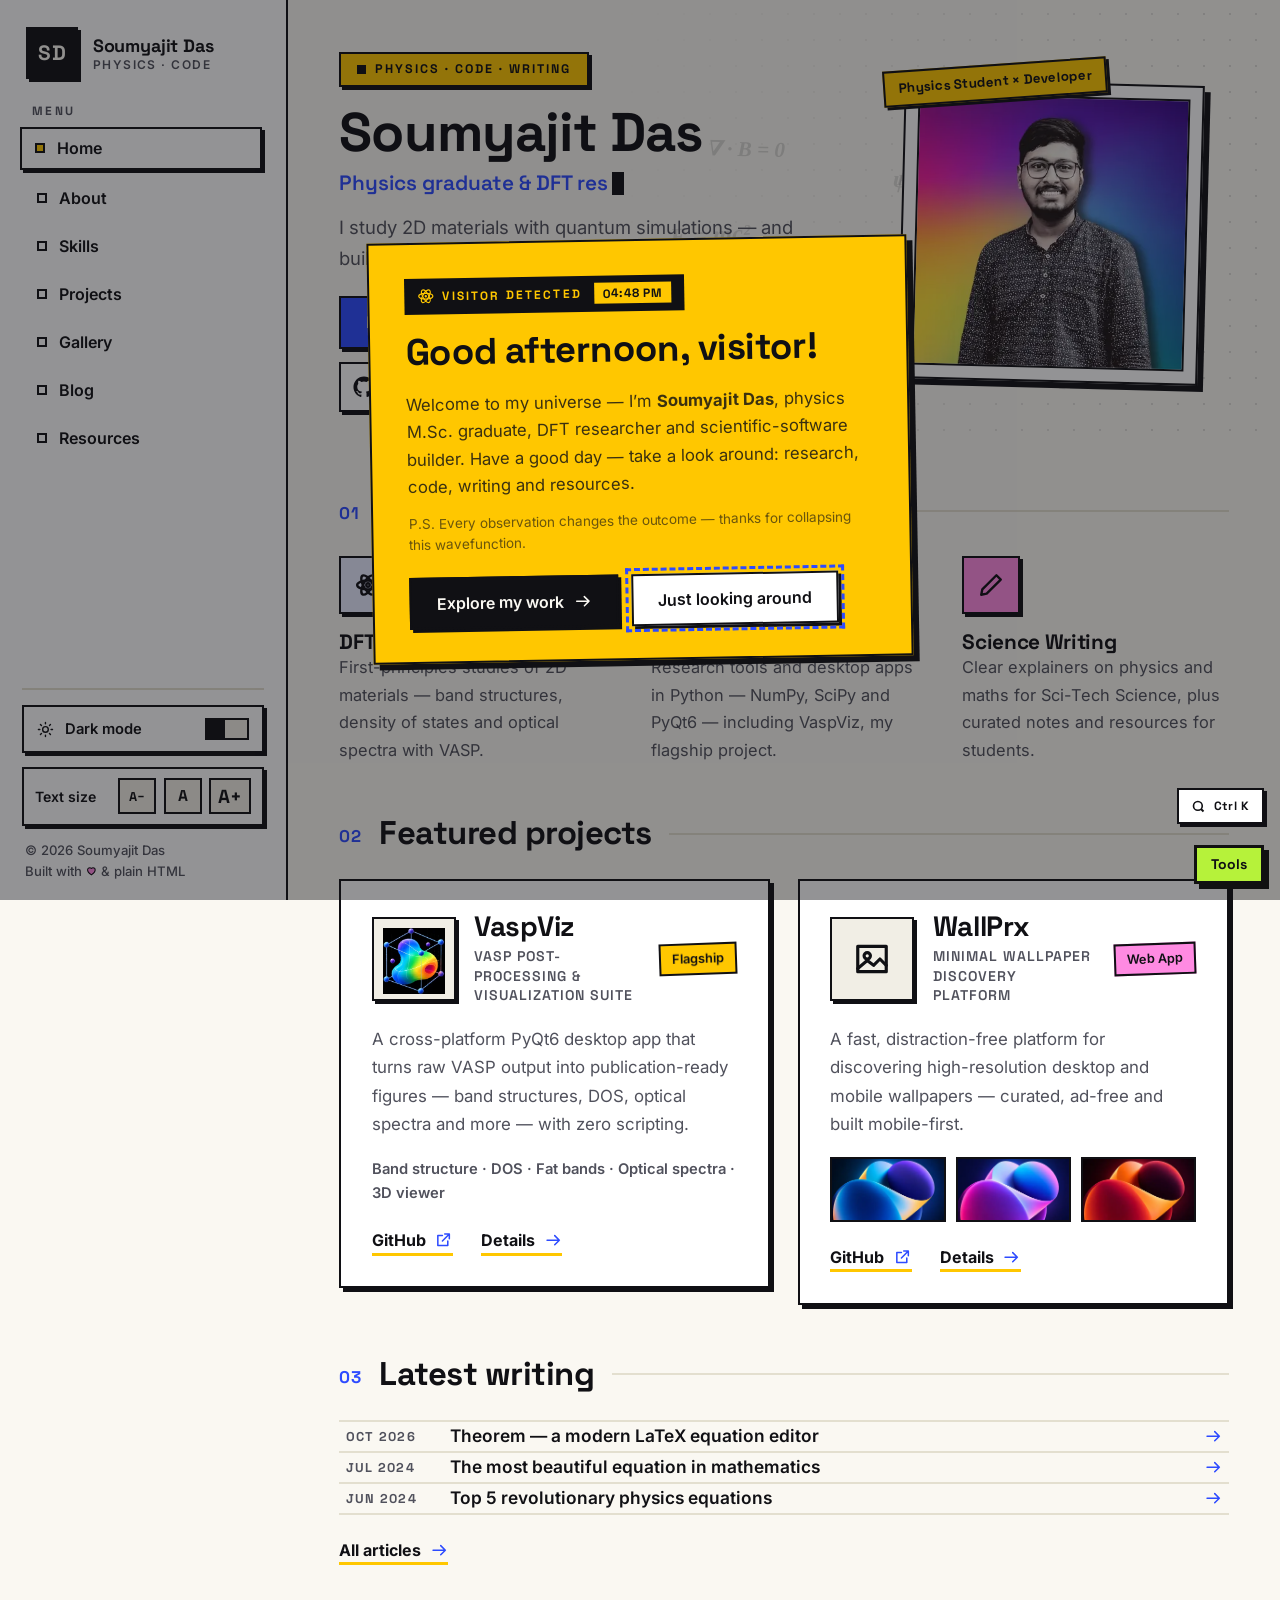
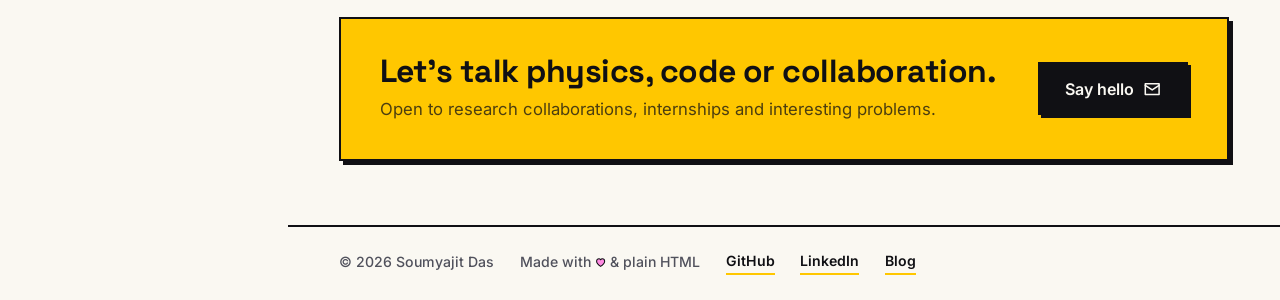
<file: index.html>
<!DOCTYPE html>
<html lang="en">
<head>
<meta charset="utf-8">
<meta name="viewport" content="width=device-width, initial-scale=1">
<title>Soumyajit Das — Physics Researcher & Software Developer</title>
<meta name="description" content="Portfolio of Soumyajit Das — M.Sc. Physics researcher at NIT Silchar working on DFT of 2D materials, creator of VaspViz. Research, projects, writing and resources.">
<meta name="author" content="Soumyajit Das">
<meta name="robots" content="index, follow, max-image-preview:large">
<link rel="canonical" href="https://soumyajit9696.github.io/">
<meta name="theme-color" content="#FAF8F2" media="(prefers-color-scheme: light)">
<meta name="theme-color" content="#14151A" media="(prefers-color-scheme: dark)">
<meta property="og:site_name" content="Soumyajit Das — Portfolio">
<meta property="og:type" content="website">
<meta property="og:title" content="Soumyajit Das — Physics Researcher & Software Developer">
<meta property="og:description" content="Portfolio of Soumyajit Das — M.Sc. Physics researcher at NIT Silchar working on DFT of 2D materials, creator of VaspViz. Research, projects, writing and resources.">
<meta property="og:url" content="https://soumyajit9696.github.io/">
<meta property="og:image" content="https://soumyajit9696.github.io/images/abtt.webp">
<meta property="og:image:width" content="420">
<meta property="og:image:height" content="420">
<meta property="og:image:alt" content="Portrait of Soumyajit Das">
<meta name="twitter:card" content="summary">
<meta name="twitter:title" content="Soumyajit Das — Physics Researcher & Software Developer">
<meta name="twitter:description" content="Portfolio of Soumyajit Das — M.Sc. Physics researcher at NIT Silchar working on DFT of 2D materials, creator of VaspViz. Research, projects, writing and resources.">
<meta name="twitter:image" content="https://soumyajit9696.github.io/images/abtt.webp">
<link rel="icon" href="favicon.ico" sizes="any">
<link rel="icon" type="image/svg+xml" href="favicon/favicon.svg">
<link rel="apple-touch-icon" sizes="180x180" href="favicon/apple-touch-icon.png">
<link rel="manifest" href="site.webmanifest">
<link rel="stylesheet" href="style.css?v=20261112">
<link rel="preload" as="image" href="images/abtt.webp" fetchpriority="high">
<link rel="preload" href="fonts/spacegrotesk-var-latin.woff2" as="font" type="font/woff2" crossorigin>
<link rel="preload" href="fonts/inter-var-latin.woff2" as="font" type="font/woff2" crossorigin>
<script>document.documentElement.classList.add('js');var _t=null;try{_t=localStorage.getItem('theme')}catch(e){}(_t==='dark'||(!_t&&matchMedia('(prefers-color-scheme: dark)').matches))&&document.documentElement.setAttribute('data-theme','dark');var _f=null;try{_f=parseFloat(localStorage.getItem('fs'))}catch(e){}if(_f)document.documentElement.style.fontSize=_f+'px'</script>
<script type="application/ld+json">
{"@context":"https://schema.org","@graph":[{"@type":"Person","@id":"https://soumyajit9696.github.io/#person","name":"Soumyajit Das","url":"https://soumyajit9696.github.io/","image":"https://soumyajit9696.github.io/images/abtt.webp","jobTitle":"Physics Researcher & Scientific Software Developer","email":"mailto:dsoumyajit295@gmail.com","description":"M.Sc. Physics researcher at NIT Silchar specialising in density functional theory (DFT) of 2D materials. Creator of VaspViz and WallPrx.","alumniOf":[{"@type":"CollegeOrUniversity","name":"National Institute of Technology Silchar"},{"@type":"CollegeOrUniversity","name":"University of Calcutta"}],"knowsAbout":["Density Functional Theory","VASP","2D Materials","Transition-Metal Dichalcogenides","Condensed Matter Physics","Python","Scientific Computing","PyQt6"],"sameAs":["https://github.com/Soumyajit9696","https://www.linkedin.com/in/soumyajit-das-40a1851b8/","https://sci-tech-science.blogspot.com/"]},{"@type":"WebSite","@id":"https://soumyajit9696.github.io/#website","url":"https://soumyajit9696.github.io/","name":"Soumyajit Das — Portfolio","publisher":{"@id":"https://soumyajit9696.github.io/#person"},"inLanguage":"en"}]}
</script>
</head>
<body>
<a class="skip" href="#main">Skip to content</a>
<svg xmlns="http://www.w3.org/2000/svg" style="display:none" aria-hidden="true">
<symbol id="i-menu" viewBox="0 0 24 24"><path d="M3 6h18M3 12h18M3 18h18"/></symbol>
<symbol id="i-sun" viewBox="0 0 24 24"><circle cx="12" cy="12" r="4"/><path d="M12 2v2m0 16v2M4.9 4.9l1.4 1.4m11.4 11.4l1.4 1.4M2 12h2m16 0h2M4.9 19.1l1.4-1.4M17.7 6.3l1.4-1.4"/></symbol>
<symbol id="i-moon" viewBox="0 0 24 24"><path d="M21 12.8A9 9 0 1 1 11.2 3a7 7 0 0 0 9.8 9.8z"/></symbol>
<symbol id="i-github" viewBox="0 0 24 24"><path fill="currentColor" stroke="none" d="M12 .5C5.65.5.5 5.65.5 12c0 5.08 3.29 9.39 7.86 10.91.58.11.79-.25.79-.56 0-.27-.01-1.17-.02-2.12-3.2.7-3.88-1.36-3.88-1.36-.52-1.33-1.28-1.68-1.28-1.68-1.04-.71.08-.7.08-.7 1.15.08 1.76 1.18 1.76 1.18 1.03 1.76 2.7 1.25 3.35.96.1-.75.4-1.25.72-1.54-2.55-.29-5.24-1.28-5.24-5.68 0-1.26.45-2.28 1.18-3.09-.12-.29-.51-1.46.11-3.05 0 0 .96-.31 3.15 1.18a10.9 10.9 0 0 1 5.74 0c2.19-1.49 3.15-1.18 3.15-1.18.62 1.59.23 2.76.11 3.05.73.81 1.18 1.83 1.18 3.09 0 4.41-2.69 5.38-5.25 5.66.41.35.77 1.05.77 2.12 0 1.53-.01 2.76-.01 3.14 0 .31.21.67.8.56A10.52 10.52 0 0 0 23.5 12C23.5 5.65 18.35.5 12 .5z"/></symbol>
<symbol id="i-linkedin" viewBox="0 0 24 24"><path fill="currentColor" stroke="none" d="M20.45 20.45h-3.55v-5.57c0-1.33-.03-3.04-1.85-3.04-1.85 0-2.14 1.45-2.14 2.94v5.67H9.36V9h3.41v1.56h.05c.47-.9 1.63-1.85 3.36-1.85 3.6 0 4.27 2.37 4.27 5.45v6.29zM5.34 7.43a2.06 2.06 0 1 1 0-4.12 2.06 2.06 0 0 1 0 4.12zM7.12 20.45H3.55V9h3.57v11.45zM22.22 0H1.77C.79 0 0 .77 0 1.72v20.55C0 23.23.79 24 1.77 24h20.45c.98 0 1.78-.77 1.78-1.73V1.72C24 .77 23.2 0 22.22 0z"/></symbol>
<symbol id="i-mail" viewBox="0 0 24 24"><rect x="3" y="5" width="18" height="14"/><path d="M3 7l9 6 9-6"/></symbol>
<symbol id="i-globe" viewBox="0 0 24 24"><circle cx="12" cy="12" r="9"/><path d="M3 12h18M12 3a14 14 0 0 1 0 18 14 14 0 0 1 0-18z"/></symbol>
<symbol id="i-arrow" viewBox="0 0 24 24"><path d="M4 12h16m-6-6l6 6-6 6"/></symbol>
<symbol id="i-ext" viewBox="0 0 24 24"><path d="M14 4h6v6M20 4l-9 9M18 13v6H5V6h6"/></symbol>
<symbol id="i-download" viewBox="0 0 24 24"><path d="M12 3v12m-5-5l5 5 5-5M4 20h16"/></symbol>
<symbol id="i-doc" viewBox="0 0 24 24"><path d="M6 2h9l5 5v15H6z"/><path d="M15 2v5h5M9 12h6m-6 4h6"/></symbol>
<symbol id="i-music" viewBox="0 0 24 24"><path d="M9 18V6l10-2v12"/><circle cx="7" cy="18" r="2.4"/><circle cx="17" cy="16" r="2.4"/></symbol>
<symbol id="i-play" viewBox="0 0 24 24"><path fill="currentColor" stroke="none" d="M7 4l13 8-13 8z"/></symbol>
<symbol id="i-pause" viewBox="0 0 24 24"><path fill="currentColor" stroke="none" d="M6 4h4v16H6zM14 4h4v16h-4z"/></symbol>
<symbol id="i-prev" viewBox="0 0 24 24"><path fill="currentColor" stroke="none" d="M6 4h2v16H6zM20 4l-11 8 11 8z"/></symbol>
<symbol id="i-next" viewBox="0 0 24 24"><path fill="currentColor" stroke="none" d="M16 4h2v16h-2zM4 4l11 8-11 8z"/></symbol>
<symbol id="i-atom" viewBox="0 0 24 24"><circle cx="12" cy="12" r="1.6"/><ellipse cx="12" cy="12" rx="10" ry="4.2"/><ellipse cx="12" cy="12" rx="10" ry="4.2" transform="rotate(60 12 12)"/><ellipse cx="12" cy="12" rx="10" ry="4.2" transform="rotate(120 12 12)"/></symbol>
<symbol id="i-code" viewBox="0 0 24 24"><path d="M8 6l-6 6 6 6m8-12l6 6-6 6M13 4l-2 16"/></symbol>
<symbol id="i-flask" viewBox="0 0 24 24"><path d="M9 3h6M10 3v6L4 19a2 2 0 0 0 1.8 3h12.4A2 2 0 0 0 20 19l-6-10V3M7 15h10"/></symbol>
<symbol id="i-pen" viewBox="0 0 24 24"><path d="M17 3l4 4L8 20l-5 1 1-5z"/></symbol>
<symbol id="i-layers" viewBox="0 0 24 24"><path d="M12 2l10 5-10 5L2 7z"/><path d="M2 12l10 5 10-5M2 17l10 5 10-5"/></symbol>
<symbol id="i-terminal" viewBox="0 0 24 24"><rect x="2" y="4" width="20" height="16"/><path d="M6 9l3 3-3 3M12 15h6"/></symbol>
<symbol id="i-grid" viewBox="0 0 24 24"><rect x="3" y="3" width="8" height="8"/><rect x="13" y="3" width="8" height="8"/><rect x="3" y="13" width="8" height="8"/><rect x="13" y="13" width="8" height="8"/></symbol>
<symbol id="i-cube" viewBox="0 0 24 24"><path d="M12 2l9 5v10l-9 5-9-5V7z"/><path d="M3 7l9 5 9-5M12 12v10"/></symbol>
<symbol id="i-chart" viewBox="0 0 24 24"><path d="M4 20V4M4 20h16M8 16v-5m4 5V8m4 8v-3"/></symbol>
<symbol id="i-monitor" viewBox="0 0 24 24"><rect x="2" y="4" width="20" height="13"/><path d="M8 21h8m-4-4v4"/></symbol>
<symbol id="i-window" viewBox="0 0 24 24"><rect x="2" y="4" width="20" height="16"/><path d="M2 9h20M6 6.5h.01M9 6.5h.01"/></symbol>
<symbol id="i-book" viewBox="0 0 24 24"><path d="M4 4h7a2 2 0 0 1 2 2v14a2 2 0 0 0-2-2H4zM20 4h-7a2 2 0 0 0-2 2v14a2 2 0 0 1 2-2h7z"/></symbol>
<symbol id="i-image" viewBox="0 0 24 24"><rect x="3" y="4" width="18" height="16"/><circle cx="9" cy="10" r="2"/><path d="M3 18l6-5 4 3 4-4 4 4"/></symbol>
<symbol id="i-heart" viewBox="0 0 24 24"><path d="M12 21S3 15.3 3 9.5C3 6.4 5.4 4 8.2 4c1.6 0 3 .8 3.8 2h.1c.8-1.2 2.2-2 3.8-2C18.6 4 21 6.4 21 9.5 21 15.3 12 21 12 21z"/></symbol>
</svg>
<div class="shell">
<aside class="sidebar" id="sidebar">
<a class="brand" href="index.html"><span class="brand-mark" aria-hidden="true">SD</span><span class="brand-text"><strong>Soumyajit Das</strong><small>Physics · Code</small></span></a>
<nav class="nav" aria-label="Primary">
<span class="nav-label">Menu</span>
<a href="index.html" aria-current="page">Home</a>
<a href="about.html">About</a>
<a href="skills.html">Skills</a>
<a href="projects.html">Projects</a>
<a href="gallery.html">Gallery</a>
<a href="blog.html">Blog</a>
<a href="resources.html">Resources</a>
</nav>
<div class="side-foot">
<button class="theme-toggle" role="switch" aria-checked="false" aria-label="Toggle dark mode">
<svg class="icon tt-sun" viewBox="0 0 24 24" aria-hidden="true"><use href="#i-sun"/></svg>
<svg class="icon tt-moon" viewBox="0 0 24 24" aria-hidden="true"><use href="#i-moon"/></svg>
<span class="tt-label">Dark mode</span>
<span class="tt-track"><span class="tt-thumb"></span></span>
</button>
<div class="fs-ctrl">
<span class="fs-label">Text size</span>
<div class="fs-btns" role="group" aria-label="Text size">
<button class="fs-btn" type="button" data-fs="-1" aria-label="Decrease text size">A−</button>
<button class="fs-btn" type="button" data-fs="reset" aria-label="Default text size">A</button>
<button class="fs-btn" type="button" data-fs="1" aria-label="Increase text size">A+</button>
</div>
</div>
<p class="copy">© 2026 Soumyajit Das<br>Built with <svg class="heart" viewBox="0 0 24 24" aria-hidden="true"><use href="#i-heart"/></svg> &amp; plain HTML</p>
</div>
</aside>
<div class="nav-backdrop"></div>
<div class="page">
<header class="topbar">
<button class="nav-toggler" aria-expanded="false" aria-controls="sidebar" aria-label="Open menu"><svg class="icon" viewBox="0 0 24 24" aria-hidden="true"><use href="#i-menu"/></svg></button>
<a class="topbar-brand" href="index.html" aria-label="SD — Soumyajit Das, home"><span class="brand-mark" aria-hidden="true">SD</span></a>
<span class="topbar-title">Home</span>
</header>
<main id="main" class="content">
      <section class="hero">
        <div class="hero-dots" aria-hidden="true"></div>
        <div class="hero-copy">
          <p class="kicker"><span class="sq" aria-hidden="true"></span>Physics · Code · Writing</p>
          <h1 class="h-display">Soumyajit Das</h1>
          <p class="typed-row" aria-label="About me"><span class="typed">Physics graduate &amp; DFT researcher</span><span class="cursor" aria-hidden="true"></span></p>
          <p class="hero-lead">I study 2D materials with quantum simulations — and build the software that makes that research faster.</p>
          <div class="hero-actions">
            <a class="btn btn-primary" href="projects.html">Explore my projects <svg class="icon" viewBox="0 0 24 24" aria-hidden="true"><use href="#i-arrow"/></svg></a>
            <a class="btn" href="about.html">About me <svg class="icon" viewBox="0 0 24 24" aria-hidden="true"><use href="#i-arrow"/></svg></a>
            <span class="actions-div" aria-hidden="true"></span>
            <a class="soc" href="https://github.com/Soumyajit9696" target="_blank" rel="noopener" aria-label="GitHub profile"><svg class="icon" viewBox="0 0 24 24" aria-hidden="true"><use href="#i-github"/></svg></a>
            <a class="soc" href="https://www.linkedin.com/in/soumyajit-das-40a1851b8/" target="_blank" rel="noopener" aria-label="LinkedIn profile"><svg class="icon" viewBox="0 0 24 24" aria-hidden="true"><use href="#i-linkedin"/></svg></a>
            <a class="soc" href="mailto:dsoumyajit295@gmail.com" aria-label="Email Soumyajit"><svg class="icon" viewBox="0 0 24 24" aria-hidden="true"><use href="#i-mail"/></svg></a>
            <a class="soc" href="https://sci-tech-science.blogspot.com/" target="_blank" rel="noopener" aria-label="Sci-Tech Science blog"><svg class="icon" viewBox="0 0 24 24" aria-hidden="true"><use href="#i-globe"/></svg></a>
          </div>
        </div>
        <figure class="hero-fig">
          <span class="badge badge-1">Physics Student &times; Developer</span>
          <div class="portrait-card">
            <img src="images/abtt.webp" alt="Portrait of Soumyajit Das" width="420" height="420" fetchpriority="high" decoding="async">
          </div>
        </figure>
      </section>

      <section class="sec">
        <div class="sec-head">
          <span class="sec-num" aria-hidden="true">01</span>
          <h2 class="sec-title">What I do</h2>
          <span class="sec-rule" aria-hidden="true"></span>
        </div>
        <div class="feat-grid">
          <div class="feat rv">
            <span class="feat-ico di-b"><svg class="icon" viewBox="0 0 24 24" aria-hidden="true"><use href="#i-atom"/></svg></span>
            <div>
              <h3>DFT Research</h3>
              <p>First-principles studies of 2D materials — band structures, density of states and optical spectra with VASP.</p>
            </div>
          </div>
          <div class="feat rv d1">
            <span class="feat-ico di-y"><svg class="icon" viewBox="0 0 24 24" aria-hidden="true"><use href="#i-code"/></svg></span>
            <div>
              <h3>Scientific Software</h3>
              <p>Research tools and desktop apps in Python — NumPy, SciPy and PyQt6 — including VaspViz, my flagship project.</p>
            </div>
          </div>
          <div class="feat rv d2">
            <span class="feat-ico di-p"><svg class="icon" viewBox="0 0 24 24" aria-hidden="true"><use href="#i-pen"/></svg></span>
            <div>
              <h3>Science Writing</h3>
              <p>Clear explainers on physics and maths for Sci-Tech Science, plus curated notes and resources for students.</p>
            </div>
          </div>
        </div>
      </section>

      <section class="sec">
        <div class="sec-head">
          <span class="sec-num" aria-hidden="true">02</span>
          <h2 class="sec-title">Featured projects</h2>
          <span class="sec-rule" aria-hidden="true"></span>
        </div>
        <div class="grid-2">
          <article class="card card-hover proj rv">
            <div class="proj-top">
              <span class="proj-logo"><img src="images/vaspviz_logo.webp" alt="VaspViz logo" width="200" height="215" loading="lazy" decoding="async"></span>
              <div class="proj-id">
                <h3 class="proj-name">VaspViz</h3>
                <p class="proj-tagline">VASP post-processing &amp; visualization suite</p>
              </div>
              <span class="chip chip-y proj-flag">Flagship</span>
            </div>
            <p class="proj-desc">A cross-platform PyQt6 desktop app that turns raw VASP output into publication-ready figures — band structures, DOS, optical spectra and more — with zero scripting.</p>
            <p class="tag-line dim">Band structure · DOS · Fat bands · Optical spectra · 3D viewer</p>
            <div class="proj-foot">
              <a class="arrow-link" href="https://github.com/Soumyajit9696/VaspViz" target="_blank" rel="noopener">GitHub <svg class="icon" viewBox="0 0 24 24" aria-hidden="true"><use href="#i-ext"/></svg></a>
              <a class="arrow-link" href="projects.html">Details <svg class="icon" viewBox="0 0 24 24" aria-hidden="true"><use href="#i-arrow"/></svg></a>
            </div>
          </article>
          <article class="card card-hover proj rv d1">
            <div class="proj-top">
              <span class="proj-logo"><svg class="icon" viewBox="0 0 24 24" aria-hidden="true"><use href="#i-image"/></svg></span>
              <div class="proj-id">
                <h3 class="proj-name">WallPrx</h3>
                <p class="proj-tagline">Minimal wallpaper discovery platform</p>
              </div>
              <span class="chip chip-p proj-flag">Web App</span>
            </div>
            <p class="proj-desc">A fast, distraction-free platform for discovering high-resolution desktop and mobile wallpapers — curated, ad-free and built mobile-first.</p>
            <div class="wall-strip" aria-hidden="true">
              <img src="images/wallprx/wall4.webp" alt="" width="480" height="270" loading="lazy" decoding="async">
              <img src="images/wallprx/wall5.webp" alt="" width="480" height="270" loading="lazy" decoding="async">
              <img src="images/wallprx/wall6.webp" alt="" width="480" height="270" loading="lazy" decoding="async">
            </div>
            <div class="proj-foot">
              <a class="arrow-link" href="https://github.com/Soumyajit9696/WallPrx" target="_blank" rel="noopener">GitHub <svg class="icon" viewBox="0 0 24 24" aria-hidden="true"><use href="#i-ext"/></svg></a>
              <a class="arrow-link" href="projects.html">Details <svg class="icon" viewBox="0 0 24 24" aria-hidden="true"><use href="#i-arrow"/></svg></a>
            </div>
          </article>
        </div>
      </section>

      <section class="sec">
        <div class="sec-head">
          <span class="sec-num" aria-hidden="true">03</span>
          <h2 class="sec-title">Latest writing</h2>
          <span class="sec-rule" aria-hidden="true"></span>
        </div>
        <div class="post-list">
          <a class="post-line rv" href="https://sci-tech-science.blogspot.com/2026/10/theorem-latex-equation-editor" target="_blank" rel="noopener">
            <span class="pl-date">Oct 2026</span>
            <b>Theorem — a modern LaTeX equation editor</b>
            <svg class="icon" viewBox="0 0 24 24" aria-hidden="true"><use href="#i-arrow"/></svg>
          </a>
          <a class="post-line rv d1" href="https://sci-tech-science.blogspot.com/2024/07/most btfl equation.html" target="_blank" rel="noopener">
            <span class="pl-date">Jul 2024</span>
            <b>The most beautiful equation in mathematics</b>
            <svg class="icon" viewBox="0 0 24 24" aria-hidden="true"><use href="#i-arrow"/></svg>
          </a>
          <a class="post-line rv d2" href="https://sci-tech-science.blogspot.com/2024/06/top-5-physics-equation.html" target="_blank" rel="noopener">
            <span class="pl-date">Jun 2024</span>
            <b>Top 5 revolutionary physics equations</b>
            <svg class="icon" viewBox="0 0 24 24" aria-hidden="true"><use href="#i-arrow"/></svg>
          </a>
        </div>
        <p style="margin:1.4rem 0 0"><a class="arrow-link" href="blog.html">All articles <svg class="icon" viewBox="0 0 24 24" aria-hidden="true"><use href="#i-arrow"/></svg></a></p>
      </section>

      <section class="cta-banner rv">
        <div>
          <h2>Let's talk physics, code or collaboration.</h2>
          <p>Open to research collaborations, internships and interesting problems.</p>
        </div>
        <a class="btn btn-ink" href="mailto:dsoumyajit295@gmail.com">Say hello <svg class="icon" viewBox="0 0 24 24" aria-hidden="true"><use href="#i-mail"/></svg></a>
      </section>
</main>
<footer class="foot">
<span>© 2026 Soumyajit Das</span>
<span>Made with <svg class="heart" viewBox="0 0 24 24" aria-hidden="true"><use href="#i-heart"/></svg> &amp; plain HTML</span>
<a href="https://github.com/Soumyajit9696" target="_blank" rel="noopener">GitHub</a>
<a href="https://www.linkedin.com/in/soumyajit-das-40a1851b8/" target="_blank" rel="noopener">LinkedIn</a>
<a href="https://sci-tech-science.blogspot.com/" target="_blank" rel="noopener">Blog</a>
</footer>
</div>
</div>
<script src="js/main.js?v=20261105" defer></script>
<script>window.BRUTAL_TOOLS={email:"dsoumyajit295@gmail.com",links:[{label:"GitHub \u2014 Soumyajit9696",url:"https://github.com/Soumyajit9696"},{label:"LinkedIn",url:"https://www.linkedin.com/in/soumyajit-das-40a1851b8/"},{label:"Sci-Tech Science (blog)",url:"https://sci-tech-science.blogspot.com/"}],bibtex:"@misc{das2026website,\n  author = {Das, Soumyajit},\n  title  = {Soumyajit Das -- Personal Portfolio Website},\n  year   = {2026},\n  url    = {https://soumyajit9696.github.io/},\n  note   = {M.Sc. Physics, NIT Silchar. Creator of VaspViz: https://github.com/Soumyajit9696/VaspViz}\n}"};</script>
<script src="js/brutal-tools.js?v=20261110" defer></script>
<script src="js/cursor.js?v=20261102" defer></script>
<script src="js/palette.js?v=20261110" defer></script>
<script src="js/physics-fx.js?v=20261103" defer></script>
</body>
</html>
</file>
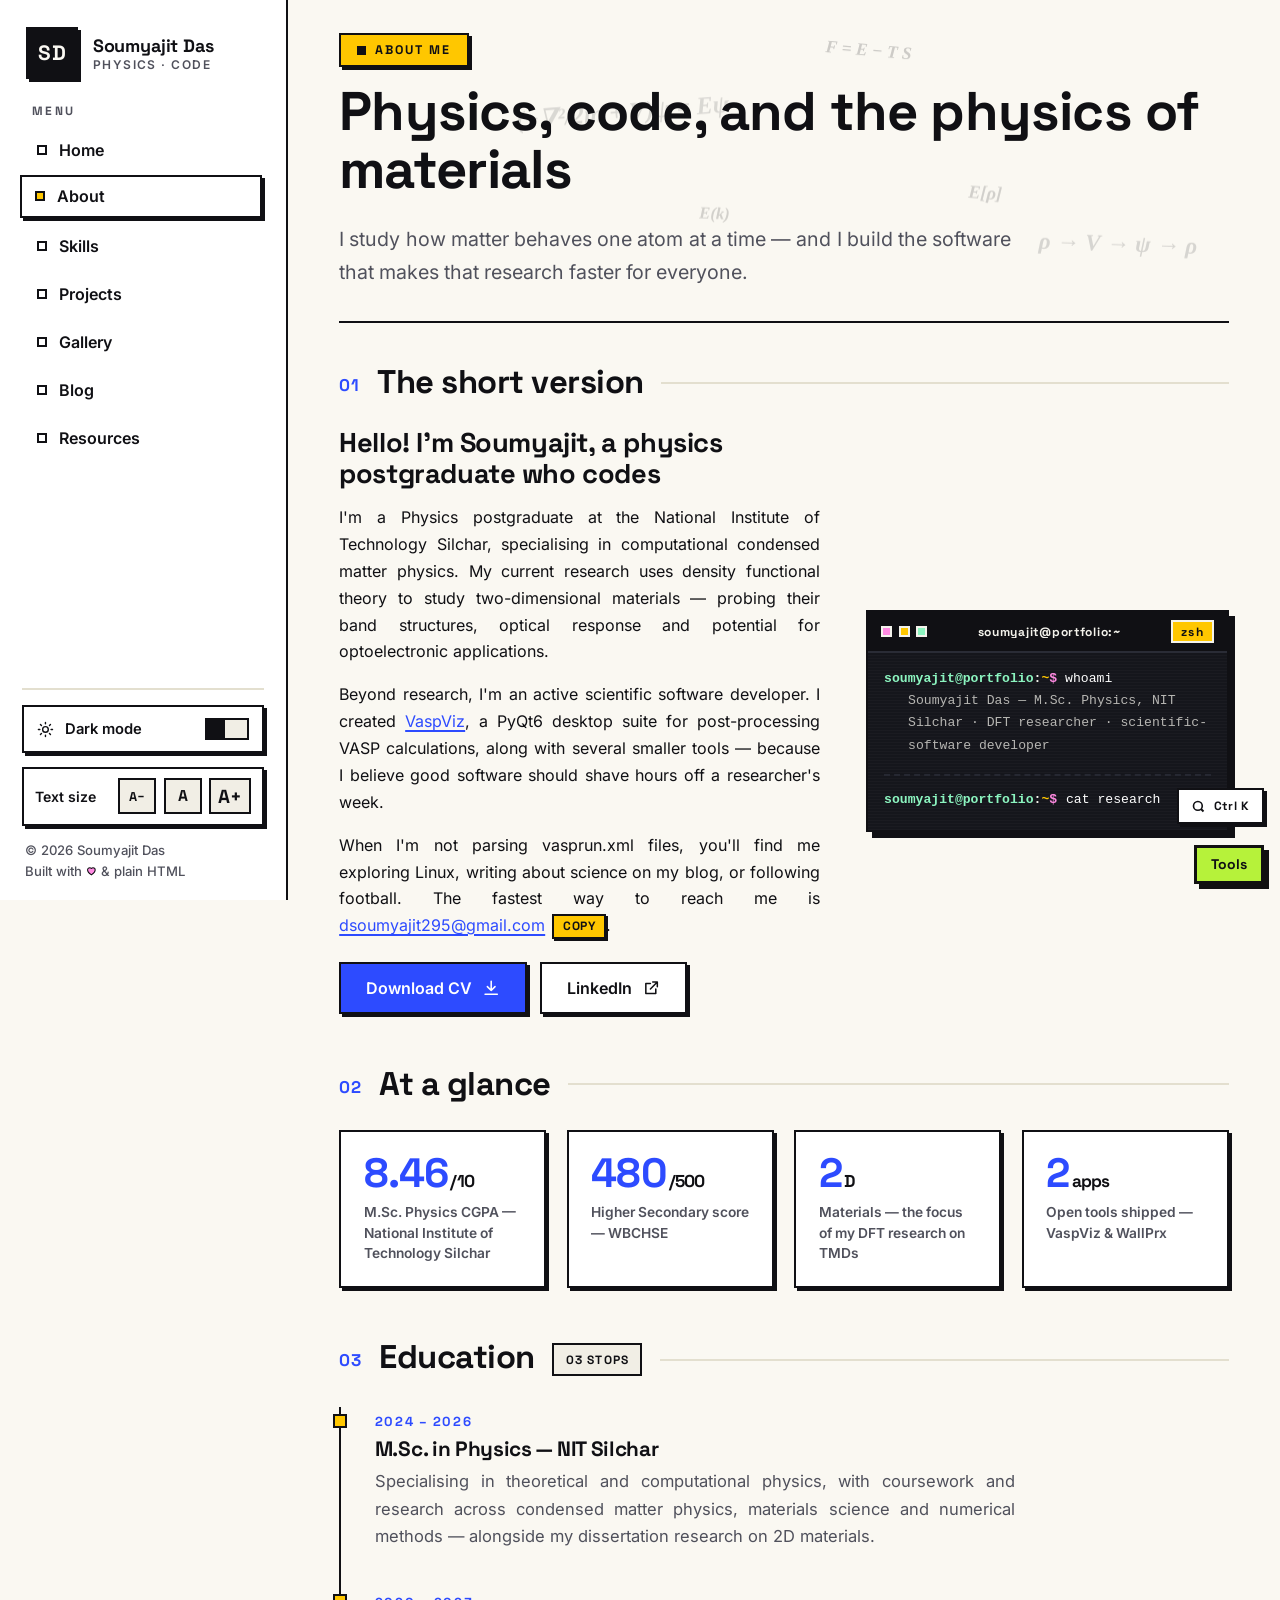
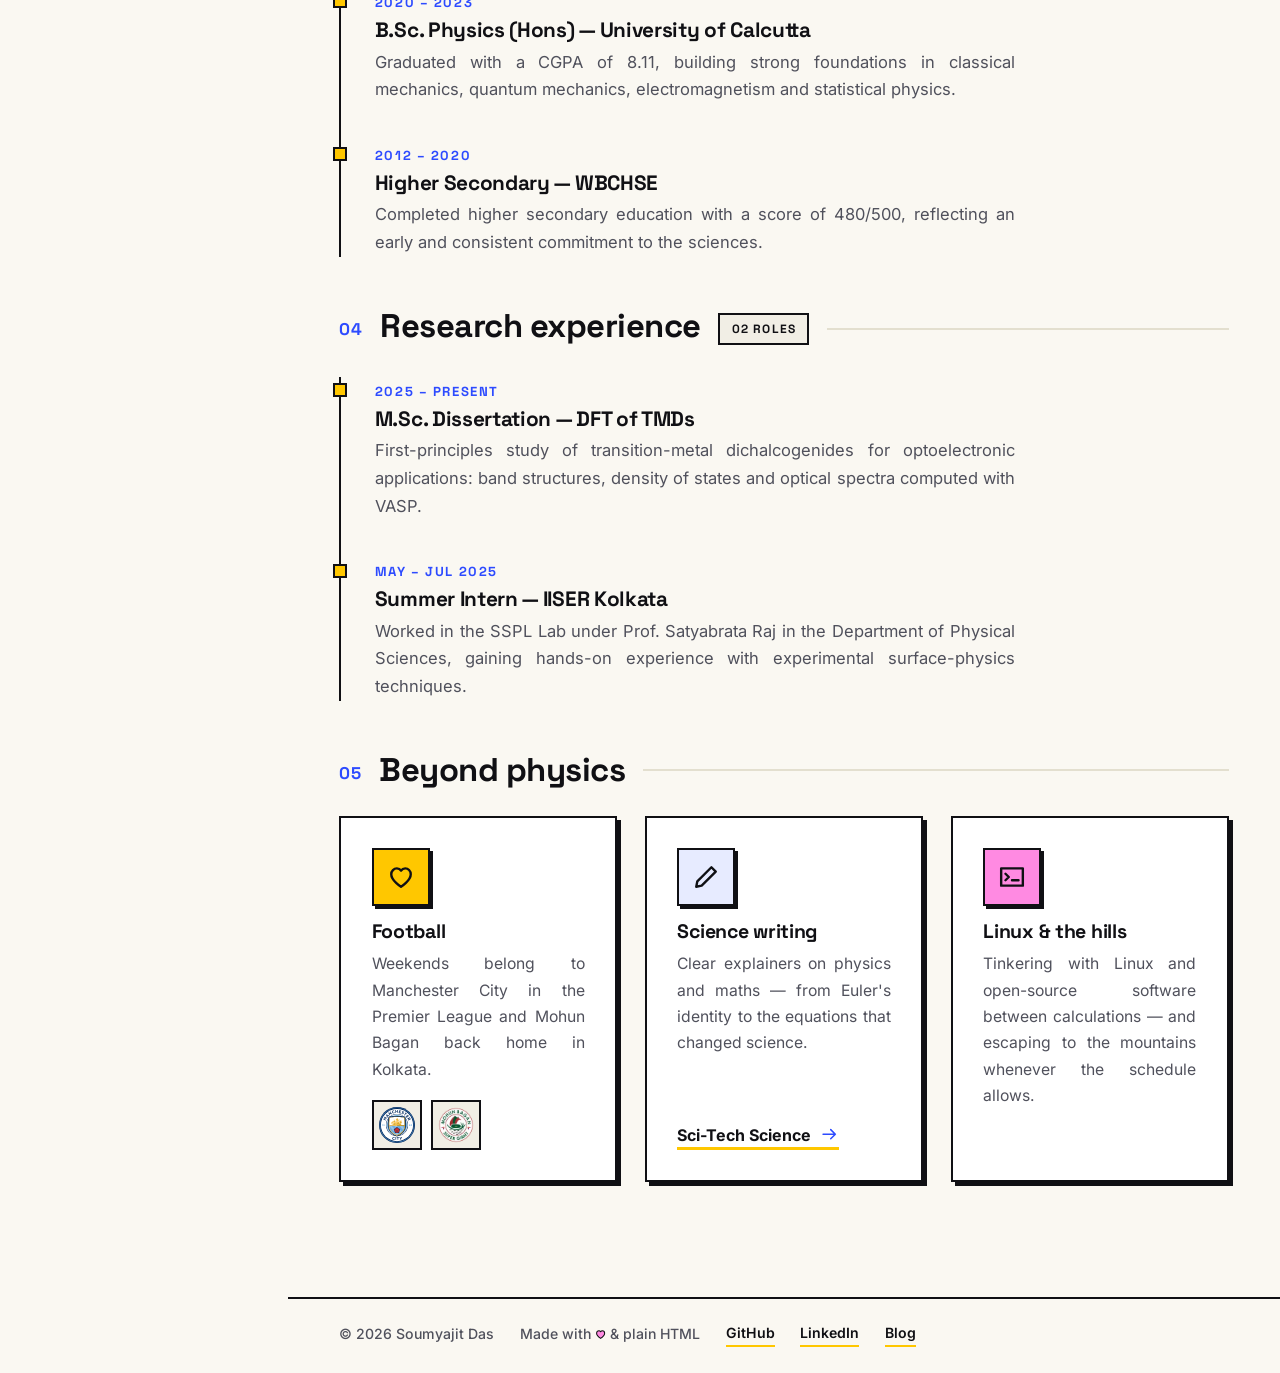
<file: about.html>
<!DOCTYPE html>
<html lang="en">
<head>
<meta charset="utf-8">
<meta name="viewport" content="width=device-width, initial-scale=1">
<title>About Soumyajit Das — Physics, Code & Materials Research</title>
<meta name="description" content="M.Sc. Physics postgraduate at NIT Silchar specialising in DFT of 2D materials. Education, research experience and the story so far — a physics postgraduate who codes.">
<meta name="author" content="Soumyajit Das">
<meta name="robots" content="index, follow, max-image-preview:large">
<link rel="canonical" href="https://soumyajit9696.github.io/about.html">
<meta name="theme-color" content="#FAF8F2" media="(prefers-color-scheme: light)">
<meta name="theme-color" content="#14151A" media="(prefers-color-scheme: dark)">
<meta property="og:site_name" content="Soumyajit Das — Portfolio">
<meta property="og:type" content="website">
<meta property="og:title" content="About Soumyajit Das — Physics, Code & Materials Research">
<meta property="og:description" content="M.Sc. Physics postgraduate at NIT Silchar specialising in DFT of 2D materials. Education, research experience and the story so far — a physics postgraduate who codes.">
<meta property="og:url" content="https://soumyajit9696.github.io/about.html">
<meta property="og:image" content="https://soumyajit9696.github.io/images/about.webp">
<meta property="og:image:width" content="520">
<meta property="og:image:height" content="520">
<meta property="og:image:alt" content="Soumyajit Das">
<meta name="twitter:card" content="summary">
<meta name="twitter:title" content="About Soumyajit Das — Physics, Code & Materials Research">
<meta name="twitter:description" content="M.Sc. Physics postgraduate at NIT Silchar specialising in DFT of 2D materials. Education, research experience and the story so far — a physics postgraduate who codes.">
<meta name="twitter:image" content="https://soumyajit9696.github.io/images/about.webp">
<link rel="icon" href="favicon.ico" sizes="any">
<link rel="icon" type="image/svg+xml" href="favicon/favicon.svg">
<link rel="apple-touch-icon" sizes="180x180" href="favicon/apple-touch-icon.png">
<link rel="manifest" href="site.webmanifest">
<link rel="stylesheet" href="style.css?v=20261112">
<link rel="preload" href="fonts/spacegrotesk-var-latin.woff2" as="font" type="font/woff2" crossorigin>
<link rel="preload" href="fonts/inter-var-latin.woff2" as="font" type="font/woff2" crossorigin>
<script>document.documentElement.classList.add('js');var _t=null;try{_t=localStorage.getItem('theme')}catch(e){}(_t==='dark'||(!_t&&matchMedia('(prefers-color-scheme: dark)').matches))&&document.documentElement.setAttribute('data-theme','dark');var _f=null;try{_f=parseFloat(localStorage.getItem('fs'))}catch(e){}if(_f)document.documentElement.style.fontSize=_f+'px'</script>
<script type="application/ld+json">
{"@context":"https://schema.org","@graph":[{"@type":"BreadcrumbList","itemListElement":[{"@type":"ListItem","position":1,"name":"Home","item":"https://soumyajit9696.github.io/"},{"@type":"ListItem","position":2,"name":"About","item":"https://soumyajit9696.github.io/about.html"}]},{"@type":"AboutPage","@id":"https://soumyajit9696.github.io/about.html#webpage","url":"https://soumyajit9696.github.io/about.html","name":"About Soumyajit Das","about":{"@id":"https://soumyajit9696.github.io/#person"},"isPartOf":{"@id":"https://soumyajit9696.github.io/#website"}}]}
</script>
</head>
<body class="pg-about">
<a class="skip" href="#main">Skip to content</a>
<svg xmlns="http://www.w3.org/2000/svg" style="display:none" aria-hidden="true">
<symbol id="i-menu" viewBox="0 0 24 24"><path d="M3 6h18M3 12h18M3 18h18"/></symbol>
<symbol id="i-sun" viewBox="0 0 24 24"><circle cx="12" cy="12" r="4"/><path d="M12 2v2m0 16v2M4.9 4.9l1.4 1.4m11.4 11.4l1.4 1.4M2 12h2m16 0h2M4.9 19.1l1.4-1.4M17.7 6.3l1.4-1.4"/></symbol>
<symbol id="i-moon" viewBox="0 0 24 24"><path d="M21 12.8A9 9 0 1 1 11.2 3a7 7 0 0 0 9.8 9.8z"/></symbol>
<symbol id="i-github" viewBox="0 0 24 24"><path fill="currentColor" stroke="none" d="M12 .5C5.65.5.5 5.65.5 12c0 5.08 3.29 9.39 7.86 10.91.58.11.79-.25.79-.56 0-.27-.01-1.17-.02-2.12-3.2.7-3.88-1.36-3.88-1.36-.52-1.33-1.28-1.68-1.28-1.68-1.04-.71.08-.7.08-.7 1.15.08 1.76 1.18 1.76 1.18 1.03 1.76 2.7 1.25 3.35.96.1-.75.4-1.25.72-1.54-2.55-.29-5.24-1.28-5.24-5.68 0-1.26.45-2.28 1.18-3.09-.12-.29-.51-1.46.11-3.05 0 0 .96-.31 3.15 1.18a10.9 10.9 0 0 1 5.74 0c2.19-1.49 3.15-1.18 3.15-1.18.62 1.59.23 2.76.11 3.05.73.81 1.18 1.83 1.18 3.09 0 4.41-2.69 5.38-5.25 5.66.41.35.77 1.05.77 2.12 0 1.53-.01 2.76-.01 3.14 0 .31.21.67.8.56A10.52 10.52 0 0 0 23.5 12C23.5 5.65 18.35.5 12 .5z"/></symbol>
<symbol id="i-linkedin" viewBox="0 0 24 24"><path fill="currentColor" stroke="none" d="M20.45 20.45h-3.55v-5.57c0-1.33-.03-3.04-1.85-3.04-1.85 0-2.14 1.45-2.14 2.94v5.67H9.36V9h3.41v1.56h.05c.47-.9 1.63-1.85 3.36-1.85 3.6 0 4.27 2.37 4.27 5.45v6.29zM5.34 7.43a2.06 2.06 0 1 1 0-4.12 2.06 2.06 0 0 1 0 4.12zM7.12 20.45H3.55V9h3.57v11.45zM22.22 0H1.77C.79 0 0 .77 0 1.72v20.55C0 23.23.79 24 1.77 24h20.45c.98 0 1.78-.77 1.78-1.73V1.72C24 .77 23.2 0 22.22 0z"/></symbol>
<symbol id="i-mail" viewBox="0 0 24 24"><rect x="3" y="5" width="18" height="14"/><path d="M3 7l9 6 9-6"/></symbol>
<symbol id="i-globe" viewBox="0 0 24 24"><circle cx="12" cy="12" r="9"/><path d="M3 12h18M12 3a14 14 0 0 1 0 18 14 14 0 0 1 0-18z"/></symbol>
<symbol id="i-arrow" viewBox="0 0 24 24"><path d="M4 12h16m-6-6l6 6-6 6"/></symbol>
<symbol id="i-ext" viewBox="0 0 24 24"><path d="M14 4h6v6M20 4l-9 9M18 13v6H5V6h6"/></symbol>
<symbol id="i-download" viewBox="0 0 24 24"><path d="M12 3v12m-5-5l5 5 5-5M4 20h16"/></symbol>
<symbol id="i-doc" viewBox="0 0 24 24"><path d="M6 2h9l5 5v15H6z"/><path d="M15 2v5h5M9 12h6m-6 4h6"/></symbol>
<symbol id="i-music" viewBox="0 0 24 24"><path d="M9 18V6l10-2v12"/><circle cx="7" cy="18" r="2.4"/><circle cx="17" cy="16" r="2.4"/></symbol>
<symbol id="i-play" viewBox="0 0 24 24"><path fill="currentColor" stroke="none" d="M7 4l13 8-13 8z"/></symbol>
<symbol id="i-pause" viewBox="0 0 24 24"><path fill="currentColor" stroke="none" d="M6 4h4v16H6zM14 4h4v16h-4z"/></symbol>
<symbol id="i-prev" viewBox="0 0 24 24"><path fill="currentColor" stroke="none" d="M6 4h2v16H6zM20 4l-11 8 11 8z"/></symbol>
<symbol id="i-next" viewBox="0 0 24 24"><path fill="currentColor" stroke="none" d="M16 4h2v16h-2zM4 4l11 8-11 8z"/></symbol>
<symbol id="i-atom" viewBox="0 0 24 24"><circle cx="12" cy="12" r="1.6"/><ellipse cx="12" cy="12" rx="10" ry="4.2"/><ellipse cx="12" cy="12" rx="10" ry="4.2" transform="rotate(60 12 12)"/><ellipse cx="12" cy="12" rx="10" ry="4.2" transform="rotate(120 12 12)"/></symbol>
<symbol id="i-code" viewBox="0 0 24 24"><path d="M8 6l-6 6 6 6m8-12l6 6-6 6M13 4l-2 16"/></symbol>
<symbol id="i-flask" viewBox="0 0 24 24"><path d="M9 3h6M10 3v6L4 19a2 2 0 0 0 1.8 3h12.4A2 2 0 0 0 20 19l-6-10V3M7 15h10"/></symbol>
<symbol id="i-pen" viewBox="0 0 24 24"><path d="M17 3l4 4L8 20l-5 1 1-5z"/></symbol>
<symbol id="i-layers" viewBox="0 0 24 24"><path d="M12 2l10 5-10 5L2 7z"/><path d="M2 12l10 5 10-5M2 17l10 5 10-5"/></symbol>
<symbol id="i-terminal" viewBox="0 0 24 24"><rect x="2" y="4" width="20" height="16"/><path d="M6 9l3 3-3 3M12 15h6"/></symbol>
<symbol id="i-grid" viewBox="0 0 24 24"><rect x="3" y="3" width="8" height="8"/><rect x="13" y="3" width="8" height="8"/><rect x="3" y="13" width="8" height="8"/><rect x="13" y="13" width="8" height="8"/></symbol>
<symbol id="i-cube" viewBox="0 0 24 24"><path d="M12 2l9 5v10l-9 5-9-5V7z"/><path d="M3 7l9 5 9-5M12 12v10"/></symbol>
<symbol id="i-chart" viewBox="0 0 24 24"><path d="M4 20V4M4 20h16M8 16v-5m4 5V8m4 8v-3"/></symbol>
<symbol id="i-monitor" viewBox="0 0 24 24"><rect x="2" y="4" width="20" height="13"/><path d="M8 21h8m-4-4v4"/></symbol>
<symbol id="i-window" viewBox="0 0 24 24"><rect x="2" y="4" width="20" height="16"/><path d="M2 9h20M6 6.5h.01M9 6.5h.01"/></symbol>
<symbol id="i-book" viewBox="0 0 24 24"><path d="M4 4h7a2 2 0 0 1 2 2v14a2 2 0 0 0-2-2H4zM20 4h-7a2 2 0 0 0-2 2v14a2 2 0 0 1 2-2h7z"/></symbol>
<symbol id="i-image" viewBox="0 0 24 24"><rect x="3" y="4" width="18" height="16"/><circle cx="9" cy="10" r="2"/><path d="M3 18l6-5 4 3 4-4 4 4"/></symbol>
<symbol id="i-heart" viewBox="0 0 24 24"><path d="M12 21S3 15.3 3 9.5C3 6.4 5.4 4 8.2 4c1.6 0 3 .8 3.8 2h.1c.8-1.2 2.2-2 3.8-2C18.6 4 21 6.4 21 9.5 21 15.3 12 21 12 21z"/></symbol>
</svg>
<div class="shell">
<aside class="sidebar" id="sidebar">
<a class="brand" href="index.html"><span class="brand-mark" aria-hidden="true">SD</span><span class="brand-text"><strong>Soumyajit Das</strong><small>Physics · Code</small></span></a>
<nav class="nav" aria-label="Primary">
<span class="nav-label">Menu</span>
<a href="index.html">Home</a>
<a href="about.html" aria-current="page">About</a>
<a href="skills.html">Skills</a>
<a href="projects.html">Projects</a>
<a href="gallery.html">Gallery</a>
<a href="blog.html">Blog</a>
<a href="resources.html">Resources</a>
</nav>
<div class="side-foot">
<button class="theme-toggle" role="switch" aria-checked="false" aria-label="Toggle dark mode">
<svg class="icon tt-sun" viewBox="0 0 24 24" aria-hidden="true"><use href="#i-sun"/></svg>
<svg class="icon tt-moon" viewBox="0 0 24 24" aria-hidden="true"><use href="#i-moon"/></svg>
<span class="tt-label">Dark mode</span>
<span class="tt-track"><span class="tt-thumb"></span></span>
</button>
<div class="fs-ctrl">
<span class="fs-label">Text size</span>
<div class="fs-btns" role="group" aria-label="Text size">
<button class="fs-btn" type="button" data-fs="-1" aria-label="Decrease text size">A−</button>
<button class="fs-btn" type="button" data-fs="reset" aria-label="Default text size">A</button>
<button class="fs-btn" type="button" data-fs="1" aria-label="Increase text size">A+</button>
</div>
</div>
<p class="copy">© 2026 Soumyajit Das<br>Built with <svg class="heart" viewBox="0 0 24 24" aria-hidden="true"><use href="#i-heart"/></svg> &amp; plain HTML</p>
</div>
</aside>
<div class="nav-backdrop"></div>
<div class="page">
<header class="topbar">
<button class="nav-toggler" aria-expanded="false" aria-controls="sidebar" aria-label="Open menu"><svg class="icon" viewBox="0 0 24 24" aria-hidden="true"><use href="#i-menu"/></svg></button>
<a class="topbar-brand" href="index.html" aria-label="SD — Soumyajit Das, home"><span class="brand-mark" aria-hidden="true">SD</span></a>
<span class="topbar-title">About</span>
</header>
<main id="main" class="content">
      <header class="page-head">
        <p class="kicker"><span class="sq" aria-hidden="true"></span>About Me</p>
        <h1 class="h-display">Physics, code, and the physics of materials</h1>
        <p class="lead">I study how matter behaves one atom at a time — and I build the software that makes that research faster for everyone.</p>
      </header>

      <section class="sec" style="margin-top:0">
        <div class="sec-head">
          <span class="sec-num" aria-hidden="true">01</span>
          <h2 class="sec-title">The short version</h2>
          <span class="sec-rule" aria-hidden="true"></span>
        </div>
        <div class="about-hero">
          <div class="about-bio rv">
            <h2 class="bio-title">Hello! I'm Soumyajit, a physics postgraduate who codes</h2>
            <p>I'm a Physics postgraduate at the National Institute of Technology Silchar, specialising in computational condensed matter physics. My current research uses density functional theory to study two-dimensional materials — probing their band structures, optical response and potential for optoelectronic applications.</p>
            <p>Beyond research, I'm an active scientific software developer. I created <a href="projects.html">VaspViz</a>, a PyQt6 desktop suite for post-processing VASP calculations, along with several smaller tools — because I believe good software should shave hours off a researcher's week.</p>
            <p>When I'm not parsing vasprun.xml files, you'll find me exploring Linux, writing about science on my blog, or following football. The fastest way to reach me is <a href="mailto:dsoumyajit295@gmail.com">dsoumyajit295@gmail.com</a><button class="copy-mail" type="button" data-copy="dsoumyajit295@gmail.com" aria-label="Copy email address">Copy</button>.</p>
            <div class="hero-actions">
              <a class="btn btn-primary" href="docs/SOUMYAJIT_DAS_CV.pdf" target="_blank" rel="noopener">Download CV <svg class="icon" viewBox="0 0 24 24" aria-hidden="true"><use href="#i-download"/></svg></a>
              <a class="btn" href="https://www.linkedin.com/in/soumyajit-das-40a1851b8/" target="_blank" rel="noopener">LinkedIn <svg class="icon" viewBox="0 0 24 24" aria-hidden="true"><use href="#i-ext"/></svg></a>
            </div>
          </div>

          <div class="term rv d1" id="about-term">
            <div class="term-bar">
              <span class="term-dots" aria-hidden="true"><i></i><i></i><i></i></span>
              <span class="term-title">soumyajit@portfolio:~</span>
              <span class="term-tag">zsh</span>
            </div>
            <div class="term-body" id="term-body">
              <div class="t-log" id="t-log" role="log" aria-live="polite" aria-label="Terminal output"></div>
              <div class="t-in-row">
                <span class="tp" aria-hidden="true">soumyajit@portfolio<span class="tp-c">:</span><span class="tp-p">~</span><span class="tp-d">$</span></span>
                <input class="t-in" id="t-in" type="text" autocomplete="off" autocapitalize="off" autocorrect="off" spellcheck="false" enterkeyhint="go" aria-label="Terminal input — type help and press Enter">
              </div>
            </div>
          </div>
        </div>
        <script>
(function(){
  var term=document.getElementById('about-term');
  if(!term)return;
  var log=document.getElementById('t-log'),inp=document.getElementById('t-in');
  var RM=matchMedia('(prefers-reduced-motion: reduce)').matches;
  var HIST=[],HI=-1;
  function esc(s){return s.replace(/&/g,'&amp;').replace(/</g,'&lt;').replace(/>/g,'&gt;')}
  function trim(){while(log.children.length>200)log.removeChild(log.firstChild);log.scrollTop=log.scrollHeight}
  function out(html,cls){var p=document.createElement('p');p.className='to'+(cls?' '+cls:'');p.innerHTML=html||'&nbsp;';log.appendChild(p);trim()}
  function cmdecho(t){var p=document.createElement('p');p.className='tl';p.innerHTML='<span class="tp">soumyajit@portfolio<span class="tp-c">:</span><span class="tp-p">~</span><span class="tp-d">$</span> </span><span class="tc">'+esc(t)+'</span>';log.appendChild(p);trim()}
  function toggleTheme(){var b=document.querySelector('.theme-toggle');if(b)b.click();return document.documentElement.getAttribute('data-theme')=='dark'?'dark':'light'}
  var HELP='available commands:\n  whoami        who is behind this site\n  research      what I study — DFT of 2D materials\n  projects, ls  what I have built\n  education     academic timeline\n  skills        the daily toolbox\n  contact       email + socials\n  cv            open my CV (PDF)\n  theme         toggle dark / light mode\n  date, echo, history, clear';
  function run(raw){
    var s=raw.trim(),parts=s.split(/\s+/),c=parts[0].toLowerCase(),rest=s.slice(parts[0].length).trim();
    switch(c){
      case '': return;
      case 'help': case '?': out(esc(HELP)); return;
      case 'whoami': out('Soumyajit Das — M.Sc. Physics, NIT Silchar · DFT researcher · scientific-software developer'); return;
      case 'research': case 'focus': out('first-principles (DFT) studies of 2D materials\nfocus: TMDs (ZrS2, ZrSe2) — band structures · DOS · optical spectra\ngoal: optoelectronic applications'); return;
      case 'cat':
        if(/focus/.test(rest)){run('research');return}
        if(/edu/.test(rest)){run('education');return}
        if(/cv/i.test(rest)){run('cv');return}
        out('cat: '+esc(rest||'')+': no such file — try \'cat research/focus.txt\''); return;
      case 'projects': case 'ls': case 'dir':
        out('VaspViz/   PyQt6 suite for VASP post-processing\nWallPrx/    minimal wallpaper discovery platform\nTheorem/    live LaTeX equation editor\n<a href="projects.html">all projects → projects.html</a>'); return;
      case 'education': case 'edu': out('M.Sc. Physics — NIT Silchar (2024–2026, computation & condensed matter)\nB.Sc. Physics (Hons) — University of Calcutta (2020–2023, CGPA 8.11)\nHigher Secondary — WBCHSE (480/500)'); return;
      case 'skills': out('Python · NumPy · SciPy · DFT/VASP · Linux · Git · LaTeX\n<a href="skills.html">full periodic table of tools → skills.html</a>'); return;
      case 'contact': out('email    <a href="mailto:dsoumyajit295@gmail.com">dsoumyajit295@gmail.com</a>\ngithub   <a href="https://github.com/Soumyajit9696" target="_blank" rel="noopener">github.com/Soumyajit9696</a>\nlinkedin <a href="https://www.linkedin.com/in/soumyajit-das-40a1851b8/" target="_blank" rel="noopener">/in/soumyajit-das</a>\nblog     <a href="https://sci-tech-science.blogspot.com/" target="_blank" rel="noopener">sci-tech-science.blogspot.com</a>'); return;
      case 'cv': out('CV (PDF, 167 KB) — <a href="docs/SOUMYAJIT_DAS_CV.pdf" target="_blank" rel="noopener">docs/SOUMYAJIT_DAS_CV.pdf</a>'); return;
      case 'theme': out('switched to '+toggleTheme()+' mode'); return;
      case 'date': out(new Date().toString()); return;
      case 'echo': out(esc(rest)||'&nbsp;'); return;
      case 'pwd': out('/home/soumyajit/portfolio'); return;
      case 'history': out(HIST.length?esc(HIST.map(function(h,i){return String(i+1).padStart(3)+'  '+h}).join('\n')):'no history yet'); return;
      case 'clear': log.innerHTML=''; return;
      case 'sudo': out('[sudo] password for guest: ✱✱✱✱✱✱✱✱ — access granted.\n(this terminal holds no secrets — everything is already on the pages above)'); return;
      case 'exit': case 'logout': case 'quit': out('there is no escape from a physics student\u2019s terminal — try \'help\''); return;
      case 'man': out('no man pages in this shell — try \'help\''); return;
      case 'tools': out('open the Tools dock (bottom-right) — clock · cite · links · feedback'); return;
      default: out('zsh: command not found: '+esc(c)+'\ntry \'help\'');
    }
  }
  function exec(raw){cmdecho(raw);HIST.push(raw);HI=HIST.length;inp.value='';run(raw)}
  var NAMES=['help','whoami','research','cat research/focus.txt','projects','ls','education','skills','contact','cv','theme','date','echo','pwd','history','clear','sudo make future','tools'];
  inp.addEventListener('keydown',function(e){
    if(e.key=='Enter'){var v=inp.value;if(v.trim())exec(v);return}
    if(e.key=='ArrowUp'){if(HI>0){HI--;inp.value=HIST[HI]}e.preventDefault();return}
    if(e.key=='ArrowDown'){if(HI<HIST.length-1){HI++;inp.value=HIST[HI]}else{HI=HIST.length;inp.value=''}e.preventDefault();return}
    if(e.key=='Tab'){e.preventDefault();var v=inp.value;if(!v)return;
      var m=NAMES.filter(function(n){return n.indexOf(v)==0});
      if(m.length==1)inp.value=m[0];
      else if(m.length>1){cmdecho(v);out(esc(m.join('   ')))}
    }
  });
  document.getElementById('term-body').addEventListener('click',function(){
    if(String(getSelection?getSelection():'').length===0)inp.focus();
  });
  var INTRO=['whoami','cat research/focus.txt'],DONE=false;
  function endIntro(){out('this terminal is real — type <b>help</b> and press Enter','t-hint');DONE=true}
  function intro(i){
    if(DONE)return;
    if(i>=INTRO.length){endIntro();return}
    var cmd=INTRO[i],t=0;
    (function tick(){
      if(DONE)return;
      inp.value=cmd.slice(0,++t);
      if(t<cmd.length)setTimeout(tick,RM?0:26+Math.random()*46);
      else setTimeout(function(){if(!DONE){exec(cmd);setTimeout(function(){intro(i+1)},RM?0:220)}},RM?0:300);
    })();
  }
  if(RM||!('IntersectionObserver' in window)){INTRO.forEach(function(c){exec(c)});endIntro()}
  else{
    var io=new IntersectionObserver(function(en){
      if(en[0].isIntersecting){io.disconnect();setTimeout(function(){intro(0)},350)}
    },{threshold:.35});
    io.observe(term);
  }
})();
        </script>
      </section>

      <section class="sec">
        <div class="sec-head">
          <span class="sec-num" aria-hidden="true">02</span>
          <h2 class="sec-title">At a glance</h2>
          <span class="sec-rule" aria-hidden="true"></span>
        </div>
        <div class="stat-grid">
          <div class="stat-card rv"><span class="stat-num">8.46<small>/10</small></span><span class="stat-lab">M.Sc. Physics CGPA — National Institute of Technology Silchar</span></div>
          <div class="stat-card rv d1"><span class="stat-num">480<small>/500</small></span><span class="stat-lab">Higher Secondary score — WBCHSE</span></div>
          <div class="stat-card rv d2"><span class="stat-num">2<small>D</small></span><span class="stat-lab">Materials — the focus of my DFT research on TMDs</span></div>
          <div class="stat-card rv d3"><span class="stat-num">2<small>apps</small></span><span class="stat-lab">Open tools shipped — VaspViz &amp; WallPrx</span></div>
        </div>
      </section>

      <section class="sec">
        <div class="sec-head">
          <span class="sec-num" aria-hidden="true">03</span>
          <h2 class="sec-title">Education</h2>
          <span class="sec-count">03 stops</span>
          <span class="sec-rule" aria-hidden="true"></span>
        </div>
        <ol class="timeline">
          <li class="tl-item rv">
            <span class="tl-date">2024 – 2026</span>
            <h3 class="tl-title">M.Sc. in Physics — NIT Silchar</h3>
            <p class="tl-text">Specialising in theoretical and computational physics, with coursework and research across condensed matter physics, materials science and numerical methods — alongside my dissertation research on 2D materials.</p>
          </li>
          <li class="tl-item rv">
            <span class="tl-date">2020 – 2023</span>
            <h3 class="tl-title">B.Sc. Physics (Hons) — University of Calcutta</h3>
            <p class="tl-text">Graduated with a CGPA of 8.11, building strong foundations in classical mechanics, quantum mechanics, electromagnetism and statistical physics.</p>
          </li>
          <li class="tl-item rv">
            <span class="tl-date">2012 – 2020</span>
            <h3 class="tl-title">Higher Secondary — WBCHSE</h3>
            <p class="tl-text">Completed higher secondary education with a score of 480/500, reflecting an early and consistent commitment to the sciences.</p>
          </li>
        </ol>
      </section>

      <section class="sec">
        <div class="sec-head">
          <span class="sec-num" aria-hidden="true">04</span>
          <h2 class="sec-title">Research experience</h2>
          <span class="sec-count">02 roles</span>
          <span class="sec-rule" aria-hidden="true"></span>
        </div>
        <ol class="timeline">
          <li class="tl-item rv">
            <span class="tl-date">2025 – Present</span>
            <h3 class="tl-title">M.Sc. Dissertation — DFT of TMDs</h3>
            <p class="tl-text">First-principles study of transition-metal dichalcogenides for optoelectronic applications: band structures, density of states and optical spectra computed with VASP.</p>
          </li>
          <li class="tl-item rv">
            <span class="tl-date">May – Jul 2025</span>
            <h3 class="tl-title">Summer Intern — IISER Kolkata</h3>
            <p class="tl-text">Worked in the SSPL Lab under Prof. Satyabrata Raj in the Department of Physical Sciences, gaining hands-on experience with experimental surface-physics techniques.</p>
          </li>
        </ol>
      </section>

      <section class="sec">
        <div class="sec-head">
          <span class="sec-num" aria-hidden="true">05</span>
          <h2 class="sec-title">Beyond physics</h2>
          <span class="sec-rule" aria-hidden="true"></span>
        </div>
        <div class="grid-3">
          <article class="card card-hover beyond-card rv">
            <span class="feat-ico di-y"><svg class="icon" viewBox="0 0 24 24" aria-hidden="true"><use href="#i-heart"/></svg></span>
            <h3>Football</h3>
            <p>Weekends belong to Manchester City in the Premier League and Mohun Bagan back home in Kolkata.</p>
            <div class="crest-row">
              <img src="images/manchester-city-crest.svg" alt="Manchester City crest" width="50" height="50" loading="lazy" decoding="async">
              <img src="images/mohun-bagan-super-giant-crest.webp" alt="Mohun Bagan Super Giant crest" width="50" height="50" loading="lazy" decoding="async">
            </div>
          </article>
          <article class="card card-hover beyond-card rv d1">
            <span class="feat-ico di-b"><svg class="icon" viewBox="0 0 24 24" aria-hidden="true"><use href="#i-pen"/></svg></span>
            <h3>Science writing</h3>
            <p>Clear explainers on physics and maths — from Euler's identity to the equations that changed science.</p>
            <a class="arrow-link" href="blog.html">Sci-Tech Science <svg class="icon" viewBox="0 0 24 24" aria-hidden="true"><use href="#i-arrow"/></svg></a>
          </article>
          <article class="card card-hover beyond-card rv d2">
            <span class="feat-ico di-p"><svg class="icon" viewBox="0 0 24 24" aria-hidden="true"><use href="#i-terminal"/></svg></span>
            <h3>Linux &amp; the hills</h3>
            <p>Tinkering with Linux and open-source software between calculations — and escaping to the mountains whenever the schedule allows.</p>
          </article>
        </div>
      </section>
</main>
<footer class="foot">
<span>© 2026 Soumyajit Das</span>
<span>Made with <svg class="heart" viewBox="0 0 24 24" aria-hidden="true"><use href="#i-heart"/></svg> &amp; plain HTML</span>
<a href="https://github.com/Soumyajit9696" target="_blank" rel="noopener">GitHub</a>
<a href="https://www.linkedin.com/in/soumyajit-das-40a1851b8/" target="_blank" rel="noopener">LinkedIn</a>
<a href="https://sci-tech-science.blogspot.com/" target="_blank" rel="noopener">Blog</a>
</footer>
</div>
</div>
<script src="js/main.js?v=20261105" defer></script>
<script>window.BRUTAL_TOOLS={email:"dsoumyajit295@gmail.com",links:[{label:"GitHub \u2014 Soumyajit9696",url:"https://github.com/Soumyajit9696"},{label:"LinkedIn",url:"https://www.linkedin.com/in/soumyajit-das-40a1851b8/"},{label:"Sci-Tech Science (blog)",url:"https://sci-tech-science.blogspot.com/"}],bibtex:"@misc{das2026website,\n  author = {Das, Soumyajit},\n  title  = {Soumyajit Das -- Personal Portfolio Website},\n  year   = {2026},\n  url    = {https://soumyajit9696.github.io/},\n  note   = {M.Sc. Physics, NIT Silchar. Creator of VaspViz: https://github.com/Soumyajit9696/VaspViz}\n}"};</script>
<script src="js/brutal-tools.js?v=20261110" defer></script>
<script src="js/cursor.js?v=20261102" defer></script>
<script src="js/palette.js?v=20261110" defer></script>
<script src="js/physics-fx.js?v=20261103" defer></script>
</body>
</html>
</file>
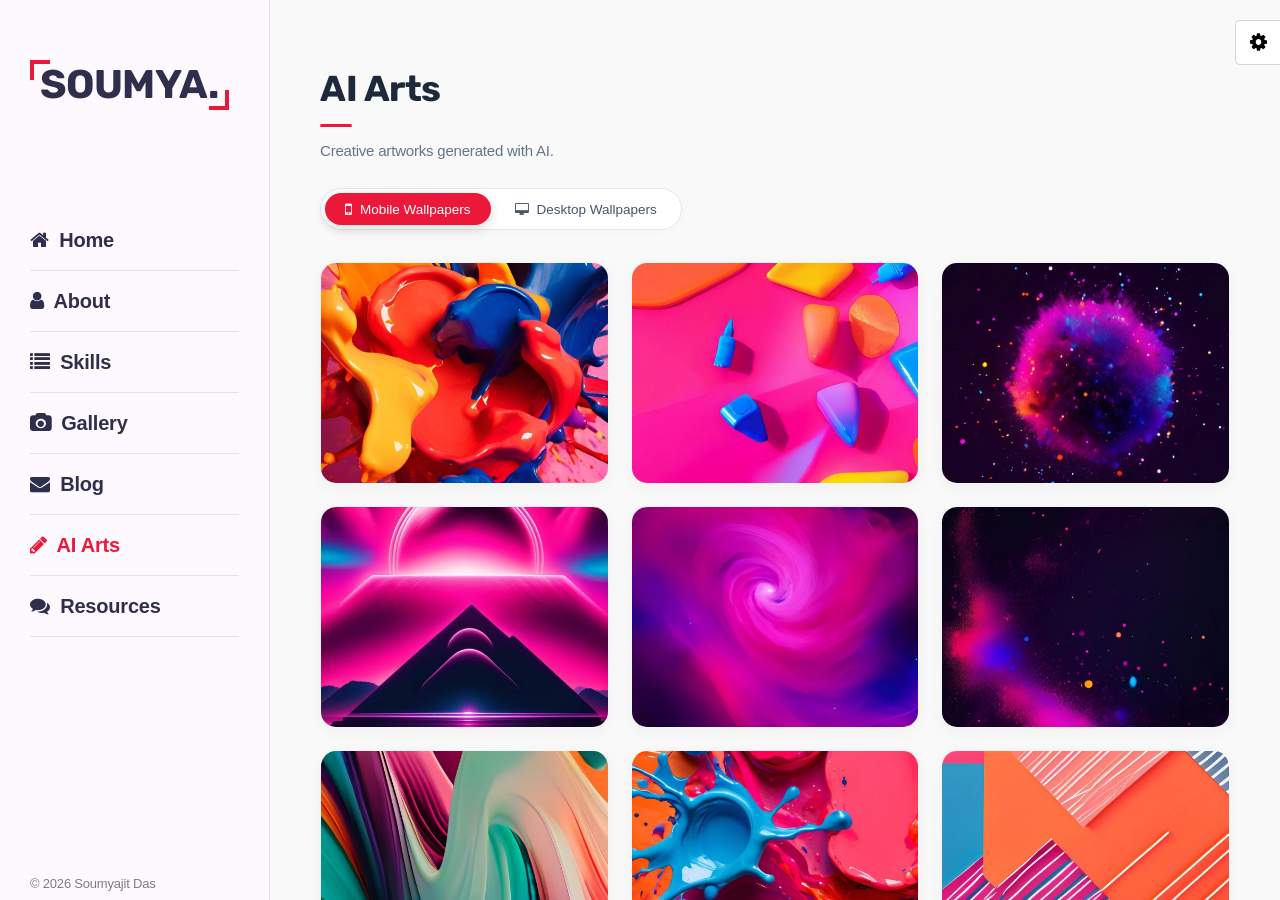
<file: ai-arts.html>
<!DOCTYPE html>
<html lang="en">

<head>
  <meta charset="utf-8">
  <meta name="viewport" content="width=device-width, initial-scale=1">
<!-- Google Tag Manager -->
<script>(function(w,d,s,l,i){w[l]=w[l]||[];w[l].push({'gtm.start':
new Date().getTime(),event:'gtm.js'});var f=d.getElementsByTagName(s)[0],
j=d.createElement(s),dl=l!='dataLayer'?'&l='+l:'';j.async=true;j.src=
'https://www.googletagmanager.com/gtm.js?id='+i+dl;f.parentNode.insertBefore(j,f);
})(window,document,'script','dataLayer','GTM-5QM9KTX5');</script>
<!-- End Google Tag Manager -->

  <link rel="canonical" href="https://soumyajit9696.github.io/ai-arts.html" />
  <meta name="description" content="AI Arts by Soumyajit Das - AI generated artwork and creative digital art.">
  <meta name="keywords" content="Soumyajit Das, AI Arts, AI Generated, Digital Art, Generative Art">
  <meta name="author" content="Soumyajit Das">
  <meta property="og:title" content="AI Arts - Soumyajit Das">
  <meta property="og:description" content="AI generated artwork and creative digital wallpapers by Soumyajit Das.">
  <meta property="og:image" content="https://soumyajit9696.github.io/images/abtt.png">
  <meta property="og:image:width" content="1200">
  <meta property="og:image:height" content="630">
  <meta property="og:url" content="https://soumyajit9696.github.io/ai-arts.html">
  <meta property="og:type" content="website">
  <meta property="og:site_name" content="Soumyajit Das Portfolio">
  <meta name="twitter:card" content="summary_large_image">
  <meta name="twitter:site" content="@soumyajit9696">
  <meta name="twitter:title" content="AI Arts - Soumyajit Das">
  <meta name="twitter:description" content="AI generated artwork and creative digital wallpapers by Soumyajit Das.">
  <meta name="twitter:image" content="https://soumyajit9696.github.io/images/abtt.png">
  <meta name="theme-color" content="#ec1839">

  <link rel="stylesheet" href="css/style.css" type="text/css">
  
  
  
  
  
  <link rel="stylesheet" href="css/styleSwitcher.css" type="text/css">
  <!-- Favicon -->
  <link rel="apple-touch-icon" sizes="180x180" href="favicon/apple-touch-icon.png">
  <link rel="icon" type="image/x-icon" href="favicon/favicon.ico">
  <link rel="icon" type="image/png" sizes="32x32" href="favicon/favicon-32x32.png">
  <link rel="icon" type="image/png" sizes="16x16" href="favicon/favicon-16x16.png">
  <link rel="icon" type="image/svg+xml" href="favicon/favicon.svg">
  <meta name="robots" content="index, follow">
  <title>AI Arts - Soumyajit Das</title>

<script async src="https://www.googletagmanager.com/gtag/js?id=G-0BSMLY357C"></script>
<script>
  window.dataLayer = window.dataLayer || [];
  function gtag(){dataLayer.push(arguments);}
  gtag('js', new Date());
  gtag('config', 'G-0BSMLY357C');
</script>
</head>

<body>
<noscript><iframe src="https://www.googletagmanager.com/ns.html?id=GTM-5QM9KTX5"
height="0" width="0" style="display:none;visibility:hidden"></iframe></noscript>

  <!-- Main Container -->
  <main class="main-container">
    <!-- Aside -->
    <aside class="aside">
      <div class="nav-toggler">
        <span></span>
      </div>
      <div class="aside-inner">
        <div class="logo">
          <a href="index.html">SOUMYA.</a>
        </div>
        <ul class="nav">
          <li><a href="index.html"><i class="fa fa-home"></i> Home</a></li>
          <li><a href="about.html"><i class="fa fa-user"></i> About</a></li>
          <li><a href="skills.html"><i class="fa fa-list"></i> Skills</a></li>
          <li><a href="gallery.html"><i class="fa fa-camera"></i> Gallery</a></li>
          <li><a href="blog.html"><i class="fa fa-envelope"></i> Blog</a></li>
          <li><a href="ai-arts.html" class="active"><i class="fa fa-pencil"></i> AI Arts</a></li>
          <li><a href="resources.html"><i class="fa fa-comments"></i> Resources</a></li>
        </ul>
        <div class="copyright-text">
          &copy; 2026 Soumyajit Das
        </div>
      </div>
    </aside>
    <!-- Aside End -->
    <!-- Main Content -->
    <div class="main-content">

<!-- AI Arts Section -->
<section class="ai-arts section active" id="ai-arts">
  <div class="container">
    
    <!-- Title & Header -->
    <div class="ai-header">
      <h2 class="ai-main-title">AI Arts</h2>
      <div class="ai-title-underline"></div>
      <p class="ai-subtitle">Creative artworks generated with AI.</p>
    </div>

    <!-- Filter Pills Box -->
    <div class="ai-filter-wrapper">
      <div class="ai-filter-pill-box">
        <button class="ai-pill active" data-filter="mobile">
          <i class="fa fa-mobile" style="font-size: 16px;"></i> Mobile Wallpapers
        </button>
        <button class="ai-pill" data-filter="desktop">
          <i class="fa fa-desktop" style="font-size: 13px;"></i> Desktop Wallpapers
        </button>
      </div>
    </div>

    <!-- AI Grid -->
    <div class="ai-grid" id="aiGrid">
      
      <!-- Mobile Wallpapers (Existing Artwork Gallery) -->
      <div class="ai-card" data-category="mobile">
        <img src="./images/ai_arts/ai_arts (39).png" alt="Mobile Wallpaper 1" loading="lazy">
      </div>
      <div class="ai-card" data-category="mobile">
        <img src="./images/ai_arts/ai_arts (5).png" alt="Mobile Wallpaper 2" loading="lazy">
      </div>
      <div class="ai-card" data-category="mobile">
        <img src="./images/ai_arts/ai_arts (44).png" alt="Mobile Wallpaper 3" loading="lazy">
      </div>
      <div class="ai-card" data-category="mobile">
        <img src="./images/ai_arts/ai_arts (10).png" alt="Mobile Wallpaper 4" loading="lazy">
      </div>
      <div class="ai-card" data-category="mobile">
        <img src="./images/ai_arts/ai_arts (7).png" alt="Mobile Wallpaper 5" loading="lazy">
      </div>
      <div class="ai-card" data-category="mobile">
        <img src="./images/ai_arts/ai_arts (45).png" alt="Mobile Wallpaper 6" loading="lazy">
      </div>
      <div class="ai-card" data-category="mobile">
        <img src="./images/ai_arts/ai_arts (19).png" alt="Mobile Wallpaper 7" loading="lazy">
      </div>
      <div class="ai-card" data-category="mobile">
        <img src="./images/ai_arts/ai_arts (40).png" alt="Mobile Wallpaper 8" loading="lazy">
      </div>
      <div class="ai-card" data-category="mobile">
        <img src="./images/ai_arts/ai_arts (29).png" alt="Mobile Wallpaper 9" loading="lazy">
      </div>
      <div class="ai-card" data-category="mobile">
        <img src="./images/ai_arts/ai_arts (43).png" alt="Mobile Wallpaper 10" loading="lazy">
      </div>
      <div class="ai-card" data-category="mobile">
        <img src="./images/ai_arts/ai_arts (9).png" alt="Mobile Wallpaper 11" loading="lazy">
      </div>
      <div class="ai-card" data-category="mobile">
        <img src="./images/ai_arts/ai_arts (13).png" alt="Mobile Wallpaper 12" loading="lazy">
      </div>
      <div class="ai-card" data-category="mobile">
        <img src="./images/ai_arts/ai_arts (18).png" alt="Mobile Wallpaper 13" loading="lazy">
      </div>
      <div class="ai-card" data-category="mobile">
        <img src="./images/ai_arts/ai_arts (46).png" alt="Mobile Wallpaper 14" loading="lazy">
      </div>
      <div class="ai-card" data-category="mobile">
        <img src="./images/ai_arts/ai_arts (47).png" alt="Mobile Wallpaper 15" loading="lazy">
      </div>
      <div class="ai-card" data-category="mobile">
        <img src="./images/ai_arts/ai_arts (48).png" alt="Mobile Wallpaper 16" loading="lazy">
      </div>
      <div class="ai-card" data-category="mobile">
        <img src="./images/ai_arts/ai_arts (49).png" alt="Mobile Wallpaper 17" loading="lazy">
      </div>
      <div class="ai-card" data-category="mobile">
        <img src="./images/ai_arts/ai_arts (50).png" alt="Mobile Wallpaper 18" loading="lazy">
      </div>
      <div class="ai-card" data-category="mobile">
        <img src="./images/ai_arts/ai_arts (51).png" alt="Mobile Wallpaper 19" loading="lazy">
      </div>
      <div class="ai-card" data-category="mobile">
        <img src="./images/ai_arts/ai_arts (52).png" alt="Mobile Wallpaper 20" loading="lazy">
      </div>
      <div class="ai-card" data-category="mobile">
        <img src="./images/ai_arts/ai_arts (53).png" alt="Mobile Wallpaper 21" loading="lazy">
      </div>
      <div class="ai-card" data-category="mobile">
        <img src="./images/ai_arts/ai_arts (54).png" alt="Mobile Wallpaper 22" loading="lazy">
      </div>
      <div class="ai-card" data-category="mobile">
        <img src="./images/ai_arts/ai_arts (55).png" alt="Mobile Wallpaper 23" loading="lazy">
      </div>
      <div class="ai-card" data-category="mobile">
        <img src="./images/ai_arts/ai_arts (56).png" alt="Mobile Wallpaper 24" loading="lazy">
      </div>

      <!-- Desktop PC Wallpapers (Dummy Wallpapers ready for replacement) -->
      <div class="ai-card" data-category="desktop" style="display: none;">
        <img src="./images/DesktopWall/desktop_wall (1).png" alt="Desktop PC Wallpaper 1" loading="lazy">
      </div>
      <div class="ai-card" data-category="desktop" style="display: none;">
        <img src="./images/DesktopWall/desktop_wall (2).png" alt="Desktop PC Wallpaper 2" loading="lazy">
      </div>
      <div class="ai-card" data-category="desktop" style="display: none;">
        <img src="./images/DesktopWall/desktop_wall (3).png" alt="Desktop PC Wallpaper 3" loading="lazy">
      </div>
      <div class="ai-card" data-category="desktop" style="display: none;">
        <img src="./images/DesktopWall/desktop_wall (4).png" alt="Desktop PC Wallpaper 4" loading="lazy">
      </div>
      <div class="ai-card" data-category="desktop" style="display: none;">
        <img src="./images/DesktopWall/desktop_wall (5).png" alt="Desktop PC Wallpaper 5" loading="lazy">
      </div>
      <div class="ai-card" data-category="desktop" style="display: none;">
        <img src="./images/DesktopWall/desktop_wall (6).png" alt="Desktop PC Wallpaper 6" loading="lazy">
      </div>
      <div class="ai-card" data-category="desktop" style="display: none;">
        <img src="./images/DesktopWall/desktop_wall (10).png" alt="Desktop PC Wallpaper 7" loading="lazy">
      </div>
      <div class="ai-card" data-category="desktop" style="display: none;">
        <img src="./images/DesktopWall/desktop_wall (7).png" alt="Desktop PC Wallpaper 8" loading="lazy">
      </div>
      <div class="ai-card" data-category="desktop" style="display: none;">
        <img src="./images/DesktopWall/desktop_wall (8).png" alt="Desktop PC Wallpaper 9" loading="lazy">
      </div>
       <div class="ai-card" data-category="desktop" style="display: none;">
        <img src="./images/DesktopWall/desktop_wall (9).png" alt="Desktop PC Wallpaper 10" loading="lazy">
      </div>

    </div>
  </div>

  <!-- AI Arts Lightbox -->
  <div class="ai-arts-lightbox">
    <div class="ai-arts-lightbox-content">
      <span class="ai-arts-lightbox-close">&times;</span>
      <img src="images/ai_arts/ai_arts (1).png" alt="" class="ai-arts-lightbox-img">
      <div class="caption">
        <h4 class="ai-arts-caption-text"></h4>
        <p class="ai-arts-caption-counter">1 of X</p>
        <a href="images/ai_arts/ai_arts (1).png" download class="ai-arts-download-button">Download</a>
      </div>
    </div>
  </div>
</section>

<!-- Dedicated CSS for exact AI Arts UI design -->
<style>
/* Header */
.ai-header {
  margin-bottom: 25px;
}

.ai-main-title {
  font-family: 'Rubik', sans-serif;
  font-size: 36px;
  font-weight: 700;
  color: #1e293b;
  margin: 0;
}

.ai-title-underline {
  width: 32px;
  height: 3.5px;
  border-radius: 2px;
  margin-top: 6px;
  margin-bottom: 12px;
}

.ai-subtitle {
  font-size: 15px;
  color: #64748b;
  margin: 0;
}

/* Filter Pill Box */
.ai-filter-wrapper {
  margin-bottom: 32px;
}

.ai-filter-pill-box {
  display: inline-flex;
  background-color: #ffffff;
  border: 1px solid #e2e8f0;
  border-radius: 30px;
  padding: 4px;
  gap: 4px;
  box-shadow: 0 2px 8px rgba(0, 0, 0, 0.02);
}

.ai-pill {
  padding: 8px 20px;
  border-radius: 24px;
  font-size: 13.5px;
  font-weight: 500;
  color: #475569;
  border: none;
  background: transparent;
  cursor: pointer;
  transition: all 0.25s ease;
  outline: none;
  display: flex;
  align-items: center;
  gap: 8px;
}

.ai-pill:hover {
  color: #1e293b;
}

.ai-pill.active {
  color: #ffffff !important;
  box-shadow: 0 4px 12px rgba(0, 0, 0, 0.15);
}

/* Grid Layout */
.ai-grid {
  display: grid;
  grid-template-columns: repeat(3, 1fr);
  gap: 22px;
}

@media (max-width: 1024px) {
  .ai-grid {
    grid-template-columns: repeat(2, 1fr);
  }
}

@media (max-width: 640px) {
  .ai-grid {
    grid-template-columns: 1fr;
  }
}

/* Artwork Cards */
.ai-card {
  position: relative;
  background-color: #ffffff;
  border-radius: 16px;
  overflow: hidden;
  box-shadow: 0 4px 16px rgba(0, 0, 0, 0.04);
  border: 1px solid #f1f5f9;
  cursor: pointer;
  transition: transform 0.3s ease, box-shadow 0.3s ease;
}

.ai-card:hover {
  transform: translateY(-4px);
  box-shadow: 0 12px 28px rgba(0, 0, 0, 0.12);
}

.ai-card img {
  width: 100%;
  height: 220px;
  object-fit: cover;
  display: block;
  transition: transform 0.4s ease;
}

.ai-card:hover img {
  transform: scale(1.04);
}

/* Lightbox Styling */
.ai-arts-lightbox {
  position: fixed;
  left: 0;
  top: 0;
  width: 100%;
  height: 100%;
  z-index: 1000;
  background-color: rgba(0, 0, 0, 0.82);
  display: flex;
  align-items: center;
  justify-content: center;
  opacity: 0;
  visibility: hidden;
  transition: all 0.3s ease;
}

.ai-arts-lightbox.open {
  opacity: 1;
  visibility: visible;
}

.ai-arts-lightbox-content {
  position: relative;
  max-width: 85%;
  max-height: 85vh;
}

.ai-arts-lightbox-img {
  max-width: 100%;
  max-height: 80vh;
  border-radius: 12px;
  box-shadow: 0 10px 40px rgba(0, 0, 0, 0.5);
  display: block;
  margin: 0 auto;
}

.ai-arts-lightbox-close {
  position: absolute;
  top: -40px;
  right: 0;
  font-size: 32px;
  color: #ffffff;
  cursor: pointer;
}

.caption {
  display: flex;
  justify-content: space-between;
  align-items: center;
  margin-top: 12px;
  color: #ffffff;
}

.ai-arts-download-button {
  background-color: #2563eb;
  color: #ffffff;
  padding: 6px 16px;
  border-radius: 20px;
  text-decoration: none;
  font-size: 13px;
  font-weight: 500;
}

/* Dark Mode Styles */
body.dark .ai-main-title {
  color: #f8fafc;
}

body.dark .ai-subtitle {
  color: #94a3b8;
}

body.dark .ai-filter-pill-box {
  background-color: #1e293b;
  border-color: #334155;
}

body.dark .ai-pill {
  color: #94a3b8;
}

body.dark .ai-pill:hover {
  color: #f8fafc;
}

body.dark .ai-card {
  background-color: #1e293b;
  border-color: #334155;
  box-shadow: 0 4px 20px rgba(0, 0, 0, 0.25);
}
</style>

<!-- JavaScript for Filter & Lightbox -->
<script>
document.addEventListener('DOMContentLoaded', function() {
  const pills = document.querySelectorAll('.ai-pill');
  const cards = document.querySelectorAll('.ai-card');
  const lightbox = document.querySelector('.ai-arts-lightbox');
  const lbImg = document.querySelector('.ai-arts-lightbox-img');
  const lbCounter = document.querySelector('.ai-arts-caption-counter');
  const lbClose = document.querySelector('.ai-arts-lightbox-close');
  const lbDownload = document.querySelector('.ai-arts-download-button');

  let currentCategory = 'mobile';
  let visibleCards = [];
  let currentIndex = 0;

  function updateCards() {
    visibleCards = [];
    cards.forEach(card => {
      if (card.getAttribute('data-category') === currentCategory) {
        card.style.display = 'block';
        visibleCards.push(card);
      } else {
        card.style.display = 'none';
      }
    });
  }

  pills.forEach(pill => {
    pill.addEventListener('click', function() {
      pills.forEach(p => p.classList.remove('active'));
      this.classList.add('active');
      currentCategory = this.getAttribute('data-filter');
      updateCards();
    });
  });

  // Initial filter
  updateCards();

  // Lightbox click
  cards.forEach(card => {
    card.addEventListener('click', function() {
      currentIndex = visibleCards.indexOf(this);
      if (currentIndex > -1) {
        openLightbox();
      }
    });
  });

  function openLightbox() {
    if (visibleCards.length === 0) return;
    const card = visibleCards[currentIndex];
    const img = card.querySelector('img');
    if (img && lbImg) lbImg.src = img.src;
    if (lbDownload && img) lbDownload.href = img.src;
    if (lbCounter) lbCounter.textContent = (currentIndex + 1) + ' of ' + visibleCards.length;
    if (lightbox) lightbox.classList.add('open');
  }

  if (lbClose) {
    lbClose.addEventListener('click', () => {
      if (lightbox) lightbox.classList.remove('open');
    });
  }

  if (lightbox) {
    lightbox.addEventListener('click', (e) => {
      if (e.target === lightbox) {
        lightbox.classList.remove('open');
      }
    });
  }
});
</script>

    </div>
    <!-- Main Content End -->
  </main>
  <!-- Main Container End -->

  <!-- Live Style Switcher - Demo Only -->
  <div class="style-switcher">
    <div class="toggle-style-switcher">
      <i class="fa fa-cog fa-spin"></i>
    </div>
    <h5>Style Switcher</h5>
    <ul>
      <li><a href="javascript:void(0);" title="pink" style="background-color: #ec1839;" onclick="setActiveStyle('pink')"></a></li>
      <li><a href="javascript:void(0);" title="blue" style="background-color: #2196f3;" onclick="setActiveStyle('blue')"></a></li>
      <li><a href="javascript:void(0);" title="orange" style="background-color: #fa5b0f;" onclick="setActiveStyle('orange')"></a></li>
      <li><a href="javascript:void(0);" title="yellow" style="background-color: #ffb400;" onclick="setActiveStyle('yellow')"></a></li>
      <li><a href="javascript:void(0);" title="green" style="background-color: #72b626;" onclick="setActiveStyle('green')"></a></li>
    </ul>
    <h5>Body Skin</h5>
    <label>
      <input type="radio" class="body-skin" name="body-skin" value="light" checked="true"> Light
    </label>
    <label>
      <input type="radio" class="body-skin" name="body-skin" value="dark"> Dark
    </label>
  </div>
  <!-- Live Style Switcher - Demo Only End -->

  <script src="js/script.js"></script>
  <!-- Live Style Js - Demo Only -->
  <script src="js/styleSwitcher.js"></script>
</body>

</html>
</file>
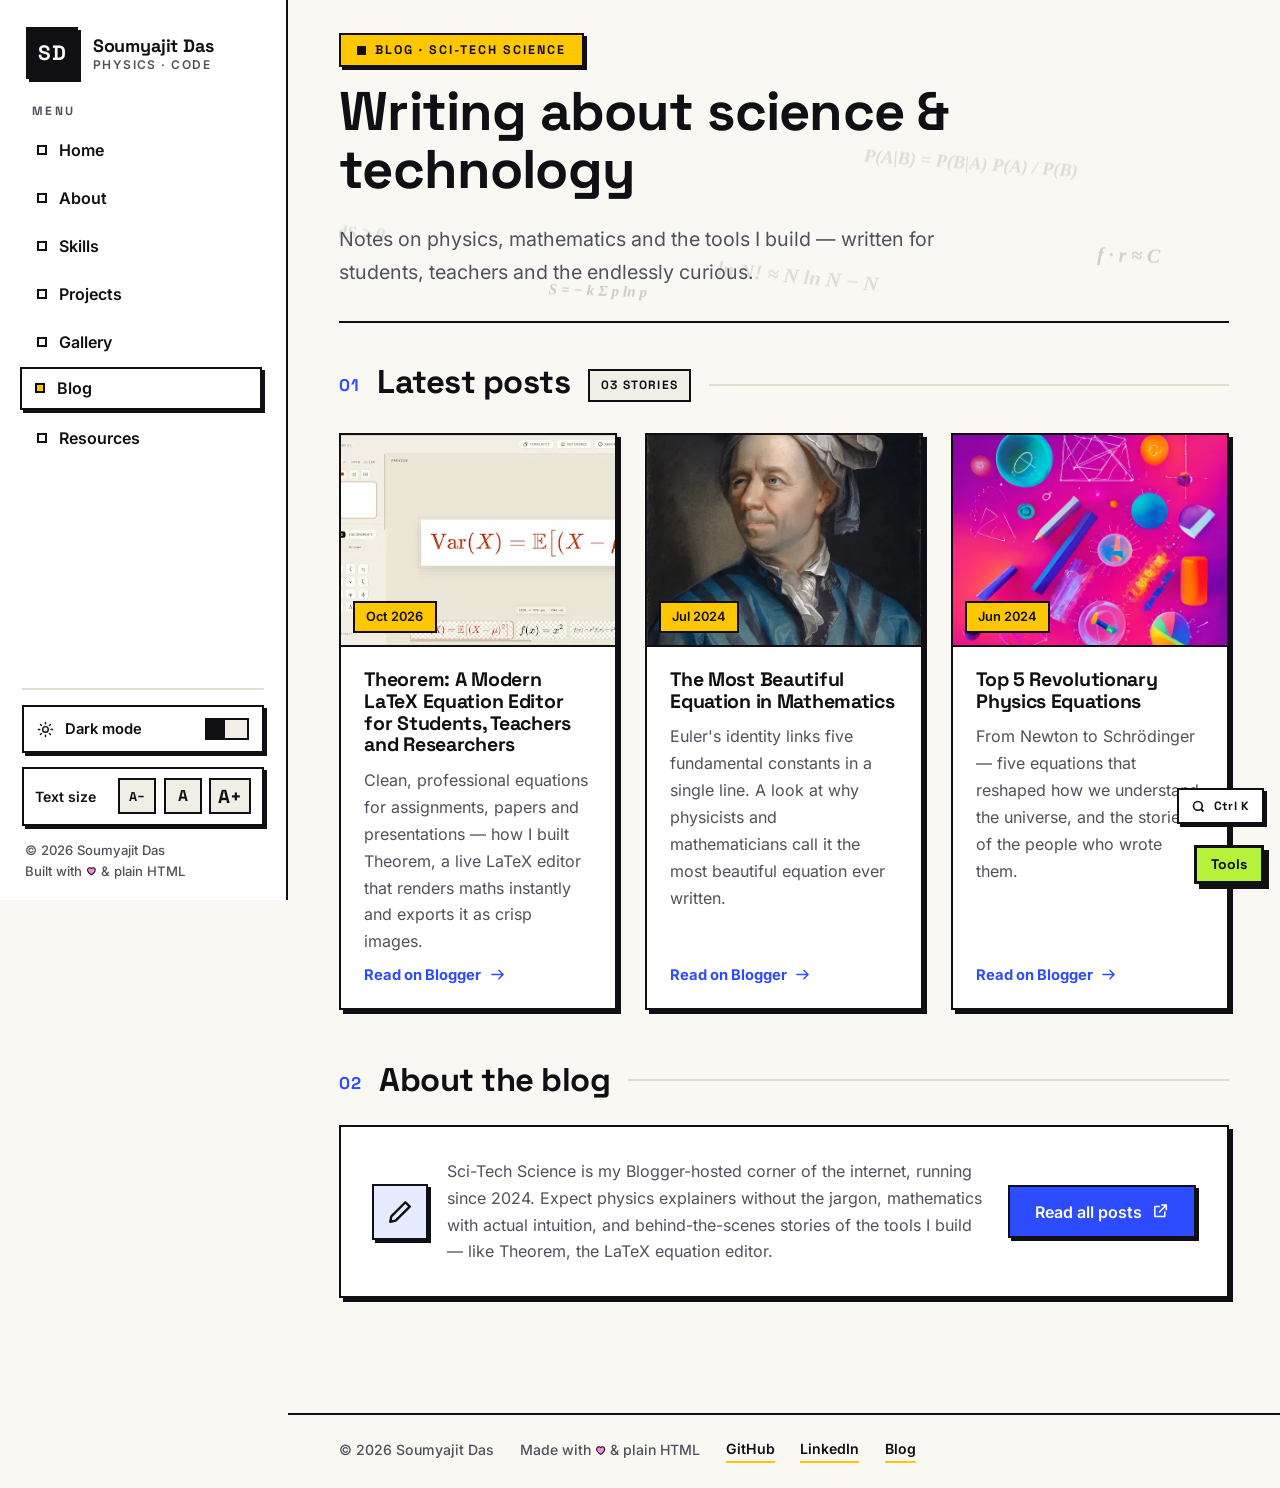
<file: blog.html>
<!DOCTYPE html>
<html lang="en">
<head>
<meta charset="utf-8">
<meta name="viewport" content="width=device-width, initial-scale=1">
<title>Blog — Soumyajit Das | Sci-Tech Science</title>
<meta name="description" content="Science writing by Soumyajit Das on Sci-Tech Science: physics explainers, mathematics, LaTeX tooling and computational research notes.">
<meta name="author" content="Soumyajit Das">
<meta name="robots" content="index, follow, max-image-preview:large">
<link rel="canonical" href="https://soumyajit9696.github.io/blog.html">
<meta name="theme-color" content="#FAF8F2" media="(prefers-color-scheme: light)">
<meta name="theme-color" content="#14151A" media="(prefers-color-scheme: dark)">
<meta property="og:site_name" content="Soumyajit Das — Portfolio">
<meta property="og:type" content="website">
<meta property="og:title" content="Blog — Soumyajit Das | Sci-Tech Science">
<meta property="og:description" content="Science writing by Soumyajit Das on Sci-Tech Science: physics explainers, mathematics, LaTeX tooling and computational research notes.">
<meta property="og:url" content="https://soumyajit9696.github.io/blog.html">
<meta property="og:image" content="https://soumyajit9696.github.io/images/blog/theorem.webp">
<meta property="og:image:width" content="600">
<meta property="og:image:height" content="291">
<meta property="og:image:alt" content="Theorem LaTeX equation editor">
<meta name="twitter:card" content="summary">
<meta name="twitter:title" content="Blog — Soumyajit Das | Sci-Tech Science">
<meta name="twitter:description" content="Science writing by Soumyajit Das on Sci-Tech Science: physics explainers, mathematics, LaTeX tooling and computational research notes.">
<meta name="twitter:image" content="https://soumyajit9696.github.io/images/blog/theorem.webp">
<link rel="icon" href="favicon.ico" sizes="any">
<link rel="icon" type="image/svg+xml" href="favicon/favicon.svg">
<link rel="apple-touch-icon" sizes="180x180" href="favicon/apple-touch-icon.png">
<link rel="manifest" href="site.webmanifest">
<link rel="stylesheet" href="style.css?v=20261112">
<link rel="preload" href="fonts/spacegrotesk-var-latin.woff2" as="font" type="font/woff2" crossorigin>
<link rel="preload" href="fonts/inter-var-latin.woff2" as="font" type="font/woff2" crossorigin>
<script>document.documentElement.classList.add('js');var _t=null;try{_t=localStorage.getItem('theme')}catch(e){}(_t==='dark'||(!_t&&matchMedia('(prefers-color-scheme: dark)').matches))&&document.documentElement.setAttribute('data-theme','dark');var _f=null;try{_f=parseFloat(localStorage.getItem('fs'))}catch(e){}if(_f)document.documentElement.style.fontSize=_f+'px'</script>
<script type="application/ld+json">
{"@context":"https://schema.org","@graph":[{"@type":"BreadcrumbList","itemListElement":[{"@type":"ListItem","position":1,"name":"Home","item":"https://soumyajit9696.github.io/"},{"@type":"ListItem","position":2,"name":"Blog","item":"https://soumyajit9696.github.io/blog.html"}]},{"@type":"Blog","name":"Sci-Tech Science","url":"https://sci-tech-science.blogspot.com/","author":{"@id":"https://soumyajit9696.github.io/#person"},"description":"Science and technology writing by Soumyajit Das."}]}
</script>
</head>
<body>
<a class="skip" href="#main">Skip to content</a>
<svg xmlns="http://www.w3.org/2000/svg" style="display:none" aria-hidden="true">
<symbol id="i-menu" viewBox="0 0 24 24"><path d="M3 6h18M3 12h18M3 18h18"/></symbol>
<symbol id="i-sun" viewBox="0 0 24 24"><circle cx="12" cy="12" r="4"/><path d="M12 2v2m0 16v2M4.9 4.9l1.4 1.4m11.4 11.4l1.4 1.4M2 12h2m16 0h2M4.9 19.1l1.4-1.4M17.7 6.3l1.4-1.4"/></symbol>
<symbol id="i-moon" viewBox="0 0 24 24"><path d="M21 12.8A9 9 0 1 1 11.2 3a7 7 0 0 0 9.8 9.8z"/></symbol>
<symbol id="i-github" viewBox="0 0 24 24"><path fill="currentColor" stroke="none" d="M12 .5C5.65.5.5 5.65.5 12c0 5.08 3.29 9.39 7.86 10.91.58.11.79-.25.79-.56 0-.27-.01-1.17-.02-2.12-3.2.7-3.88-1.36-3.88-1.36-.52-1.33-1.28-1.68-1.28-1.68-1.04-.71.08-.7.08-.7 1.15.08 1.76 1.18 1.76 1.18 1.03 1.76 2.7 1.25 3.35.96.1-.75.4-1.25.72-1.54-2.55-.29-5.24-1.28-5.24-5.68 0-1.26.45-2.28 1.18-3.09-.12-.29-.51-1.46.11-3.05 0 0 .96-.31 3.15 1.18a10.9 10.9 0 0 1 5.74 0c2.19-1.49 3.15-1.18 3.15-1.18.62 1.59.23 2.76.11 3.05.73.81 1.18 1.83 1.18 3.09 0 4.41-2.69 5.38-5.25 5.66.41.35.77 1.05.77 2.12 0 1.53-.01 2.76-.01 3.14 0 .31.21.67.8.56A10.52 10.52 0 0 0 23.5 12C23.5 5.65 18.35.5 12 .5z"/></symbol>
<symbol id="i-linkedin" viewBox="0 0 24 24"><path fill="currentColor" stroke="none" d="M20.45 20.45h-3.55v-5.57c0-1.33-.03-3.04-1.85-3.04-1.85 0-2.14 1.45-2.14 2.94v5.67H9.36V9h3.41v1.56h.05c.47-.9 1.63-1.85 3.36-1.85 3.6 0 4.27 2.37 4.27 5.45v6.29zM5.34 7.43a2.06 2.06 0 1 1 0-4.12 2.06 2.06 0 0 1 0 4.12zM7.12 20.45H3.55V9h3.57v11.45zM22.22 0H1.77C.79 0 0 .77 0 1.72v20.55C0 23.23.79 24 1.77 24h20.45c.98 0 1.78-.77 1.78-1.73V1.72C24 .77 23.2 0 22.22 0z"/></symbol>
<symbol id="i-mail" viewBox="0 0 24 24"><rect x="3" y="5" width="18" height="14"/><path d="M3 7l9 6 9-6"/></symbol>
<symbol id="i-globe" viewBox="0 0 24 24"><circle cx="12" cy="12" r="9"/><path d="M3 12h18M12 3a14 14 0 0 1 0 18 14 14 0 0 1 0-18z"/></symbol>
<symbol id="i-arrow" viewBox="0 0 24 24"><path d="M4 12h16m-6-6l6 6-6 6"/></symbol>
<symbol id="i-ext" viewBox="0 0 24 24"><path d="M14 4h6v6M20 4l-9 9M18 13v6H5V6h6"/></symbol>
<symbol id="i-download" viewBox="0 0 24 24"><path d="M12 3v12m-5-5l5 5 5-5M4 20h16"/></symbol>
<symbol id="i-doc" viewBox="0 0 24 24"><path d="M6 2h9l5 5v15H6z"/><path d="M15 2v5h5M9 12h6m-6 4h6"/></symbol>
<symbol id="i-music" viewBox="0 0 24 24"><path d="M9 18V6l10-2v12"/><circle cx="7" cy="18" r="2.4"/><circle cx="17" cy="16" r="2.4"/></symbol>
<symbol id="i-play" viewBox="0 0 24 24"><path fill="currentColor" stroke="none" d="M7 4l13 8-13 8z"/></symbol>
<symbol id="i-pause" viewBox="0 0 24 24"><path fill="currentColor" stroke="none" d="M6 4h4v16H6zM14 4h4v16h-4z"/></symbol>
<symbol id="i-prev" viewBox="0 0 24 24"><path fill="currentColor" stroke="none" d="M6 4h2v16H6zM20 4l-11 8 11 8z"/></symbol>
<symbol id="i-next" viewBox="0 0 24 24"><path fill="currentColor" stroke="none" d="M16 4h2v16h-2zM4 4l11 8-11 8z"/></symbol>
<symbol id="i-atom" viewBox="0 0 24 24"><circle cx="12" cy="12" r="1.6"/><ellipse cx="12" cy="12" rx="10" ry="4.2"/><ellipse cx="12" cy="12" rx="10" ry="4.2" transform="rotate(60 12 12)"/><ellipse cx="12" cy="12" rx="10" ry="4.2" transform="rotate(120 12 12)"/></symbol>
<symbol id="i-code" viewBox="0 0 24 24"><path d="M8 6l-6 6 6 6m8-12l6 6-6 6M13 4l-2 16"/></symbol>
<symbol id="i-flask" viewBox="0 0 24 24"><path d="M9 3h6M10 3v6L4 19a2 2 0 0 0 1.8 3h12.4A2 2 0 0 0 20 19l-6-10V3M7 15h10"/></symbol>
<symbol id="i-pen" viewBox="0 0 24 24"><path d="M17 3l4 4L8 20l-5 1 1-5z"/></symbol>
<symbol id="i-layers" viewBox="0 0 24 24"><path d="M12 2l10 5-10 5L2 7z"/><path d="M2 12l10 5 10-5M2 17l10 5 10-5"/></symbol>
<symbol id="i-terminal" viewBox="0 0 24 24"><rect x="2" y="4" width="20" height="16"/><path d="M6 9l3 3-3 3M12 15h6"/></symbol>
<symbol id="i-grid" viewBox="0 0 24 24"><rect x="3" y="3" width="8" height="8"/><rect x="13" y="3" width="8" height="8"/><rect x="3" y="13" width="8" height="8"/><rect x="13" y="13" width="8" height="8"/></symbol>
<symbol id="i-cube" viewBox="0 0 24 24"><path d="M12 2l9 5v10l-9 5-9-5V7z"/><path d="M3 7l9 5 9-5M12 12v10"/></symbol>
<symbol id="i-chart" viewBox="0 0 24 24"><path d="M4 20V4M4 20h16M8 16v-5m4 5V8m4 8v-3"/></symbol>
<symbol id="i-monitor" viewBox="0 0 24 24"><rect x="2" y="4" width="20" height="13"/><path d="M8 21h8m-4-4v4"/></symbol>
<symbol id="i-window" viewBox="0 0 24 24"><rect x="2" y="4" width="20" height="16"/><path d="M2 9h20M6 6.5h.01M9 6.5h.01"/></symbol>
<symbol id="i-book" viewBox="0 0 24 24"><path d="M4 4h7a2 2 0 0 1 2 2v14a2 2 0 0 0-2-2H4zM20 4h-7a2 2 0 0 0-2 2v14a2 2 0 0 1 2-2h7z"/></symbol>
<symbol id="i-image" viewBox="0 0 24 24"><rect x="3" y="4" width="18" height="16"/><circle cx="9" cy="10" r="2"/><path d="M3 18l6-5 4 3 4-4 4 4"/></symbol>
<symbol id="i-heart" viewBox="0 0 24 24"><path d="M12 21S3 15.3 3 9.5C3 6.4 5.4 4 8.2 4c1.6 0 3 .8 3.8 2h.1c.8-1.2 2.2-2 3.8-2C18.6 4 21 6.4 21 9.5 21 15.3 12 21 12 21z"/></symbol>
</svg>
<div class="shell">
<aside class="sidebar" id="sidebar">
<a class="brand" href="index.html"><span class="brand-mark" aria-hidden="true">SD</span><span class="brand-text"><strong>Soumyajit Das</strong><small>Physics · Code</small></span></a>
<nav class="nav" aria-label="Primary">
<span class="nav-label">Menu</span>
<a href="index.html">Home</a>
<a href="about.html">About</a>
<a href="skills.html">Skills</a>
<a href="projects.html">Projects</a>
<a href="gallery.html">Gallery</a>
<a href="blog.html" aria-current="page">Blog</a>
<a href="resources.html">Resources</a>
</nav>
<div class="side-foot">
<button class="theme-toggle" role="switch" aria-checked="false" aria-label="Toggle dark mode">
<svg class="icon tt-sun" viewBox="0 0 24 24" aria-hidden="true"><use href="#i-sun"/></svg>
<svg class="icon tt-moon" viewBox="0 0 24 24" aria-hidden="true"><use href="#i-moon"/></svg>
<span class="tt-label">Dark mode</span>
<span class="tt-track"><span class="tt-thumb"></span></span>
</button>
<div class="fs-ctrl">
<span class="fs-label">Text size</span>
<div class="fs-btns" role="group" aria-label="Text size">
<button class="fs-btn" type="button" data-fs="-1" aria-label="Decrease text size">A−</button>
<button class="fs-btn" type="button" data-fs="reset" aria-label="Default text size">A</button>
<button class="fs-btn" type="button" data-fs="1" aria-label="Increase text size">A+</button>
</div>
</div>
<p class="copy">© 2026 Soumyajit Das<br>Built with <svg class="heart" viewBox="0 0 24 24" aria-hidden="true"><use href="#i-heart"/></svg> &amp; plain HTML</p>
</div>
</aside>
<div class="nav-backdrop"></div>
<div class="page">
<header class="topbar">
<button class="nav-toggler" aria-expanded="false" aria-controls="sidebar" aria-label="Open menu"><svg class="icon" viewBox="0 0 24 24" aria-hidden="true"><use href="#i-menu"/></svg></button>
<a class="topbar-brand" href="index.html" aria-label="SD — Soumyajit Das, home"><span class="brand-mark" aria-hidden="true">SD</span></a>
<span class="topbar-title">Blog</span>
</header>
<main id="main" class="content">
      <header class="page-head">
        <p class="kicker"><span class="sq" aria-hidden="true"></span>Blog · Sci-Tech Science</p>
        <h1 class="h-display">Writing about science &amp; technology</h1>
        <p class="lead">Notes on physics, mathematics and the tools I build — written for students, teachers and the endlessly curious.</p>
      </header>

      <section class="sec" style="margin-top:0">
        <div class="sec-head">
          <span class="sec-num" aria-hidden="true">01</span>
          <h2 class="sec-title">Latest posts</h2>
          <span class="sec-count">03 stories</span>
          <span class="sec-rule" aria-hidden="true"></span>
        </div>
        <div class="blog-grid" id="blogger-posts" data-live>
          <article class="card card-hover post-card rv">
            <div class="thumb"><img src="images/blog/theorem.webp" alt="Theorem: A Modern LaTeX Equation Editor for Students, Teachers and Researchers" width="600" height="291" loading="lazy" decoding="async"><span class="chip chip-y">Oct 2026</span></div>
            <div class="body">
              <h3><a href="https://sci-tech-science.blogspot.com/2026/10/theorem-latex-equation-editor" target="_blank" rel="noopener">Theorem: A Modern LaTeX Equation Editor for Students, Teachers and Researchers</a></h3>
              <p>Clean, professional equations for assignments, papers and presentations — how I built Theorem, a live LaTeX editor that renders maths instantly and exports it as crisp images.</p>
              <span class="go">Read on Blogger <svg class="icon" viewBox="0 0 24 24" aria-hidden="true"><use href="#i-arrow"/></svg></span>
            </div>
          </article>
          <article class="card card-hover post-card rv">
            <div class="thumb"><img src="images/blog/euler.webp" alt="The Most Beautiful Equation in Mathematics" width="464" height="600" loading="lazy" decoding="async"><span class="chip chip-y">Jul 2024</span></div>
            <div class="body">
              <h3><a href="https://sci-tech-science.blogspot.com/2024/07/most btfl equation.html" target="_blank" rel="noopener">The Most Beautiful Equation in Mathematics</a></h3>
              <p>Euler's identity links five fundamental constants in a single line. A look at why physicists and mathematicians call it the most beautiful equation ever written.</p>
              <span class="go">Read on Blogger <svg class="icon" viewBox="0 0 24 24" aria-hidden="true"><use href="#i-arrow"/></svg></span>
            </div>
          </article>
          <article class="card card-hover post-card rv">
            <div class="thumb"><img src="images/blog/physics-eq.webp" alt="Top 5 Revolutionary Physics Equations" width="600" height="600" loading="lazy" decoding="async"><span class="chip chip-y">Jun 2024</span></div>
            <div class="body">
              <h3><a href="https://sci-tech-science.blogspot.com/2024/06/top-5-physics-equation.html" target="_blank" rel="noopener">Top 5 Revolutionary Physics Equations</a></h3>
              <p>From Newton to Schrödinger — five equations that reshaped how we understand the universe, and the stories of the people who wrote them.</p>
              <span class="go">Read on Blogger <svg class="icon" viewBox="0 0 24 24" aria-hidden="true"><use href="#i-arrow"/></svg></span>
            </div>
          </article>
        </div>
      </section>

      <section class="sec">
        <div class="sec-head">
          <span class="sec-num" aria-hidden="true">02</span>
          <h2 class="sec-title">About the blog</h2>
          <span class="sec-rule" aria-hidden="true"></span>
        </div>
        <div class="card rv" style="display:flex;gap:1.2rem;align-items:center;flex-wrap:wrap">
          <span class="domain-icon di-b" style="width:56px;height:56px"><svg class="icon" viewBox="0 0 24 24" aria-hidden="true"><use href="#i-pen"/></svg></span>
          <p style="margin:0;flex:1;min-width:240px;color:var(--muted)">Sci-Tech Science is my Blogger-hosted corner of the internet, running since 2024. Expect physics explainers without the jargon, mathematics with actual intuition, and behind-the-scenes stories of the tools I build — like Theorem, the LaTeX equation editor.</p>
          <a class="btn btn-primary" href="https://sci-tech-science.blogspot.com/" target="_blank" rel="noopener">Read all posts <svg class="icon" viewBox="0 0 24 24" aria-hidden="true"><use href="#i-ext"/></svg></a>
        </div>
      </section>
</main>
<footer class="foot">
<span>© 2026 Soumyajit Das</span>
<span>Made with <svg class="heart" viewBox="0 0 24 24" aria-hidden="true"><use href="#i-heart"/></svg> &amp; plain HTML</span>
<a href="https://github.com/Soumyajit9696" target="_blank" rel="noopener">GitHub</a>
<a href="https://www.linkedin.com/in/soumyajit-das-40a1851b8/" target="_blank" rel="noopener">LinkedIn</a>
<a href="https://sci-tech-science.blogspot.com/" target="_blank" rel="noopener">Blog</a>
</footer>
</div>
</div>
<script src="js/main.js?v=20261105" defer></script>
<script>window.BRUTAL_TOOLS={email:"dsoumyajit295@gmail.com",links:[{label:"GitHub \u2014 Soumyajit9696",url:"https://github.com/Soumyajit9696"},{label:"LinkedIn",url:"https://www.linkedin.com/in/soumyajit-das-40a1851b8/"},{label:"Sci-Tech Science (blog)",url:"https://sci-tech-science.blogspot.com/"}],bibtex:"@misc{das2026website,\n  author = {Das, Soumyajit},\n  title  = {Soumyajit Das -- Personal Portfolio Website},\n  year   = {2026},\n  url    = {https://soumyajit9696.github.io/},\n  note   = {M.Sc. Physics, NIT Silchar. Creator of VaspViz: https://github.com/Soumyajit9696/VaspViz}\n}"};</script>
<script src="js/brutal-tools.js?v=20261110" defer></script>
<script src="js/cursor.js?v=20261102" defer></script>
<script src="js/palette.js?v=20261110" defer></script>
<script src="js/physics-fx.js?v=20261103" defer></script>
</body>
</html>
</file>
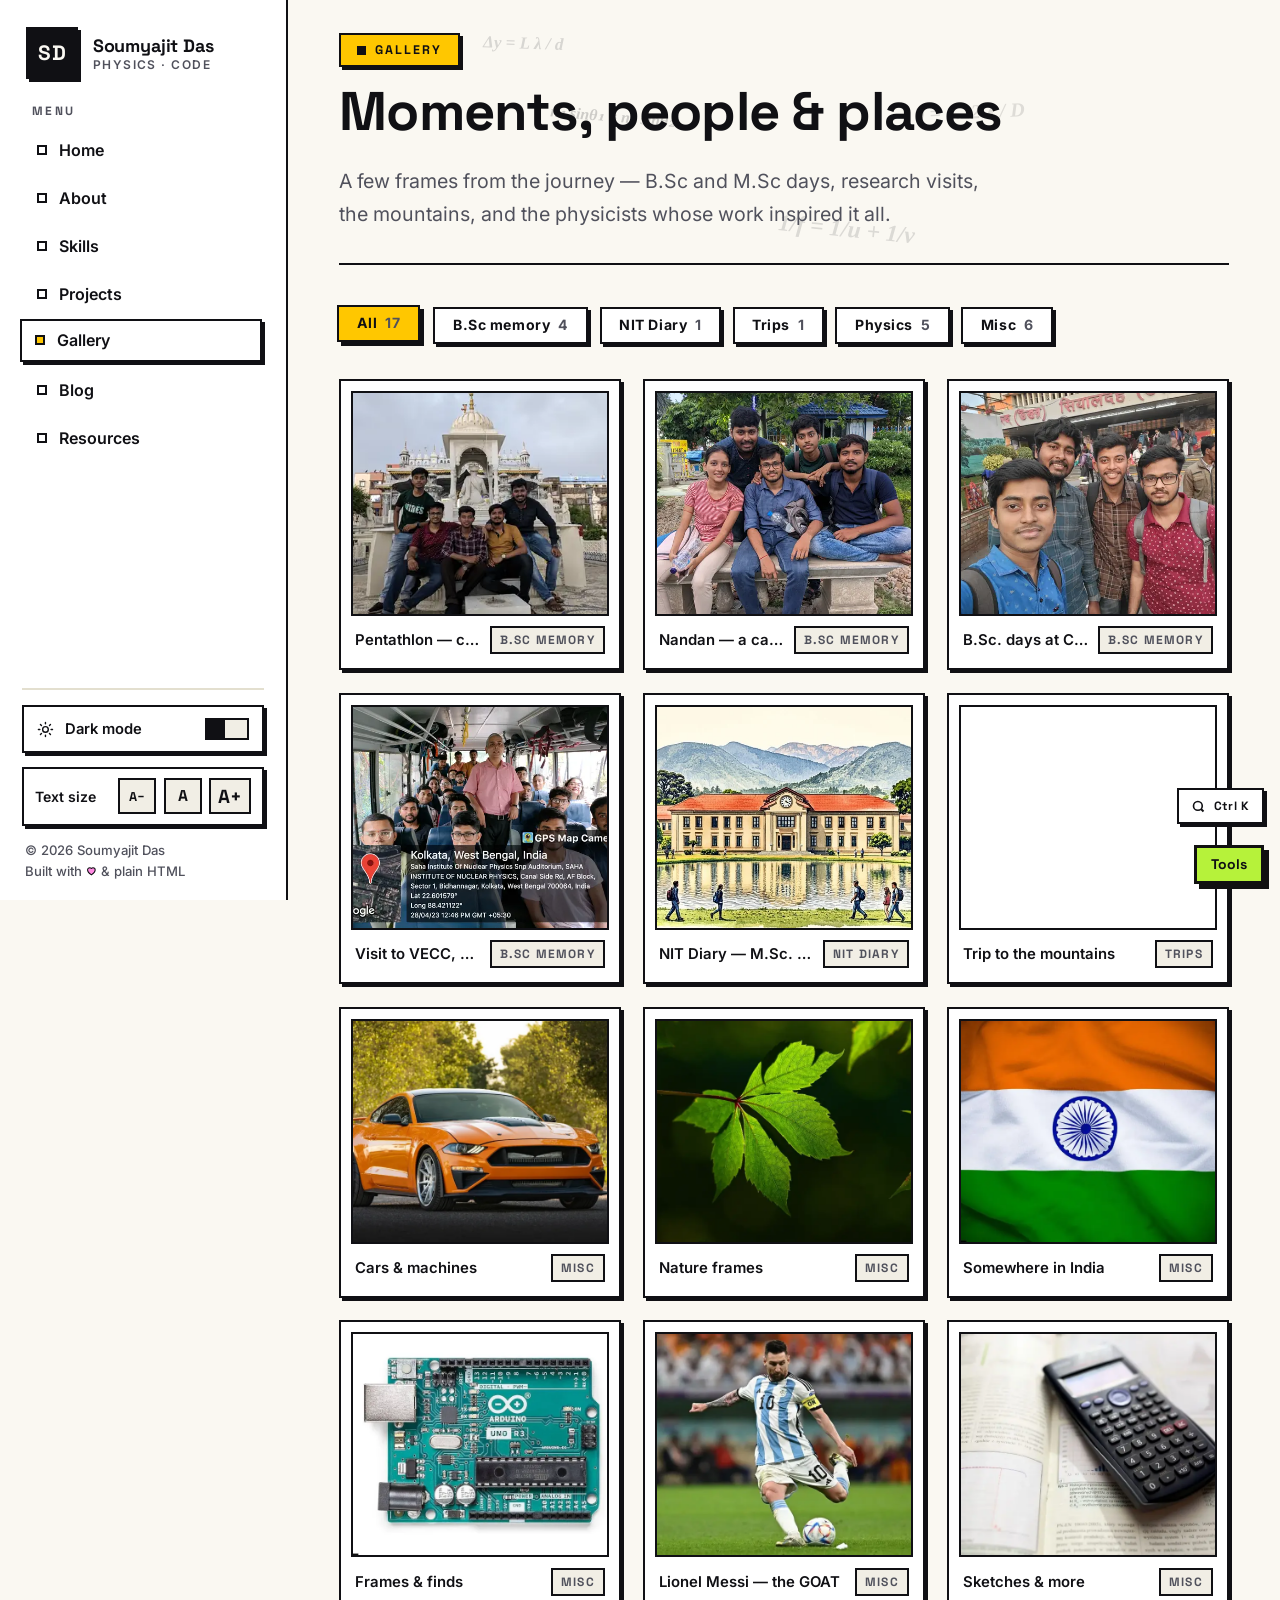
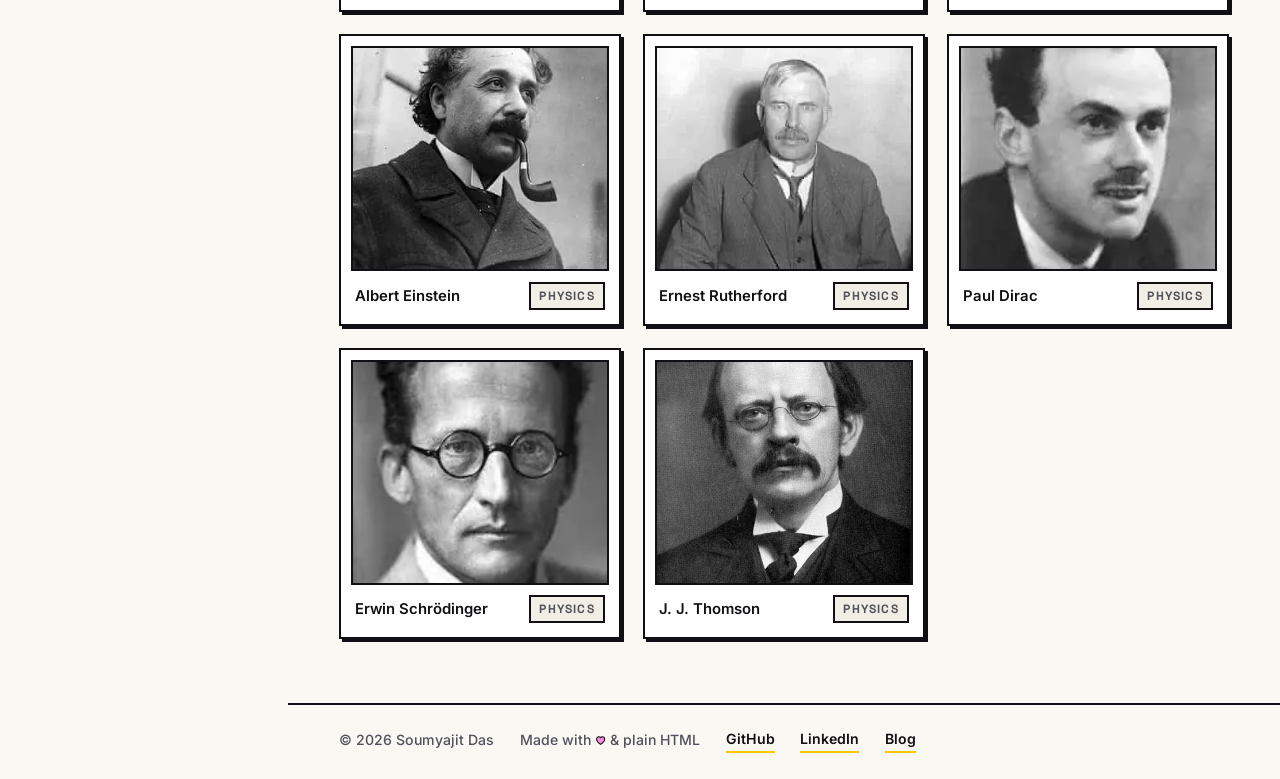
<file: gallery.html>
<!DOCTYPE html>
<html lang="en">
<head>
<meta charset="utf-8">
<meta name="viewport" content="width=device-width, initial-scale=1">
<title>Gallery — Soumyajit Das | Moments, People & Places</title>
<meta name="description" content="Photos from the journey of Soumyajit Das — college days at Calcutta University and NIT Silchar, research visits, mountain trips and the legendary physicists.">
<meta name="author" content="Soumyajit Das">
<meta name="robots" content="index, follow, max-image-preview:large">
<link rel="canonical" href="https://soumyajit9696.github.io/gallery.html">
<meta name="theme-color" content="#FAF8F2" media="(prefers-color-scheme: light)">
<meta name="theme-color" content="#14151A" media="(prefers-color-scheme: dark)">
<meta property="og:site_name" content="Soumyajit Das — Portfolio">
<meta property="og:type" content="website">
<meta property="og:title" content="Gallery — Soumyajit Das | Moments, People & Places">
<meta property="og:description" content="Photos from the journey of Soumyajit Das — college days at Calcutta University and NIT Silchar, research visits, mountain trips and the legendary physicists.">
<meta property="og:url" content="https://soumyajit9696.github.io/gallery.html">
<meta property="og:image" content="https://soumyajit9696.github.io/images/trnss.webp">
<meta property="og:image:width" content="960">
<meta property="og:image:height" content="540">
<meta property="og:image:alt" content="Trip to the mountains">
<meta name="twitter:card" content="summary">
<meta name="twitter:title" content="Gallery — Soumyajit Das | Moments, People & Places">
<meta name="twitter:description" content="Photos from the journey of Soumyajit Das — college days at Calcutta University and NIT Silchar, research visits, mountain trips and the legendary physicists.">
<meta name="twitter:image" content="https://soumyajit9696.github.io/images/trnss.webp">
<link rel="icon" href="favicon.ico" sizes="any">
<link rel="icon" type="image/svg+xml" href="favicon/favicon.svg">
<link rel="apple-touch-icon" sizes="180x180" href="favicon/apple-touch-icon.png">
<link rel="manifest" href="site.webmanifest">
<link rel="stylesheet" href="style.css?v=20261112">
<link rel="preload" href="fonts/spacegrotesk-var-latin.woff2" as="font" type="font/woff2" crossorigin>
<link rel="preload" href="fonts/inter-var-latin.woff2" as="font" type="font/woff2" crossorigin>
<link rel="preload" href="images/CollegeDays/pentad.webp" as="image" fetchpriority="high">
<script>document.documentElement.classList.add('js');var _t=null;try{_t=localStorage.getItem('theme')}catch(e){}(_t==='dark'||(!_t&&matchMedia('(prefers-color-scheme: dark)').matches))&&document.documentElement.setAttribute('data-theme','dark');var _f=null;try{_f=parseFloat(localStorage.getItem('fs'))}catch(e){}if(_f)document.documentElement.style.fontSize=_f+'px'</script>
<script type="application/ld+json">
{"@context":"https://schema.org","@graph":[{"@type":"BreadcrumbList","itemListElement":[{"@type":"ListItem","position":1,"name":"Home","item":"https://soumyajit9696.github.io/"},{"@type":"ListItem","position":2,"name":"Gallery","item":"https://soumyajit9696.github.io/gallery.html"}]},{"@type":"CollectionPage","url":"https://soumyajit9696.github.io/gallery.html","name":"Gallery","about":{"@id":"https://soumyajit9696.github.io/#person"},"isPartOf":{"@id":"https://soumyajit9696.github.io/#website"}}]}
</script>
</head>
<body>
<a class="skip" href="#main">Skip to content</a>
<svg xmlns="http://www.w3.org/2000/svg" style="display:none" aria-hidden="true">
<symbol id="i-menu" viewBox="0 0 24 24"><path d="M3 6h18M3 12h18M3 18h18"/></symbol>
<symbol id="i-sun" viewBox="0 0 24 24"><circle cx="12" cy="12" r="4"/><path d="M12 2v2m0 16v2M4.9 4.9l1.4 1.4m11.4 11.4l1.4 1.4M2 12h2m16 0h2M4.9 19.1l1.4-1.4M17.7 6.3l1.4-1.4"/></symbol>
<symbol id="i-moon" viewBox="0 0 24 24"><path d="M21 12.8A9 9 0 1 1 11.2 3a7 7 0 0 0 9.8 9.8z"/></symbol>
<symbol id="i-github" viewBox="0 0 24 24"><path fill="currentColor" stroke="none" d="M12 .5C5.65.5.5 5.65.5 12c0 5.08 3.29 9.39 7.86 10.91.58.11.79-.25.79-.56 0-.27-.01-1.17-.02-2.12-3.2.7-3.88-1.36-3.88-1.36-.52-1.33-1.28-1.68-1.28-1.68-1.04-.71.08-.7.08-.7 1.15.08 1.76 1.18 1.76 1.18 1.03 1.76 2.7 1.25 3.35.96.1-.75.4-1.25.72-1.54-2.55-.29-5.24-1.28-5.24-5.68 0-1.26.45-2.28 1.18-3.09-.12-.29-.51-1.46.11-3.05 0 0 .96-.31 3.15 1.18a10.9 10.9 0 0 1 5.74 0c2.19-1.49 3.15-1.18 3.15-1.18.62 1.59.23 2.76.11 3.05.73.81 1.18 1.83 1.18 3.09 0 4.41-2.69 5.38-5.25 5.66.41.35.77 1.05.77 2.12 0 1.53-.01 2.76-.01 3.14 0 .31.21.67.8.56A10.52 10.52 0 0 0 23.5 12C23.5 5.65 18.35.5 12 .5z"/></symbol>
<symbol id="i-linkedin" viewBox="0 0 24 24"><path fill="currentColor" stroke="none" d="M20.45 20.45h-3.55v-5.57c0-1.33-.03-3.04-1.85-3.04-1.85 0-2.14 1.45-2.14 2.94v5.67H9.36V9h3.41v1.56h.05c.47-.9 1.63-1.85 3.36-1.85 3.6 0 4.27 2.37 4.27 5.45v6.29zM5.34 7.43a2.06 2.06 0 1 1 0-4.12 2.06 2.06 0 0 1 0 4.12zM7.12 20.45H3.55V9h3.57v11.45zM22.22 0H1.77C.79 0 0 .77 0 1.72v20.55C0 23.23.79 24 1.77 24h20.45c.98 0 1.78-.77 1.78-1.73V1.72C24 .77 23.2 0 22.22 0z"/></symbol>
<symbol id="i-mail" viewBox="0 0 24 24"><rect x="3" y="5" width="18" height="14"/><path d="M3 7l9 6 9-6"/></symbol>
<symbol id="i-globe" viewBox="0 0 24 24"><circle cx="12" cy="12" r="9"/><path d="M3 12h18M12 3a14 14 0 0 1 0 18 14 14 0 0 1 0-18z"/></symbol>
<symbol id="i-arrow" viewBox="0 0 24 24"><path d="M4 12h16m-6-6l6 6-6 6"/></symbol>
<symbol id="i-ext" viewBox="0 0 24 24"><path d="M14 4h6v6M20 4l-9 9M18 13v6H5V6h6"/></symbol>
<symbol id="i-download" viewBox="0 0 24 24"><path d="M12 3v12m-5-5l5 5 5-5M4 20h16"/></symbol>
<symbol id="i-doc" viewBox="0 0 24 24"><path d="M6 2h9l5 5v15H6z"/><path d="M15 2v5h5M9 12h6m-6 4h6"/></symbol>
<symbol id="i-music" viewBox="0 0 24 24"><path d="M9 18V6l10-2v12"/><circle cx="7" cy="18" r="2.4"/><circle cx="17" cy="16" r="2.4"/></symbol>
<symbol id="i-play" viewBox="0 0 24 24"><path fill="currentColor" stroke="none" d="M7 4l13 8-13 8z"/></symbol>
<symbol id="i-pause" viewBox="0 0 24 24"><path fill="currentColor" stroke="none" d="M6 4h4v16H6zM14 4h4v16h-4z"/></symbol>
<symbol id="i-prev" viewBox="0 0 24 24"><path fill="currentColor" stroke="none" d="M6 4h2v16H6zM20 4l-11 8 11 8z"/></symbol>
<symbol id="i-next" viewBox="0 0 24 24"><path fill="currentColor" stroke="none" d="M16 4h2v16h-2zM4 4l11 8-11 8z"/></symbol>
<symbol id="i-atom" viewBox="0 0 24 24"><circle cx="12" cy="12" r="1.6"/><ellipse cx="12" cy="12" rx="10" ry="4.2"/><ellipse cx="12" cy="12" rx="10" ry="4.2" transform="rotate(60 12 12)"/><ellipse cx="12" cy="12" rx="10" ry="4.2" transform="rotate(120 12 12)"/></symbol>
<symbol id="i-code" viewBox="0 0 24 24"><path d="M8 6l-6 6 6 6m8-12l6 6-6 6M13 4l-2 16"/></symbol>
<symbol id="i-flask" viewBox="0 0 24 24"><path d="M9 3h6M10 3v6L4 19a2 2 0 0 0 1.8 3h12.4A2 2 0 0 0 20 19l-6-10V3M7 15h10"/></symbol>
<symbol id="i-pen" viewBox="0 0 24 24"><path d="M17 3l4 4L8 20l-5 1 1-5z"/></symbol>
<symbol id="i-layers" viewBox="0 0 24 24"><path d="M12 2l10 5-10 5L2 7z"/><path d="M2 12l10 5 10-5M2 17l10 5 10-5"/></symbol>
<symbol id="i-terminal" viewBox="0 0 24 24"><rect x="2" y="4" width="20" height="16"/><path d="M6 9l3 3-3 3M12 15h6"/></symbol>
<symbol id="i-grid" viewBox="0 0 24 24"><rect x="3" y="3" width="8" height="8"/><rect x="13" y="3" width="8" height="8"/><rect x="3" y="13" width="8" height="8"/><rect x="13" y="13" width="8" height="8"/></symbol>
<symbol id="i-cube" viewBox="0 0 24 24"><path d="M12 2l9 5v10l-9 5-9-5V7z"/><path d="M3 7l9 5 9-5M12 12v10"/></symbol>
<symbol id="i-chart" viewBox="0 0 24 24"><path d="M4 20V4M4 20h16M8 16v-5m4 5V8m4 8v-3"/></symbol>
<symbol id="i-monitor" viewBox="0 0 24 24"><rect x="2" y="4" width="20" height="13"/><path d="M8 21h8m-4-4v4"/></symbol>
<symbol id="i-window" viewBox="0 0 24 24"><rect x="2" y="4" width="20" height="16"/><path d="M2 9h20M6 6.5h.01M9 6.5h.01"/></symbol>
<symbol id="i-book" viewBox="0 0 24 24"><path d="M4 4h7a2 2 0 0 1 2 2v14a2 2 0 0 0-2-2H4zM20 4h-7a2 2 0 0 0-2 2v14a2 2 0 0 1 2-2h7z"/></symbol>
<symbol id="i-image" viewBox="0 0 24 24"><rect x="3" y="4" width="18" height="16"/><circle cx="9" cy="10" r="2"/><path d="M3 18l6-5 4 3 4-4 4 4"/></symbol>
<symbol id="i-heart" viewBox="0 0 24 24"><path d="M12 21S3 15.3 3 9.5C3 6.4 5.4 4 8.2 4c1.6 0 3 .8 3.8 2h.1c.8-1.2 2.2-2 3.8-2C18.6 4 21 6.4 21 9.5 21 15.3 12 21 12 21z"/></symbol>
</svg>
<div class="shell">
<aside class="sidebar" id="sidebar">
<a class="brand" href="index.html"><span class="brand-mark" aria-hidden="true">SD</span><span class="brand-text"><strong>Soumyajit Das</strong><small>Physics · Code</small></span></a>
<nav class="nav" aria-label="Primary">
<span class="nav-label">Menu</span>
<a href="index.html">Home</a>
<a href="about.html">About</a>
<a href="skills.html">Skills</a>
<a href="projects.html">Projects</a>
<a href="gallery.html" aria-current="page">Gallery</a>
<a href="blog.html">Blog</a>
<a href="resources.html">Resources</a>
</nav>
<div class="side-foot">
<button class="theme-toggle" role="switch" aria-checked="false" aria-label="Toggle dark mode">
<svg class="icon tt-sun" viewBox="0 0 24 24" aria-hidden="true"><use href="#i-sun"/></svg>
<svg class="icon tt-moon" viewBox="0 0 24 24" aria-hidden="true"><use href="#i-moon"/></svg>
<span class="tt-label">Dark mode</span>
<span class="tt-track"><span class="tt-thumb"></span></span>
</button>
<div class="fs-ctrl">
<span class="fs-label">Text size</span>
<div class="fs-btns" role="group" aria-label="Text size">
<button class="fs-btn" type="button" data-fs="-1" aria-label="Decrease text size">A−</button>
<button class="fs-btn" type="button" data-fs="reset" aria-label="Default text size">A</button>
<button class="fs-btn" type="button" data-fs="1" aria-label="Increase text size">A+</button>
</div>
</div>
<p class="copy">© 2026 Soumyajit Das<br>Built with <svg class="heart" viewBox="0 0 24 24" aria-hidden="true"><use href="#i-heart"/></svg> &amp; plain HTML</p>
</div>
</aside>
<div class="nav-backdrop"></div>
<div class="page">
<header class="topbar">
<button class="nav-toggler" aria-expanded="false" aria-controls="sidebar" aria-label="Open menu"><svg class="icon" viewBox="0 0 24 24" aria-hidden="true"><use href="#i-menu"/></svg></button>
<a class="topbar-brand" href="index.html" aria-label="SD — Soumyajit Das, home"><span class="brand-mark" aria-hidden="true">SD</span></a>
<span class="topbar-title">Gallery</span>
</header>
<main id="main" class="content">
      <header class="page-head">
        <p class="kicker"><span class="sq" aria-hidden="true"></span>Gallery</p>
        <h1 class="h-display">Moments, people &amp; places</h1>
        <p class="lead">A few frames from the journey — B.Sc and M.Sc days, research visits, the mountains, and the physicists whose work inspired it all.</p>
      </header>

      <div class="filters" role="group" aria-label="Filter photos" data-filter-bar="gallery-grid">
        <button class="pill active" data-filter="all" aria-pressed="true">All <span class="n">17</span></button>
        <button class="pill" data-filter="bsc" aria-pressed="false">B.Sc memory <span class="n">4</span></button>
        <button class="pill" data-filter="nit" aria-pressed="false">NIT Diary <span class="n">1</span></button>
        <button class="pill" data-filter="trips" aria-pressed="false">Trips <span class="n">1</span></button>
        <button class="pill" data-filter="physics" aria-pressed="false">Physics <span class="n">5</span></button>
        <button class="pill" data-filter="misc" aria-pressed="false">Misc <span class="n">6</span></button>
      </div>

      <div class="gallery-grid" id="gallery-grid">
        <button class="gcard" data-category="bsc" aria-label="Open photo: Pentathlon — college fest — B.Sc memory category">
          <figure style="margin:0"><img src="images/CollegeDays/pentad.webp" alt="Pentathlon — college fest" width="400" height="300" fetchpriority="high" decoding="async"><figcaption><b>Pentathlon — college fest</b><span class="cat">B.Sc memory</span></figcaption></figure>
        </button>
        <button class="gcard" data-category="bsc" aria-label="Open photo: Nandan — a campus evening — B.Sc memory category">
          <figure style="margin:0"><img src="images/CollegeDays/nandan.webp" alt="Nandan — a campus evening" width="560" height="420" loading="lazy" decoding="async"><figcaption><b>Nandan — a campus evening</b><span class="cat">B.Sc memory</span></figcaption></figure>
        </button>
        <button class="gcard" data-category="bsc" aria-label="Open photo: B.Sc. days at Calcutta University — B.Sc memory category">
          <figure style="margin:0"><img src="images/CollegeDays/bsc_img.webp" alt="B.Sc. days at Calcutta University" width="560" height="420" loading="lazy" decoding="async"><figcaption><b>B.Sc. days at Calcutta University</b><span class="cat">B.Sc memory</span></figcaption></figure>
        </button>
        <button class="gcard" data-category="bsc" aria-label="Open photo: Visit to VECC, Kolkata — B.Sc memory category">
          <figure style="margin:0"><img src="images/CollegeDays/vecc.webp" alt="Visit to VECC, Kolkata" width="560" height="420" loading="lazy" decoding="async"><figcaption><b>Visit to VECC, Kolkata</b><span class="cat">B.Sc memory</span></figcaption></figure>
        </button>
        <button class="gcard" data-category="nit" aria-label="Open photo: NIT Diary — M.Sc. days at NIT Silchar — NIT Diary category">
          <figure style="margin:0"><img src="images/nit-diary.webp" alt="NIT Diary — M.Sc. days at NIT Silchar (campus sketch)" width="560" height="420" loading="lazy" decoding="async"><figcaption><b>NIT Diary — M.Sc. days at NIT Silchar</b><span class="cat">NIT Diary</span></figcaption></figure>
        </button>
        <button class="gcard" data-category="trips" aria-label="Open photo: Trip to the mountains — trips category">
          <figure style="margin:0"><img src="images/trnss.webp" alt="Trip to the mountains" width="960" height="540" loading="lazy" decoding="async"><figcaption><b>Trip to the mountains</b><span class="cat">trips</span></figcaption></figure>
        </button>
        <button class="gcard rv" data-category="misc" aria-label="Open photo: Cars & machines — misc category">
          <figure style="margin:0"><img src="images/portfolio/1.webp" alt="Cars & machines" width="640" height="520" loading="lazy" decoding="async"><figcaption><b>Cars & machines</b><span class="cat">misc</span></figcaption></figure>
        </button>
        <button class="gcard rv" data-category="misc" aria-label="Open photo: Nature frames — misc category">
          <figure style="margin:0"><img src="images/portfolio/2.webp" alt="Nature frames" width="640" height="520" loading="lazy" decoding="async"><figcaption><b>Nature frames</b><span class="cat">misc</span></figcaption></figure>
        </button>
        <button class="gcard rv" data-category="misc" aria-label="Open photo: Somewhere in India — misc category">
          <figure style="margin:0"><img src="images/portfolio/3.webp" alt="Somewhere in India" width="640" height="520" loading="lazy" decoding="async"><figcaption><b>Somewhere in India</b><span class="cat">misc</span></figcaption></figure>
        </button>
        <button class="gcard rv" data-category="misc" aria-label="Open photo: Frames & finds — misc category">
          <figure style="margin:0"><img src="images/portfolio/4.webp" alt="Frames & finds" width="640" height="520" loading="lazy" decoding="async"><figcaption><b>Frames & finds</b><span class="cat">misc</span></figcaption></figure>
        </button>
        <button class="gcard rv" data-category="misc" aria-label="Open photo: Lionel Messi — the GOAT — misc category">
          <figure style="margin:0"><img src="images/portfolio/5.webp" alt="Lionel Messi — the GOAT" width="640" height="520" loading="lazy" decoding="async"><figcaption><b>Lionel Messi — the GOAT</b><span class="cat">misc</span></figcaption></figure>
        </button>
        <button class="gcard rv" data-category="misc" aria-label="Open photo: Sketches & more — misc category">
          <figure style="margin:0"><img src="images/portfolio/6.webp" alt="Sketches & more" width="640" height="520" loading="lazy" decoding="async"><figcaption><b>Sketches & more</b><span class="cat">misc</span></figcaption></figure>
        </button>
        <button class="gcard rv" data-category="physics" aria-label="Open photo: Albert Einstein — physics category">
          <figure style="margin:0"><img src="images/Physics/Albert-Einstein-004.webp" alt="Albert Einstein" width="400" height="546" loading="lazy" decoding="async"><figcaption><b>Albert Einstein</b><span class="cat">physics</span></figcaption></figure>
        </button>
        <button class="gcard rv" data-category="physics" aria-label="Open photo: Ernest Rutherford — physics category">
          <figure style="margin:0"><img src="images/Physics/Ernest-Rutherford-009.webp" alt="Ernest Rutherford" width="367" height="270" loading="lazy" decoding="async"><figcaption><b>Ernest Rutherford</b><span class="cat">physics</span></figcaption></figure>
        </button>
        <button class="gcard rv" data-category="physics" aria-label="Open photo: Paul Dirac — physics category">
          <figure style="margin:0"><img src="images/Physics/PAUL_DIRAC.webp" alt="Paul Dirac" width="185" height="273" loading="lazy" decoding="async"><figcaption><b>Paul Dirac</b><span class="cat">physics</span></figcaption></figure>
        </button>
        <button class="gcard rv" data-category="physics" aria-label="Open photo: Erwin Schrödinger — physics category">
          <figure style="margin:0"><img src="images/Physics/SCHRODINGER.webp" alt="Erwin Schrödinger" width="183" height="275" loading="lazy" decoding="async"><figcaption><b>Erwin Schrödinger</b><span class="cat">physics</span></figcaption></figure>
        </button>
        <button class="gcard rv" data-category="physics" aria-label="Open photo: J. J. Thomson — physics category">
          <figure style="margin:0"><img src="images/Physics/J_J_THOMPSON.webp" alt="J. J. Thomson" width="442" height="612" loading="lazy" decoding="async"><figcaption><b>J. J. Thomson</b><span class="cat">physics</span></figcaption></figure>
        </button>
      </div>

      <div class="lightbox" role="dialog" aria-modal="true" aria-label="Photo viewer">
        <div class="lb-card">
          <img alt="" width="800" height="600" loading="lazy">
          <div class="lb-bar">
            <span class="lb-caption"></span>
            <span class="lb-count"></span>
            <button class="lb-btn" data-lb-prev aria-label="Previous photo"><svg class="icon" viewBox="0 0 24 24" aria-hidden="true"><use href="#i-arrow" transform="rotate(180 12 12)"/></svg></button>
            <button class="lb-btn" data-lb-next aria-label="Next photo"><svg class="icon" viewBox="0 0 24 24" aria-hidden="true"><use href="#i-arrow"/></svg></button>
            <button class="lb-btn" data-lb-close aria-label="Close viewer"><svg class="icon" viewBox="0 0 24 24" aria-hidden="true"><use href="#i-menu" transform="rotate(45 12 12)"/></svg></button>
          </div>
        </div>
      </div>
</main>
<footer class="foot">
<span>© 2026 Soumyajit Das</span>
<span>Made with <svg class="heart" viewBox="0 0 24 24" aria-hidden="true"><use href="#i-heart"/></svg> &amp; plain HTML</span>
<a href="https://github.com/Soumyajit9696" target="_blank" rel="noopener">GitHub</a>
<a href="https://www.linkedin.com/in/soumyajit-das-40a1851b8/" target="_blank" rel="noopener">LinkedIn</a>
<a href="https://sci-tech-science.blogspot.com/" target="_blank" rel="noopener">Blog</a>
</footer>
</div>
</div>
<script src="js/main.js?v=20261105" defer></script>
<script>window.BRUTAL_TOOLS={email:"dsoumyajit295@gmail.com",links:[{label:"GitHub \u2014 Soumyajit9696",url:"https://github.com/Soumyajit9696"},{label:"LinkedIn",url:"https://www.linkedin.com/in/soumyajit-das-40a1851b8/"},{label:"Sci-Tech Science (blog)",url:"https://sci-tech-science.blogspot.com/"}],bibtex:"@misc{das2026website,\n  author = {Das, Soumyajit},\n  title  = {Soumyajit Das -- Personal Portfolio Website},\n  year   = {2026},\n  url    = {https://soumyajit9696.github.io/},\n  note   = {M.Sc. Physics, NIT Silchar. Creator of VaspViz: https://github.com/Soumyajit9696/VaspViz}\n}"};</script>
<script src="js/brutal-tools.js?v=20261110" defer></script>
<script src="js/cursor.js?v=20261102" defer></script>
<script src="js/palette.js?v=20261110" defer></script>
<script src="js/physics-fx.js?v=20261103" defer></script>
</body>
</html>
</file>
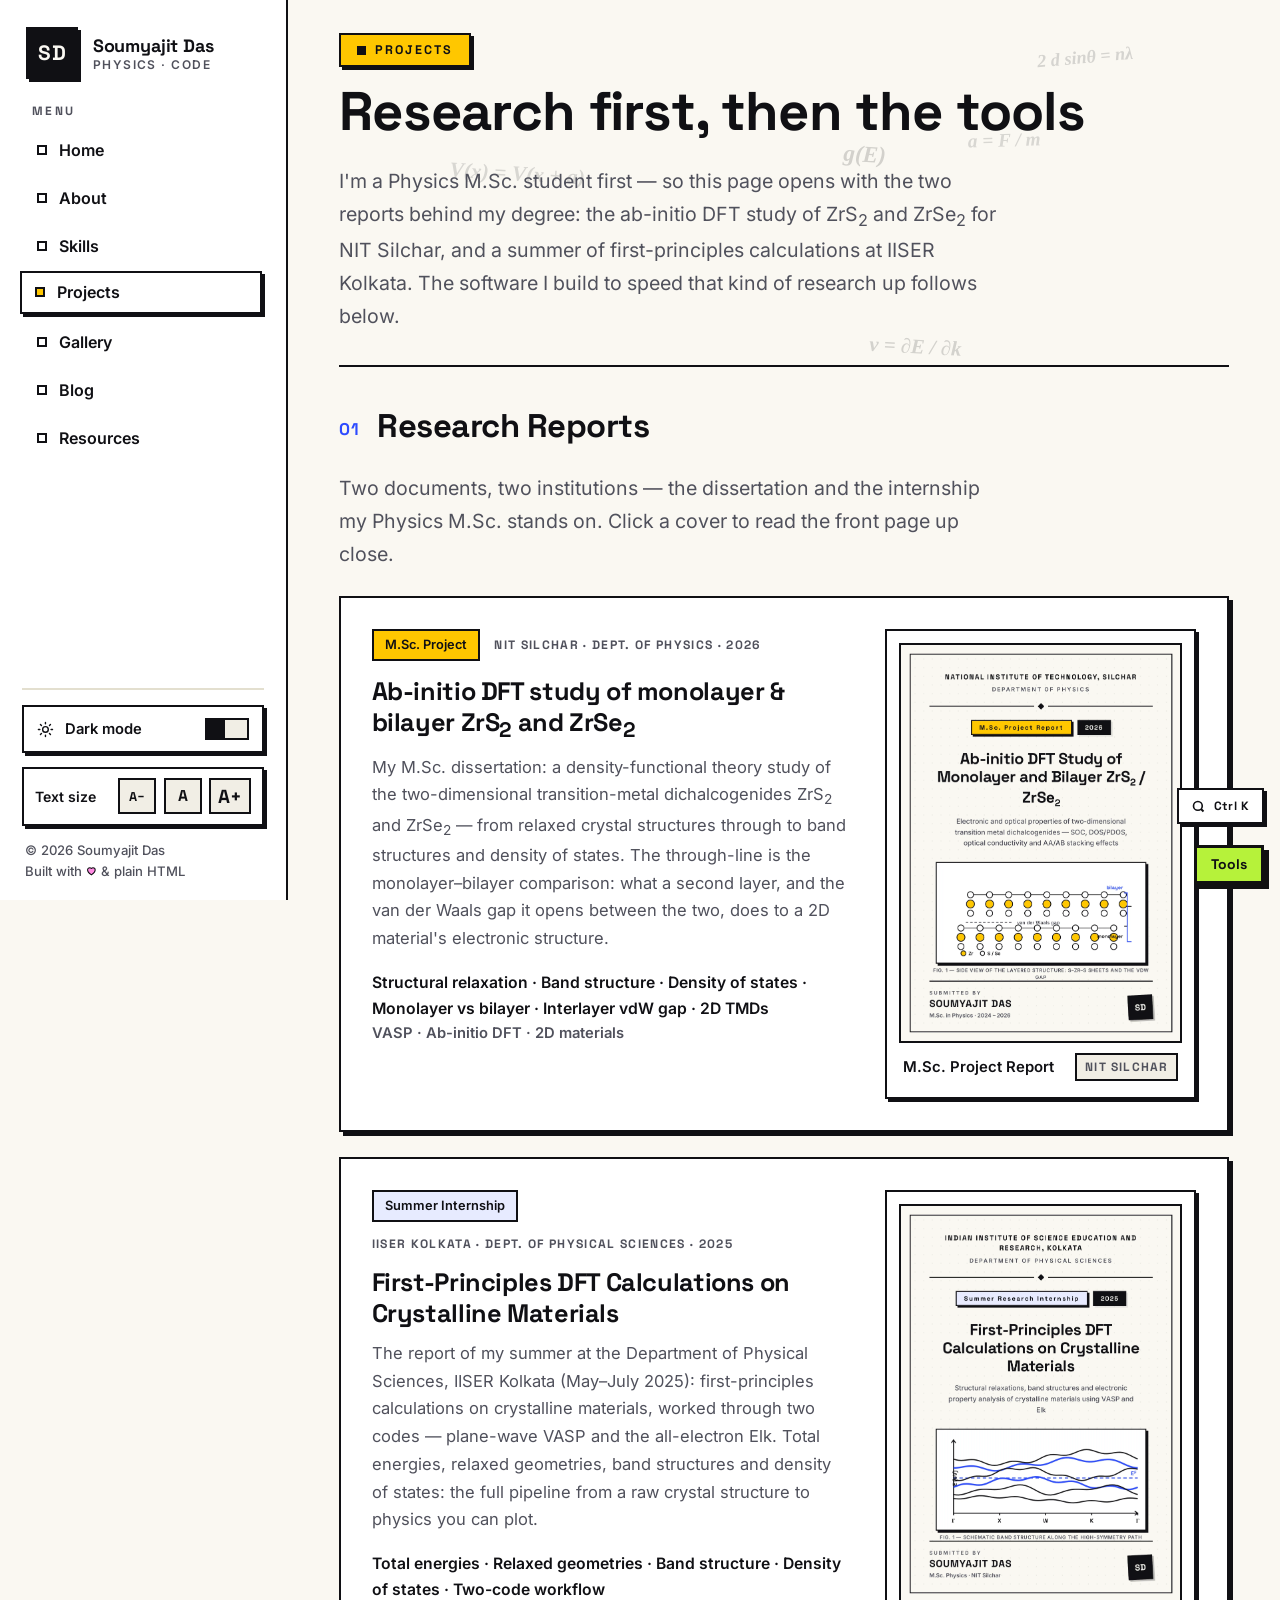
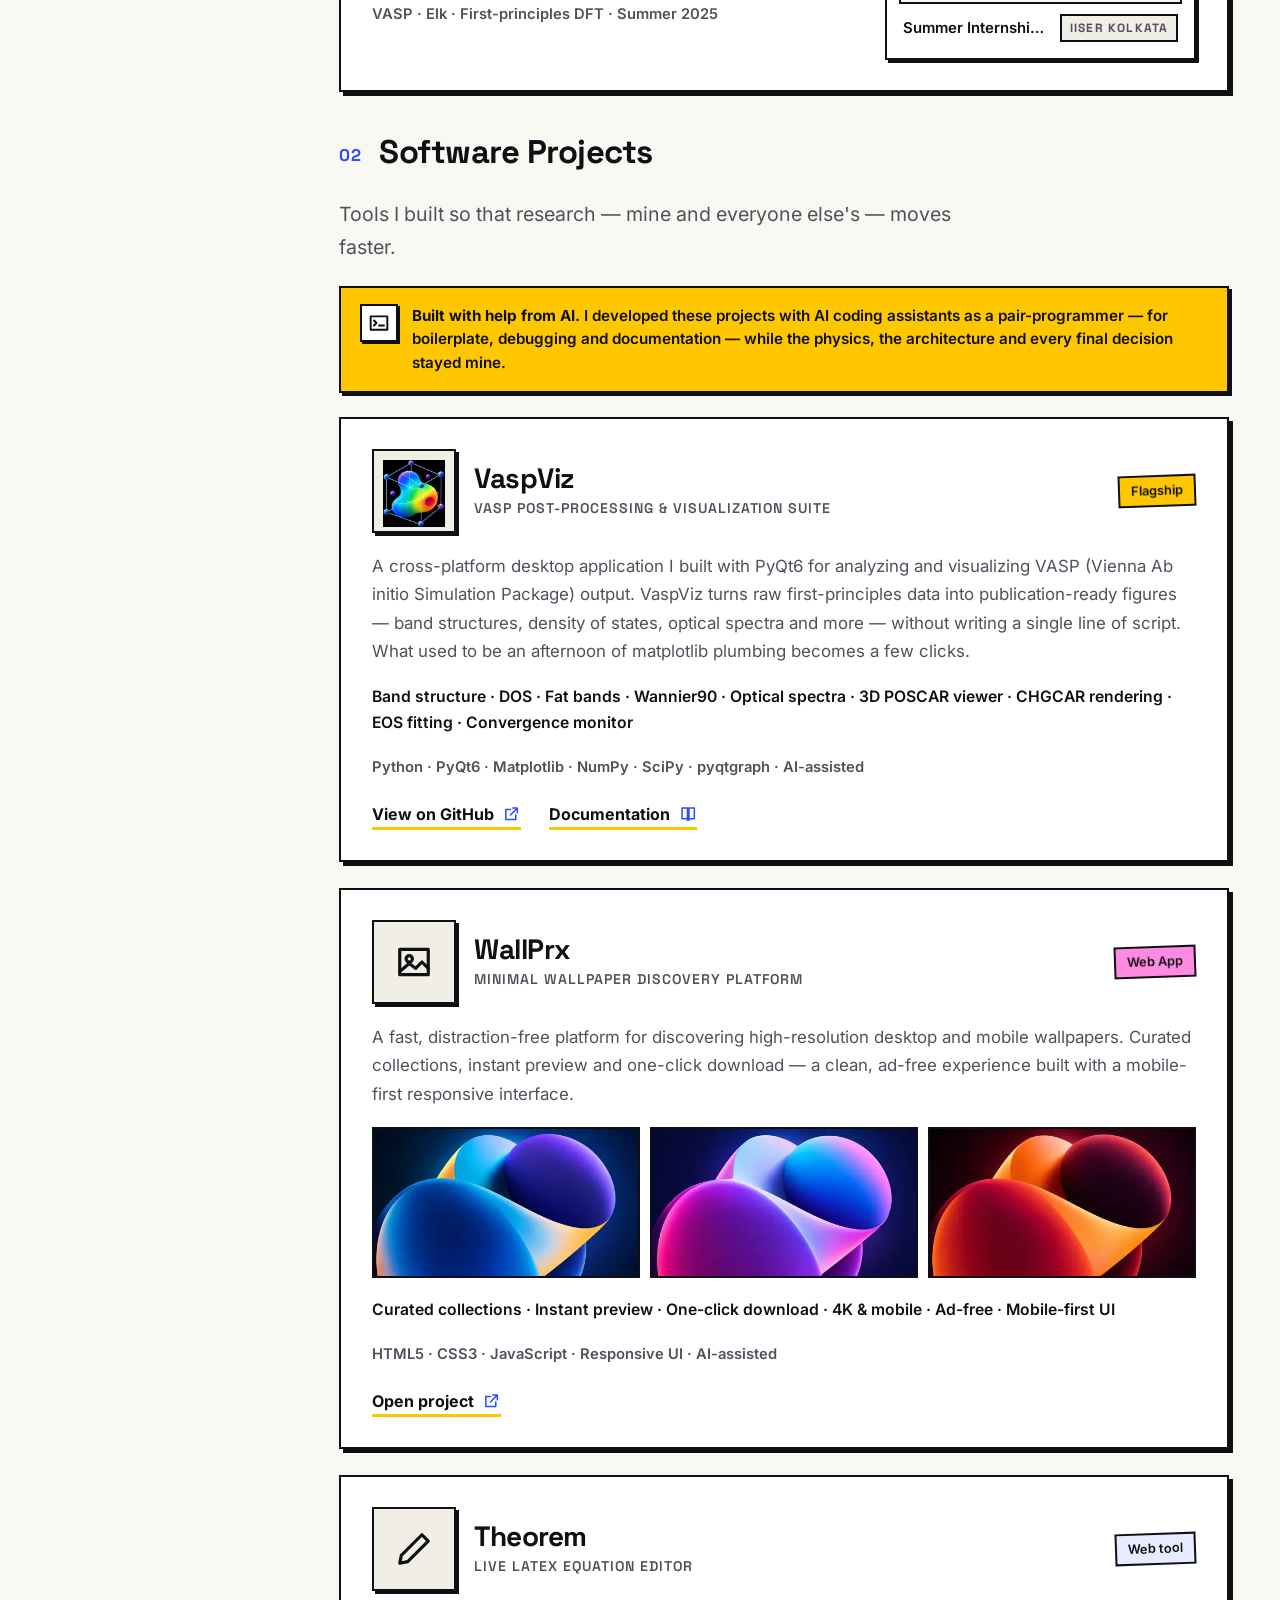
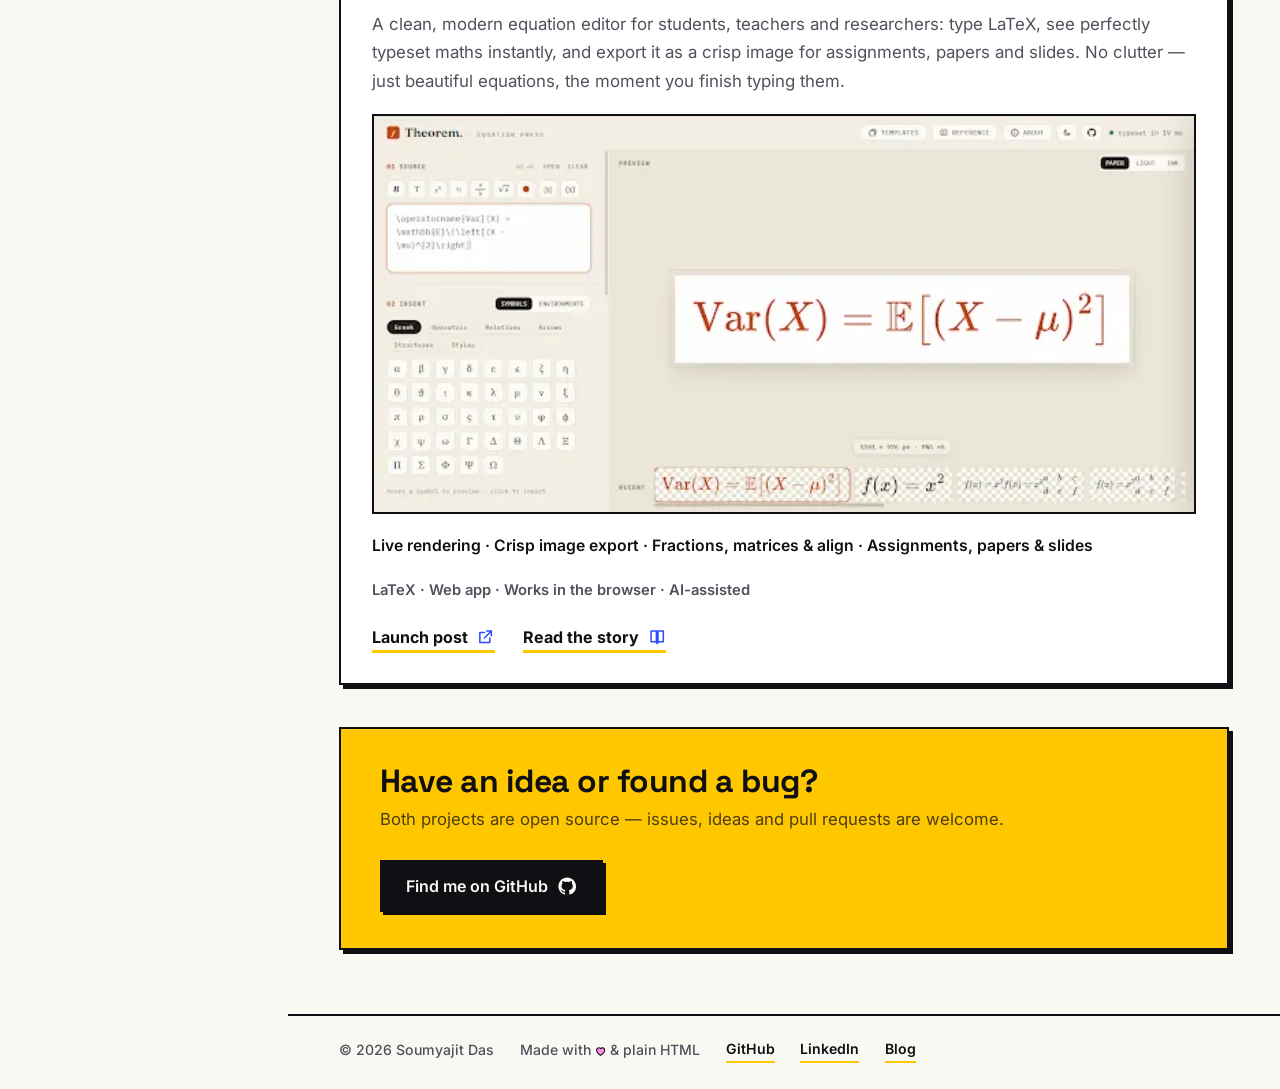
<file: projects.html>
<!DOCTYPE html>
<html lang="en">
<head>
<meta charset="utf-8">
<meta name="viewport" content="width=device-width, initial-scale=1">
<title>Projects — Soumyajit Das | Research &amp; Software</title>
<meta name="description" content="Research and software by Soumyajit Das: ab-initio DFT study of ZrS2 and ZrSe2 (M.Sc., NIT Silchar), an IISER Kolkata internship, plus VaspViz, WallPrx and Theorem.">
<meta name="author" content="Soumyajit Das">
<meta name="robots" content="index, follow, max-image-preview:large">
<link rel="canonical" href="https://soumyajit9696.github.io/projects.html">
<meta name="theme-color" content="#FAF8F2" media="(prefers-color-scheme: light)">
<meta name="theme-color" content="#14151A" media="(prefers-color-scheme: dark)">
<meta property="og:site_name" content="Soumyajit Das — Portfolio">
<meta property="og:type" content="website">
<meta property="og:title" content="Projects — Soumyajit Das | Research &amp; Software">
<meta property="og:description" content="Research and software by Soumyajit Das: ab-initio DFT study of ZrS2 and ZrSe2 (M.Sc., NIT Silchar), an IISER Kolkata internship, plus VaspViz, WallPrx and Theorem.">
<meta property="og:url" content="https://soumyajit9696.github.io/projects.html">
<meta property="og:image" content="https://soumyajit9696.github.io/images/vaspviz_logo.webp">
<meta property="og:image:width" content="200">
<meta property="og:image:height" content="215">
<meta property="og:image:alt" content="VaspViz logo">
<meta name="twitter:card" content="summary">
<meta name="twitter:title" content="Projects — Soumyajit Das | Research &amp; Software">
<meta name="twitter:description" content="Research and software by Soumyajit Das: ab-initio DFT study of ZrS2 and ZrSe2 (M.Sc., NIT Silchar), an IISER Kolkata internship, plus VaspViz, WallPrx and Theorem.">
<meta name="twitter:image" content="https://soumyajit9696.github.io/images/vaspviz_logo.webp">
<link rel="icon" href="favicon.ico" sizes="any">
<link rel="icon" type="image/svg+xml" href="favicon/favicon.svg">
<link rel="apple-touch-icon" sizes="180x180" href="favicon/apple-touch-icon.png">
<link rel="manifest" href="site.webmanifest">
<link rel="stylesheet" href="style.css?v=20261112">
<link rel="preload" href="fonts/spacegrotesk-var-latin.woff2" as="font" type="font/woff2" crossorigin>
<link rel="preload" href="fonts/inter-var-latin.woff2" as="font" type="font/woff2" crossorigin>
<link rel="preload" href="images/reports/nit-silchar-msc-project.webp" as="image" fetchpriority="high">
<script>document.documentElement.classList.add('js');var _t=null;try{_t=localStorage.getItem('theme')}catch(e){}(_t==='dark'||(!_t&&matchMedia('(prefers-color-scheme: dark)').matches))&&document.documentElement.setAttribute('data-theme','dark');var _f=null;try{_f=parseFloat(localStorage.getItem('fs'))}catch(e){}if(_f)document.documentElement.style.fontSize=_f+'px'</script>
<script type="application/ld+json">
{"@context":"https://schema.org","@graph":[{"@type":"BreadcrumbList","itemListElement":[{"@type":"ListItem","position":1,"name":"Home","item":"https://soumyajit9696.github.io/"},{"@type":"ListItem","position":2,"name":"Projects","item":"https://soumyajit9696.github.io/projects.html"}]},{"@type":"SoftwareApplication","name":"VaspViz","applicationCategory":"Scientific Application","operatingSystem":"Windows, Linux, macOS","description":"Cross-platform PyQt6 desktop application for analyzing and visualizing VASP output: band structures, DOS, fat bands, Wannier90 overlays, optical spectra, 3D POSCAR viewer, CHGCAR rendering, EOS fitting and convergence monitoring.","url":"https://github.com/Soumyajit9696/VaspViz","author":{"@id":"https://soumyajit9696.github.io/#person"},"programmingLanguage":"Python","offers":{"@type":"Offer","price":"0","priceCurrency":"USD"}},{"@type":"WebApplication","name":"WallPrx","applicationCategory":"DesignApplication","description":"Minimal, ad-free wallpaper discovery platform for high-resolution desktop and mobile wallpapers with curated collections, instant preview and one-click download.","url":"https://github.com/Soumyajit9696/WallPrx","author":{"@id":"https://soumyajit9696.github.io/#person"},"browserRequirements":"Requires JavaScript","offers":{"@type":"Offer","price":"0","priceCurrency":"USD"}},{"@type":"WebApplication","name":"Theorem","applicationCategory":"UtilityApplication","description":"Live LaTeX equation editor that renders maths instantly and exports crisp images for assignments, papers and slides.","url":"https://sci-tech-science.blogspot.com/2026/10/theorem-latex-equation-editor","author":{"@id":"https://soumyajit9696.github.io/#person"},"browserRequirements":"Requires JavaScript","offers":{"@type":"Offer","price":"0","priceCurrency":"USD"}}]}
</script>
</head>
<body>
<a class="skip" href="#main">Skip to content</a>
<svg xmlns="http://www.w3.org/2000/svg" style="display:none" aria-hidden="true">
<symbol id="i-menu" viewBox="0 0 24 24"><path d="M3 6h18M3 12h18M3 18h18"/></symbol>
<symbol id="i-sun" viewBox="0 0 24 24"><circle cx="12" cy="12" r="4"/><path d="M12 2v2m0 16v2M4.9 4.9l1.4 1.4m11.4 11.4l1.4 1.4M2 12h2m16 0h2M4.9 19.1l1.4-1.4M17.7 6.3l1.4-1.4"/></symbol>
<symbol id="i-moon" viewBox="0 0 24 24"><path d="M21 12.8A9 9 0 1 1 11.2 3a7 7 0 0 0 9.8 9.8z"/></symbol>
<symbol id="i-github" viewBox="0 0 24 24"><path fill="currentColor" stroke="none" d="M12 .5C5.65.5.5 5.65.5 12c0 5.08 3.29 9.39 7.86 10.91.58.11.79-.25.79-.56 0-.27-.01-1.17-.02-2.12-3.2.7-3.88-1.36-3.88-1.36-.52-1.33-1.28-1.68-1.28-1.68-1.04-.71.08-.7.08-.7 1.15.08 1.76 1.18 1.76 1.18 1.03 1.76 2.7 1.25 3.35.96.1-.75.4-1.25.72-1.54-2.55-.29-5.24-1.28-5.24-5.68 0-1.26.45-2.28 1.18-3.09-.12-.29-.51-1.46.11-3.05 0 0 .96-.31 3.15 1.18a10.9 10.9 0 0 1 5.74 0c2.19-1.49 3.15-1.18 3.15-1.18.62 1.59.23 2.76.11 3.05.73.81 1.18 1.83 1.18 3.09 0 4.41-2.69 5.38-5.25 5.66.41.35.77 1.05.77 2.12 0 1.53-.01 2.76-.01 3.14 0 .31.21.67.8.56A10.52 10.52 0 0 0 23.5 12C23.5 5.65 18.35.5 12 .5z"/></symbol>
<symbol id="i-linkedin" viewBox="0 0 24 24"><path fill="currentColor" stroke="none" d="M20.45 20.45h-3.55v-5.57c0-1.33-.03-3.04-1.85-3.04-1.85 0-2.14 1.45-2.14 2.94v5.67H9.36V9h3.41v1.56h.05c.47-.9 1.63-1.85 3.36-1.85 3.6 0 4.27 2.37 4.27 5.45v6.29zM5.34 7.43a2.06 2.06 0 1 1 0-4.12 2.06 2.06 0 0 1 0 4.12zM7.12 20.45H3.55V9h3.57v11.45zM22.22 0H1.77C.79 0 0 .77 0 1.72v20.55C0 23.23.79 24 1.77 24h20.45c.98 0 1.78-.77 1.78-1.73V1.72C24 .77 23.2 0 22.22 0z"/></symbol>
<symbol id="i-mail" viewBox="0 0 24 24"><rect x="3" y="5" width="18" height="14"/><path d="M3 7l9 6 9-6"/></symbol>
<symbol id="i-globe" viewBox="0 0 24 24"><circle cx="12" cy="12" r="9"/><path d="M3 12h18M12 3a14 14 0 0 1 0 18 14 14 0 0 1 0-18z"/></symbol>
<symbol id="i-arrow" viewBox="0 0 24 24"><path d="M4 12h16m-6-6l6 6-6 6"/></symbol>
<symbol id="i-ext" viewBox="0 0 24 24"><path d="M14 4h6v6M20 4l-9 9M18 13v6H5V6h6"/></symbol>
<symbol id="i-download" viewBox="0 0 24 24"><path d="M12 3v12m-5-5l5 5 5-5M4 20h16"/></symbol>
<symbol id="i-doc" viewBox="0 0 24 24"><path d="M6 2h9l5 5v15H6z"/><path d="M15 2v5h5M9 12h6m-6 4h6"/></symbol>
<symbol id="i-music" viewBox="0 0 24 24"><path d="M9 18V6l10-2v12"/><circle cx="7" cy="18" r="2.4"/><circle cx="17" cy="16" r="2.4"/></symbol>
<symbol id="i-play" viewBox="0 0 24 24"><path fill="currentColor" stroke="none" d="M7 4l13 8-13 8z"/></symbol>
<symbol id="i-pause" viewBox="0 0 24 24"><path fill="currentColor" stroke="none" d="M6 4h4v16H6zM14 4h4v16h-4z"/></symbol>
<symbol id="i-prev" viewBox="0 0 24 24"><path fill="currentColor" stroke="none" d="M6 4h2v16H6zM20 4l-11 8 11 8z"/></symbol>
<symbol id="i-next" viewBox="0 0 24 24"><path fill="currentColor" stroke="none" d="M16 4h2v16h-2zM4 4l11 8-11 8z"/></symbol>
<symbol id="i-atom" viewBox="0 0 24 24"><circle cx="12" cy="12" r="1.6"/><ellipse cx="12" cy="12" rx="10" ry="4.2"/><ellipse cx="12" cy="12" rx="10" ry="4.2" transform="rotate(60 12 12)"/><ellipse cx="12" cy="12" rx="10" ry="4.2" transform="rotate(120 12 12)"/></symbol>
<symbol id="i-code" viewBox="0 0 24 24"><path d="M8 6l-6 6 6 6m8-12l6 6-6 6M13 4l-2 16"/></symbol>
<symbol id="i-flask" viewBox="0 0 24 24"><path d="M9 3h6M10 3v6L4 19a2 2 0 0 0 1.8 3h12.4A2 2 0 0 0 20 19l-6-10V3M7 15h10"/></symbol>
<symbol id="i-pen" viewBox="0 0 24 24"><path d="M17 3l4 4L8 20l-5 1 1-5z"/></symbol>
<symbol id="i-layers" viewBox="0 0 24 24"><path d="M12 2l10 5-10 5L2 7z"/><path d="M2 12l10 5 10-5M2 17l10 5 10-5"/></symbol>
<symbol id="i-terminal" viewBox="0 0 24 24"><rect x="2" y="4" width="20" height="16"/><path d="M6 9l3 3-3 3M12 15h6"/></symbol>
<symbol id="i-grid" viewBox="0 0 24 24"><rect x="3" y="3" width="8" height="8"/><rect x="13" y="3" width="8" height="8"/><rect x="3" y="13" width="8" height="8"/><rect x="13" y="13" width="8" height="8"/></symbol>
<symbol id="i-cube" viewBox="0 0 24 24"><path d="M12 2l9 5v10l-9 5-9-5V7z"/><path d="M3 7l9 5 9-5M12 12v10"/></symbol>
<symbol id="i-chart" viewBox="0 0 24 24"><path d="M4 20V4M4 20h16M8 16v-5m4 5V8m4 8v-3"/></symbol>
<symbol id="i-monitor" viewBox="0 0 24 24"><rect x="2" y="4" width="20" height="13"/><path d="M8 21h8m-4-4v4"/></symbol>
<symbol id="i-window" viewBox="0 0 24 24"><rect x="2" y="4" width="20" height="16"/><path d="M2 9h20M6 6.5h.01M9 6.5h.01"/></symbol>
<symbol id="i-book" viewBox="0 0 24 24"><path d="M4 4h7a2 2 0 0 1 2 2v14a2 2 0 0 0-2-2H4zM20 4h-7a2 2 0 0 0-2 2v14a2 2 0 0 1 2-2h7z"/></symbol>
<symbol id="i-image" viewBox="0 0 24 24"><rect x="3" y="4" width="18" height="16"/><circle cx="9" cy="10" r="2"/><path d="M3 18l6-5 4 3 4-4 4 4"/></symbol>
<symbol id="i-heart" viewBox="0 0 24 24"><path d="M12 21S3 15.3 3 9.5C3 6.4 5.4 4 8.2 4c1.6 0 3 .8 3.8 2h.1c.8-1.2 2.2-2 3.8-2C18.6 4 21 6.4 21 9.5 21 15.3 12 21 12 21z"/></symbol>
</svg>
<div class="shell">
<aside class="sidebar" id="sidebar">
<a class="brand" href="index.html"><span class="brand-mark" aria-hidden="true">SD</span><span class="brand-text"><strong>Soumyajit Das</strong><small>Physics · Code</small></span></a>
<nav class="nav" aria-label="Primary">
<span class="nav-label">Menu</span>
<a href="index.html">Home</a>
<a href="about.html">About</a>
<a href="skills.html">Skills</a>
<a href="projects.html" aria-current="page">Projects</a>
<a href="gallery.html">Gallery</a>
<a href="blog.html">Blog</a>
<a href="resources.html">Resources</a>
</nav>
<div class="side-foot">
<button class="theme-toggle" role="switch" aria-checked="false" aria-label="Toggle dark mode">
<svg class="icon tt-sun" viewBox="0 0 24 24" aria-hidden="true"><use href="#i-sun"/></svg>
<svg class="icon tt-moon" viewBox="0 0 24 24" aria-hidden="true"><use href="#i-moon"/></svg>
<span class="tt-label">Dark mode</span>
<span class="tt-track"><span class="tt-thumb"></span></span>
</button>
<div class="fs-ctrl">
<span class="fs-label">Text size</span>
<div class="fs-btns" role="group" aria-label="Text size">
<button class="fs-btn" type="button" data-fs="-1" aria-label="Decrease text size">A−</button>
<button class="fs-btn" type="button" data-fs="reset" aria-label="Default text size">A</button>
<button class="fs-btn" type="button" data-fs="1" aria-label="Increase text size">A+</button>
</div>
</div>
<p class="copy">© 2026 Soumyajit Das<br>Built with <svg class="heart" viewBox="0 0 24 24" aria-hidden="true"><use href="#i-heart"/></svg> &amp; plain HTML</p>
</div>
</aside>
<div class="nav-backdrop"></div>
<div class="page">
<header class="topbar">
<button class="nav-toggler" aria-expanded="false" aria-controls="sidebar" aria-label="Open menu"><svg class="icon" viewBox="0 0 24 24" aria-hidden="true"><use href="#i-menu"/></svg></button>
<a class="topbar-brand" href="index.html" aria-label="SD — Soumyajit Das, home"><span class="brand-mark" aria-hidden="true">SD</span></a>
<span class="topbar-title">Projects</span>
</header>
<main id="main" class="content">
      <header class="page-head">
        <p class="kicker"><span class="sq" aria-hidden="true"></span>Projects</p>
        <h1 class="h-display">Research first, then the tools</h1>
        <p class="lead">I'm a Physics M.Sc. student first — so this page opens with the two reports behind my degree: the ab-initio DFT study of ZrS<sub>2</sub> and ZrSe<sub>2</sub> for NIT Silchar, and a summer of first-principles calculations at IISER Kolkata. The software I build to speed that kind of research up follows below.</p>
      </header>

      <section aria-labelledby="reports-title">
        <div class="sec-head">
          <span class="sec-num" aria-hidden="true">01</span>
          <h2 class="sec-title" id="reports-title">Research Reports</h2>
        </div>
        <p class="lead">Two documents, two institutions — the dissertation and the internship my Physics M.Sc. stands on. Click a cover to read the front page up close.</p>

        <article class="card report-feature rv" id="msc-project">
          <div class="rf-body">
            <div class="rf-top">
              <span class="chip chip-y">M.Sc. Project</span>
              <span class="rf-inst">NIT Silchar · Dept. of Physics · 2026</span>
            </div>
            <h3 class="rf-title">Ab-initio DFT study of monolayer &amp; bilayer ZrS<sub>2</sub> and ZrSe<sub>2</sub></h3>
            <p class="rf-desc">My M.Sc. dissertation: a density-functional theory study of the two-dimensional transition-metal dichalcogenides ZrS<sub>2</sub> and ZrSe<sub>2</sub> — from relaxed crystal structures through to band structures and density of states. The through-line is the monolayer–bilayer comparison: what a second layer, and the van der Waals gap it opens between the two, does to a 2D material's electronic structure.</p>
            <p class="tag-line">Structural relaxation · Band structure · Density of states · Monolayer vs bilayer · Interlayer vdW gap · 2D TMDs</p>
            <p class="tag-line dim">VASP · Ab-initio DFT · 2D materials</p>
          </div>
          <div class="rf-cover">
            <button class="gcard" aria-label="Open report front page: M.Sc. project report — NIT Silchar">
              <figure style="margin:0"><img src="images/reports/nit-silchar-msc-project.webp" alt="Front page of the M.Sc. project report — Ab-initio DFT study of monolayer and bilayer ZrS2 and ZrSe2, NIT Silchar" width="560" height="792" fetchpriority="high" decoding="async"><figcaption><b>M.Sc. Project Report</b><span class="cat">NIT Silchar</span></figcaption></figure>
            </button>
          </div>
        </article>

        <article class="card report-feature rv d1" id="summer-internship">
          <div class="rf-body">
            <div class="rf-top">
              <span class="chip chip-b">Summer Internship</span>
              <span class="rf-inst">IISER Kolkata · Dept. of Physical Sciences · 2025</span>
            </div>
            <h3 class="rf-title">First-Principles DFT Calculations on Crystalline Materials</h3>
            <p class="rf-desc">The report of my summer at the Department of Physical Sciences, IISER Kolkata (May–July 2025): first-principles calculations on crystalline materials, worked through two codes — plane-wave VASP and the all-electron Elk. Total energies, relaxed geometries, band structures and density of states: the full pipeline from a raw crystal structure to physics you can plot.</p>
            <p class="tag-line">Total energies · Relaxed geometries · Band structure · Density of states · Two-code workflow</p>
            <p class="tag-line dim">VASP · Elk · First-principles DFT · Summer 2025</p>
          </div>
          <div class="rf-cover">
            <button class="gcard" aria-label="Open report front page: Summer internship report — IISER Kolkata, 2025">
              <figure style="margin:0"><img src="images/reports/iiser-kolkata-internship-2025.webp" alt="Front page of the summer research internship report — IISER Kolkata, 2025" width="560" height="792" loading="lazy" decoding="async"><figcaption><b>Summer Internship Report</b><span class="cat">IISER Kolkata</span></figcaption></figure>
            </button>
          </div>
        </article>

        <div class="lightbox" role="dialog" aria-modal="true" aria-label="Report cover viewer">
          <div class="lb-card">
            <img alt="" width="800" height="600" loading="lazy">
            <div class="lb-bar">
              <span class="lb-caption"></span>
              <span class="lb-count"></span>
              <button class="lb-btn" data-lb-prev aria-label="Previous cover"><svg class="icon" viewBox="0 0 24 24" aria-hidden="true"><use href="#i-arrow" transform="rotate(180 12 12)"/></svg></button>
              <button class="lb-btn" data-lb-next aria-label="Next cover"><svg class="icon" viewBox="0 0 24 24" aria-hidden="true"><use href="#i-arrow"/></svg></button>
              <button class="lb-btn" data-lb-close aria-label="Close viewer"><svg class="icon" viewBox="0 0 24 24" aria-hidden="true"><use href="#i-menu" transform="rotate(45 12 12)"/></svg></button>
            </div>
          </div>
        </div>
      </section>

      <section style="margin-top:2.6rem" aria-labelledby="software-title">
        <div class="sec-head">
          <span class="sec-num" aria-hidden="true">02</span>
          <h2 class="sec-title" id="software-title">Software Projects</h2>
        </div>
        <p class="lead">Tools I built so that research — mine and everyone else's — moves faster.</p>
        <div class="ai-note rv" role="note">
          <span class="ai-ico" aria-hidden="true"><svg class="icon" viewBox="0 0 24 24"><use href="#i-terminal"/></svg></span>
          <p><b>Built with help from AI.</b> I developed these projects with AI coding assistants as a pair-programmer — for boilerplate, debugging and documentation — while the physics, the architecture and every final decision stayed mine.</p>
        </div>
        <div style="height:1.5rem"></div>

      <article class="card card-hover proj rv" id="vaspviz">
        <div class="proj-top">
          <span class="proj-logo"><img src="images/vaspviz_logo.webp" alt="VaspViz logo" width="200" height="215" loading="lazy" decoding="async"></span>
          <div class="proj-id">
            <h3 class="proj-name" style="margin:0">VaspViz</h3>
            <p class="proj-tagline">VASP post-processing &amp; visualization suite</p>
          </div>
          <span class="chip chip-y proj-flag">Flagship</span>
        </div>
        <p class="proj-desc">A cross-platform desktop application I built with PyQt6 for analyzing and visualizing VASP (Vienna Ab initio Simulation Package) output. VaspViz turns raw first-principles data into publication-ready figures — band structures, density of states, optical spectra and more — without writing a single line of script. What used to be an afternoon of matplotlib plumbing becomes a few clicks.</p>
        <p class="tag-line">Band structure · DOS · Fat bands · Wannier90 · Optical spectra · 3D POSCAR viewer · CHGCAR rendering · EOS fitting · Convergence monitor</p>
        <p class="tag-line dim">Python · PyQt6 · Matplotlib · NumPy · SciPy · pyqtgraph · AI-assisted</p>
        <div class="proj-foot">
          <a class="arrow-link" href="https://github.com/Soumyajit9696/VaspViz" target="_blank" rel="noopener">View on GitHub <svg class="icon" viewBox="0 0 24 24" aria-hidden="true"><use href="#i-ext"/></svg></a>
          <a class="arrow-link" href="https://github.com/Soumyajit9696/VaspViz#readme" target="_blank" rel="noopener">Documentation <svg class="icon" viewBox="0 0 24 24" aria-hidden="true"><use href="#i-book"/></svg></a>
        </div>
      </article>

      <div style="height:1.6rem"></div>

      <article class="card card-hover proj rv d1" id="wallprx">
        <div class="proj-top">
          <span class="proj-logo"><svg class="icon" viewBox="0 0 24 24" aria-hidden="true"><use href="#i-image"/></svg></span>
          <div class="proj-id">
            <h3 class="proj-name" style="margin:0">WallPrx</h3>
            <p class="proj-tagline">Minimal wallpaper discovery platform</p>
          </div>
          <span class="chip chip-p proj-flag">Web App</span>
        </div>
        <p class="proj-desc">A fast, distraction-free platform for discovering high-resolution desktop and mobile wallpapers. Curated collections, instant preview and one-click download — a clean, ad-free experience built with a mobile-first responsive interface.</p>
        <div class="wall-strip" aria-hidden="true">
          <img src="images/wallprx/wall4.webp" alt="" width="480" height="270" loading="lazy" decoding="async">
          <img src="images/wallprx/wall5.webp" alt="" width="480" height="270" loading="lazy" decoding="async">
          <img src="images/wallprx/wall6.webp" alt="" width="480" height="270" loading="lazy" decoding="async">
        </div>
        <p class="tag-line">Curated collections · Instant preview · One-click download · 4K &amp; mobile · Ad-free · Mobile-first UI</p>
        <p class="tag-line dim">HTML5 · CSS3 · JavaScript · Responsive UI · AI-assisted</p>
        <div class="proj-foot">
          <a class="arrow-link" href="https://github.com/Soumyajit9696/WallPrx" target="_blank" rel="noopener">Open project <svg class="icon" viewBox="0 0 24 24" aria-hidden="true"><use href="#i-ext"/></svg></a>
        </div>
      </article>

      <div style="height:1.6rem"></div>

      <article class="card card-hover proj rv d2" id="theorem">
        <div class="proj-top">
          <span class="proj-logo"><svg class="icon" viewBox="0 0 24 24" aria-hidden="true"><use href="#i-pen"/></svg></span>
          <div class="proj-id">
            <h3 class="proj-name" style="margin:0">Theorem</h3>
            <p class="proj-tagline">Live LaTeX equation editor</p>
          </div>
          <span class="chip chip-b proj-flag">Web tool</span>
        </div>
        <p class="proj-desc">A clean, modern equation editor for students, teachers and researchers: type LaTeX, see perfectly typeset maths instantly, and export it as a crisp image for assignments, papers and slides. No clutter — just beautiful equations, the moment you finish typing them.</p>
        <div class="wall-strip app-strip">
          <img src="images/blog/theorem.webp" alt="Theorem — live LaTeX equation editor" width="600" height="291" loading="lazy" decoding="async">
        </div>
        <p class="tag-line">Live rendering · Crisp image export · Fractions, matrices &amp; align · Assignments, papers &amp; slides</p>
        <p class="tag-line dim">LaTeX · Web app · Works in the browser · AI-assisted</p>
        <div class="proj-foot">
          <a class="arrow-link" href="https://sci-tech-science.blogspot.com/2026/10/theorem-latex-equation-editor" target="_blank" rel="noopener">Launch post <svg class="icon" viewBox="0 0 24 24" aria-hidden="true"><use href="#i-ext"/></svg></a>
          <a class="arrow-link" href="blog.html">Read the story <svg class="icon" viewBox="0 0 24 24" aria-hidden="true"><use href="#i-book"/></svg></a>
        </div>
      </article>

      </section>

      <section class="cta-banner rv" style="margin-top:2.6rem">
        <div>
          <h2>Have an idea or found a bug?</h2>
          <p>Both projects are open source — issues, ideas and pull requests are welcome.</p>
        </div>
        <a class="btn btn-ink" href="https://github.com/Soumyajit9696" target="_blank" rel="noopener">Find me on GitHub <svg class="icon" viewBox="0 0 24 24" aria-hidden="true"><use href="#i-github"/></svg></a>
      </section>
</main>
<footer class="foot">
<span>© 2026 Soumyajit Das</span>
<span>Made with <svg class="heart" viewBox="0 0 24 24" aria-hidden="true"><use href="#i-heart"/></svg> &amp; plain HTML</span>
<a href="https://github.com/Soumyajit9696" target="_blank" rel="noopener">GitHub</a>
<a href="https://www.linkedin.com/in/soumyajit-das-40a1851b8/" target="_blank" rel="noopener">LinkedIn</a>
<a href="https://sci-tech-science.blogspot.com/" target="_blank" rel="noopener">Blog</a>
</footer>
</div>
</div>
<script src="js/main.js?v=20261105" defer></script>
<script>window.BRUTAL_TOOLS={email:"dsoumyajit295@gmail.com",links:[{label:"GitHub \u2014 Soumyajit9696",url:"https://github.com/Soumyajit9696"},{label:"LinkedIn",url:"https://www.linkedin.com/in/soumyajit-das-40a1851b8/"},{label:"Sci-Tech Science (blog)",url:"https://sci-tech-science.blogspot.com/"}],bibtex:"@misc{das2026website,\n  author = {Das, Soumyajit},\n  title  = {Soumyajit Das -- Personal Portfolio Website},\n  year   = {2026},\n  url    = {https://soumyajit9696.github.io/},\n  note   = {M.Sc. Physics, NIT Silchar. Creator of VaspViz: https://github.com/Soumyajit9696/VaspViz}\n}"};</script>
<script src="js/brutal-tools.js?v=20261110" defer></script>
<script src="js/cursor.js?v=20261102" defer></script>
<script src="js/palette.js?v=20261110" defer></script>
<script src="js/physics-fx.js?v=20261103" defer></script>
</body>
</html>
</file>
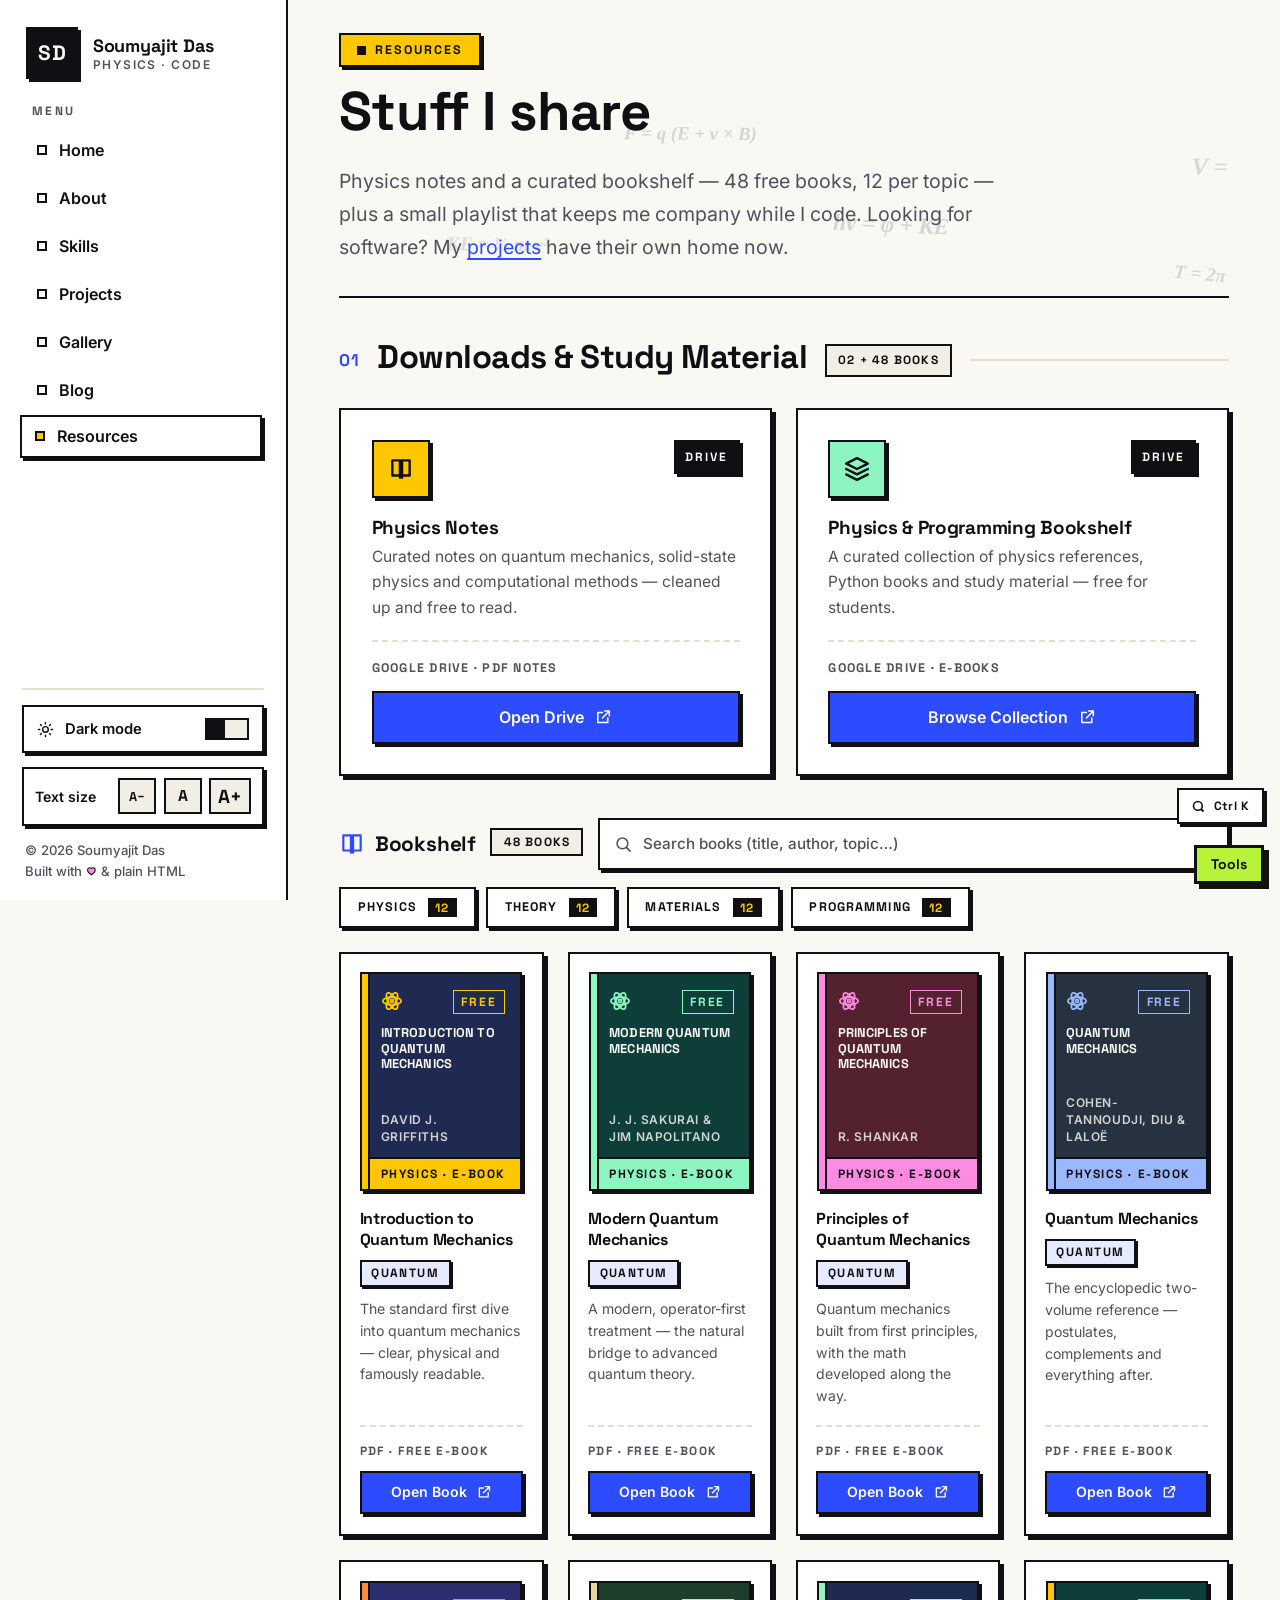
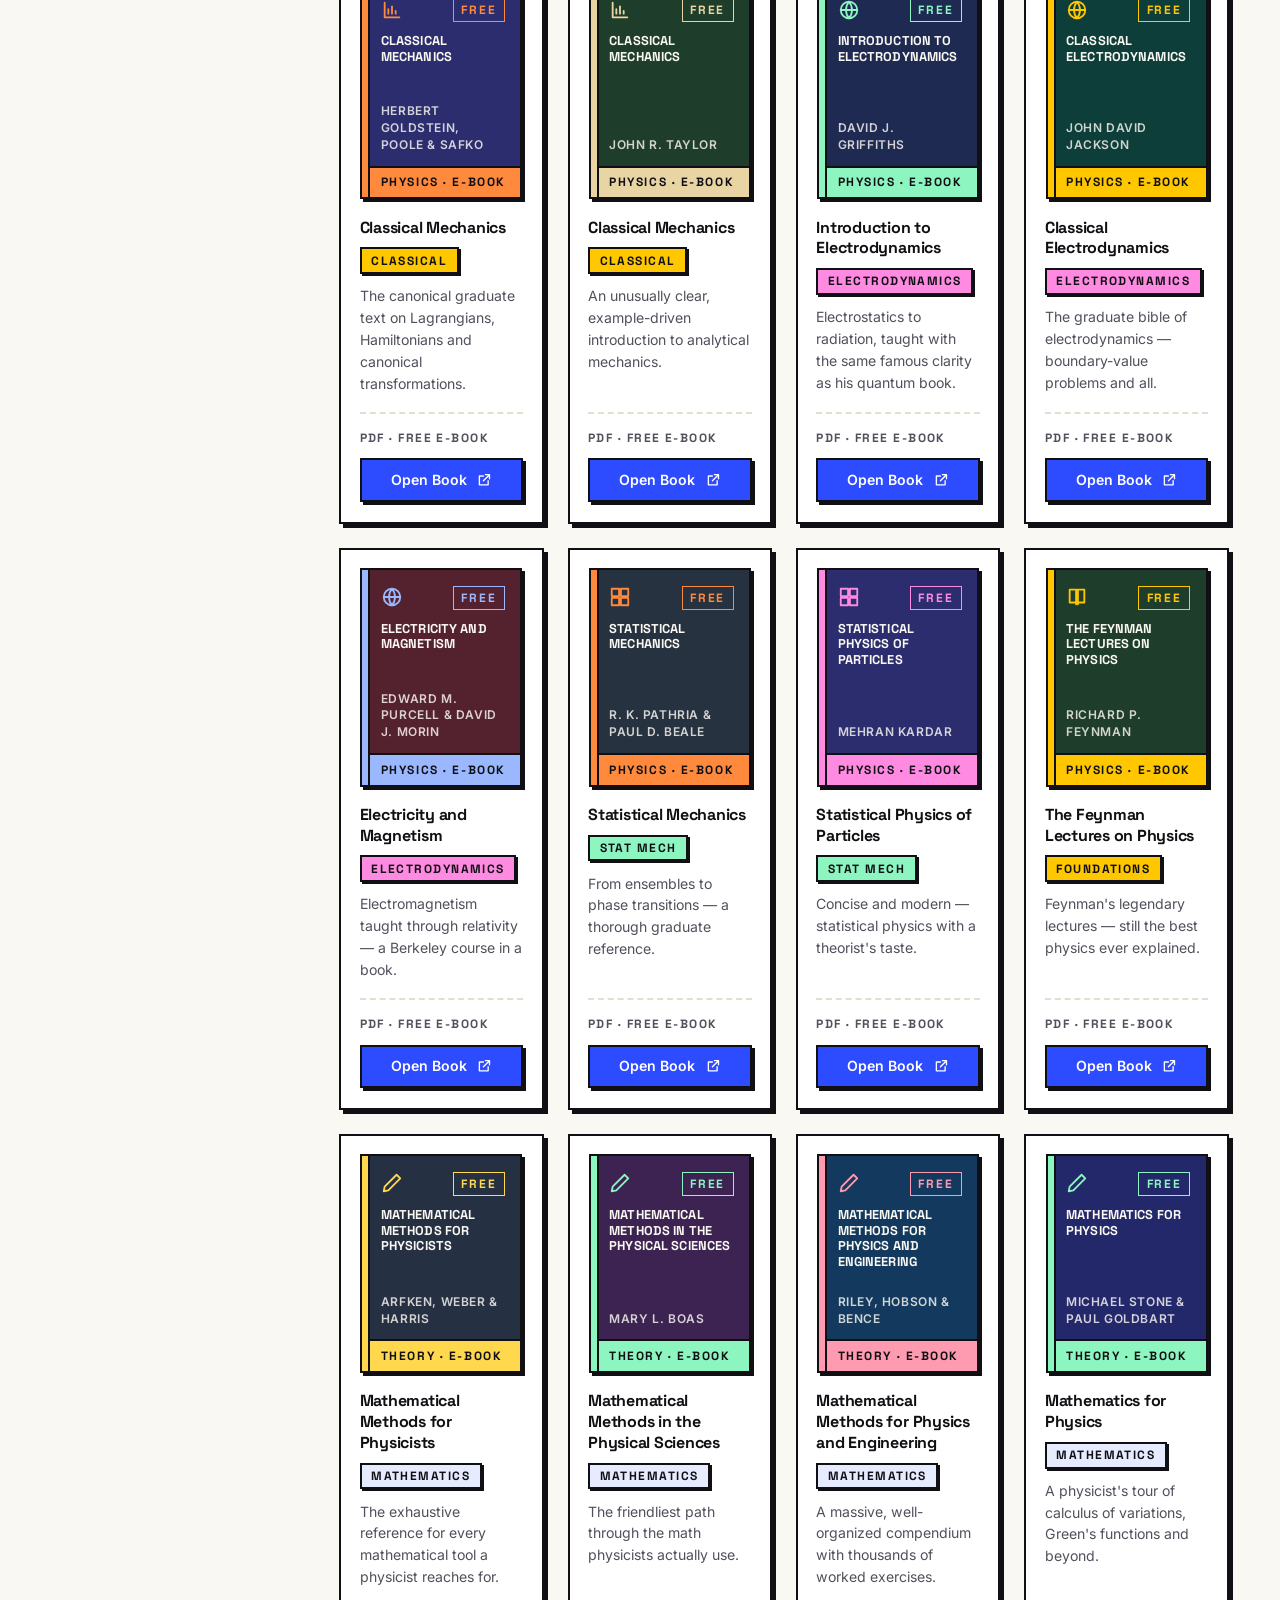
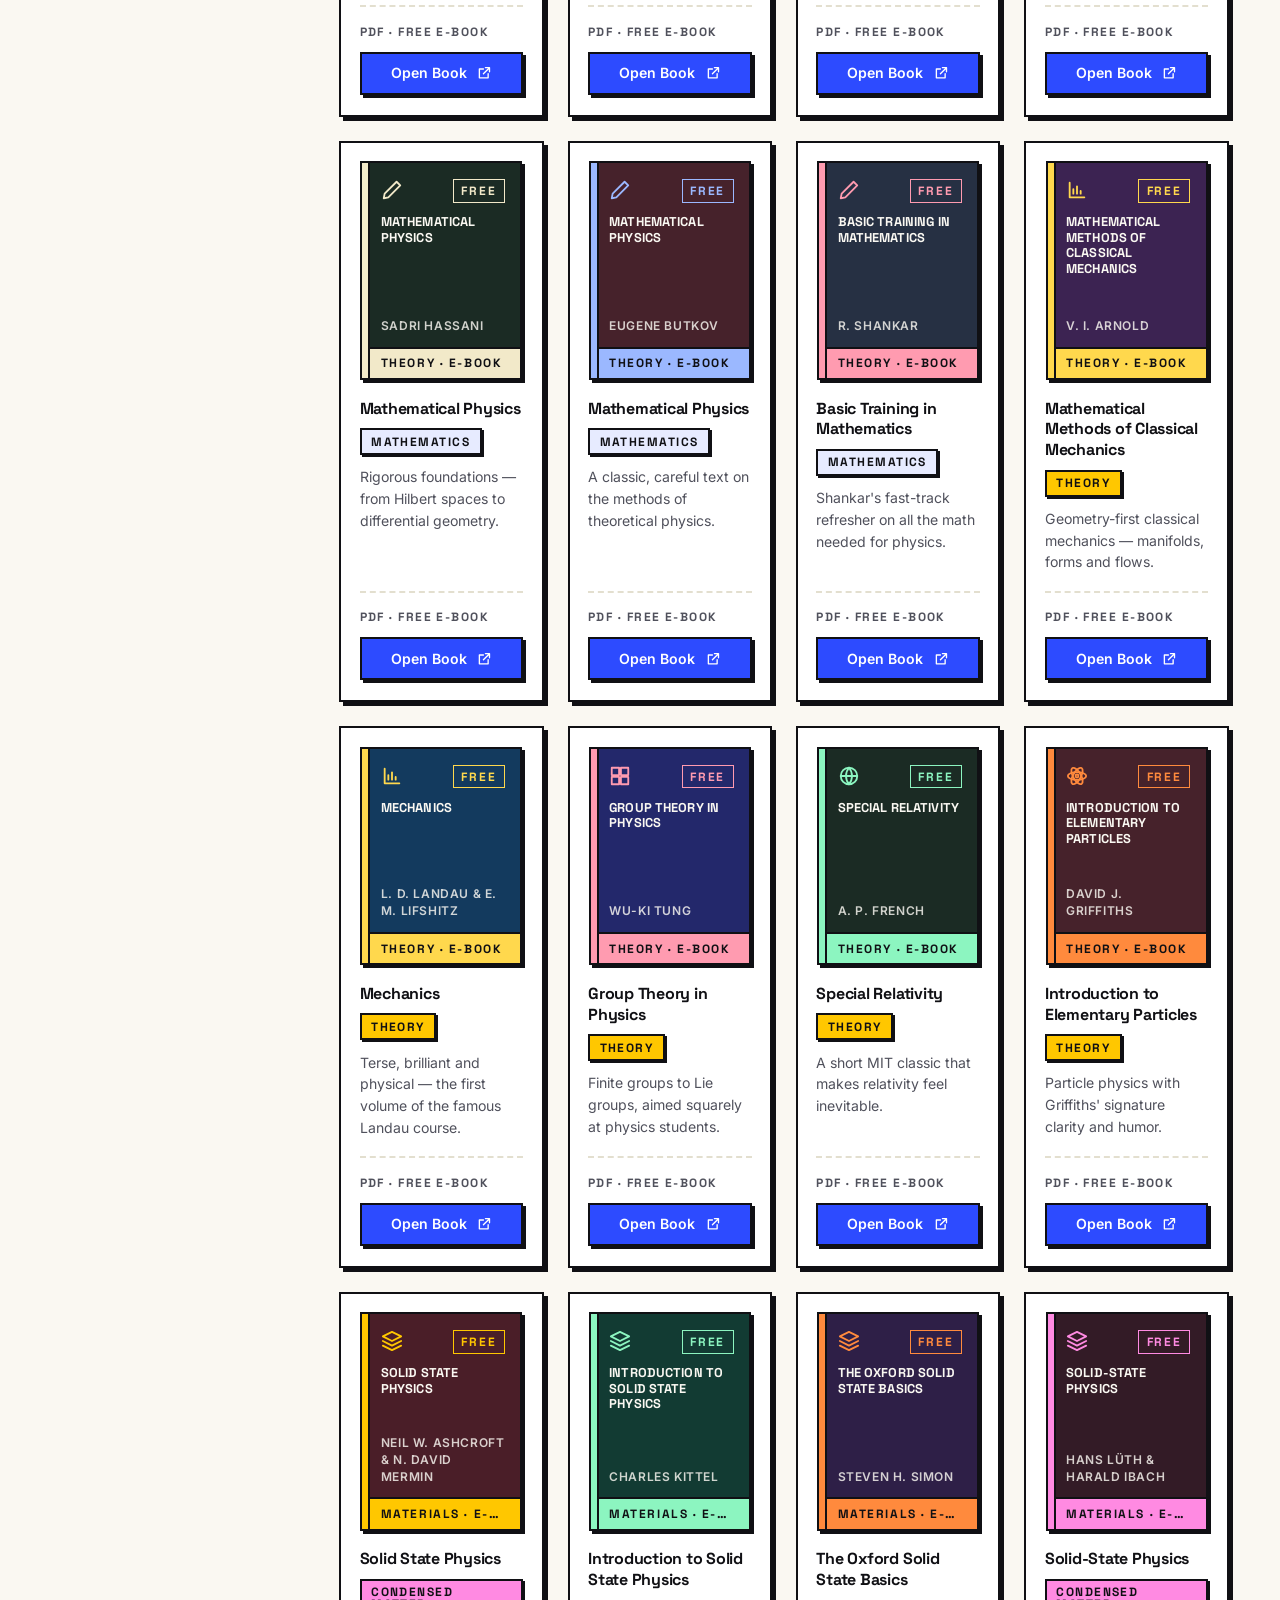
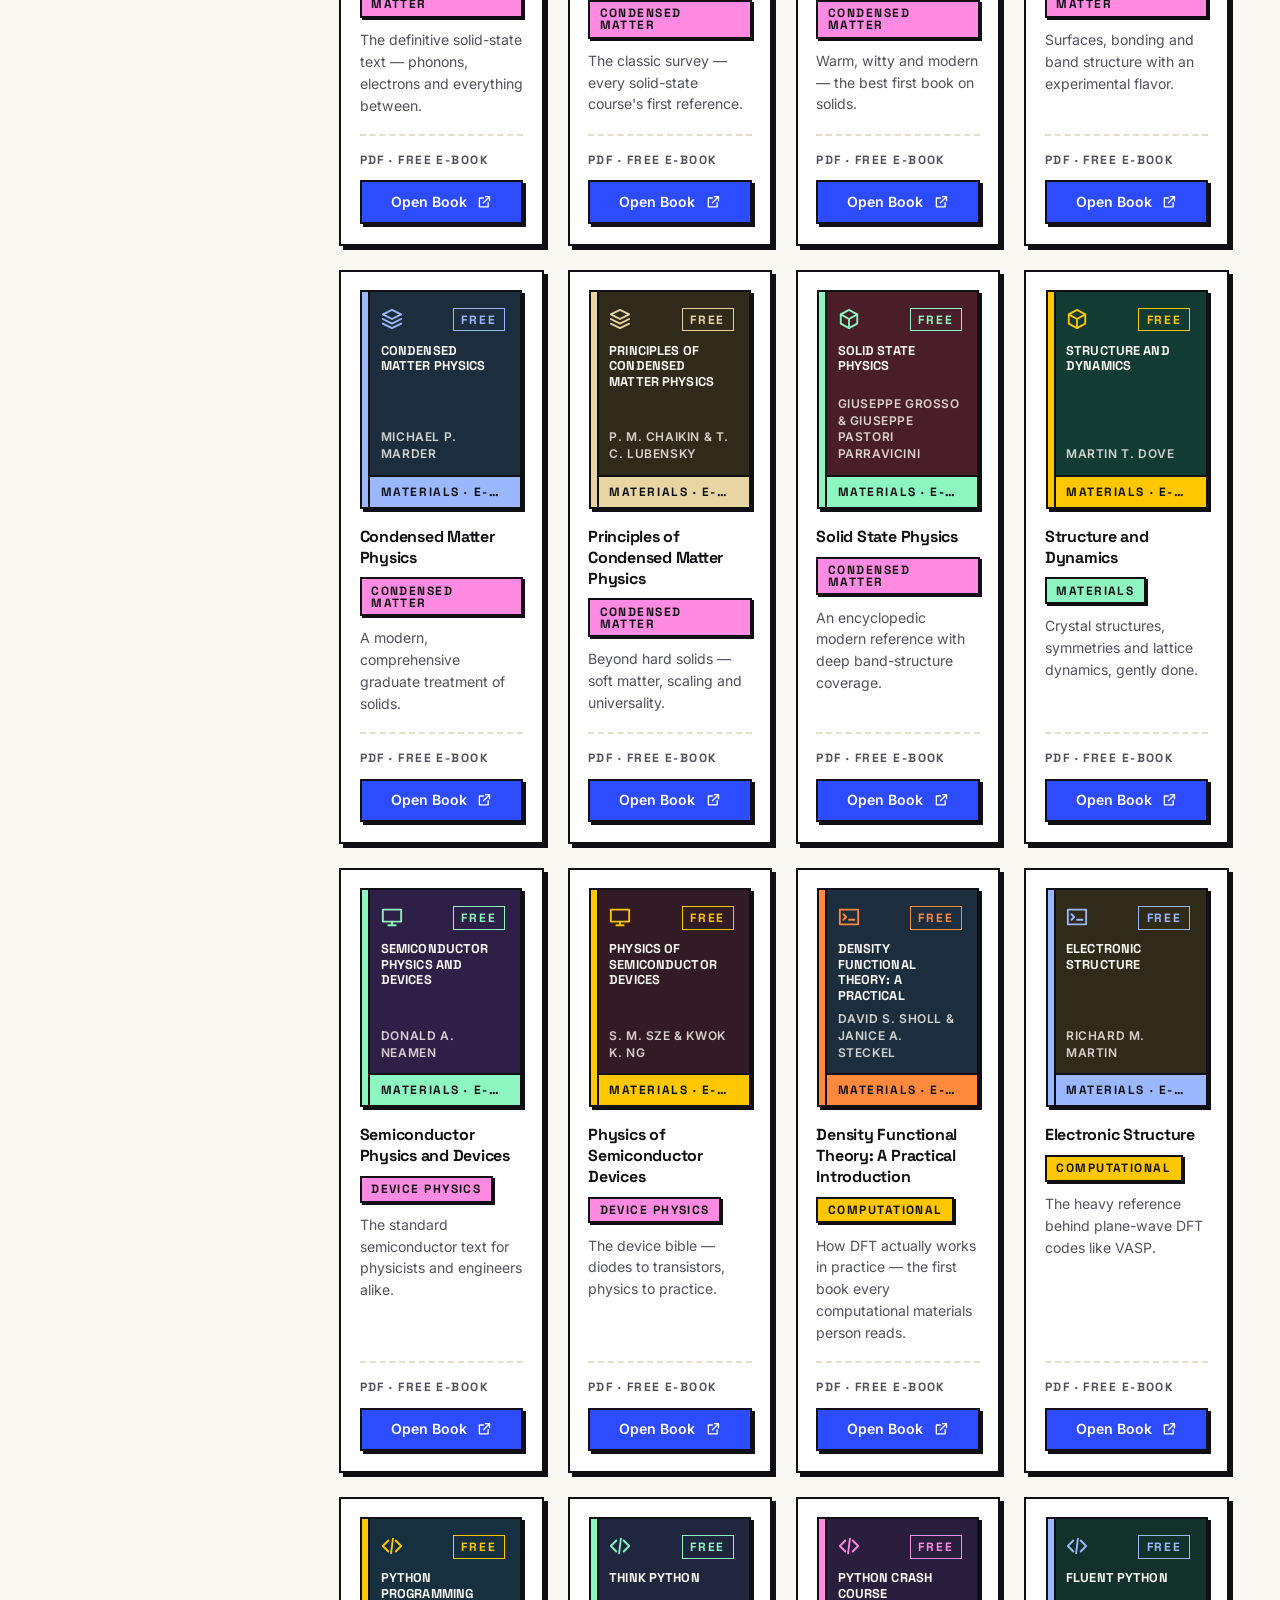
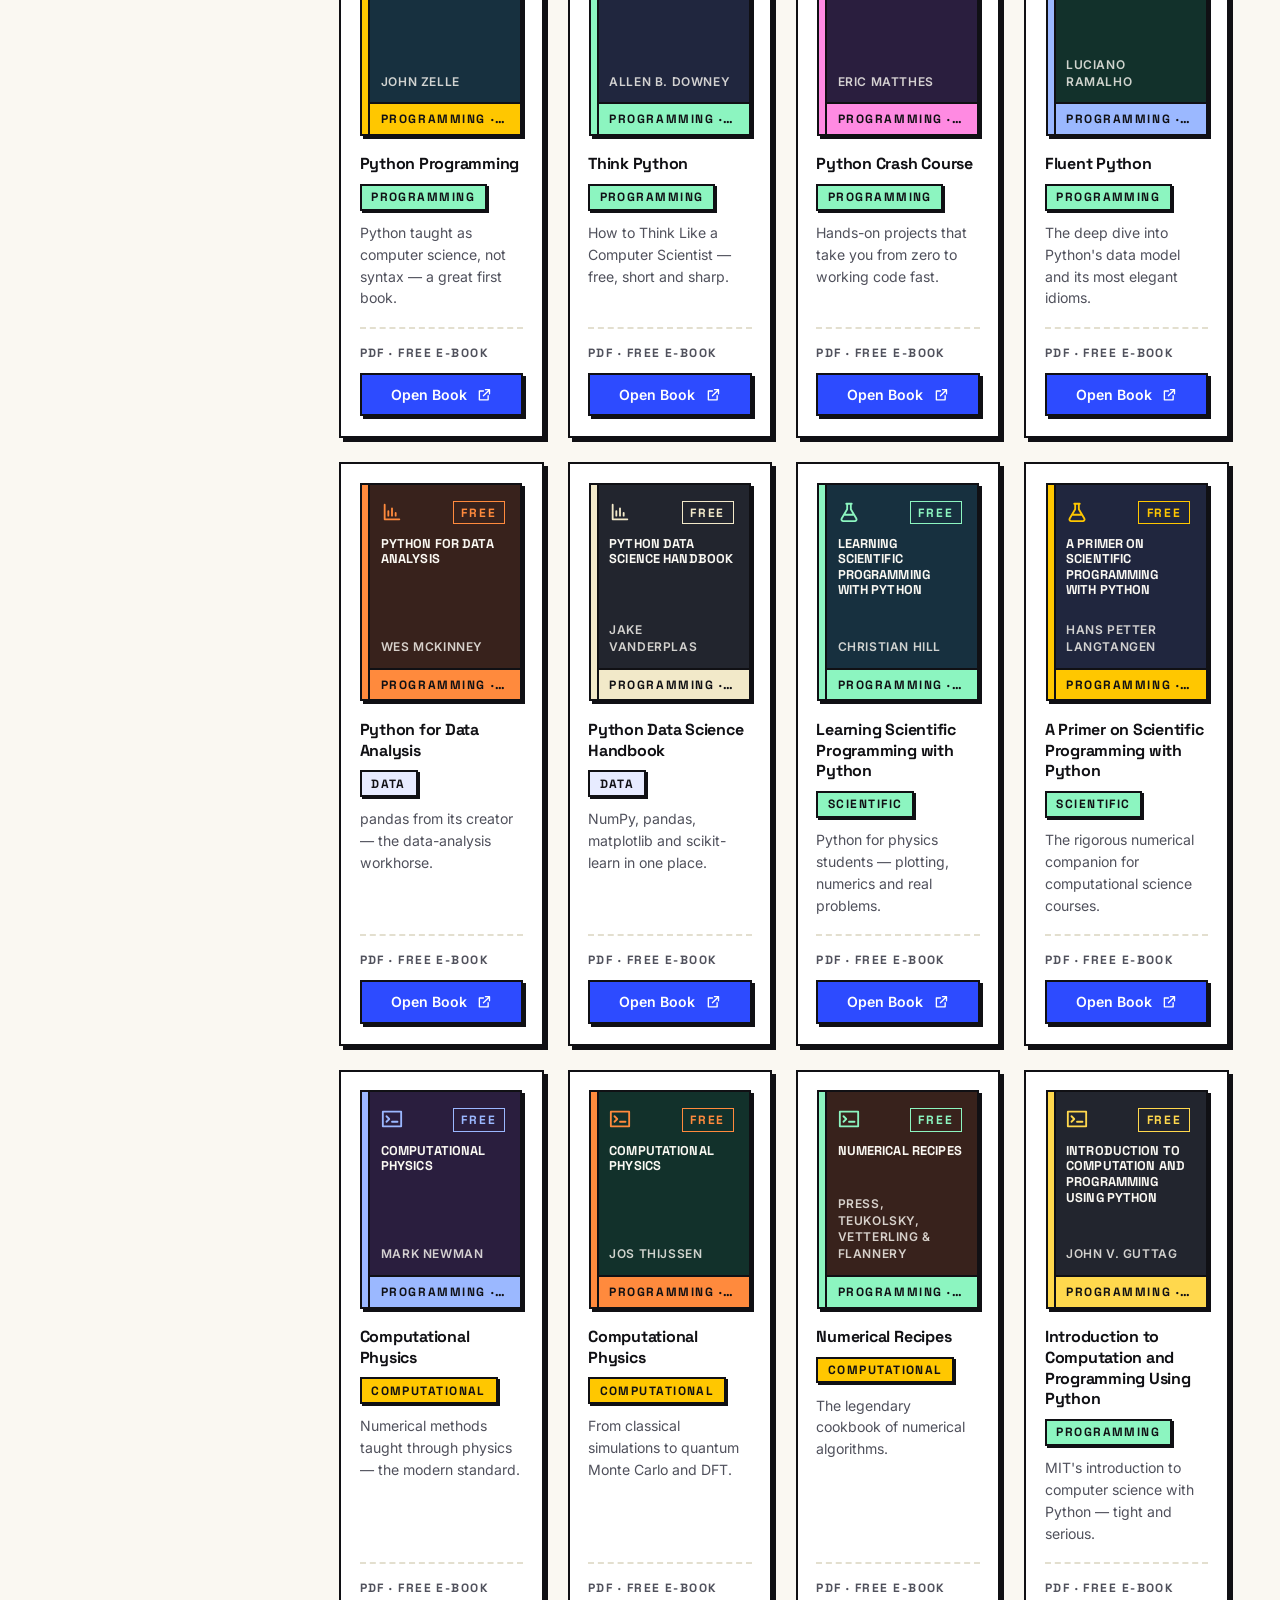
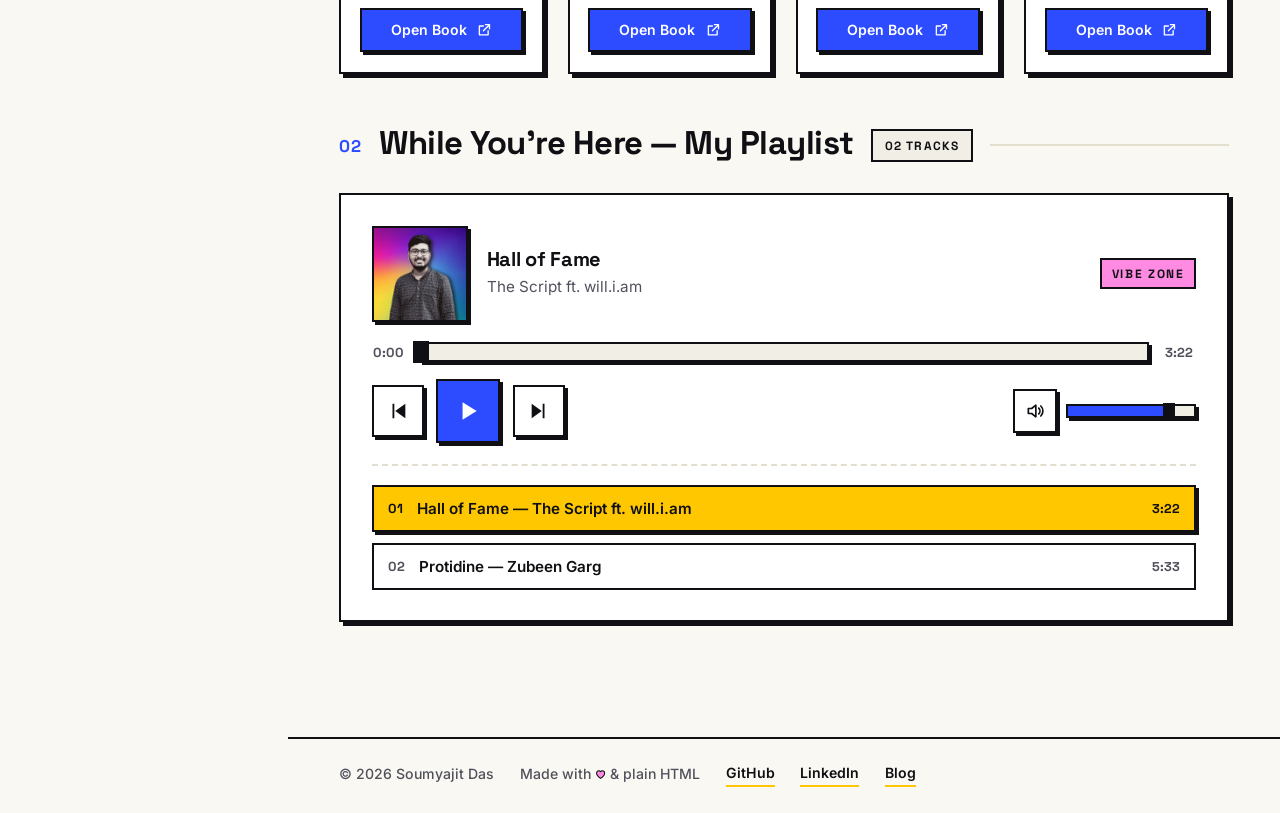
<file: resources.html>
<!DOCTYPE html>
<html lang="en">
<head>
<meta charset="utf-8">
<meta name="viewport" content="width=device-width, initial-scale=1">
<title>Resources — Soumyajit Das | Notes & Study Material</title>
<meta name="description" content="Free downloads from Soumyajit Das: physics notes and a curated 48-book physics and programming bookshelf, plus a small coding playlist.">
<meta name="author" content="Soumyajit Das">
<meta name="robots" content="index, follow, max-image-preview:large">
<link rel="canonical" href="https://soumyajit9696.github.io/resources.html">
<meta name="theme-color" content="#FAF8F2" media="(prefers-color-scheme: light)">
<meta name="theme-color" content="#14151A" media="(prefers-color-scheme: dark)">
<meta property="og:site_name" content="Soumyajit Das — Portfolio">
<meta property="og:type" content="website">
<meta property="og:title" content="Resources — Soumyajit Das | Notes & Study Material">
<meta property="og:description" content="Free downloads from Soumyajit Das: physics notes and a curated 48-book physics and programming bookshelf, plus a small coding playlist.">
<meta property="og:url" content="https://soumyajit9696.github.io/resources.html">
<meta property="og:image" content="https://soumyajit9696.github.io/images/abtt.webp">
<meta property="og:image:width" content="420">
<meta property="og:image:height" content="420">
<meta property="og:image:alt" content="Soumyajit Das">
<meta name="twitter:card" content="summary">
<meta name="twitter:title" content="Resources — Soumyajit Das | Notes & Study Material">
<meta name="twitter:description" content="Free downloads from Soumyajit Das: physics notes and a curated 48-book physics and programming bookshelf, plus a small coding playlist.">
<meta name="twitter:image" content="https://soumyajit9696.github.io/images/abtt.webp">
<link rel="icon" href="favicon.ico" sizes="any">
<link rel="icon" type="image/svg+xml" href="favicon/favicon.svg">
<link rel="apple-touch-icon" sizes="180x180" href="favicon/apple-touch-icon.png">
<link rel="manifest" href="site.webmanifest">
<link rel="stylesheet" href="style.css?v=20261112">
<link rel="preload" href="fonts/spacegrotesk-var-latin.woff2" as="font" type="font/woff2" crossorigin>
<link rel="preload" href="fonts/inter-var-latin.woff2" as="font" type="font/woff2" crossorigin>
<script>document.documentElement.classList.add('js');var _t=null;try{_t=localStorage.getItem('theme')}catch(e){}(_t==='dark'||(!_t&&matchMedia('(prefers-color-scheme: dark)').matches))&&document.documentElement.setAttribute('data-theme','dark');var _f=null;try{_f=parseFloat(localStorage.getItem('fs'))}catch(e){}if(_f)document.documentElement.style.fontSize=_f+'px'</script>
<script type="application/ld+json">
{"@context":"https://schema.org","@graph":[{"@type":"BreadcrumbList","itemListElement":[{"@type":"ListItem","position":1,"name":"Home","item":"https://soumyajit9696.github.io/"},{"@type":"ListItem","position":2,"name":"Resources","item":"https://soumyajit9696.github.io/resources.html"}]},{"@type":"WebPage","url":"https://soumyajit9696.github.io/resources.html","name":"Resources — Notes & Study Material","about":{"@id":"https://soumyajit9696.github.io/#person"},"isPartOf":{"@id":"https://soumyajit9696.github.io/#website"}}]}
</script>
</head>
<body>
<a class="skip" href="#main">Skip to content</a>
<svg xmlns="http://www.w3.org/2000/svg" style="display:none" aria-hidden="true">
<symbol id="i-menu" viewBox="0 0 24 24"><path d="M3 6h18M3 12h18M3 18h18"/></symbol>
<symbol id="i-sun" viewBox="0 0 24 24"><circle cx="12" cy="12" r="4"/><path d="M12 2v2m0 16v2M4.9 4.9l1.4 1.4m11.4 11.4l1.4 1.4M2 12h2m16 0h2M4.9 19.1l1.4-1.4M17.7 6.3l1.4-1.4"/></symbol>
<symbol id="i-moon" viewBox="0 0 24 24"><path d="M21 12.8A9 9 0 1 1 11.2 3a7 7 0 0 0 9.8 9.8z"/></symbol>
<symbol id="i-github" viewBox="0 0 24 24"><path fill="currentColor" stroke="none" d="M12 .5C5.65.5.5 5.65.5 12c0 5.08 3.29 9.39 7.86 10.91.58.11.79-.25.79-.56 0-.27-.01-1.17-.02-2.12-3.2.7-3.88-1.36-3.88-1.36-.52-1.33-1.28-1.68-1.28-1.68-1.04-.71.08-.7.08-.7 1.15.08 1.76 1.18 1.76 1.18 1.03 1.76 2.7 1.25 3.35.96.1-.75.4-1.25.72-1.54-2.55-.29-5.24-1.28-5.24-5.68 0-1.26.45-2.28 1.18-3.09-.12-.29-.51-1.46.11-3.05 0 0 .96-.31 3.15 1.18a10.9 10.9 0 0 1 5.74 0c2.19-1.49 3.15-1.18 3.15-1.18.62 1.59.23 2.76.11 3.05.73.81 1.18 1.83 1.18 3.09 0 4.41-2.69 5.38-5.25 5.66.41.35.77 1.05.77 2.12 0 1.53-.01 2.76-.01 3.14 0 .31.21.67.8.56A10.52 10.52 0 0 0 23.5 12C23.5 5.65 18.35.5 12 .5z"/></symbol>
<symbol id="i-linkedin" viewBox="0 0 24 24"><path fill="currentColor" stroke="none" d="M20.45 20.45h-3.55v-5.57c0-1.33-.03-3.04-1.85-3.04-1.85 0-2.14 1.45-2.14 2.94v5.67H9.36V9h3.41v1.56h.05c.47-.9 1.63-1.85 3.36-1.85 3.6 0 4.27 2.37 4.27 5.45v6.29zM5.34 7.43a2.06 2.06 0 1 1 0-4.12 2.06 2.06 0 0 1 0 4.12zM7.12 20.45H3.55V9h3.57v11.45zM22.22 0H1.77C.79 0 0 .77 0 1.72v20.55C0 23.23.79 24 1.77 24h20.45c.98 0 1.78-.77 1.78-1.73V1.72C24 .77 23.2 0 22.22 0z"/></symbol>
<symbol id="i-mail" viewBox="0 0 24 24"><rect x="3" y="5" width="18" height="14"/><path d="M3 7l9 6 9-6"/></symbol>
<symbol id="i-globe" viewBox="0 0 24 24"><circle cx="12" cy="12" r="9"/><path d="M3 12h18M12 3a14 14 0 0 1 0 18 14 14 0 0 1 0-18z"/></symbol>
<symbol id="i-arrow" viewBox="0 0 24 24"><path d="M4 12h16m-6-6l6 6-6 6"/></symbol>
<symbol id="i-ext" viewBox="0 0 24 24"><path d="M14 4h6v6M20 4l-9 9M18 13v6H5V6h6"/></symbol>
<symbol id="i-download" viewBox="0 0 24 24"><path d="M12 3v12m-5-5l5 5 5-5M4 20h16"/></symbol>
<symbol id="i-doc" viewBox="0 0 24 24"><path d="M6 2h9l5 5v15H6z"/><path d="M15 2v5h5M9 12h6m-6 4h6"/></symbol>
<symbol id="i-music" viewBox="0 0 24 24"><path d="M9 18V6l10-2v12"/><circle cx="7" cy="18" r="2.4"/><circle cx="17" cy="16" r="2.4"/></symbol>
<symbol id="i-vol" viewBox="0 0 24 24"><path d="M4 9h4l5-4v14l-5-4H4z"/><path d="M16.5 8.5a5 5 0 0 1 0 7"/><path d="M19 6a8.5 8.5 0 0 1 0 12"/></symbol>
<symbol id="i-mute" viewBox="0 0 24 24"><path d="M4 9h4l5-4v14l-5-4H4z"/><path d="M17 9l5 6m0-6l-5 6"/></symbol>
<symbol id="i-play" viewBox="0 0 24 24"><path fill="currentColor" stroke="none" d="M7 4l13 8-13 8z"/></symbol>
<symbol id="i-pause" viewBox="0 0 24 24"><path fill="currentColor" stroke="none" d="M6 4h4v16H6zM14 4h4v16h-4z"/></symbol>
<symbol id="i-prev" viewBox="0 0 24 24"><path fill="currentColor" stroke="none" d="M6 4h2v16H6zM20 4l-11 8 11 8z"/></symbol>
<symbol id="i-next" viewBox="0 0 24 24"><path fill="currentColor" stroke="none" d="M16 4h2v16h-2zM4 4l11 8-11 8z"/></symbol>
<symbol id="i-atom" viewBox="0 0 24 24"><circle cx="12" cy="12" r="1.6"/><ellipse cx="12" cy="12" rx="10" ry="4.2"/><ellipse cx="12" cy="12" rx="10" ry="4.2" transform="rotate(60 12 12)"/><ellipse cx="12" cy="12" rx="10" ry="4.2" transform="rotate(120 12 12)"/></symbol>
<symbol id="i-code" viewBox="0 0 24 24"><path d="M8 6l-6 6 6 6m8-12l6 6-6 6M13 4l-2 16"/></symbol>
<symbol id="i-flask" viewBox="0 0 24 24"><path d="M9 3h6M10 3v6L4 19a2 2 0 0 0 1.8 3h12.4A2 2 0 0 0 20 19l-6-10V3M7 15h10"/></symbol>
<symbol id="i-pen" viewBox="0 0 24 24"><path d="M17 3l4 4L8 20l-5 1 1-5z"/></symbol>
<symbol id="i-layers" viewBox="0 0 24 24"><path d="M12 2l10 5-10 5L2 7z"/><path d="M2 12l10 5 10-5M2 17l10 5 10-5"/></symbol>
<symbol id="i-terminal" viewBox="0 0 24 24"><rect x="2" y="4" width="20" height="16"/><path d="M6 9l3 3-3 3M12 15h6"/></symbol>
<symbol id="i-grid" viewBox="0 0 24 24"><rect x="3" y="3" width="8" height="8"/><rect x="13" y="3" width="8" height="8"/><rect x="3" y="13" width="8" height="8"/><rect x="13" y="13" width="8" height="8"/></symbol>
<symbol id="i-cube" viewBox="0 0 24 24"><path d="M12 2l9 5v10l-9 5-9-5V7z"/><path d="M3 7l9 5 9-5M12 12v10"/></symbol>
<symbol id="i-chart" viewBox="0 0 24 24"><path d="M4 20V4M4 20h16M8 16v-5m4 5V8m4 8v-3"/></symbol>
<symbol id="i-monitor" viewBox="0 0 24 24"><rect x="2" y="4" width="20" height="13"/><path d="M8 21h8m-4-4v4"/></symbol>
<symbol id="i-window" viewBox="0 0 24 24"><rect x="2" y="4" width="20" height="16"/><path d="M2 9h20M6 6.5h.01M9 6.5h.01"/></symbol>
<symbol id="i-book" viewBox="0 0 24 24"><path d="M4 4h7a2 2 0 0 1 2 2v14a2 2 0 0 0-2-2H4zM20 4h-7a2 2 0 0 0-2 2v14a2 2 0 0 1 2-2h7z"/></symbol>
<symbol id="i-image" viewBox="0 0 24 24"><rect x="3" y="4" width="18" height="16"/><circle cx="9" cy="10" r="2"/><path d="M3 18l6-5 4 3 4-4 4 4"/></symbol>
<symbol id="i-search" viewBox="0 0 24 24"><circle cx="11" cy="11" r="7"/><path d="M21 21l-4.8-4.8"/></symbol>
<symbol id="i-heart" viewBox="0 0 24 24"><path d="M12 21S3 15.3 3 9.5C3 6.4 5.4 4 8.2 4c1.6 0 3 .8 3.8 2h.1c.8-1.2 2.2-2 3.8-2C18.6 4 21 6.4 21 9.5 21 15.3 12 21 12 21z"/></symbol>
</svg>
<div class="shell">
<aside class="sidebar" id="sidebar">
<a class="brand" href="index.html"><span class="brand-mark" aria-hidden="true">SD</span><span class="brand-text"><strong>Soumyajit Das</strong><small>Physics · Code</small></span></a>
<nav class="nav" aria-label="Primary">
<span class="nav-label">Menu</span>
<a href="index.html">Home</a>
<a href="about.html">About</a>
<a href="skills.html">Skills</a>
<a href="projects.html">Projects</a>
<a href="gallery.html">Gallery</a>
<a href="blog.html">Blog</a>
<a href="resources.html" aria-current="page">Resources</a>
</nav>
<div class="side-foot">
<button class="theme-toggle" role="switch" aria-checked="false" aria-label="Toggle dark mode">
<svg class="icon tt-sun" viewBox="0 0 24 24" aria-hidden="true"><use href="#i-sun"/></svg>
<svg class="icon tt-moon" viewBox="0 0 24 24" aria-hidden="true"><use href="#i-moon"/></svg>
<span class="tt-label">Dark mode</span>
<span class="tt-track"><span class="tt-thumb"></span></span>
</button>
<div class="fs-ctrl">
<span class="fs-label">Text size</span>
<div class="fs-btns" role="group" aria-label="Text size">
<button class="fs-btn" type="button" data-fs="-1" aria-label="Decrease text size">A−</button>
<button class="fs-btn" type="button" data-fs="reset" aria-label="Default text size">A</button>
<button class="fs-btn" type="button" data-fs="1" aria-label="Increase text size">A+</button>
</div>
</div>
<p class="copy">© 2026 Soumyajit Das<br>Built with <svg class="heart" viewBox="0 0 24 24" aria-hidden="true"><use href="#i-heart"/></svg> &amp; plain HTML</p>
</div>
</aside>
<div class="nav-backdrop"></div>
<div class="page">
<header class="topbar">
<button class="nav-toggler" aria-expanded="false" aria-controls="sidebar" aria-label="Open menu"><svg class="icon" viewBox="0 0 24 24" aria-hidden="true"><use href="#i-menu"/></svg></button>
<a class="topbar-brand" href="index.html" aria-label="SD — Soumyajit Das, home"><span class="brand-mark" aria-hidden="true">SD</span></a>
<span class="topbar-title">Resources</span>
</header>
<main id="main" class="content">
      <header class="page-head">
        <p class="kicker"><span class="sq" aria-hidden="true"></span>Resources</p>
        <h1 class="h-display">Stuff I share</h1>
        <p class="lead">Physics notes and a curated bookshelf — 48 free books, 12 per topic — plus a small playlist that keeps me company while I code. Looking for software? My <a href="projects.html">projects</a> have their own home now.</p>
      </header>

      <section class="sec" style="margin-top:0">
        <div class="sec-head">
          <span class="sec-num" aria-hidden="true">01</span>
          <h2 class="sec-title">Downloads &amp; Study Material</h2>
          <span class="sec-count">02 + 48 books</span>
          <span class="sec-rule" aria-hidden="true"></span>
        </div>
        <div class="dl-grid">
          <article class="card card-hover dl-tile rv d1">
            <div class="dl-tile-head">
              <span class="dl-ico"><svg class="icon" viewBox="0 0 24 24" aria-hidden="true"><use href="#i-book"/></svg></span>
              <span class="dl-type">Drive</span>
            </div>
            <h3>Physics Notes</h3>
            <p>Curated notes on quantum mechanics, solid-state physics and computational methods — cleaned up and free to read.</p>
            <div class="dl-tile-foot">
              <span class="dl-meta">Google Drive · PDF notes</span>
              <a class="btn btn-primary" href="https://drive.google.com/drive/folders/1kgAgFtQFkJ_OmzYGRMNfcHJSnyEhJSwa?usp=sharing" target="_blank" rel="noopener">Open Drive <svg class="icon" viewBox="0 0 24 24" aria-hidden="true"><use href="#i-ext"/></svg></a>
            </div>
          </article>
          <article class="card card-hover dl-tile rv d2">
            <div class="dl-tile-head">
              <span class="dl-ico"><svg class="icon" viewBox="0 0 24 24" aria-hidden="true"><use href="#i-layers"/></svg></span>
              <span class="dl-type">Drive</span>
            </div>
            <h3>Physics &amp; Programming Bookshelf</h3>
            <p>A curated collection of physics references, Python books and study material — free for students.</p>
            <div class="dl-tile-foot">
              <span class="dl-meta">Google Drive · E-books</span>
              <a class="btn btn-primary" href="https://drive.google.com/drive/folders/1kgAgFtQFkJ_OmzYGRMNfcHJSnyEhJSwa?usp=sharing" target="_blank" rel="noopener">Browse Collection <svg class="icon" viewBox="0 0 24 24" aria-hidden="true"><use href="#i-ext"/></svg></a>
            </div>
          </article>
        </div>

        <div class="bk-tools">
          <div class="bk-bar">
            <h3 class="bk-bar-title"><svg class="icon" viewBox="0 0 24 24" aria-hidden="true"><use href="#i-book"/></svg>Bookshelf</h3>
            <span class="bk-count" id="bkCount">48 books</span>
            <label class="bk-search">
              <svg class="icon" viewBox="0 0 24 24" aria-hidden="true"><use href="#i-search"/></svg>
              <input type="search" id="bkSearch" placeholder="Search books (title, author, topic&#8230;)" aria-label="Search books by title, author or topic" autocomplete="off">
            </label>
          </div>
          <div class="bk-pills" role="group" aria-label="Filter books by topic">
          <button class="bk-pill" type="button" data-filter="physics" aria-pressed="false">Physics <span class="bk-pill-n">12</span></button>
          <button class="bk-pill" type="button" data-filter="theory" aria-pressed="false">Theory <span class="bk-pill-n">12</span></button>
          <button class="bk-pill" type="button" data-filter="materials" aria-pressed="false">Materials <span class="bk-pill-n">12</span></button>
          <button class="bk-pill" type="button" data-filter="programming" aria-pressed="false">Programming <span class="bk-pill-n">12</span></button>
          </div>
        </div>
        <div class="bk-grid" id="bkGrid">
          <article class="card card-hover bk-card rv" data-topic="physics" data-search="introduction to quantum mechanics david j. griffiths physics quantum">
            <div class="bk-cover" style="--bc:#1E2A52;--bc2:#FFC700">
              <span class="bk-cv-top"><svg class="icon" viewBox="0 0 24 24" aria-hidden="true"><use href="#i-atom"/></svg><span class="bk-cv-tag">Free</span></span>
              <span class="bk-cv-title">Introduction to Quantum Mechanics</span>
              <span class="bk-cv-author">David J. Griffiths</span>
              <span class="bk-cv-band">Physics · e-book</span>
            </div>
            <h3 class="bk-title">Introduction to Quantum Mechanics</h3>
            <span class="bk-badge" data-cat="quantum">quantum</span>
            <p class="bk-desc">The standard first dive into quantum mechanics — clear, physical and famously readable.</p>
            <div class="bk-foot">
              <span class="bk-meta">PDF · Free e-book</span>
              <a class="btn btn-primary bk-btn" href="https://drive.google.com/drive/folders/1kgAgFtQFkJ_OmzYGRMNfcHJSnyEhJSwa?usp=sharing" target="_blank" rel="noopener">Open Book <svg class="icon" viewBox="0 0 24 24" aria-hidden="true"><use href="#i-ext"/></svg></a>
            </div>
          </article>
          <article class="card card-hover bk-card rv d1" data-topic="physics" data-search="modern quantum mechanics j. j. sakurai &amp; jim napolitano physics quantum">
            <div class="bk-cover" style="--bc:#0E3E3A;--bc2:#8CF5C0">
              <span class="bk-cv-top"><svg class="icon" viewBox="0 0 24 24" aria-hidden="true"><use href="#i-atom"/></svg><span class="bk-cv-tag">Free</span></span>
              <span class="bk-cv-title">Modern Quantum Mechanics</span>
              <span class="bk-cv-author">J. J. Sakurai &amp; Jim Napolitano</span>
              <span class="bk-cv-band">Physics · e-book</span>
            </div>
            <h3 class="bk-title">Modern Quantum Mechanics</h3>
            <span class="bk-badge" data-cat="quantum">quantum</span>
            <p class="bk-desc">A modern, operator-first treatment — the natural bridge to advanced quantum theory.</p>
            <div class="bk-foot">
              <span class="bk-meta">PDF · Free e-book</span>
              <a class="btn btn-primary bk-btn" href="https://drive.google.com/drive/folders/1kgAgFtQFkJ_OmzYGRMNfcHJSnyEhJSwa?usp=sharing" target="_blank" rel="noopener">Open Book <svg class="icon" viewBox="0 0 24 24" aria-hidden="true"><use href="#i-ext"/></svg></a>
            </div>
          </article>
          <article class="card card-hover bk-card rv d2" data-topic="physics" data-search="principles of quantum mechanics r. shankar physics quantum">
            <div class="bk-cover" style="--bc:#54222E;--bc2:#FF8AE2">
              <span class="bk-cv-top"><svg class="icon" viewBox="0 0 24 24" aria-hidden="true"><use href="#i-atom"/></svg><span class="bk-cv-tag">Free</span></span>
              <span class="bk-cv-title">Principles of Quantum Mechanics</span>
              <span class="bk-cv-author">R. Shankar</span>
              <span class="bk-cv-band">Physics · e-book</span>
            </div>
            <h3 class="bk-title">Principles of Quantum Mechanics</h3>
            <span class="bk-badge" data-cat="quantum">quantum</span>
            <p class="bk-desc">Quantum mechanics built from first principles, with the math developed along the way.</p>
            <div class="bk-foot">
              <span class="bk-meta">PDF · Free e-book</span>
              <a class="btn btn-primary bk-btn" href="https://drive.google.com/drive/folders/1kgAgFtQFkJ_OmzYGRMNfcHJSnyEhJSwa?usp=sharing" target="_blank" rel="noopener">Open Book <svg class="icon" viewBox="0 0 24 24" aria-hidden="true"><use href="#i-ext"/></svg></a>
            </div>
          </article>
          <article class="card card-hover bk-card rv d3" data-topic="physics" data-search="quantum mechanics cohen-tannoudji, diu &amp; laloë physics quantum">
            <div class="bk-cover" style="--bc:#26323F;--bc2:#9BB8FF">
              <span class="bk-cv-top"><svg class="icon" viewBox="0 0 24 24" aria-hidden="true"><use href="#i-atom"/></svg><span class="bk-cv-tag">Free</span></span>
              <span class="bk-cv-title">Quantum Mechanics</span>
              <span class="bk-cv-author">Cohen-Tannoudji, Diu &amp; Laloë</span>
              <span class="bk-cv-band">Physics · e-book</span>
            </div>
            <h3 class="bk-title">Quantum Mechanics</h3>
            <span class="bk-badge" data-cat="quantum">quantum</span>
            <p class="bk-desc">The encyclopedic two-volume reference — postulates, complements and everything after.</p>
            <div class="bk-foot">
              <span class="bk-meta">PDF · Free e-book</span>
              <a class="btn btn-primary bk-btn" href="https://drive.google.com/drive/folders/1kgAgFtQFkJ_OmzYGRMNfcHJSnyEhJSwa?usp=sharing" target="_blank" rel="noopener">Open Book <svg class="icon" viewBox="0 0 24 24" aria-hidden="true"><use href="#i-ext"/></svg></a>
            </div>
          </article>
          <article class="card card-hover bk-card rv" data-topic="physics" data-search="classical mechanics herbert goldstein, poole &amp; safko physics classical">
            <div class="bk-cover" style="--bc:#2B2D6E;--bc2:#FF8A3D">
              <span class="bk-cv-top"><svg class="icon" viewBox="0 0 24 24" aria-hidden="true"><use href="#i-chart"/></svg><span class="bk-cv-tag">Free</span></span>
              <span class="bk-cv-title">Classical Mechanics</span>
              <span class="bk-cv-author">Herbert Goldstein, Poole &amp; Safko</span>
              <span class="bk-cv-band">Physics · e-book</span>
            </div>
            <h3 class="bk-title">Classical Mechanics</h3>
            <span class="bk-badge" data-cat="classical">classical</span>
            <p class="bk-desc">The canonical graduate text on Lagrangians, Hamiltonians and canonical transformations.</p>
            <div class="bk-foot">
              <span class="bk-meta">PDF · Free e-book</span>
              <a class="btn btn-primary bk-btn" href="https://drive.google.com/drive/folders/1kgAgFtQFkJ_OmzYGRMNfcHJSnyEhJSwa?usp=sharing" target="_blank" rel="noopener">Open Book <svg class="icon" viewBox="0 0 24 24" aria-hidden="true"><use href="#i-ext"/></svg></a>
            </div>
          </article>
          <article class="card card-hover bk-card rv d1" data-topic="physics" data-search="classical mechanics john r. taylor physics classical">
            <div class="bk-cover" style="--bc:#1F3D2B;--bc2:#E8D5A3">
              <span class="bk-cv-top"><svg class="icon" viewBox="0 0 24 24" aria-hidden="true"><use href="#i-chart"/></svg><span class="bk-cv-tag">Free</span></span>
              <span class="bk-cv-title">Classical Mechanics</span>
              <span class="bk-cv-author">John R. Taylor</span>
              <span class="bk-cv-band">Physics · e-book</span>
            </div>
            <h3 class="bk-title">Classical Mechanics</h3>
            <span class="bk-badge" data-cat="classical">classical</span>
            <p class="bk-desc">An unusually clear, example-driven introduction to analytical mechanics.</p>
            <div class="bk-foot">
              <span class="bk-meta">PDF · Free e-book</span>
              <a class="btn btn-primary bk-btn" href="https://drive.google.com/drive/folders/1kgAgFtQFkJ_OmzYGRMNfcHJSnyEhJSwa?usp=sharing" target="_blank" rel="noopener">Open Book <svg class="icon" viewBox="0 0 24 24" aria-hidden="true"><use href="#i-ext"/></svg></a>
            </div>
          </article>
          <article class="card card-hover bk-card rv d2" data-topic="physics" data-search="introduction to electrodynamics david j. griffiths physics electrodynamics">
            <div class="bk-cover" style="--bc:#1E2A52;--bc2:#8CF5C0">
              <span class="bk-cv-top"><svg class="icon" viewBox="0 0 24 24" aria-hidden="true"><use href="#i-globe"/></svg><span class="bk-cv-tag">Free</span></span>
              <span class="bk-cv-title">Introduction to Electrodynamics</span>
              <span class="bk-cv-author">David J. Griffiths</span>
              <span class="bk-cv-band">Physics · e-book</span>
            </div>
            <h3 class="bk-title">Introduction to Electrodynamics</h3>
            <span class="bk-badge" data-cat="electrodynamics">electrodynamics</span>
            <p class="bk-desc">Electrostatics to radiation, taught with the same famous clarity as his quantum book.</p>
            <div class="bk-foot">
              <span class="bk-meta">PDF · Free e-book</span>
              <a class="btn btn-primary bk-btn" href="https://drive.google.com/drive/folders/1kgAgFtQFkJ_OmzYGRMNfcHJSnyEhJSwa?usp=sharing" target="_blank" rel="noopener">Open Book <svg class="icon" viewBox="0 0 24 24" aria-hidden="true"><use href="#i-ext"/></svg></a>
            </div>
          </article>
          <article class="card card-hover bk-card rv d3" data-topic="physics" data-search="classical electrodynamics john david jackson physics electrodynamics">
            <div class="bk-cover" style="--bc:#0E3E3A;--bc2:#FFC700">
              <span class="bk-cv-top"><svg class="icon" viewBox="0 0 24 24" aria-hidden="true"><use href="#i-globe"/></svg><span class="bk-cv-tag">Free</span></span>
              <span class="bk-cv-title">Classical Electrodynamics</span>
              <span class="bk-cv-author">John David Jackson</span>
              <span class="bk-cv-band">Physics · e-book</span>
            </div>
            <h3 class="bk-title">Classical Electrodynamics</h3>
            <span class="bk-badge" data-cat="electrodynamics">electrodynamics</span>
            <p class="bk-desc">The graduate bible of electrodynamics — boundary-value problems and all.</p>
            <div class="bk-foot">
              <span class="bk-meta">PDF · Free e-book</span>
              <a class="btn btn-primary bk-btn" href="https://drive.google.com/drive/folders/1kgAgFtQFkJ_OmzYGRMNfcHJSnyEhJSwa?usp=sharing" target="_blank" rel="noopener">Open Book <svg class="icon" viewBox="0 0 24 24" aria-hidden="true"><use href="#i-ext"/></svg></a>
            </div>
          </article>
          <article class="card card-hover bk-card rv" data-topic="physics" data-search="electricity and magnetism edward m. purcell &amp; david j. morin physics electrodynamics">
            <div class="bk-cover" style="--bc:#54222E;--bc2:#9BB8FF">
              <span class="bk-cv-top"><svg class="icon" viewBox="0 0 24 24" aria-hidden="true"><use href="#i-globe"/></svg><span class="bk-cv-tag">Free</span></span>
              <span class="bk-cv-title">Electricity and Magnetism</span>
              <span class="bk-cv-author">Edward M. Purcell &amp; David J. Morin</span>
              <span class="bk-cv-band">Physics · e-book</span>
            </div>
            <h3 class="bk-title">Electricity and Magnetism</h3>
            <span class="bk-badge" data-cat="electrodynamics">electrodynamics</span>
            <p class="bk-desc">Electromagnetism taught through relativity — a Berkeley course in a book.</p>
            <div class="bk-foot">
              <span class="bk-meta">PDF · Free e-book</span>
              <a class="btn btn-primary bk-btn" href="https://drive.google.com/drive/folders/1kgAgFtQFkJ_OmzYGRMNfcHJSnyEhJSwa?usp=sharing" target="_blank" rel="noopener">Open Book <svg class="icon" viewBox="0 0 24 24" aria-hidden="true"><use href="#i-ext"/></svg></a>
            </div>
          </article>
          <article class="card card-hover bk-card rv d1" data-topic="physics" data-search="statistical mechanics r. k. pathria &amp; paul d. beale physics stat mech">
            <div class="bk-cover" style="--bc:#26323F;--bc2:#FF8A3D">
              <span class="bk-cv-top"><svg class="icon" viewBox="0 0 24 24" aria-hidden="true"><use href="#i-grid"/></svg><span class="bk-cv-tag">Free</span></span>
              <span class="bk-cv-title">Statistical Mechanics</span>
              <span class="bk-cv-author">R. K. Pathria &amp; Paul D. Beale</span>
              <span class="bk-cv-band">Physics · e-book</span>
            </div>
            <h3 class="bk-title">Statistical Mechanics</h3>
            <span class="bk-badge" data-cat="stat mech">stat mech</span>
            <p class="bk-desc">From ensembles to phase transitions — a thorough graduate reference.</p>
            <div class="bk-foot">
              <span class="bk-meta">PDF · Free e-book</span>
              <a class="btn btn-primary bk-btn" href="https://drive.google.com/drive/folders/1kgAgFtQFkJ_OmzYGRMNfcHJSnyEhJSwa?usp=sharing" target="_blank" rel="noopener">Open Book <svg class="icon" viewBox="0 0 24 24" aria-hidden="true"><use href="#i-ext"/></svg></a>
            </div>
          </article>
          <article class="card card-hover bk-card rv d2" data-topic="physics" data-search="statistical physics of particles mehran kardar physics stat mech">
            <div class="bk-cover" style="--bc:#2B2D6E;--bc2:#FF8AE2">
              <span class="bk-cv-top"><svg class="icon" viewBox="0 0 24 24" aria-hidden="true"><use href="#i-grid"/></svg><span class="bk-cv-tag">Free</span></span>
              <span class="bk-cv-title">Statistical Physics of Particles</span>
              <span class="bk-cv-author">Mehran Kardar</span>
              <span class="bk-cv-band">Physics · e-book</span>
            </div>
            <h3 class="bk-title">Statistical Physics of Particles</h3>
            <span class="bk-badge" data-cat="stat mech">stat mech</span>
            <p class="bk-desc">Concise and modern — statistical physics with a theorist's taste.</p>
            <div class="bk-foot">
              <span class="bk-meta">PDF · Free e-book</span>
              <a class="btn btn-primary bk-btn" href="https://drive.google.com/drive/folders/1kgAgFtQFkJ_OmzYGRMNfcHJSnyEhJSwa?usp=sharing" target="_blank" rel="noopener">Open Book <svg class="icon" viewBox="0 0 24 24" aria-hidden="true"><use href="#i-ext"/></svg></a>
            </div>
          </article>
          <article class="card card-hover bk-card rv d3" data-topic="physics" data-search="the feynman lectures on physics richard p. feynman physics foundations">
            <div class="bk-cover" style="--bc:#1F3D2B;--bc2:#FFC700">
              <span class="bk-cv-top"><svg class="icon" viewBox="0 0 24 24" aria-hidden="true"><use href="#i-book"/></svg><span class="bk-cv-tag">Free</span></span>
              <span class="bk-cv-title">The Feynman Lectures on Physics</span>
              <span class="bk-cv-author">Richard P. Feynman</span>
              <span class="bk-cv-band">Physics · e-book</span>
            </div>
            <h3 class="bk-title">The Feynman Lectures on Physics</h3>
            <span class="bk-badge" data-cat="foundations">foundations</span>
            <p class="bk-desc">Feynman's legendary lectures — still the best physics ever explained.</p>
            <div class="bk-foot">
              <span class="bk-meta">PDF · Free e-book</span>
              <a class="btn btn-primary bk-btn" href="https://drive.google.com/drive/folders/1kgAgFtQFkJ_OmzYGRMNfcHJSnyEhJSwa?usp=sharing" target="_blank" rel="noopener">Open Book <svg class="icon" viewBox="0 0 24 24" aria-hidden="true"><use href="#i-ext"/></svg></a>
            </div>
          </article>
          <article class="card card-hover bk-card rv" data-topic="theory" data-search="mathematical methods for physicists arfken, weber &amp; harris theory mathematics">
            <div class="bk-cover" style="--bc:#263043;--bc2:#FFD84D">
              <span class="bk-cv-top"><svg class="icon" viewBox="0 0 24 24" aria-hidden="true"><use href="#i-pen"/></svg><span class="bk-cv-tag">Free</span></span>
              <span class="bk-cv-title">Mathematical Methods for Physicists</span>
              <span class="bk-cv-author">Arfken, Weber &amp; Harris</span>
              <span class="bk-cv-band">Theory · e-book</span>
            </div>
            <h3 class="bk-title">Mathematical Methods for Physicists</h3>
            <span class="bk-badge" data-cat="mathematics">mathematics</span>
            <p class="bk-desc">The exhaustive reference for every mathematical tool a physicist reaches for.</p>
            <div class="bk-foot">
              <span class="bk-meta">PDF · Free e-book</span>
              <a class="btn btn-primary bk-btn" href="https://drive.google.com/drive/folders/1kgAgFtQFkJ_OmzYGRMNfcHJSnyEhJSwa?usp=sharing" target="_blank" rel="noopener">Open Book <svg class="icon" viewBox="0 0 24 24" aria-hidden="true"><use href="#i-ext"/></svg></a>
            </div>
          </article>
          <article class="card card-hover bk-card rv d1" data-topic="theory" data-search="mathematical methods in the physical sciences mary l. boas theory mathematics">
            <div class="bk-cover" style="--bc:#3C2352;--bc2:#8CF5C0">
              <span class="bk-cv-top"><svg class="icon" viewBox="0 0 24 24" aria-hidden="true"><use href="#i-pen"/></svg><span class="bk-cv-tag">Free</span></span>
              <span class="bk-cv-title">Mathematical Methods in the Physical Sciences</span>
              <span class="bk-cv-author">Mary L. Boas</span>
              <span class="bk-cv-band">Theory · e-book</span>
            </div>
            <h3 class="bk-title">Mathematical Methods in the Physical Sciences</h3>
            <span class="bk-badge" data-cat="mathematics">mathematics</span>
            <p class="bk-desc">The friendliest path through the math physicists actually use.</p>
            <div class="bk-foot">
              <span class="bk-meta">PDF · Free e-book</span>
              <a class="btn btn-primary bk-btn" href="https://drive.google.com/drive/folders/1kgAgFtQFkJ_OmzYGRMNfcHJSnyEhJSwa?usp=sharing" target="_blank" rel="noopener">Open Book <svg class="icon" viewBox="0 0 24 24" aria-hidden="true"><use href="#i-ext"/></svg></a>
            </div>
          </article>
          <article class="card card-hover bk-card rv d2" data-topic="theory" data-search="mathematical methods for physics and engineering riley, hobson &amp; bence theory mathematics">
            <div class="bk-cover" style="--bc:#133A5E;--bc2:#FF9BB0">
              <span class="bk-cv-top"><svg class="icon" viewBox="0 0 24 24" aria-hidden="true"><use href="#i-pen"/></svg><span class="bk-cv-tag">Free</span></span>
              <span class="bk-cv-title">Mathematical Methods for Physics and Engineering</span>
              <span class="bk-cv-author">Riley, Hobson &amp; Bence</span>
              <span class="bk-cv-band">Theory · e-book</span>
            </div>
            <h3 class="bk-title">Mathematical Methods for Physics and Engineering</h3>
            <span class="bk-badge" data-cat="mathematics">mathematics</span>
            <p class="bk-desc">A massive, well-organized compendium with thousands of worked exercises.</p>
            <div class="bk-foot">
              <span class="bk-meta">PDF · Free e-book</span>
              <a class="btn btn-primary bk-btn" href="https://drive.google.com/drive/folders/1kgAgFtQFkJ_OmzYGRMNfcHJSnyEhJSwa?usp=sharing" target="_blank" rel="noopener">Open Book <svg class="icon" viewBox="0 0 24 24" aria-hidden="true"><use href="#i-ext"/></svg></a>
            </div>
          </article>
          <article class="card card-hover bk-card rv d3" data-topic="theory" data-search="mathematics for physics michael stone &amp; paul goldbart theory mathematics">
            <div class="bk-cover" style="--bc:#23286B;--bc2:#8CF5C0">
              <span class="bk-cv-top"><svg class="icon" viewBox="0 0 24 24" aria-hidden="true"><use href="#i-pen"/></svg><span class="bk-cv-tag">Free</span></span>
              <span class="bk-cv-title">Mathematics for Physics</span>
              <span class="bk-cv-author">Michael Stone &amp; Paul Goldbart</span>
              <span class="bk-cv-band">Theory · e-book</span>
            </div>
            <h3 class="bk-title">Mathematics for Physics</h3>
            <span class="bk-badge" data-cat="mathematics">mathematics</span>
            <p class="bk-desc">A physicist's tour of calculus of variations, Green's functions and beyond.</p>
            <div class="bk-foot">
              <span class="bk-meta">PDF · Free e-book</span>
              <a class="btn btn-primary bk-btn" href="https://drive.google.com/drive/folders/1kgAgFtQFkJ_OmzYGRMNfcHJSnyEhJSwa?usp=sharing" target="_blank" rel="noopener">Open Book <svg class="icon" viewBox="0 0 24 24" aria-hidden="true"><use href="#i-ext"/></svg></a>
            </div>
          </article>
          <article class="card card-hover bk-card rv" data-topic="theory" data-search="mathematical physics sadri hassani theory mathematics">
            <div class="bk-cover" style="--bc:#1B2B24;--bc2:#F2E9C9">
              <span class="bk-cv-top"><svg class="icon" viewBox="0 0 24 24" aria-hidden="true"><use href="#i-pen"/></svg><span class="bk-cv-tag">Free</span></span>
              <span class="bk-cv-title">Mathematical Physics</span>
              <span class="bk-cv-author">Sadri Hassani</span>
              <span class="bk-cv-band">Theory · e-book</span>
            </div>
            <h3 class="bk-title">Mathematical Physics</h3>
            <span class="bk-badge" data-cat="mathematics">mathematics</span>
            <p class="bk-desc">Rigorous foundations — from Hilbert spaces to differential geometry.</p>
            <div class="bk-foot">
              <span class="bk-meta">PDF · Free e-book</span>
              <a class="btn btn-primary bk-btn" href="https://drive.google.com/drive/folders/1kgAgFtQFkJ_OmzYGRMNfcHJSnyEhJSwa?usp=sharing" target="_blank" rel="noopener">Open Book <svg class="icon" viewBox="0 0 24 24" aria-hidden="true"><use href="#i-ext"/></svg></a>
            </div>
          </article>
          <article class="card card-hover bk-card rv d1" data-topic="theory" data-search="mathematical physics eugene butkov theory mathematics">
            <div class="bk-cover" style="--bc:#46222B;--bc2:#9BB8FF">
              <span class="bk-cv-top"><svg class="icon" viewBox="0 0 24 24" aria-hidden="true"><use href="#i-pen"/></svg><span class="bk-cv-tag">Free</span></span>
              <span class="bk-cv-title">Mathematical Physics</span>
              <span class="bk-cv-author">Eugene Butkov</span>
              <span class="bk-cv-band">Theory · e-book</span>
            </div>
            <h3 class="bk-title">Mathematical Physics</h3>
            <span class="bk-badge" data-cat="mathematics">mathematics</span>
            <p class="bk-desc">A classic, careful text on the methods of theoretical physics.</p>
            <div class="bk-foot">
              <span class="bk-meta">PDF · Free e-book</span>
              <a class="btn btn-primary bk-btn" href="https://drive.google.com/drive/folders/1kgAgFtQFkJ_OmzYGRMNfcHJSnyEhJSwa?usp=sharing" target="_blank" rel="noopener">Open Book <svg class="icon" viewBox="0 0 24 24" aria-hidden="true"><use href="#i-ext"/></svg></a>
            </div>
          </article>
          <article class="card card-hover bk-card rv d2" data-topic="theory" data-search="basic training in mathematics r. shankar theory mathematics">
            <div class="bk-cover" style="--bc:#263043;--bc2:#FF9BB0">
              <span class="bk-cv-top"><svg class="icon" viewBox="0 0 24 24" aria-hidden="true"><use href="#i-pen"/></svg><span class="bk-cv-tag">Free</span></span>
              <span class="bk-cv-title">Basic Training in Mathematics</span>
              <span class="bk-cv-author">R. Shankar</span>
              <span class="bk-cv-band">Theory · e-book</span>
            </div>
            <h3 class="bk-title">Basic Training in Mathematics</h3>
            <span class="bk-badge" data-cat="mathematics">mathematics</span>
            <p class="bk-desc">Shankar's fast-track refresher on all the math needed for physics.</p>
            <div class="bk-foot">
              <span class="bk-meta">PDF · Free e-book</span>
              <a class="btn btn-primary bk-btn" href="https://drive.google.com/drive/folders/1kgAgFtQFkJ_OmzYGRMNfcHJSnyEhJSwa?usp=sharing" target="_blank" rel="noopener">Open Book <svg class="icon" viewBox="0 0 24 24" aria-hidden="true"><use href="#i-ext"/></svg></a>
            </div>
          </article>
          <article class="card card-hover bk-card rv d3" data-topic="theory" data-search="mathematical methods of classical mechanics v. i. arnold theory theory">
            <div class="bk-cover" style="--bc:#3C2352;--bc2:#FFD84D">
              <span class="bk-cv-top"><svg class="icon" viewBox="0 0 24 24" aria-hidden="true"><use href="#i-chart"/></svg><span class="bk-cv-tag">Free</span></span>
              <span class="bk-cv-title">Mathematical Methods of Classical Mechanics</span>
              <span class="bk-cv-author">V. I. Arnold</span>
              <span class="bk-cv-band">Theory · e-book</span>
            </div>
            <h3 class="bk-title">Mathematical Methods of Classical Mechanics</h3>
            <span class="bk-badge" data-cat="theory">theory</span>
            <p class="bk-desc">Geometry-first classical mechanics — manifolds, forms and flows.</p>
            <div class="bk-foot">
              <span class="bk-meta">PDF · Free e-book</span>
              <a class="btn btn-primary bk-btn" href="https://drive.google.com/drive/folders/1kgAgFtQFkJ_OmzYGRMNfcHJSnyEhJSwa?usp=sharing" target="_blank" rel="noopener">Open Book <svg class="icon" viewBox="0 0 24 24" aria-hidden="true"><use href="#i-ext"/></svg></a>
            </div>
          </article>
          <article class="card card-hover bk-card rv" data-topic="theory" data-search="mechanics l. d. landau &amp; e. m. lifshitz theory theory">
            <div class="bk-cover" style="--bc:#133A5E;--bc2:#FFD84D">
              <span class="bk-cv-top"><svg class="icon" viewBox="0 0 24 24" aria-hidden="true"><use href="#i-chart"/></svg><span class="bk-cv-tag">Free</span></span>
              <span class="bk-cv-title">Mechanics</span>
              <span class="bk-cv-author">L. D. Landau &amp; E. M. Lifshitz</span>
              <span class="bk-cv-band">Theory · e-book</span>
            </div>
            <h3 class="bk-title">Mechanics</h3>
            <span class="bk-badge" data-cat="theory">theory</span>
            <p class="bk-desc">Terse, brilliant and physical — the first volume of the famous Landau course.</p>
            <div class="bk-foot">
              <span class="bk-meta">PDF · Free e-book</span>
              <a class="btn btn-primary bk-btn" href="https://drive.google.com/drive/folders/1kgAgFtQFkJ_OmzYGRMNfcHJSnyEhJSwa?usp=sharing" target="_blank" rel="noopener">Open Book <svg class="icon" viewBox="0 0 24 24" aria-hidden="true"><use href="#i-ext"/></svg></a>
            </div>
          </article>
          <article class="card card-hover bk-card rv d1" data-topic="theory" data-search="group theory in physics wu-ki tung theory theory">
            <div class="bk-cover" style="--bc:#23286B;--bc2:#FF9BB0">
              <span class="bk-cv-top"><svg class="icon" viewBox="0 0 24 24" aria-hidden="true"><use href="#i-grid"/></svg><span class="bk-cv-tag">Free</span></span>
              <span class="bk-cv-title">Group Theory in Physics</span>
              <span class="bk-cv-author">Wu-Ki Tung</span>
              <span class="bk-cv-band">Theory · e-book</span>
            </div>
            <h3 class="bk-title">Group Theory in Physics</h3>
            <span class="bk-badge" data-cat="theory">theory</span>
            <p class="bk-desc">Finite groups to Lie groups, aimed squarely at physics students.</p>
            <div class="bk-foot">
              <span class="bk-meta">PDF · Free e-book</span>
              <a class="btn btn-primary bk-btn" href="https://drive.google.com/drive/folders/1kgAgFtQFkJ_OmzYGRMNfcHJSnyEhJSwa?usp=sharing" target="_blank" rel="noopener">Open Book <svg class="icon" viewBox="0 0 24 24" aria-hidden="true"><use href="#i-ext"/></svg></a>
            </div>
          </article>
          <article class="card card-hover bk-card rv d2" data-topic="theory" data-search="special relativity a. p. french theory theory">
            <div class="bk-cover" style="--bc:#1B2B24;--bc2:#8CF5C0">
              <span class="bk-cv-top"><svg class="icon" viewBox="0 0 24 24" aria-hidden="true"><use href="#i-globe"/></svg><span class="bk-cv-tag">Free</span></span>
              <span class="bk-cv-title">Special Relativity</span>
              <span class="bk-cv-author">A. P. French</span>
              <span class="bk-cv-band">Theory · e-book</span>
            </div>
            <h3 class="bk-title">Special Relativity</h3>
            <span class="bk-badge" data-cat="theory">theory</span>
            <p class="bk-desc">A short MIT classic that makes relativity feel inevitable.</p>
            <div class="bk-foot">
              <span class="bk-meta">PDF · Free e-book</span>
              <a class="btn btn-primary bk-btn" href="https://drive.google.com/drive/folders/1kgAgFtQFkJ_OmzYGRMNfcHJSnyEhJSwa?usp=sharing" target="_blank" rel="noopener">Open Book <svg class="icon" viewBox="0 0 24 24" aria-hidden="true"><use href="#i-ext"/></svg></a>
            </div>
          </article>
          <article class="card card-hover bk-card rv d3" data-topic="theory" data-search="introduction to elementary particles david j. griffiths theory theory">
            <div class="bk-cover" style="--bc:#46222B;--bc2:#FF8A3D">
              <span class="bk-cv-top"><svg class="icon" viewBox="0 0 24 24" aria-hidden="true"><use href="#i-atom"/></svg><span class="bk-cv-tag">Free</span></span>
              <span class="bk-cv-title">Introduction to Elementary Particles</span>
              <span class="bk-cv-author">David J. Griffiths</span>
              <span class="bk-cv-band">Theory · e-book</span>
            </div>
            <h3 class="bk-title">Introduction to Elementary Particles</h3>
            <span class="bk-badge" data-cat="theory">theory</span>
            <p class="bk-desc">Particle physics with Griffiths' signature clarity and humor.</p>
            <div class="bk-foot">
              <span class="bk-meta">PDF · Free e-book</span>
              <a class="btn btn-primary bk-btn" href="https://drive.google.com/drive/folders/1kgAgFtQFkJ_OmzYGRMNfcHJSnyEhJSwa?usp=sharing" target="_blank" rel="noopener">Open Book <svg class="icon" viewBox="0 0 24 24" aria-hidden="true"><use href="#i-ext"/></svg></a>
            </div>
          </article>
          <article class="card card-hover bk-card rv" data-topic="materials" data-search="solid state physics neil w. ashcroft &amp; n. david mermin materials condensed matter">
            <div class="bk-cover" style="--bc:#4A1E28;--bc2:#FFC700">
              <span class="bk-cv-top"><svg class="icon" viewBox="0 0 24 24" aria-hidden="true"><use href="#i-layers"/></svg><span class="bk-cv-tag">Free</span></span>
              <span class="bk-cv-title">Solid State Physics</span>
              <span class="bk-cv-author">Neil W. Ashcroft &amp; N. David Mermin</span>
              <span class="bk-cv-band">Materials · e-book</span>
            </div>
            <h3 class="bk-title">Solid State Physics</h3>
            <span class="bk-badge" data-cat="condensed matter">condensed matter</span>
            <p class="bk-desc">The definitive solid-state text — phonons, electrons and everything between.</p>
            <div class="bk-foot">
              <span class="bk-meta">PDF · Free e-book</span>
              <a class="btn btn-primary bk-btn" href="https://drive.google.com/drive/folders/1kgAgFtQFkJ_OmzYGRMNfcHJSnyEhJSwa?usp=sharing" target="_blank" rel="noopener">Open Book <svg class="icon" viewBox="0 0 24 24" aria-hidden="true"><use href="#i-ext"/></svg></a>
            </div>
          </article>
          <article class="card card-hover bk-card rv d1" data-topic="materials" data-search="introduction to solid state physics charles kittel materials condensed matter">
            <div class="bk-cover" style="--bc:#123B33;--bc2:#8CF5C0">
              <span class="bk-cv-top"><svg class="icon" viewBox="0 0 24 24" aria-hidden="true"><use href="#i-layers"/></svg><span class="bk-cv-tag">Free</span></span>
              <span class="bk-cv-title">Introduction to Solid State Physics</span>
              <span class="bk-cv-author">Charles Kittel</span>
              <span class="bk-cv-band">Materials · e-book</span>
            </div>
            <h3 class="bk-title">Introduction to Solid State Physics</h3>
            <span class="bk-badge" data-cat="condensed matter">condensed matter</span>
            <p class="bk-desc">The classic survey — every solid-state course's first reference.</p>
            <div class="bk-foot">
              <span class="bk-meta">PDF · Free e-book</span>
              <a class="btn btn-primary bk-btn" href="https://drive.google.com/drive/folders/1kgAgFtQFkJ_OmzYGRMNfcHJSnyEhJSwa?usp=sharing" target="_blank" rel="noopener">Open Book <svg class="icon" viewBox="0 0 24 24" aria-hidden="true"><use href="#i-ext"/></svg></a>
            </div>
          </article>
          <article class="card card-hover bk-card rv d2" data-topic="materials" data-search="the oxford solid state basics steven h. simon materials condensed matter">
            <div class="bk-cover" style="--bc:#2E1F47;--bc2:#FF8A3D">
              <span class="bk-cv-top"><svg class="icon" viewBox="0 0 24 24" aria-hidden="true"><use href="#i-layers"/></svg><span class="bk-cv-tag">Free</span></span>
              <span class="bk-cv-title">The Oxford Solid State Basics</span>
              <span class="bk-cv-author">Steven H. Simon</span>
              <span class="bk-cv-band">Materials · e-book</span>
            </div>
            <h3 class="bk-title">The Oxford Solid State Basics</h3>
            <span class="bk-badge" data-cat="condensed matter">condensed matter</span>
            <p class="bk-desc">Warm, witty and modern — the best first book on solids.</p>
            <div class="bk-foot">
              <span class="bk-meta">PDF · Free e-book</span>
              <a class="btn btn-primary bk-btn" href="https://drive.google.com/drive/folders/1kgAgFtQFkJ_OmzYGRMNfcHJSnyEhJSwa?usp=sharing" target="_blank" rel="noopener">Open Book <svg class="icon" viewBox="0 0 24 24" aria-hidden="true"><use href="#i-ext"/></svg></a>
            </div>
          </article>
          <article class="card card-hover bk-card rv d3" data-topic="materials" data-search="solid-state physics hans lüth &amp; harald ibach materials condensed matter">
            <div class="bk-cover" style="--bc:#331B26;--bc2:#FF8AE2">
              <span class="bk-cv-top"><svg class="icon" viewBox="0 0 24 24" aria-hidden="true"><use href="#i-layers"/></svg><span class="bk-cv-tag">Free</span></span>
              <span class="bk-cv-title">Solid-State Physics</span>
              <span class="bk-cv-author">Hans Lüth &amp; Harald Ibach</span>
              <span class="bk-cv-band">Materials · e-book</span>
            </div>
            <h3 class="bk-title">Solid-State Physics</h3>
            <span class="bk-badge" data-cat="condensed matter">condensed matter</span>
            <p class="bk-desc">Surfaces, bonding and band structure with an experimental flavor.</p>
            <div class="bk-foot">
              <span class="bk-meta">PDF · Free e-book</span>
              <a class="btn btn-primary bk-btn" href="https://drive.google.com/drive/folders/1kgAgFtQFkJ_OmzYGRMNfcHJSnyEhJSwa?usp=sharing" target="_blank" rel="noopener">Open Book <svg class="icon" viewBox="0 0 24 24" aria-hidden="true"><use href="#i-ext"/></svg></a>
            </div>
          </article>
          <article class="card card-hover bk-card rv" data-topic="materials" data-search="condensed matter physics michael p. marder materials condensed matter">
            <div class="bk-cover" style="--bc:#1C2E3E;--bc2:#9BB8FF">
              <span class="bk-cv-top"><svg class="icon" viewBox="0 0 24 24" aria-hidden="true"><use href="#i-layers"/></svg><span class="bk-cv-tag">Free</span></span>
              <span class="bk-cv-title">Condensed Matter Physics</span>
              <span class="bk-cv-author">Michael P. Marder</span>
              <span class="bk-cv-band">Materials · e-book</span>
            </div>
            <h3 class="bk-title">Condensed Matter Physics</h3>
            <span class="bk-badge" data-cat="condensed matter">condensed matter</span>
            <p class="bk-desc">A modern, comprehensive graduate treatment of solids.</p>
            <div class="bk-foot">
              <span class="bk-meta">PDF · Free e-book</span>
              <a class="btn btn-primary bk-btn" href="https://drive.google.com/drive/folders/1kgAgFtQFkJ_OmzYGRMNfcHJSnyEhJSwa?usp=sharing" target="_blank" rel="noopener">Open Book <svg class="icon" viewBox="0 0 24 24" aria-hidden="true"><use href="#i-ext"/></svg></a>
            </div>
          </article>
          <article class="card card-hover bk-card rv d1" data-topic="materials" data-search="principles of condensed matter physics p. m. chaikin &amp; t. c. lubensky materials condensed matter">
            <div class="bk-cover" style="--bc:#2F2A1A;--bc2:#E8D5A3">
              <span class="bk-cv-top"><svg class="icon" viewBox="0 0 24 24" aria-hidden="true"><use href="#i-layers"/></svg><span class="bk-cv-tag">Free</span></span>
              <span class="bk-cv-title">Principles of Condensed Matter Physics</span>
              <span class="bk-cv-author">P. M. Chaikin &amp; T. C. Lubensky</span>
              <span class="bk-cv-band">Materials · e-book</span>
            </div>
            <h3 class="bk-title">Principles of Condensed Matter Physics</h3>
            <span class="bk-badge" data-cat="condensed matter">condensed matter</span>
            <p class="bk-desc">Beyond hard solids — soft matter, scaling and universality.</p>
            <div class="bk-foot">
              <span class="bk-meta">PDF · Free e-book</span>
              <a class="btn btn-primary bk-btn" href="https://drive.google.com/drive/folders/1kgAgFtQFkJ_OmzYGRMNfcHJSnyEhJSwa?usp=sharing" target="_blank" rel="noopener">Open Book <svg class="icon" viewBox="0 0 24 24" aria-hidden="true"><use href="#i-ext"/></svg></a>
            </div>
          </article>
          <article class="card card-hover bk-card rv d2" data-topic="materials" data-search="solid state physics giuseppe grosso &amp; giuseppe pastori parravicini materials condensed matter">
            <div class="bk-cover" style="--bc:#4A1E28;--bc2:#8CF5C0">
              <span class="bk-cv-top"><svg class="icon" viewBox="0 0 24 24" aria-hidden="true"><use href="#i-cube"/></svg><span class="bk-cv-tag">Free</span></span>
              <span class="bk-cv-title">Solid State Physics</span>
              <span class="bk-cv-author">Giuseppe Grosso &amp; Giuseppe Pastori Parravicini</span>
              <span class="bk-cv-band">Materials · e-book</span>
            </div>
            <h3 class="bk-title">Solid State Physics</h3>
            <span class="bk-badge" data-cat="condensed matter">condensed matter</span>
            <p class="bk-desc">An encyclopedic modern reference with deep band-structure coverage.</p>
            <div class="bk-foot">
              <span class="bk-meta">PDF · Free e-book</span>
              <a class="btn btn-primary bk-btn" href="https://drive.google.com/drive/folders/1kgAgFtQFkJ_OmzYGRMNfcHJSnyEhJSwa?usp=sharing" target="_blank" rel="noopener">Open Book <svg class="icon" viewBox="0 0 24 24" aria-hidden="true"><use href="#i-ext"/></svg></a>
            </div>
          </article>
          <article class="card card-hover bk-card rv d3" data-topic="materials" data-search="structure and dynamics martin t. dove materials materials">
            <div class="bk-cover" style="--bc:#123B33;--bc2:#FFC700">
              <span class="bk-cv-top"><svg class="icon" viewBox="0 0 24 24" aria-hidden="true"><use href="#i-cube"/></svg><span class="bk-cv-tag">Free</span></span>
              <span class="bk-cv-title">Structure and Dynamics</span>
              <span class="bk-cv-author">Martin T. Dove</span>
              <span class="bk-cv-band">Materials · e-book</span>
            </div>
            <h3 class="bk-title">Structure and Dynamics</h3>
            <span class="bk-badge" data-cat="materials">materials</span>
            <p class="bk-desc">Crystal structures, symmetries and lattice dynamics, gently done.</p>
            <div class="bk-foot">
              <span class="bk-meta">PDF · Free e-book</span>
              <a class="btn btn-primary bk-btn" href="https://drive.google.com/drive/folders/1kgAgFtQFkJ_OmzYGRMNfcHJSnyEhJSwa?usp=sharing" target="_blank" rel="noopener">Open Book <svg class="icon" viewBox="0 0 24 24" aria-hidden="true"><use href="#i-ext"/></svg></a>
            </div>
          </article>
          <article class="card card-hover bk-card rv" data-topic="materials" data-search="semiconductor physics and devices donald a. neamen materials device physics">
            <div class="bk-cover" style="--bc:#2E1F47;--bc2:#8CF5C0">
              <span class="bk-cv-top"><svg class="icon" viewBox="0 0 24 24" aria-hidden="true"><use href="#i-monitor"/></svg><span class="bk-cv-tag">Free</span></span>
              <span class="bk-cv-title">Semiconductor Physics and Devices</span>
              <span class="bk-cv-author">Donald A. Neamen</span>
              <span class="bk-cv-band">Materials · e-book</span>
            </div>
            <h3 class="bk-title">Semiconductor Physics and Devices</h3>
            <span class="bk-badge" data-cat="device physics">device physics</span>
            <p class="bk-desc">The standard semiconductor text for physicists and engineers alike.</p>
            <div class="bk-foot">
              <span class="bk-meta">PDF · Free e-book</span>
              <a class="btn btn-primary bk-btn" href="https://drive.google.com/drive/folders/1kgAgFtQFkJ_OmzYGRMNfcHJSnyEhJSwa?usp=sharing" target="_blank" rel="noopener">Open Book <svg class="icon" viewBox="0 0 24 24" aria-hidden="true"><use href="#i-ext"/></svg></a>
            </div>
          </article>
          <article class="card card-hover bk-card rv d1" data-topic="materials" data-search="physics of semiconductor devices s. m. sze &amp; kwok k. ng materials device physics">
            <div class="bk-cover" style="--bc:#331B26;--bc2:#FFC700">
              <span class="bk-cv-top"><svg class="icon" viewBox="0 0 24 24" aria-hidden="true"><use href="#i-monitor"/></svg><span class="bk-cv-tag">Free</span></span>
              <span class="bk-cv-title">Physics of Semiconductor Devices</span>
              <span class="bk-cv-author">S. M. Sze &amp; Kwok K. Ng</span>
              <span class="bk-cv-band">Materials · e-book</span>
            </div>
            <h3 class="bk-title">Physics of Semiconductor Devices</h3>
            <span class="bk-badge" data-cat="device physics">device physics</span>
            <p class="bk-desc">The device bible — diodes to transistors, physics to practice.</p>
            <div class="bk-foot">
              <span class="bk-meta">PDF · Free e-book</span>
              <a class="btn btn-primary bk-btn" href="https://drive.google.com/drive/folders/1kgAgFtQFkJ_OmzYGRMNfcHJSnyEhJSwa?usp=sharing" target="_blank" rel="noopener">Open Book <svg class="icon" viewBox="0 0 24 24" aria-hidden="true"><use href="#i-ext"/></svg></a>
            </div>
          </article>
          <article class="card card-hover bk-card rv d2" data-topic="materials" data-search="density functional theory: a practical introduction david s. sholl &amp; janice a. steckel materials computational">
            <div class="bk-cover" style="--bc:#1C2E3E;--bc2:#FF8A3D">
              <span class="bk-cv-top"><svg class="icon" viewBox="0 0 24 24" aria-hidden="true"><use href="#i-terminal"/></svg><span class="bk-cv-tag">Free</span></span>
              <span class="bk-cv-title">Density Functional Theory: A Practical Introduction</span>
              <span class="bk-cv-author">David S. Sholl &amp; Janice A. Steckel</span>
              <span class="bk-cv-band">Materials · e-book</span>
            </div>
            <h3 class="bk-title">Density Functional Theory: A Practical Introduction</h3>
            <span class="bk-badge" data-cat="computational">computational</span>
            <p class="bk-desc">How DFT actually works in practice — the first book every computational materials person reads.</p>
            <div class="bk-foot">
              <span class="bk-meta">PDF · Free e-book</span>
              <a class="btn btn-primary bk-btn" href="https://drive.google.com/drive/folders/1kgAgFtQFkJ_OmzYGRMNfcHJSnyEhJSwa?usp=sharing" target="_blank" rel="noopener">Open Book <svg class="icon" viewBox="0 0 24 24" aria-hidden="true"><use href="#i-ext"/></svg></a>
            </div>
          </article>
          <article class="card card-hover bk-card rv d3" data-topic="materials" data-search="electronic structure richard m. martin materials computational">
            <div class="bk-cover" style="--bc:#2F2A1A;--bc2:#9BB8FF">
              <span class="bk-cv-top"><svg class="icon" viewBox="0 0 24 24" aria-hidden="true"><use href="#i-terminal"/></svg><span class="bk-cv-tag">Free</span></span>
              <span class="bk-cv-title">Electronic Structure</span>
              <span class="bk-cv-author">Richard M. Martin</span>
              <span class="bk-cv-band">Materials · e-book</span>
            </div>
            <h3 class="bk-title">Electronic Structure</h3>
            <span class="bk-badge" data-cat="computational">computational</span>
            <p class="bk-desc">The heavy reference behind plane-wave DFT codes like VASP.</p>
            <div class="bk-foot">
              <span class="bk-meta">PDF · Free e-book</span>
              <a class="btn btn-primary bk-btn" href="https://drive.google.com/drive/folders/1kgAgFtQFkJ_OmzYGRMNfcHJSnyEhJSwa?usp=sharing" target="_blank" rel="noopener">Open Book <svg class="icon" viewBox="0 0 24 24" aria-hidden="true"><use href="#i-ext"/></svg></a>
            </div>
          </article>
          <article class="card card-hover bk-card rv" data-topic="programming" data-search="python programming john zelle programming programming">
            <div class="bk-cover" style="--bc:#17303F;--bc2:#FFC700">
              <span class="bk-cv-top"><svg class="icon" viewBox="0 0 24 24" aria-hidden="true"><use href="#i-code"/></svg><span class="bk-cv-tag">Free</span></span>
              <span class="bk-cv-title">Python Programming</span>
              <span class="bk-cv-author">John Zelle</span>
              <span class="bk-cv-band">Programming · e-book</span>
            </div>
            <h3 class="bk-title">Python Programming</h3>
            <span class="bk-badge" data-cat="programming">programming</span>
            <p class="bk-desc">Python taught as computer science, not syntax — a great first book.</p>
            <div class="bk-foot">
              <span class="bk-meta">PDF · Free e-book</span>
              <a class="btn btn-primary bk-btn" href="https://drive.google.com/drive/folders/1kgAgFtQFkJ_OmzYGRMNfcHJSnyEhJSwa?usp=sharing" target="_blank" rel="noopener">Open Book <svg class="icon" viewBox="0 0 24 24" aria-hidden="true"><use href="#i-ext"/></svg></a>
            </div>
          </article>
          <article class="card card-hover bk-card rv d1" data-topic="programming" data-search="think python allen b. downey programming programming">
            <div class="bk-cover" style="--bc:#20263E;--bc2:#8CF5C0">
              <span class="bk-cv-top"><svg class="icon" viewBox="0 0 24 24" aria-hidden="true"><use href="#i-code"/></svg><span class="bk-cv-tag">Free</span></span>
              <span class="bk-cv-title">Think Python</span>
              <span class="bk-cv-author">Allen B. Downey</span>
              <span class="bk-cv-band">Programming · e-book</span>
            </div>
            <h3 class="bk-title">Think Python</h3>
            <span class="bk-badge" data-cat="programming">programming</span>
            <p class="bk-desc">How to Think Like a Computer Scientist — free, short and sharp.</p>
            <div class="bk-foot">
              <span class="bk-meta">PDF · Free e-book</span>
              <a class="btn btn-primary bk-btn" href="https://drive.google.com/drive/folders/1kgAgFtQFkJ_OmzYGRMNfcHJSnyEhJSwa?usp=sharing" target="_blank" rel="noopener">Open Book <svg class="icon" viewBox="0 0 24 24" aria-hidden="true"><use href="#i-ext"/></svg></a>
            </div>
          </article>
          <article class="card card-hover bk-card rv d2" data-topic="programming" data-search="python crash course eric matthes programming programming">
            <div class="bk-cover" style="--bc:#2A1E3E;--bc2:#FF8AE2">
              <span class="bk-cv-top"><svg class="icon" viewBox="0 0 24 24" aria-hidden="true"><use href="#i-code"/></svg><span class="bk-cv-tag">Free</span></span>
              <span class="bk-cv-title">Python Crash Course</span>
              <span class="bk-cv-author">Eric Matthes</span>
              <span class="bk-cv-band">Programming · e-book</span>
            </div>
            <h3 class="bk-title">Python Crash Course</h3>
            <span class="bk-badge" data-cat="programming">programming</span>
            <p class="bk-desc">Hands-on projects that take you from zero to working code fast.</p>
            <div class="bk-foot">
              <span class="bk-meta">PDF · Free e-book</span>
              <a class="btn btn-primary bk-btn" href="https://drive.google.com/drive/folders/1kgAgFtQFkJ_OmzYGRMNfcHJSnyEhJSwa?usp=sharing" target="_blank" rel="noopener">Open Book <svg class="icon" viewBox="0 0 24 24" aria-hidden="true"><use href="#i-ext"/></svg></a>
            </div>
          </article>
          <article class="card card-hover bk-card rv d3" data-topic="programming" data-search="fluent python luciano ramalho programming programming">
            <div class="bk-cover" style="--bc:#12312B;--bc2:#9BB8FF">
              <span class="bk-cv-top"><svg class="icon" viewBox="0 0 24 24" aria-hidden="true"><use href="#i-code"/></svg><span class="bk-cv-tag">Free</span></span>
              <span class="bk-cv-title">Fluent Python</span>
              <span class="bk-cv-author">Luciano Ramalho</span>
              <span class="bk-cv-band">Programming · e-book</span>
            </div>
            <h3 class="bk-title">Fluent Python</h3>
            <span class="bk-badge" data-cat="programming">programming</span>
            <p class="bk-desc">The deep dive into Python's data model and its most elegant idioms.</p>
            <div class="bk-foot">
              <span class="bk-meta">PDF · Free e-book</span>
              <a class="btn btn-primary bk-btn" href="https://drive.google.com/drive/folders/1kgAgFtQFkJ_OmzYGRMNfcHJSnyEhJSwa?usp=sharing" target="_blank" rel="noopener">Open Book <svg class="icon" viewBox="0 0 24 24" aria-hidden="true"><use href="#i-ext"/></svg></a>
            </div>
          </article>
          <article class="card card-hover bk-card rv" data-topic="programming" data-search="python for data analysis wes mckinney programming data">
            <div class="bk-cover" style="--bc:#38221C;--bc2:#FF8A3D">
              <span class="bk-cv-top"><svg class="icon" viewBox="0 0 24 24" aria-hidden="true"><use href="#i-chart"/></svg><span class="bk-cv-tag">Free</span></span>
              <span class="bk-cv-title">Python for Data Analysis</span>
              <span class="bk-cv-author">Wes McKinney</span>
              <span class="bk-cv-band">Programming · e-book</span>
            </div>
            <h3 class="bk-title">Python for Data Analysis</h3>
            <span class="bk-badge" data-cat="data">data</span>
            <p class="bk-desc">pandas from its creator — the data-analysis workhorse.</p>
            <div class="bk-foot">
              <span class="bk-meta">PDF · Free e-book</span>
              <a class="btn btn-primary bk-btn" href="https://drive.google.com/drive/folders/1kgAgFtQFkJ_OmzYGRMNfcHJSnyEhJSwa?usp=sharing" target="_blank" rel="noopener">Open Book <svg class="icon" viewBox="0 0 24 24" aria-hidden="true"><use href="#i-ext"/></svg></a>
            </div>
          </article>
          <article class="card card-hover bk-card rv d1" data-topic="programming" data-search="python data science handbook jake vanderplas programming data">
            <div class="bk-cover" style="--bc:#22252E;--bc2:#F2E9C9">
              <span class="bk-cv-top"><svg class="icon" viewBox="0 0 24 24" aria-hidden="true"><use href="#i-chart"/></svg><span class="bk-cv-tag">Free</span></span>
              <span class="bk-cv-title">Python Data Science Handbook</span>
              <span class="bk-cv-author">Jake VanderPlas</span>
              <span class="bk-cv-band">Programming · e-book</span>
            </div>
            <h3 class="bk-title">Python Data Science Handbook</h3>
            <span class="bk-badge" data-cat="data">data</span>
            <p class="bk-desc">NumPy, pandas, matplotlib and scikit-learn in one place.</p>
            <div class="bk-foot">
              <span class="bk-meta">PDF · Free e-book</span>
              <a class="btn btn-primary bk-btn" href="https://drive.google.com/drive/folders/1kgAgFtQFkJ_OmzYGRMNfcHJSnyEhJSwa?usp=sharing" target="_blank" rel="noopener">Open Book <svg class="icon" viewBox="0 0 24 24" aria-hidden="true"><use href="#i-ext"/></svg></a>
            </div>
          </article>
          <article class="card card-hover bk-card rv d2" data-topic="programming" data-search="learning scientific programming with python christian hill programming scientific">
            <div class="bk-cover" style="--bc:#17303F;--bc2:#8CF5C0">
              <span class="bk-cv-top"><svg class="icon" viewBox="0 0 24 24" aria-hidden="true"><use href="#i-flask"/></svg><span class="bk-cv-tag">Free</span></span>
              <span class="bk-cv-title">Learning Scientific Programming with Python</span>
              <span class="bk-cv-author">Christian Hill</span>
              <span class="bk-cv-band">Programming · e-book</span>
            </div>
            <h3 class="bk-title">Learning Scientific Programming with Python</h3>
            <span class="bk-badge" data-cat="scientific">scientific</span>
            <p class="bk-desc">Python for physics students — plotting, numerics and real problems.</p>
            <div class="bk-foot">
              <span class="bk-meta">PDF · Free e-book</span>
              <a class="btn btn-primary bk-btn" href="https://drive.google.com/drive/folders/1kgAgFtQFkJ_OmzYGRMNfcHJSnyEhJSwa?usp=sharing" target="_blank" rel="noopener">Open Book <svg class="icon" viewBox="0 0 24 24" aria-hidden="true"><use href="#i-ext"/></svg></a>
            </div>
          </article>
          <article class="card card-hover bk-card rv d3" data-topic="programming" data-search="a primer on scientific programming with python hans petter langtangen programming scientific">
            <div class="bk-cover" style="--bc:#20263E;--bc2:#FFC700">
              <span class="bk-cv-top"><svg class="icon" viewBox="0 0 24 24" aria-hidden="true"><use href="#i-flask"/></svg><span class="bk-cv-tag">Free</span></span>
              <span class="bk-cv-title">A Primer on Scientific Programming with Python</span>
              <span class="bk-cv-author">Hans Petter Langtangen</span>
              <span class="bk-cv-band">Programming · e-book</span>
            </div>
            <h3 class="bk-title">A Primer on Scientific Programming with Python</h3>
            <span class="bk-badge" data-cat="scientific">scientific</span>
            <p class="bk-desc">The rigorous numerical companion for computational science courses.</p>
            <div class="bk-foot">
              <span class="bk-meta">PDF · Free e-book</span>
              <a class="btn btn-primary bk-btn" href="https://drive.google.com/drive/folders/1kgAgFtQFkJ_OmzYGRMNfcHJSnyEhJSwa?usp=sharing" target="_blank" rel="noopener">Open Book <svg class="icon" viewBox="0 0 24 24" aria-hidden="true"><use href="#i-ext"/></svg></a>
            </div>
          </article>
          <article class="card card-hover bk-card rv" data-topic="programming" data-search="computational physics mark newman programming computational">
            <div class="bk-cover" style="--bc:#2A1E3E;--bc2:#9BB8FF">
              <span class="bk-cv-top"><svg class="icon" viewBox="0 0 24 24" aria-hidden="true"><use href="#i-terminal"/></svg><span class="bk-cv-tag">Free</span></span>
              <span class="bk-cv-title">Computational Physics</span>
              <span class="bk-cv-author">Mark Newman</span>
              <span class="bk-cv-band">Programming · e-book</span>
            </div>
            <h3 class="bk-title">Computational Physics</h3>
            <span class="bk-badge" data-cat="computational">computational</span>
            <p class="bk-desc">Numerical methods taught through physics — the modern standard.</p>
            <div class="bk-foot">
              <span class="bk-meta">PDF · Free e-book</span>
              <a class="btn btn-primary bk-btn" href="https://drive.google.com/drive/folders/1kgAgFtQFkJ_OmzYGRMNfcHJSnyEhJSwa?usp=sharing" target="_blank" rel="noopener">Open Book <svg class="icon" viewBox="0 0 24 24" aria-hidden="true"><use href="#i-ext"/></svg></a>
            </div>
          </article>
          <article class="card card-hover bk-card rv d1" data-topic="programming" data-search="computational physics jos thijssen programming computational">
            <div class="bk-cover" style="--bc:#12312B;--bc2:#FF8A3D">
              <span class="bk-cv-top"><svg class="icon" viewBox="0 0 24 24" aria-hidden="true"><use href="#i-terminal"/></svg><span class="bk-cv-tag">Free</span></span>
              <span class="bk-cv-title">Computational Physics</span>
              <span class="bk-cv-author">Jos Thijssen</span>
              <span class="bk-cv-band">Programming · e-book</span>
            </div>
            <h3 class="bk-title">Computational Physics</h3>
            <span class="bk-badge" data-cat="computational">computational</span>
            <p class="bk-desc">From classical simulations to quantum Monte Carlo and DFT.</p>
            <div class="bk-foot">
              <span class="bk-meta">PDF · Free e-book</span>
              <a class="btn btn-primary bk-btn" href="https://drive.google.com/drive/folders/1kgAgFtQFkJ_OmzYGRMNfcHJSnyEhJSwa?usp=sharing" target="_blank" rel="noopener">Open Book <svg class="icon" viewBox="0 0 24 24" aria-hidden="true"><use href="#i-ext"/></svg></a>
            </div>
          </article>
          <article class="card card-hover bk-card rv d2" data-topic="programming" data-search="numerical recipes press, teukolsky, vetterling &amp; flannery programming computational">
            <div class="bk-cover" style="--bc:#38221C;--bc2:#8CF5C0">
              <span class="bk-cv-top"><svg class="icon" viewBox="0 0 24 24" aria-hidden="true"><use href="#i-terminal"/></svg><span class="bk-cv-tag">Free</span></span>
              <span class="bk-cv-title">Numerical Recipes</span>
              <span class="bk-cv-author">Press, Teukolsky, Vetterling &amp; Flannery</span>
              <span class="bk-cv-band">Programming · e-book</span>
            </div>
            <h3 class="bk-title">Numerical Recipes</h3>
            <span class="bk-badge" data-cat="computational">computational</span>
            <p class="bk-desc">The legendary cookbook of numerical algorithms.</p>
            <div class="bk-foot">
              <span class="bk-meta">PDF · Free e-book</span>
              <a class="btn btn-primary bk-btn" href="https://drive.google.com/drive/folders/1kgAgFtQFkJ_OmzYGRMNfcHJSnyEhJSwa?usp=sharing" target="_blank" rel="noopener">Open Book <svg class="icon" viewBox="0 0 24 24" aria-hidden="true"><use href="#i-ext"/></svg></a>
            </div>
          </article>
          <article class="card card-hover bk-card rv d3" data-topic="programming" data-search="introduction to computation and programming using python john v. guttag programming programming">
            <div class="bk-cover" style="--bc:#22252E;--bc2:#FFD84D">
              <span class="bk-cv-top"><svg class="icon" viewBox="0 0 24 24" aria-hidden="true"><use href="#i-terminal"/></svg><span class="bk-cv-tag">Free</span></span>
              <span class="bk-cv-title">Introduction to Computation and Programming Using Python</span>
              <span class="bk-cv-author">John V. Guttag</span>
              <span class="bk-cv-band">Programming · e-book</span>
            </div>
            <h3 class="bk-title">Introduction to Computation and Programming Using Python</h3>
            <span class="bk-badge" data-cat="programming">programming</span>
            <p class="bk-desc">MIT's introduction to computer science with Python — tight and serious.</p>
            <div class="bk-foot">
              <span class="bk-meta">PDF · Free e-book</span>
              <a class="btn btn-primary bk-btn" href="https://drive.google.com/drive/folders/1kgAgFtQFkJ_OmzYGRMNfcHJSnyEhJSwa?usp=sharing" target="_blank" rel="noopener">Open Book <svg class="icon" viewBox="0 0 24 24" aria-hidden="true"><use href="#i-ext"/></svg></a>
            </div>
          </article>
        </div>
        <p class="bk-empty" id="bkEmpty" hidden>No books match that search or topic — try clearing the search or picking another shelf.</p>
      </section>

      <section class="sec">
        <div class="sec-head">
          <span class="sec-num" aria-hidden="true">02</span>
          <h2 class="sec-title">While You're Here — My Playlist</h2>
          <span class="sec-count">02 tracks</span>
          <span class="sec-rule" aria-hidden="true"></span>
        </div>
        <div class="card music rv" data-tracks="[{&quot;title&quot;: &quot;Hall of Fame&quot;, &quot;artist&quot;: &quot;The Script ft. will.i.am&quot;, &quot;src&quot;: &quot;favsong.mp3&quot;, &quot;dur&quot;: &quot;3:22&quot;, &quot;art&quot;: &quot;images/abtt.webp&quot;}, {&quot;title&quot;: &quot;Protidine&quot;, &quot;artist&quot;: &quot;Zubeen Garg&quot;, &quot;src&quot;: &quot;Songs/protidine_zg.mp3&quot;, &quot;dur&quot;: &quot;5:33&quot;}]">
          <div class="music-top">
            <span class="music-art"><img src="images/abtt.webp" alt="" width="86" height="86" loading="lazy" decoding="async"></span>
            <div class="music-meta">
              <h3 class="m-title">Hall of Fame</h3>
              <p class="m-artist">The Script ft. will.i.am</p>
            </div>
            <span class="now-chip">Vibe zone</span>
          </div>
          <div class="player">
            <div class="seek-wrap">
              <span class="t-label t-cur">0:00</span>
              <div class="seek-track" role="slider" aria-label="Seek position" aria-valuemin="0" aria-valuemax="100" aria-valuenow="0" tabindex="0"><span class="seek-fill"></span><span class="seek-thumb"></span></div>
              <span class="t-label t-dur">3:22</span>
            </div>
            <div class="player-controls">
              <button class="pbtn" data-act="prev" aria-label="Previous track"><svg class="icon" viewBox="0 0 24 24" aria-hidden="true"><use href="#i-prev"/></svg></button>
              <button class="pbtn play" data-act="play" aria-label="Play or pause"><svg class="icon" viewBox="0 0 24 24" aria-hidden="true"><use href="#i-play"/></svg></button>
              <button class="pbtn" data-act="next" aria-label="Next track"><svg class="icon" viewBox="0 0 24 24" aria-hidden="true"><use href="#i-next"/></svg></button>
              <div class="vol-group">
                <button class="pbtn vol-btn" data-act="mute" aria-label="Mute volume" aria-pressed="false"><svg class="icon" viewBox="0 0 24 24" aria-hidden="true"><use href="#i-vol"/></svg></button>
                <div class="vol-track" role="slider" aria-label="Volume" aria-valuemin="0" aria-valuemax="100" aria-valuenow="80" tabindex="0"><span class="vol-fill"></span><span class="vol-thumb"></span></div>
              </div>
            </div>
          </div>
          <audio preload="none"></audio>
          <ul class="playlist"></ul>
        </div>
      </section>
</main>
<footer class="foot">
<span>© 2026 Soumyajit Das</span>
<span>Made with <svg class="heart" viewBox="0 0 24 24" aria-hidden="true"><use href="#i-heart"/></svg> &amp; plain HTML</span>
<a href="https://github.com/Soumyajit9696" target="_blank" rel="noopener">GitHub</a>
<a href="https://www.linkedin.com/in/soumyajit-das-40a1851b8/" target="_blank" rel="noopener">LinkedIn</a>
<a href="https://sci-tech-science.blogspot.com/" target="_blank" rel="noopener">Blog</a>
</footer>
</div>
</div>
<script src="js/main.js?v=20261105" defer></script>
<script>window.BRUTAL_TOOLS={email:"dsoumyajit295@gmail.com",links:[{label:"GitHub \u2014 Soumyajit9696",url:"https://github.com/Soumyajit9696"},{label:"LinkedIn",url:"https://www.linkedin.com/in/soumyajit-das-40a1851b8/"},{label:"Sci-Tech Science (blog)",url:"https://sci-tech-science.blogspot.com/"}],bibtex:"@misc{das2026website,\n  author = {Das, Soumyajit},\n  title  = {Soumyajit Das -- Personal Portfolio Website},\n  year   = {2026},\n  url    = {https://soumyajit9696.github.io/},\n  note   = {M.Sc. Physics, NIT Silchar. Creator of VaspViz: https://github.com/Soumyajit9696/VaspViz}\n}"};</script>
<script src="js/brutal-tools.js?v=20261110" defer></script>
<script src="js/cursor.js?v=20261102" defer></script>
<script src="js/palette.js?v=20261110" defer></script>
<script src="js/physics-fx.js?v=20261103" defer></script>
<script>
/* Bookshelf — search + topic filter (Resources) */
(function () {
  "use strict";
  var grid = document.getElementById("bkGrid"); if (!grid) return;
  var cards = [].slice.call(grid.querySelectorAll(".bk-card"));
  var count = document.getElementById("bkCount");
  var input = document.getElementById("bkSearch");
  var empty = document.getElementById("bkEmpty");
  var pills = [].slice.call(document.querySelectorAll(".bk-pill"));
  var filter = "all";
  function apply() {
    var q = (input.value || "").trim().toLowerCase();
    var n = 0;
    cards.forEach(function (c) {
      var okTopic = filter === "all" || c.getAttribute("data-topic") === filter;
      var okQ = !q || c.getAttribute("data-search").indexOf(q) > -1;
      var show = okTopic && okQ;
      c.hidden = !show;
      if (show) n++;
    });
    count.textContent = n + (n === 1 ? " book" : " books");
    empty.hidden = n > 0;
  }
  pills.forEach(function (p) {
    p.addEventListener("click", function () {
      var on = !p.classList.contains("is-on");
      pills.forEach(function (x) { x.classList.remove("is-on"); x.setAttribute("aria-pressed", "false"); });
      if (on) { p.classList.add("is-on"); p.setAttribute("aria-pressed", "true"); filter = p.getAttribute("data-filter"); }
      else { filter = "all"; }
      apply();
    });
  });
  input.addEventListener("input", apply);
})();
</script>
</body>
</html>
</file>
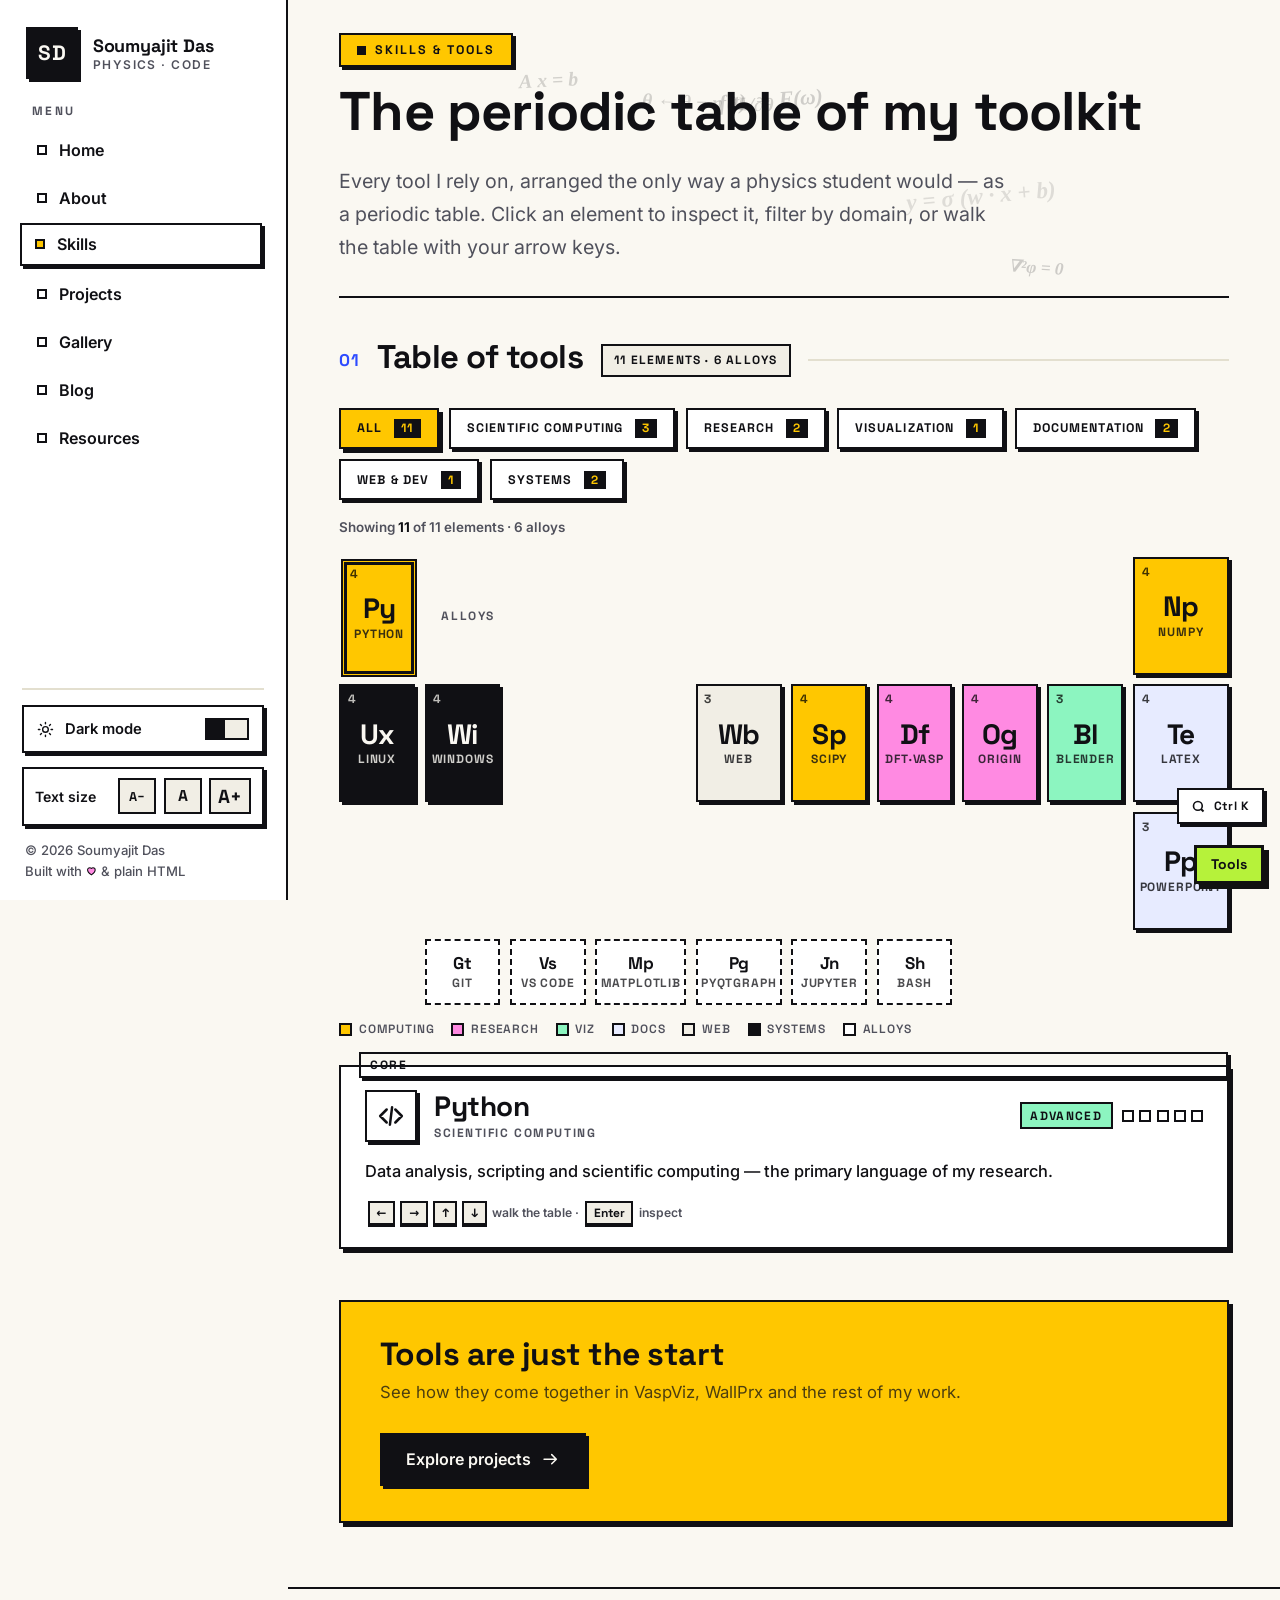
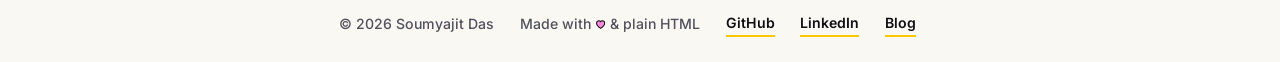
<file: skills.html>
<!DOCTYPE html>
<html lang="en">
<head>
<meta charset="utf-8">
<meta name="viewport" content="width=device-width, initial-scale=1">
<title>Skills & Tools — Soumyajit Das | Python, DFT/VASP, Linux</title>
<meta name="description" content="The research toolkit of Soumyajit Das: Python, NumPy, SciPy, DFT with VASP, LaTeX, Blender, Linux and web development — built for scientific computing.">
<meta name="author" content="Soumyajit Das">
<meta name="robots" content="index, follow, max-image-preview:large">
<link rel="canonical" href="https://soumyajit9696.github.io/skills.html">
<meta name="theme-color" content="#FAF8F2" media="(prefers-color-scheme: light)">
<meta name="theme-color" content="#14151A" media="(prefers-color-scheme: dark)">
<meta property="og:site_name" content="Soumyajit Das — Portfolio">
<meta property="og:type" content="website">
<meta property="og:title" content="Skills & Tools — Soumyajit Das | Python, DFT/VASP, Linux">
<meta property="og:description" content="The research toolkit of Soumyajit Das: Python, NumPy, SciPy, DFT with VASP, LaTeX, Blender, Linux and web development — built for scientific computing.">
<meta property="og:url" content="https://soumyajit9696.github.io/skills.html">
<meta property="og:image" content="https://soumyajit9696.github.io/images/abtt.webp">
<meta property="og:image:width" content="420">
<meta property="og:image:height" content="420">
<meta property="og:image:alt" content="Soumyajit Das">
<meta name="twitter:card" content="summary">
<meta name="twitter:title" content="Skills & Tools — Soumyajit Das | Python, DFT/VASP, Linux">
<meta name="twitter:description" content="The research toolkit of Soumyajit Das: Python, NumPy, SciPy, DFT with VASP, LaTeX, Blender, Linux and web development — built for scientific computing.">
<meta name="twitter:image" content="https://soumyajit9696.github.io/images/abtt.webp">
<link rel="icon" href="favicon.ico" sizes="any">
<link rel="icon" type="image/svg+xml" href="favicon/favicon.svg">
<link rel="apple-touch-icon" sizes="180x180" href="favicon/apple-touch-icon.png">
<link rel="manifest" href="site.webmanifest">
<link rel="stylesheet" href="style.css?v=20261112">
<link rel="preload" href="fonts/spacegrotesk-var-latin.woff2" as="font" type="font/woff2" crossorigin>
<link rel="preload" href="fonts/inter-var-latin.woff2" as="font" type="font/woff2" crossorigin>
<script>document.documentElement.classList.add('js');var _t=null;try{_t=localStorage.getItem('theme')}catch(e){}(_t==='dark'||(!_t&&matchMedia('(prefers-color-scheme: dark)').matches))&&document.documentElement.setAttribute('data-theme','dark');var _f=null;try{_f=parseFloat(localStorage.getItem('fs'))}catch(e){}if(_f)document.documentElement.style.fontSize=_f+'px'</script>
<script type="application/ld+json">
{"@context":"https://schema.org","@graph":[{"@type":"BreadcrumbList","itemListElement":[{"@type":"ListItem","position":1,"name":"Home","item":"https://soumyajit9696.github.io/"},{"@type":"ListItem","position":2,"name":"Skills","item":"https://soumyajit9696.github.io/skills.html"}]},{"@type":"WebPage","url":"https://soumyajit9696.github.io/skills.html","name":"Skills & Tools","about":{"@id":"https://soumyajit9696.github.io/#person"},"isPartOf":{"@id":"https://soumyajit9696.github.io/#website"}}]}
</script>
</head>
<body>
<a class="skip" href="#main">Skip to content</a>
<svg xmlns="http://www.w3.org/2000/svg" style="display:none" aria-hidden="true">
<symbol id="i-menu" viewBox="0 0 24 24"><path d="M3 6h18M3 12h18M3 18h18"/></symbol>
<symbol id="i-sun" viewBox="0 0 24 24"><circle cx="12" cy="12" r="4"/><path d="M12 2v2m0 16v2M4.9 4.9l1.4 1.4m11.4 11.4l1.4 1.4M2 12h2m16 0h2M4.9 19.1l1.4-1.4M17.7 6.3l1.4-1.4"/></symbol>
<symbol id="i-moon" viewBox="0 0 24 24"><path d="M21 12.8A9 9 0 1 1 11.2 3a7 7 0 0 0 9.8 9.8z"/></symbol>
<symbol id="i-github" viewBox="0 0 24 24"><path fill="currentColor" stroke="none" d="M12 .5C5.65.5.5 5.65.5 12c0 5.08 3.29 9.39 7.86 10.91.58.11.79-.25.79-.56 0-.27-.01-1.17-.02-2.12-3.2.7-3.88-1.36-3.88-1.36-.52-1.33-1.28-1.68-1.28-1.68-1.04-.71.08-.7.08-.7 1.15.08 1.76 1.18 1.76 1.18 1.03 1.76 2.7 1.25 3.35.96.1-.75.4-1.25.72-1.54-2.55-.29-5.24-1.28-5.24-5.68 0-1.26.45-2.28 1.18-3.09-.12-.29-.51-1.46.11-3.05 0 0 .96-.31 3.15 1.18a10.9 10.9 0 0 1 5.74 0c2.19-1.49 3.15-1.18 3.15-1.18.62 1.59.23 2.76.11 3.05.73.81 1.18 1.83 1.18 3.09 0 4.41-2.69 5.38-5.25 5.66.41.35.77 1.05.77 2.12 0 1.53-.01 2.76-.01 3.14 0 .31.21.67.8.56A10.52 10.52 0 0 0 23.5 12C23.5 5.65 18.35.5 12 .5z"/></symbol>
<symbol id="i-linkedin" viewBox="0 0 24 24"><path fill="currentColor" stroke="none" d="M20.45 20.45h-3.55v-5.57c0-1.33-.03-3.04-1.85-3.04-1.85 0-2.14 1.45-2.14 2.94v5.67H9.36V9h3.41v1.56h.05c.47-.9 1.63-1.85 3.36-1.85 3.6 0 4.27 2.37 4.27 5.45v6.29zM5.34 7.43a2.06 2.06 0 1 1 0-4.12 2.06 2.06 0 0 1 0 4.12zM7.12 20.45H3.55V9h3.57v11.45zM22.22 0H1.77C.79 0 0 .77 0 1.72v20.55C0 23.23.79 24 1.77 24h20.45c.98 0 1.78-.77 1.78-1.73V1.72C24 .77 23.2 0 22.22 0z"/></symbol>
<symbol id="i-mail" viewBox="0 0 24 24"><rect x="3" y="5" width="18" height="14"/><path d="M3 7l9 6 9-6"/></symbol>
<symbol id="i-globe" viewBox="0 0 24 24"><circle cx="12" cy="12" r="9"/><path d="M3 12h18M12 3a14 14 0 0 1 0 18 14 14 0 0 1 0-18z"/></symbol>
<symbol id="i-arrow" viewBox="0 0 24 24"><path d="M4 12h16m-6-6l6 6-6 6"/></symbol>
<symbol id="i-ext" viewBox="0 0 24 24"><path d="M14 4h6v6M20 4l-9 9M18 13v6H5V6h6"/></symbol>
<symbol id="i-download" viewBox="0 0 24 24"><path d="M12 3v12m-5-5l5 5 5-5M4 20h16"/></symbol>
<symbol id="i-doc" viewBox="0 0 24 24"><path d="M6 2h9l5 5v15H6z"/><path d="M15 2v5h5M9 12h6m-6 4h6"/></symbol>
<symbol id="i-music" viewBox="0 0 24 24"><path d="M9 18V6l10-2v12"/><circle cx="7" cy="18" r="2.4"/><circle cx="17" cy="16" r="2.4"/></symbol>
<symbol id="i-play" viewBox="0 0 24 24"><path fill="currentColor" stroke="none" d="M7 4l13 8-13 8z"/></symbol>
<symbol id="i-pause" viewBox="0 0 24 24"><path fill="currentColor" stroke="none" d="M6 4h4v16H6zM14 4h4v16h-4z"/></symbol>
<symbol id="i-prev" viewBox="0 0 24 24"><path fill="currentColor" stroke="none" d="M6 4h2v16H6zM20 4l-11 8 11 8z"/></symbol>
<symbol id="i-next" viewBox="0 0 24 24"><path fill="currentColor" stroke="none" d="M16 4h2v16h-2zM4 4l11 8-11 8z"/></symbol>
<symbol id="i-atom" viewBox="0 0 24 24"><circle cx="12" cy="12" r="1.6"/><ellipse cx="12" cy="12" rx="10" ry="4.2"/><ellipse cx="12" cy="12" rx="10" ry="4.2" transform="rotate(60 12 12)"/><ellipse cx="12" cy="12" rx="10" ry="4.2" transform="rotate(120 12 12)"/></symbol>
<symbol id="i-code" viewBox="0 0 24 24"><path d="M8 6l-6 6 6 6m8-12l6 6-6 6M13 4l-2 16"/></symbol>
<symbol id="i-flask" viewBox="0 0 24 24"><path d="M9 3h6M10 3v6L4 19a2 2 0 0 0 1.8 3h12.4A2 2 0 0 0 20 19l-6-10V3M7 15h10"/></symbol>
<symbol id="i-pen" viewBox="0 0 24 24"><path d="M17 3l4 4L8 20l-5 1 1-5z"/></symbol>
<symbol id="i-layers" viewBox="0 0 24 24"><path d="M12 2l10 5-10 5L2 7z"/><path d="M2 12l10 5 10-5M2 17l10 5 10-5"/></symbol>
<symbol id="i-terminal" viewBox="0 0 24 24"><rect x="2" y="4" width="20" height="16"/><path d="M6 9l3 3-3 3M12 15h6"/></symbol>
<symbol id="i-grid" viewBox="0 0 24 24"><rect x="3" y="3" width="8" height="8"/><rect x="13" y="3" width="8" height="8"/><rect x="3" y="13" width="8" height="8"/><rect x="13" y="13" width="8" height="8"/></symbol>
<symbol id="i-cube" viewBox="0 0 24 24"><path d="M12 2l9 5v10l-9 5-9-5V7z"/><path d="M3 7l9 5 9-5M12 12v10"/></symbol>
<symbol id="i-chart" viewBox="0 0 24 24"><path d="M4 20V4M4 20h16M8 16v-5m4 5V8m4 8v-3"/></symbol>
<symbol id="i-monitor" viewBox="0 0 24 24"><rect x="2" y="4" width="20" height="13"/><path d="M8 21h8m-4-4v4"/></symbol>
<symbol id="i-window" viewBox="0 0 24 24"><rect x="2" y="4" width="20" height="16"/><path d="M2 9h20M6 6.5h.01M9 6.5h.01"/></symbol>
<symbol id="i-book" viewBox="0 0 24 24"><path d="M4 4h7a2 2 0 0 1 2 2v14a2 2 0 0 0-2-2H4zM20 4h-7a2 2 0 0 0-2 2v14a2 2 0 0 1 2-2h7z"/></symbol>
<symbol id="i-image" viewBox="0 0 24 24"><rect x="3" y="4" width="18" height="16"/><circle cx="9" cy="10" r="2"/><path d="M3 18l6-5 4 3 4-4 4 4"/></symbol>
<symbol id="i-heart" viewBox="0 0 24 24"><path d="M12 21S3 15.3 3 9.5C3 6.4 5.4 4 8.2 4c1.6 0 3 .8 3.8 2h.1c.8-1.2 2.2-2 3.8-2C18.6 4 21 6.4 21 9.5 21 15.3 12 21 12 21z"/></symbol>
</svg>
<div class="shell">
<aside class="sidebar" id="sidebar">
<a class="brand" href="index.html"><span class="brand-mark" aria-hidden="true">SD</span><span class="brand-text"><strong>Soumyajit Das</strong><small>Physics · Code</small></span></a>
<nav class="nav" aria-label="Primary">
<span class="nav-label">Menu</span>
<a href="index.html">Home</a>
<a href="about.html">About</a>
<a href="skills.html" aria-current="page">Skills</a>
<a href="projects.html">Projects</a>
<a href="gallery.html">Gallery</a>
<a href="blog.html">Blog</a>
<a href="resources.html">Resources</a>
</nav>
<div class="side-foot">
<button class="theme-toggle" role="switch" aria-checked="false" aria-label="Toggle dark mode">
<svg class="icon tt-sun" viewBox="0 0 24 24" aria-hidden="true"><use href="#i-sun"/></svg>
<svg class="icon tt-moon" viewBox="0 0 24 24" aria-hidden="true"><use href="#i-moon"/></svg>
<span class="tt-label">Dark mode</span>
<span class="tt-track"><span class="tt-thumb"></span></span>
</button>
<div class="fs-ctrl">
<span class="fs-label">Text size</span>
<div class="fs-btns" role="group" aria-label="Text size">
<button class="fs-btn" type="button" data-fs="-1" aria-label="Decrease text size">A−</button>
<button class="fs-btn" type="button" data-fs="reset" aria-label="Default text size">A</button>
<button class="fs-btn" type="button" data-fs="1" aria-label="Increase text size">A+</button>
</div>
</div>
<p class="copy">© 2026 Soumyajit Das<br>Built with <svg class="heart" viewBox="0 0 24 24" aria-hidden="true"><use href="#i-heart"/></svg> &amp; plain HTML</p>
</div>
</aside>
<div class="nav-backdrop"></div>
<div class="page">
<header class="topbar">
<button class="nav-toggler" aria-expanded="false" aria-controls="sidebar" aria-label="Open menu"><svg class="icon" viewBox="0 0 24 24" aria-hidden="true"><use href="#i-menu"/></svg></button>
<a class="topbar-brand" href="index.html" aria-label="SD — Soumyajit Das, home"><span class="brand-mark" aria-hidden="true">SD</span></a>
<span class="topbar-title">Skills</span>
</header>
<main id="main" class="content">
      <header class="page-head">
        <p class="kicker"><span class="sq" aria-hidden="true"></span>Skills &amp; Tools</p>
        <h1 class="h-display">The periodic table of my toolkit</h1>
        <p class="lead">Every tool I rely on, arranged the only way a physics student would — as a periodic table. Click an element to inspect it, filter by domain, or walk the table with your arrow keys.</p>
      </header>

      <section class="sec" style="margin-top:0">
        <div class="sec-head">
          <span class="sec-num" aria-hidden="true">01</span>
          <h2 class="sec-title">Table of tools</h2>
          <span class="sec-count">11 elements · 6 alloys</span>
          <span class="sec-rule" aria-hidden="true"></span>
        </div>

        <div class="sk-bar rv" role="group" aria-label="Filter skills by domain" data-sk-bar>
          <button class="sk-pill is-on" type="button" data-f="all" aria-pressed="true">All <span class="sk-pill-n">11</span></button>
          <button class="sk-pill" type="button" data-f="core" aria-pressed="false">Scientific Computing <span class="sk-pill-n">3</span></button>
          <button class="sk-pill" type="button" data-f="research" aria-pressed="false">Research <span class="sk-pill-n">2</span></button>
          <button class="sk-pill" type="button" data-f="viz" aria-pressed="false">Visualization <span class="sk-pill-n">1</span></button>
          <button class="sk-pill" type="button" data-f="docs" aria-pressed="false">Documentation <span class="sk-pill-n">2</span></button>
          <button class="sk-pill" type="button" data-f="webdev" aria-pressed="false">Web &amp; Dev <span class="sk-pill-n">1</span></button>
          <button class="sk-pill" type="button" data-f="sys" aria-pressed="false">Systems <span class="sk-pill-n">2</span></button>
        </div>

        <p class="sk-count" data-sk-count role="status">Showing <b>11</b> of 11 elements · 6 alloys</p>

        <div class="pt-wrap rv">
          <div class="pt-table" role="grid" aria-label="Periodic table of tools — each cell is a tool; activate a cell for details">
            <button class="pt-el pt-py is-core is-sel" type="button" data-pt data-name="Python" data-cat="core" data-catlab="Scientific Computing" data-lvl="4" data-lab="Advanced" data-ico="i-code" data-desc="Data analysis, scripting and scientific computing — the primary language of my research." aria-label="Python, Scientific Computing, Advanced">
              <span class="pt-z" aria-hidden="true">4</span><span class="pt-sym" aria-hidden="true">Py</span><span class="pt-nm" aria-hidden="true">Python</span>
            </button>
            <button class="pt-el pt-np is-core" type="button" data-pt data-name="NumPy" data-cat="core" data-catlab="Scientific Computing" data-lvl="4" data-lab="Advanced" data-ico="i-grid" data-desc="Vectorised numerics — the backbone of my band-structure and DOS pipelines." aria-label="NumPy, Scientific Computing, Advanced">
              <span class="pt-z" aria-hidden="true">4</span><span class="pt-sym" aria-hidden="true">Np</span><span class="pt-nm" aria-hidden="true">NumPy</span>
            </button>
            <button class="pt-el pt-ux is-sys" type="button" data-pt data-name="Linux" data-cat="sys" data-catlab="Systems" data-lvl="4" data-lab="Advanced" data-ico="i-terminal" data-desc="Ubuntu, CentOS &amp; Mint — daily drivers for research computing and tinkering." aria-label="Linux, Systems, Advanced">
              <span class="pt-z" aria-hidden="true">4</span><span class="pt-sym" aria-hidden="true">Ux</span><span class="pt-nm" aria-hidden="true">Linux</span>
            </button>
            <button class="pt-el pt-wi is-sys" type="button" data-pt data-name="Windows" data-cat="sys" data-catlab="Systems" data-lvl="4" data-lab="Advanced" data-ico="i-window" data-desc="Desktop administration, WSL2 Linux integration and cross-platform apps." aria-label="Windows, Systems, Advanced">
              <span class="pt-z" aria-hidden="true">4</span><span class="pt-sym" aria-hidden="true">Wi</span><span class="pt-nm" aria-hidden="true">Windows</span>
            </button>
            <button class="pt-el pt-wb is-webdev" type="button" data-pt data-name="HTML / CSS / JS" data-cat="webdev" data-catlab="Web &amp; Dev" data-lvl="3" data-lab="Intermediate" data-ico="i-globe" data-desc="Fast, accessible websites and web tools — like this portfolio." aria-label="HTML, CSS and JavaScript, Web and Dev, Intermediate">
              <span class="pt-z" aria-hidden="true">3</span><span class="pt-sym" aria-hidden="true">Wb</span><span class="pt-nm" aria-hidden="true">Web</span>
            </button>
            <button class="pt-el pt-sp is-core" type="button" data-pt data-name="SciPy" data-cat="core" data-catlab="Scientific Computing" data-lvl="4" data-lab="Advanced" data-ico="i-flask" data-desc="Optimisation, interpolation and curve fitting for research workflows." aria-label="SciPy, Scientific Computing, Advanced">
              <span class="pt-z" aria-hidden="true">4</span><span class="pt-sym" aria-hidden="true">Sp</span><span class="pt-nm" aria-hidden="true">SciPy</span>
            </button>
            <button class="pt-el pt-df is-research" type="button" data-pt data-name="DFT / VASP" data-cat="research" data-catlab="Research" data-lvl="4" data-lab="Advanced" data-ico="i-atom" data-desc="First-principles simulations — from INCAR/POSCAR setup to band and optical analysis." aria-label="DFT and VASP, Research, Advanced">
              <span class="pt-z" aria-hidden="true">4</span><span class="pt-sym" aria-hidden="true">Df</span><span class="pt-nm" aria-hidden="true">DFT·VASP</span>
            </button>
            <button class="pt-el pt-og is-research" type="button" data-pt data-name="Origin Pro" data-cat="research" data-catlab="Research" data-lvl="4" data-lab="Advanced" data-ico="i-chart" data-desc="Publication-quality plotting and peak analysis for research data." aria-label="Origin Pro, Research, Advanced">
              <span class="pt-z" aria-hidden="true">4</span><span class="pt-sym" aria-hidden="true">Og</span><span class="pt-nm" aria-hidden="true">Origin</span>
            </button>
            <button class="pt-el pt-bl is-viz" type="button" data-pt data-name="Blender" data-cat="viz" data-catlab="Visualization" data-lvl="3" data-lab="Intermediate" data-ico="i-cube" data-desc="3D rendering and scientific illustration for figures and concepts." aria-label="Blender, Visualization, Intermediate">
              <span class="pt-z" aria-hidden="true">3</span><span class="pt-sym" aria-hidden="true">Bl</span><span class="pt-nm" aria-hidden="true">Blender</span>
            </button>
            <button class="pt-el pt-te is-docs" type="button" data-pt data-name="LaTeX" data-cat="docs" data-catlab="Documentation" data-lvl="4" data-lab="Advanced" data-ico="i-pen" data-desc="Papers, reports and problem sets — plus LaTeX tooling like my Theorem editor." aria-label="LaTeX, Documentation, Advanced">
              <span class="pt-z" aria-hidden="true">4</span><span class="pt-sym" aria-hidden="true">Te</span><span class="pt-nm" aria-hidden="true">LaTeX</span>
            </button>
            <button class="pt-el pt-pp is-docs" type="button" data-pt data-name="PowerPoint" data-cat="docs" data-catlab="Documentation" data-lvl="3" data-lab="Intermediate" data-ico="i-monitor" data-desc="Clear academic presentations — from seminars to conference talks." aria-label="PowerPoint, Documentation, Intermediate">
              <span class="pt-z" aria-hidden="true">3</span><span class="pt-sym" aria-hidden="true">Pp</span><span class="pt-nm" aria-hidden="true">PowerPoint</span>
            </button>

            <span class="pt-alloylab" aria-hidden="true">Alloys</span>
            <button class="pt-mini pt-gt" type="button" data-pt data-name="Git" data-cat="alloy" data-catlab="Alloy · supporting tool" data-lvl="0" data-lab="" data-ico="i-layers" data-desc="Version control for code, papers and this very site." aria-label="Git, supporting tool">
              <span class="pt-sym" aria-hidden="true">Gt</span><span class="pt-nm" aria-hidden="true">Git</span>
            </button>
            <button class="pt-mini pt-vs" type="button" data-pt data-name="VS Code" data-cat="alloy" data-catlab="Alloy · supporting tool" data-lvl="0" data-lab="" data-ico="i-window" data-desc="Daily-driver editor for Python, LaTeX and web work." aria-label="VS Code, supporting tool">
              <span class="pt-sym" aria-hidden="true">Vs</span><span class="pt-nm" aria-hidden="true">VS Code</span>
            </button>
            <button class="pt-mini pt-mp" type="button" data-pt data-name="Matplotlib" data-cat="alloy" data-catlab="Alloy · supporting tool" data-lvl="0" data-lab="" data-ico="i-chart" data-desc="Publication figures straight from NumPy arrays." aria-label="Matplotlib, supporting tool">
              <span class="pt-sym" aria-hidden="true">Mp</span><span class="pt-nm" aria-hidden="true">Matplotlib</span>
            </button>
            <button class="pt-mini pt-pg" type="button" data-pt data-name="pyqtgraph" data-cat="alloy" data-catlab="Alloy · supporting tool" data-lvl="0" data-lab="" data-ico="i-chart" data-desc="Real-time plotting inside VaspViz dashboards." aria-label="pyqtgraph, supporting tool">
              <span class="pt-sym" aria-hidden="true">Pg</span><span class="pt-nm" aria-hidden="true">pyqtgraph</span>
            </button>
            <button class="pt-mini pt-jn" type="button" data-pt data-name="Jupyter" data-cat="alloy" data-catlab="Alloy · supporting tool" data-lvl="0" data-lab="" data-ico="i-grid" data-desc="Quick experiments and shareable analysis notebooks." aria-label="Jupyter, supporting tool">
              <span class="pt-sym" aria-hidden="true">Jn</span><span class="pt-nm" aria-hidden="true">Jupyter</span>
            </button>
            <button class="pt-mini pt-sh" type="button" data-pt data-name="Bash" data-cat="alloy" data-catlab="Alloy · supporting tool" data-lvl="0" data-lab="" data-ico="i-terminal" data-desc="The glue between simulations, files and folders." aria-label="Bash, supporting tool">
              <span class="pt-sym" aria-hidden="true">Sh</span><span class="pt-nm" aria-hidden="true">Bash</span>
            </button>
          </div>
          <p class="pt-legend" aria-hidden="true">
            <span><i class="lg-core"></i>Computing</span>
            <span><i class="lg-research"></i>Research</span>
            <span><i class="lg-viz"></i>Viz</span>
            <span><i class="lg-docs"></i>Docs</span>
            <span><i class="lg-webdev"></i>Web</span>
            <span><i class="lg-sys"></i>Systems</span>
            <span><i class="lg-alloy"></i>Alloys</span>
          </p>
        </div>

        <div class="sk-detail rv d1" data-sk-detail aria-live="polite">
          <span class="sk-badge" data-d-badge>Core</span>
          <div class="skd-main">
            <span class="sk-ico" data-d-ico><svg class="icon" viewBox="0 0 24 24" aria-hidden="true"><use href="#i-code"/></svg></span>
            <div class="skd-id">
              <h3 data-d-title>Python</h3>
              <p class="skd-cat" data-d-cat>Scientific Computing</p>
            </div>
            <div class="sk-meter" data-d-meter>
              <span class="sk-lvl lvl-adv" data-d-lvl>Advanced</span>
              <span class="sk-dots" data-d-dots aria-hidden="true"><i class="on"></i><i class="on"></i><i class="on"></i><i class="on"></i><i></i></span>
            </div>
          </div>
          <p class="skd-desc" data-d-desc>Data analysis, scripting and scientific computing — the primary language of my research.</p>
          <p class="skd-hint"><kbd>←</kbd><kbd>→</kbd><kbd>↑</kbd><kbd>↓</kbd> walk the table · <kbd>Enter</kbd> inspect</p>
        </div>

        <script>
(function(){
  var table=document.querySelector('.pt-table');if(!table)return;
  var cells=[].slice.call(table.querySelectorAll('[data-pt]'));
  var pills=[].slice.call(document.querySelectorAll('.sk-pill'));
  var count=document.querySelector('[data-sk-count]');
  var detail=document.querySelector('[data-sk-detail]');
  var sel=cells[0];

  function setDots(n){
    var box=detail.querySelector('[data-d-dots]');
    var html='';
    for(var i=1;i<=5;i++)html+='<i'+(i<=n?' class="on"':'')+'></i>';
    box.innerHTML=html;
  }
  function select(c,focus){
    if(!c||c===sel&&focus===undefined)return;
    if(sel){sel.classList.remove('is-sel');sel.setAttribute('tabindex','-1')}
    sel=c;c.classList.add('is-sel');c.setAttribute('tabindex','0');
    if(focus)c.focus();
    var d=detail;if(!d)return;
    var cat=c.getAttribute('data-cat');
    var badge=d.querySelector('[data-d-badge]');
    badge.textContent=cat==='alloy'?'Alloy':({core:'Core',research:'Research',viz:'Viz',docs:'Docs',webdev:'Web',sys:'System'})[cat]||'Core';
    badge.setAttribute('data-cat',cat);
    d.querySelector('[data-d-title]').textContent=c.getAttribute('data-name');
    d.querySelector('[data-d-cat]').textContent=c.getAttribute('data-catlab');
    d.querySelector('[data-d-desc]').textContent=c.getAttribute('data-desc');
    var use=d.querySelector('[data-d-ico] use');if(use)use.setAttribute('href','#'+c.getAttribute('data-ico'));
    var meter=d.querySelector('[data-d-meter]'),lvl=+c.getAttribute('data-lvl');
    if(lvl>0){
      meter.style.display='';
      var lab=d.querySelector('[data-d-lvl]');lab.textContent=c.getAttribute('data-lab');
      lab.className='sk-lvl '+(lvl>=4?'lvl-adv':'lvl-int');
      setDots(lvl);
    }else{meter.style.display='none'}
  }
  function idx(){return cells.indexOf(sel)}
  cells.forEach(function(c,i){
    c.setAttribute('tabindex',i===0?'0':'-1');
    c.addEventListener('click',function(){select(c)});
    c.addEventListener('keydown',function(e){
      var k=e.key,n=cells.length,i=idx();
      if(k==='ArrowRight'||k==='ArrowDown'){e.preventDefault();select(cells[(i+1)%n],true)}
      else if(k==='ArrowLeft'||k==='ArrowUp'){e.preventDefault();select(cells[(i-1+n)%n],true)}
      else if(k==='Home'){e.preventDefault();select(cells[0],true)}
      else if(k==='End'){e.preventDefault();select(cells[n-1],true)}
    });
  });
  select(cells[0]);

  pills.forEach(function(p){p.addEventListener('click',function(){
    pills.forEach(function(x){x.classList.remove('is-on');x.setAttribute('aria-pressed','false')});
    p.classList.add('is-on');p.setAttribute('aria-pressed','true');
    var f=p.getAttribute('data-f'),n=0;
    cells.forEach(function(c){
      var cat=c.getAttribute('data-cat');
      var show=f==='all'?(cat!=='alloy'):(cat===f);
      c.classList.toggle('dim',!show);
      if(show&&cat!=='alloy')n++;
    });
    if(count)count.innerHTML='Showing <b>'+n+'</b> of 11 elements · 6 alloys'+(f!=='all'?'':'');
  })});
})();
        </script>
      </section>
      <section class="cta-banner rv">
        <div>
          <h2>Tools are just the start</h2>
          <p>See how they come together in VaspViz, WallPrx and the rest of my work.</p>
        </div>
        <a class="btn btn-ink" href="projects.html">Explore projects <svg class="icon" viewBox="0 0 24 24" aria-hidden="true"><use href="#i-arrow"/></svg></a>
      </section>
</main>
<footer class="foot">
<span>© 2026 Soumyajit Das</span>
<span>Made with <svg class="heart" viewBox="0 0 24 24" aria-hidden="true"><use href="#i-heart"/></svg> &amp; plain HTML</span>
<a href="https://github.com/Soumyajit9696" target="_blank" rel="noopener">GitHub</a>
<a href="https://www.linkedin.com/in/soumyajit-das-40a1851b8/" target="_blank" rel="noopener">LinkedIn</a>
<a href="https://sci-tech-science.blogspot.com/" target="_blank" rel="noopener">Blog</a>
</footer>
</div>
</div>
<script src="js/main.js?v=20261105" defer></script>
<script>window.BRUTAL_TOOLS={email:"dsoumyajit295@gmail.com",links:[{label:"GitHub \u2014 Soumyajit9696",url:"https://github.com/Soumyajit9696"},{label:"LinkedIn",url:"https://www.linkedin.com/in/soumyajit-das-40a1851b8/"},{label:"Sci-Tech Science (blog)",url:"https://sci-tech-science.blogspot.com/"}],bibtex:"@misc{das2026website,\n  author = {Das, Soumyajit},\n  title  = {Soumyajit Das -- Personal Portfolio Website},\n  year   = {2026},\n  url    = {https://soumyajit9696.github.io/},\n  note   = {M.Sc. Physics, NIT Silchar. Creator of VaspViz: https://github.com/Soumyajit9696/VaspViz}\n}"};</script>
<script src="js/brutal-tools.js?v=20261110" defer></script>
<script src="js/cursor.js?v=20261102" defer></script>
<script src="js/palette.js?v=20261110" defer></script>
<script src="js/physics-fx.js?v=20261103" defer></script>
</body>
</html>
</file>
<file: style.css>
/* ============================================================
   Soumyajit Das — Portfolio
   Design system: CALM NEOBRUTALISM v2
   Sharp corners · 2px ink borders · hard offset shadows
   Paper bg · Space Grotesk + Inter · generous whitespace
   Rules: fewer boxes, bigger type, perfect alignment
   ============================================================ */

/* ---------- 1. Font faces (local, metric-override fallbacks) ---------- */
@font-face{font-family:Inter;src:url(fonts/inter-var-latin.woff2) format("woff2");font-weight:400 700;font-style:normal;font-display:swap}
@font-face{font-family:Inter Fallback;src:local("Arial");size-adjust:105.31%;ascent-override:96.88%;descent-override:24.12%;line-gap-override:0%}
@font-face{font-family:"Space Grotesk";src:url(fonts/spacegrotesk-var-latin.woff2) format("woff2");font-weight:400 700;font-style:normal;font-display:swap}
@font-face{font-family:"Space Grotesk Fallback";src:local("Arial");size-adjust:96.45%;ascent-override:98.4%;descent-override:29.2%;line-gap-override:0%}

/* ---------- 2. Tokens ---------- */
:root{
  --font-body:"Inter","Inter Fallback",system-ui,-apple-system,"Segoe UI",Roboto,sans-serif;
  --font-display:"Space Grotesk","Space Grotesk Fallback",var(--font-body);
  --bg:#FAF8F2;
  --surface:#FFFFFF;
  --surface-2:#F1EEE5;
  --ink:#101014;
  --muted:#50515C;
  --line:#101014;
  --line-soft:#E3DFCF;
  --accent:#2D4BFF;
  --accent-contrast:#FFFFFF;
  --yellow:#FFC700;
  --pink:#FF8AE2;
  --mint:#8CF5C0;
  --blue-soft:#E7EBFF;
  --sh-c:#101014;
  --sh-sm:3px 3px 0 var(--sh-c);
  --sh:4px 4px 0 var(--sh-c);
  --sh-lg:6px 6px 0 var(--sh-c);
  --dot:rgba(16,16,20,.12);
  --content-max:1152px;
  color-scheme:light;
}
[data-theme="dark"]{
  --bg:#131419;
  --surface:#1D1F26;
  --surface-2:#282B35;
  --ink:#F4F3EC;
  --muted:#A9ABB8;
  --line:#F4F3EC;
  --line-soft:#3A3D4A;
  --accent:#8B9BFF;
  --accent-contrast:#101014;
  --blue-soft:#2B3049;
  /* solid cream shadows — the dark-mode mirror of light mode's
     solid ink ones. Crisp, no blur, true neobrutalism. */
  --sh-c:#F4F3EC;
  --dot:rgba(244,243,236,.13);
  color-scheme:dark;
}

/* ---------- 3. Base ---------- */
*,*::before,*::after{box-sizing:border-box}
html{scroll-behavior:smooth}
@media (prefers-reduced-motion:reduce){html{scroll-behavior:auto}}
/* squared brutalist scrollbars (no radius) */
html{scrollbar-color:var(--muted) var(--bg)}
::-webkit-scrollbar{width:12px;height:12px}
::-webkit-scrollbar-track{background:var(--bg)}
::-webkit-scrollbar-thumb{background:var(--surface-2);border:2px solid var(--ink)}
::-webkit-scrollbar-thumb:hover{background:var(--muted)}
::-webkit-scrollbar-corner{background:var(--bg)}
/* Round 13: no visible scrollbar in the sidebar — the menu is compact
   enough to fit common laptop heights, and on very short screens it
   still scrolls (wheel/touch), just without a visible track. */
.sidebar::-webkit-scrollbar{display:none}
body{
  margin:0;background:var(--bg);color:var(--ink);
  font:400 1rem/1.68 var(--font-body);
  -webkit-font-smoothing:antialiased;text-rendering:optimizeLegibility;
}
img{max-width:100%;height:auto;display:block}
h1,h2,h3,h4{font-family:var(--font-display);font-weight:700;line-height:1.12;letter-spacing:-.015em;margin:0 0 .55em}
p{margin:0 0 1em}
a{color:var(--accent);text-decoration:underline;text-decoration-thickness:2px;text-underline-offset:.18em}
a:hover{background:var(--yellow);color:#101014}
::selection{background:var(--yellow);color:#101014}
:focus-visible{outline:3px dashed var(--accent);outline-offset:3px}
.skip{
  position:absolute;left:12px;top:-60px;z-index:200;padding:.65rem 1.1rem;
  background:var(--yellow);color:#101014;border:2px solid #101014;font-weight:700;text-decoration:none;
  transition:top .2s ease;
}
.skip:focus{top:12px}
.icon{width:1.15em;height:1.15em;flex:none;fill:none;stroke:currentColor;stroke-width:2;stroke-linecap:round;stroke-linejoin:round}
.icon-fill{fill:currentColor;stroke:none}

/* ---------- 4. Shell layout ---------- */
.shell{display:grid;grid-template-columns:288px 1fr;min-height:100vh}

/* ---------- 5. Sidebar ---------- */
.sidebar{
  position:sticky;top:0;height:100vh;height:100dvh;
  display:flex;flex-direction:column;gap:1.05rem;
  padding:1.45rem 1.35rem 1.15rem;
  background:var(--surface);border-right:2px solid var(--line);
  overflow-y:auto;scrollbar-width:none;
}
.brand{display:flex;align-items:center;gap:.9rem;text-decoration:none;color:var(--ink);padding:.25rem .3rem}
.brand:hover{background:transparent}
.brand-mark{
  width:52px;height:52px;flex:none;display:grid;place-items:center;
  background:var(--ink);color:var(--bg);border:2px solid var(--line);box-shadow:var(--sh-sm);
  font:700 1.3rem/1 var(--font-display);letter-spacing:.02em;
}
.brand-text{display:flex;flex-direction:column;line-height:1.25;min-width:0}
.brand-text strong{font:700 1.12rem var(--font-display);letter-spacing:-.01em}
.brand-text small{font:600 .75rem/1.35 var(--font-body);color:var(--muted);letter-spacing:.12em;text-transform:uppercase}
.nav{display:flex;flex-direction:column;gap:.3rem}
.nav-label{font:700 .75rem/1 var(--font-display);letter-spacing:.2em;text-transform:uppercase;color:var(--muted);padding:.3rem .65rem .45rem}
.nav a{
  display:flex;align-items:center;gap:.75rem;padding:.6rem .85rem;
  font:600 1rem var(--font-body);color:var(--ink);text-decoration:none;
  border:2px solid transparent;transition:background .15s ease,transform .15s ease,box-shadow .15s ease,border-color .15s ease;
}
.nav a::before{
  content:"";width:10px;height:10px;flex:none;
  border:2px solid var(--line);background:transparent;transition:background .15s ease;
}
.nav a:hover{background:var(--surface-2)}
.nav a:hover::before{background:var(--ink)}
.nav a[aria-current="page"]{
  background:var(--surface);border-color:var(--line);box-shadow:var(--sh-sm);
  transform:translate(-2px,-2px);
}
[data-theme="dark"] .nav a[aria-current="page"]{background:var(--surface-2)}
.nav a[aria-current="page"]::before{background:var(--yellow)}
.side-foot{margin-top:auto;display:flex;flex-direction:column;gap:.85rem;padding-top:.95rem;border-top:2px solid var(--line-soft)}
.theme-toggle{
  display:flex;align-items:center;gap:.65rem;width:100%;
  padding:.68rem .85rem;background:var(--surface);color:var(--ink);
  border:2px solid var(--line);box-shadow:var(--sh-sm);cursor:pointer;
  font:600 .92rem var(--font-body);
  transition:transform .15s ease,box-shadow .15s ease;
}
.theme-toggle:hover{transform:translate(-2px,-2px);box-shadow:var(--sh)}
.theme-toggle:active{transform:translate(2px,2px);box-shadow:0 0 0 var(--sh-c)}
.tt-track{margin-left:auto;width:44px;height:22px;border:2px solid var(--line);background:var(--surface-2);position:relative;flex:none}
.tt-thumb{position:absolute;top:0;left:0;width:18px;height:18px;background:var(--ink);transition:transform .18s ease}
[aria-checked="true"] .tt-thumb{transform:translateX(22px);background:var(--yellow)}
.tt-sun,.tt-moon{display:none}
.tt-sun{display:block}
[aria-checked="true"] .tt-sun{display:none}
[aria-checked="true"] .tt-moon{display:block}
.copy{font:500 .82rem/1.6 var(--font-body);color:var(--muted);margin:0;padding:0 .2rem}
.heart{display:inline-block;width:.82em;height:.78em;vertical-align:-.06em;fill:var(--pink);stroke:var(--line);stroke-width:2.4}

/* ---------- 6b. Text size control ---------- */
.fs-ctrl{
  display:flex;align-items:center;gap:.6rem;
  padding:.6rem .7rem;background:var(--surface);color:var(--ink);
  border:2px solid var(--line);box-shadow:var(--sh-sm);
}
.fs-label{font:600 .88rem var(--font-body);flex:1}
.fs-btns{display:flex;gap:.45rem}
.fs-btn{
  min-width:38px;height:36px;display:grid;place-items:center;cursor:pointer;
  background:var(--surface-2);color:var(--ink);border:2px solid var(--line);
  font:700 1rem var(--font-display);padding:0 .45rem;
  transition:transform .15s ease,box-shadow .15s ease,background .15s ease;
}
.fs-btn:hover{transform:translate(-2px,-2px);box-shadow:var(--sh-sm);background:var(--yellow);color:#101014}
.fs-btn:active{transform:translate(1px,1px);box-shadow:none}
.fs-btn:disabled{opacity:.4;cursor:default;transform:none;box-shadow:none;background:var(--surface-2)}
.fs-btn[data-fs="-1"]{font-size:.8rem}
.fs-btn[data-fs="reset"]{font-size:.98rem}
.fs-btn[data-fs="1"]{font-size:1.18rem}

/* ---------- 6. Mobile topbar ---------- */
.topbar{
  display:none;position:sticky;top:0;z-index:60;
  align-items:center;gap:.9rem;padding:.85rem 1.15rem;
  background:var(--surface);border-bottom:2px solid var(--line);
}
.nav-toggler{
  width:46px;height:46px;display:grid;place-items:center;flex:none;
  background:var(--yellow);color:#101014;border:2px solid #101014;box-shadow:var(--sh-sm);cursor:pointer;
  transition:transform .15s ease,box-shadow .15s ease;
}
.nav-toggler:hover{transform:translate(-2px,-2px);box-shadow:var(--sh)}
.nav-toggler:active{transform:translate(2px,2px);box-shadow:0 0 0 var(--sh-c)}
.topbar-brand{display:flex;align-items:center;gap:.65rem;text-decoration:none;color:var(--ink)}
.topbar-brand:hover{background:transparent}
.topbar-brand .brand-mark{width:40px;height:40px;font-size:1.05rem;box-shadow:none}
.topbar-title{font:700 1.05rem var(--font-display);letter-spacing:-.01em;margin-left:auto}
.nav-backdrop{
  position:fixed;inset:0;z-index:70;background:rgba(16,16,20,.45);
  opacity:0;pointer-events:none;transition:opacity .2s ease;
}
.nav-backdrop.show{opacity:1;pointer-events:auto}

/* ---------- 7. Content column ---------- */
.page{min-width:0;display:flex;flex-direction:column}
.content{
  width:100%;max-width:var(--content-max);
  margin:0 auto;padding:clamp(1.25rem,2.6vw,2.25rem) clamp(1.25rem,4vw,3.6rem) 4rem;
  flex:1;
}
.foot{
  max-width:var(--content-max);width:100%;margin:0 auto;
  padding:1.3rem clamp(1.25rem,4vw,3.6rem) 1.6rem;
  border-top:2px solid var(--line);
  display:flex;flex-wrap:wrap;gap:.7rem 1.6rem;align-items:center;
  font:500 .88rem var(--font-body);color:var(--muted);
}
.foot a{color:var(--ink);font-weight:600;text-decoration:none;border-bottom:2px solid var(--yellow);padding:.25rem 0}
.foot a:hover{background:var(--yellow);color:#101014}
.foot .heart{width:.8em;height:.76em}

/* ---------- 8. Type helpers ---------- */
.kicker{
  display:inline-flex;align-items:center;gap:.55rem;
  padding:.55rem 1rem;margin:0 0 1rem;
  background:var(--yellow);color:#101014;border:2px solid #101014;box-shadow:var(--sh-sm);
  font:700 .78rem/1 var(--font-display);letter-spacing:.16em;text-transform:uppercase;
}
.kicker .sq{width:9px;height:9px;background:#101014;flex:none}
.h-display{font-size:clamp(2.35rem,4.6vw,3.4rem);line-height:1.06;margin-bottom:.45em}
.lead{font-size:clamp(1.05rem,1.7vw,1.22rem);color:var(--muted);max-width:56ch;margin-bottom:0}
.page-head{margin-bottom:2.6rem;padding-bottom:2rem;border-bottom:2px solid var(--line)}
.page-head .kicker{position:relative;z-index:1}

/* ---------- 9. Section head ---------- */
.sec{margin:3.2rem 0}
.sec:first-of-type{margin-top:0}
.sec-head{display:flex;align-items:baseline;gap:1.1rem;margin-bottom:1.7rem;flex-wrap:wrap}
.sec-num{
  font:700 1.06rem var(--font-display);color:var(--accent);
  letter-spacing:.04em;flex:none;transform:translateY(-2px);
}
.sec-title{font-size:clamp(1.6rem,3vw,2.05rem);margin:0}
.sec-count{
  padding:.4rem .7rem;font:700 .75rem var(--font-display);letter-spacing:.1em;
  border:2px solid var(--line);background:var(--surface-2);text-transform:uppercase;
  transform:translateY(-4px);
}
.sec-rule{flex:1;min-width:2.5rem;height:2px;background:var(--line-soft);min-height:2px;align-self:center}
.sec-sub{color:var(--muted);margin:-1.4rem 0 2.2rem;max-width:64ch}

/* ---------- 10. Buttons / chips / cards / text links ---------- */
.btn{
  display:inline-flex;align-items:center;justify-content:center;gap:.6rem;
  padding:.95rem 1.55rem;
  font:600 1rem/1 var(--font-body);text-decoration:none;cursor:pointer;
  color:var(--ink);background:var(--surface);
  border:2px solid var(--line);box-shadow:var(--sh-sm);
  transition:transform .15s ease,box-shadow .15s ease;
}
.btn:hover{transform:translate(-2px,-2px);box-shadow:var(--sh);background:var(--surface)}
.btn:active{transform:translate(2px,2px);box-shadow:0 0 0 var(--sh-c)}
.btn-primary{background:var(--accent);color:var(--accent-contrast)}
.btn-primary:hover{background:var(--accent)}
.btn-yellow{background:var(--yellow);color:#101014}
.btn-yellow:hover{background:var(--yellow)}
.btn-ink{background:#101014;color:#FAF8F2;border-color:#101014;box-shadow:3px 3px 0 #101014}
.btn-ink:hover{background:#101014;color:#FAF8F2}
.btn[disabled],.btn.is-ghosted{opacity:.62;pointer-events:none;box-shadow:none;border-style:dashed}
.chip{
  display:inline-flex;align-items:center;gap:.4rem;padding:.38rem .7rem;
  font:600 .8rem/1.25 var(--font-body);
  border:2px solid var(--line);background:var(--surface);color:var(--ink);
}
.chip-y{background:var(--yellow);color:#101014}
.chip-b{background:var(--blue-soft);color:var(--ink)}
.chip-p{background:var(--pink);color:#101014}
.chip-soft{background:var(--surface-2);color:var(--muted)}
.card{
  background:var(--surface);border:2px solid var(--line);box-shadow:var(--sh);
  padding:1.9rem;
}
.card-hover{transition:transform .18s ease,box-shadow .18s ease}
.card-hover:hover{transform:translate(-3px,-3px);box-shadow:var(--sh-lg)}
.card-pad-sm{padding:1.4rem}
/* text link with underline bar — replaces button walls inside cards */
.arrow-link{
  display:inline-flex;align-items:center;gap:.55rem;
  font:700 1rem var(--font-body);color:var(--ink);text-decoration:none;
  border-bottom:3px solid var(--yellow);padding-bottom:.22rem;
  transition:background .15s ease;
}
.arrow-link:hover{background:var(--yellow);color:#101014}
.arrow-link .icon{color:var(--accent)}
/* plain-text meta line — replaces chip walls */
.tag-line{margin:0;font:600 .98rem/1.65 var(--font-body);color:var(--ink)}
.tag-line.dim{color:var(--muted);font-size:.92rem}

/* ---------- 11. Hero ---------- */
.hero{
  position:relative;display:grid;grid-template-columns:1.15fr .85fr;
  gap:clamp(2rem,4vw,3.5rem);align-items:center;
  padding:clamp(.6rem,2vw,1.2rem) 0 1.8rem;
}
.hero-dots{
  position:absolute;inset:-2rem -2rem 0 -2rem;z-index:0;pointer-events:none;
  background-image:radial-gradient(var(--dot) 1.4px,transparent 1.4px);
  background-size:26px 26px;
  -webkit-mask-image:linear-gradient(100deg,transparent 30%,#000 90%);
  mask-image:linear-gradient(100deg,transparent 30%,#000 90%);
}
.hero-copy{position:relative;z-index:1}
.hero-copy h1{margin:.1rem 0 .3rem}
.typed-row{display:flex;align-items:center;min-height:1.6em;font:600 clamp(1.05rem,2vw,1.3rem) var(--font-display);color:var(--accent);margin:0 0 .75rem}
.typed{white-space:nowrap;overflow:hidden;text-overflow:ellipsis}
.cursor{display:inline-block;width:12px;height:1.1em;background:var(--ink);margin-left:4px;flex:none;animation:blink 1.05s steps(1) infinite}
@keyframes blink{50%{opacity:0}}
.hero-lead{font-size:clamp(1.02rem,1.6vw,1.15rem);color:var(--muted);max-width:40ch;margin:0}
.hero-actions{display:flex;flex-wrap:wrap;align-items:center;gap:.85rem;margin-top:1.4rem}
.actions-div{width:2px;height:38px;background:var(--line-soft);margin:0 .5rem;flex:none}
.soc{
  width:50px;height:50px;display:grid;place-items:center;
  color:var(--ink);text-decoration:none;background:var(--surface);
  border:2px solid var(--line);box-shadow:var(--sh-sm);
  transition:transform .15s ease,box-shadow .15s ease,background .15s ease;
}
.soc:hover{transform:translate(-2px,-2px);box-shadow:var(--sh);background:var(--yellow);color:#101014}
.soc:active{transform:translate(2px,2px);box-shadow:0 0 0 var(--sh-c)}
.soc .icon{width:22px;height:22px}
/* portrait */
.hero-fig{position:relative;z-index:1;justify-self:center;width:min(100%,300px);margin:0}
.portrait-card{
  background:var(--surface);border:2px solid var(--line);box-shadow:var(--sh-lg);
  padding:12px;transform:rotate(1.5deg);
}
.portrait-card img{border:2px solid var(--line)}
.badge{
  position:absolute;z-index:2;padding:.55rem .85rem;
  font:700 .84rem/1.1 var(--font-display);letter-spacing:.02em;
  border:2px solid var(--line);box-shadow:var(--sh-sm);color:#101014;white-space:nowrap;
}
.badge-1{top:-18px;left:-18px;background:var(--yellow);transform:rotate(-4deg)}

/* ---------- 12. Feature grid (home — no boxes, pure columns) ---------- */
.feat-grid{display:grid;grid-template-columns:repeat(3,1fr);gap:2.2rem 2.8rem}
.grid-2{display:grid;grid-template-columns:repeat(2,1fr);gap:1.75rem;align-items:start}
.grid-3{display:grid;grid-template-columns:repeat(3,1fr);gap:1.75rem}
.feat{display:flex;flex-direction:column;gap:.7rem}
.feat-ico{
  width:58px;height:58px;display:grid;place-items:center;flex:none;
  border:2px solid var(--line);box-shadow:var(--sh-sm);
  margin-bottom:.35rem;
}
.feat-ico .icon,.domain-icon .icon{width:26px;height:26px;stroke-width:2.2}
.feat h3{font-size:1.3rem;margin:0}
.feat p{margin:0;color:var(--muted);font-size:1.02rem}
.di-b{background:var(--blue-soft);color:var(--ink)}
.di-y{background:var(--yellow);color:#101014}
.di-p{background:var(--pink);color:#101014}
.di-g{background:var(--mint);color:#101014}
.domain-icon{
  width:58px;height:58px;display:grid;place-items:center;flex:none;
  border:2px solid var(--line);box-shadow:var(--sh-sm);
}

/* ---------- 13. Project cards ---------- */
.proj{display:flex;flex-direction:column;gap:1.2rem}
.proj-top{display:flex;align-items:center;gap:1.15rem;flex-wrap:wrap}
.proj-logo{
  width:84px;height:84px;flex:none;display:grid;place-items:center;
  background:var(--surface-2);border:2px solid var(--line);box-shadow:var(--sh-sm);padding:9px;
}
.proj-logo img{width:100%;height:100%;object-fit:contain}
.proj-logo .icon{width:38px;height:38px}
.proj-id{flex:1;min-width:0}
.proj-name{font-size:1.75rem;margin:0}
.proj-tagline{font:600 .88rem/1.4 var(--font-display);color:var(--muted);letter-spacing:.07em;text-transform:uppercase;margin:.25rem 0 0}
.proj-flag{flex:none;transform:rotate(-2deg)}
.proj-desc{color:var(--muted);font-size:1.05rem;margin:0}
.proj-foot{display:flex;flex-wrap:wrap;gap:1.75rem;margin-top:.2rem}
.wall-strip{display:grid;grid-template-columns:repeat(3,1fr);gap:10px}
.wall-strip img{border:2px solid var(--line);width:100%;aspect-ratio:16/9;object-fit:cover}
/* single-wide screenshot variant (Theorem card) */
.app-strip{grid-template-columns:1fr}
.app-strip img{aspect-ratio:600/291}
.proj-note{
  display:flex;gap:.85rem;align-items:flex-start;
  color:var(--muted);font-size:1rem;margin:2.2rem 0 0;max-width:72ch;
}
.proj-note .icon{flex:none;margin-top:.22rem;color:var(--accent)}

/* ---------- 14. Timeline (about — light, no nested cards) ---------- */
.timeline{list-style:none;margin:0;padding:0 0 0 2.1rem;border-left:2px solid var(--line);display:flex;flex-direction:column;gap:2.3rem}
.tl-item{position:relative}
.tl-item::before{
  content:"";position:absolute;left:calc(-2.1rem - 8px);top:.4rem;
  width:14px;height:14px;background:var(--yellow);border:2px solid var(--line);
}
.tl-date{
  display:inline-block;margin-bottom:.5rem;
  font:700 .82rem var(--font-display);letter-spacing:.12em;color:var(--accent);text-transform:uppercase;
}
.tl-title{font-size:1.3rem;margin:0 0 .4rem}
.tl-text{color:var(--muted);font-size:1.03rem;margin:0;max-width:64ch}

/* ---------- 15. Bio / stats / beyond-physics cards ---------- */
.bio-grid{display:grid;grid-template-columns:.8fr 1.2fr;gap:clamp(2rem,4vw,3.5rem);align-items:start}
.bio-title{font-size:clamp(1.4rem,2.4vw,1.7rem)}
.bio-photo{background:var(--surface);border:2px solid var(--line);box-shadow:var(--sh);padding:10px;transform:rotate(-1.2deg);margin:0}
.bio-photo img{border:2px solid var(--line)}
.bio-photo figcaption{padding:.6rem .2rem .2rem;font:700 .76rem var(--font-display);letter-spacing:.12em;text-transform:uppercase;color:var(--muted);text-align:center}
.stat-grid{display:grid;grid-template-columns:repeat(4,1fr);gap:1.3rem}
.stat-card{
  background:var(--surface);border:2px solid var(--line);box-shadow:var(--sh-sm);
  padding:1.35rem 1.4rem;display:flex;flex-direction:column;gap:.5rem;
  transition:transform .15s ease,box-shadow .15s ease;
}
.stat-card:hover{transform:translate(-2px,-2px);box-shadow:var(--sh)}
.stat-num{font:700 clamp(1.9rem,3.2vw,2.75rem)/1 var(--font-display);color:var(--accent);letter-spacing:-.02em}
.stat-num small{font-size:.42em;color:var(--ink);font-weight:700;margin-left:.12em}
.stat-lab{font:600 .86rem/1.5 var(--font-body);color:var(--muted)}
.beyond-card{display:flex;flex-direction:column;gap:.55rem}
.beyond-card h3{margin:0;font-size:1.22rem}
.beyond-card p{margin:0;color:var(--muted);font-size:.98rem}
.beyond-card .arrow-link{margin-top:auto;align-self:flex-start}
.crest-row{display:flex;gap:.6rem;margin-top:.5rem}
.crest-row img{width:50px;height:50px;border:2px solid var(--line);background:var(--surface-2);padding:5px}

/* ---------- 16. Skills page — tool boxes (no bars) ---------- */
.tool-grid{display:grid;grid-template-columns:repeat(auto-fill,minmax(235px,1fr));gap:1.15rem}
.tool{
  background:var(--surface);border:2px solid var(--line);box-shadow:var(--sh-sm);
  padding:1.1rem 1.15rem;
  transition:transform .15s ease,box-shadow .15s ease;
}
.tool:hover{transform:translate(-2px,-2px);box-shadow:var(--sh)}
.tool-head{display:flex;align-items:center;gap:.7rem;margin-bottom:.4rem}
.tool-head h3{margin:0;font-size:1.12rem;line-height:1.15}
.tool-ico{width:36px;height:36px;flex:none;display:grid;place-items:center;border:2px solid var(--line);box-shadow:var(--sh-sm)}
.tool-ico .icon{width:19px;height:19px;stroke-width:2.3}
.tool p{margin:0;font-size:.93rem;line-height:1.55;color:var(--muted)}
.t-cloud{display:flex;flex-wrap:wrap;gap:.85rem}
.t-chip{
  display:inline-flex;align-items:center;padding:.62rem 1.05rem;
  border:2px solid var(--line);background:var(--surface);box-shadow:var(--sh-sm);
  font:600 .98rem var(--font-body);color:var(--ink);
}

/* ---------- 17. Gallery ---------- */
.filters{display:flex;flex-wrap:wrap;gap:.7rem;margin-bottom:2.2rem}
.pill{
  display:inline-flex;align-items:center;gap:.5rem;padding:.6rem 1.1rem;
  font:700 .88rem/1 var(--font-body);letter-spacing:.04em;cursor:pointer;
  color:var(--ink);background:var(--surface);
  border:2px solid var(--line);box-shadow:var(--sh-sm);
  transition:transform .15s ease,box-shadow .15s ease,background .15s ease;
}
.pill:hover{transform:translate(-2px,-2px);box-shadow:var(--sh)}
.pill:active{transform:translate(2px,2px);box-shadow:0 0 0 var(--sh-c)}
.pill.active{background:var(--yellow);color:#101014;transform:translate(-2px,-2px);box-shadow:var(--sh)}
.pill .n{font-weight:700;color:var(--muted)}
.gallery-grid{display:grid;grid-template-columns:repeat(auto-fill,minmax(250px,1fr));gap:1.4rem}
.gcard{
  margin:0;background:var(--surface);border:2px solid var(--line);box-shadow:var(--sh-sm);
  padding:10px;cursor:pointer;transition:transform .16s ease,box-shadow .16s ease;width:100%;
  text-align:left;display:block;font:inherit;color:inherit;
}
.gcard:hover,.gcard:focus-visible{transform:translate(-3px,-3px);box-shadow:var(--sh)}
.gcard img{width:100%;height:225px;object-fit:cover;border:2px solid var(--line)}
.gcard figcaption{display:flex;justify-content:space-between;align-items:center;gap:.5rem;padding:.65rem .25rem .25rem}
.gcard figcaption b{font:600 .93rem var(--font-body);overflow:hidden;text-overflow:ellipsis;white-space:nowrap}
.gcard .cat{flex:none;font:700 .75rem var(--font-display);letter-spacing:.1em;text-transform:uppercase;padding:.25rem .5rem;border:2px solid var(--line);background:var(--surface-2);color:var(--muted)}
.gcard.hide{display:none}
/* ---------- 8c. Featured report cards (projects page) ----------
   The two academic reports lead the page: details on the left,
   A4 front-page cover on the right. Stacks details-over-cover
   under 940px; the cover keeps the full page visible (no crop). */
.report-feature{display:grid;grid-template-columns:1.3fr .85fr;gap:clamp(1.4rem,3vw,2.6rem);align-items:start;margin-top:1.6rem}
.rf-top{display:flex;align-items:center;gap:.9rem;flex-wrap:wrap}
.rf-inst{font:700 .76rem var(--font-display);letter-spacing:.11em;text-transform:uppercase;color:var(--muted)}
.rf-title{font-size:clamp(1.32rem,2.1vw,1.58rem);line-height:1.22;margin:.95rem 0 .7rem}
.rf-desc{color:var(--muted);font-size:1.03rem;margin:0 0 1.05rem}
.rf-cover{min-width:0}
.rf-cover .gcard{padding:12px}
.rf-cover .gcard img{height:auto;aspect-ratio:210/297}
@media (max-width:940px){
  .report-feature{grid-template-columns:1fr;gap:1.5rem}
  .rf-cover{max-width:330px}
}

/* ---------- 18. Lightbox ---------- */
.lightbox{
  position:fixed;inset:0;z-index:120;display:flex;align-items:center;justify-content:center;
  padding:1.2rem;background:rgba(16,16,20,.62);opacity:0;pointer-events:none;transition:opacity .18s ease;
}
.lightbox.open{opacity:1;pointer-events:auto}
.lb-card{
  background:var(--surface);border:2px solid var(--line);box-shadow:var(--sh-lg);
  padding:12px;max-width:min(92vw,900px);max-height:88vh;display:flex;flex-direction:column;
}
.lb-card img{max-width:100%;max-height:68vh;object-fit:contain;border:2px solid var(--line)}
.lb-bar{display:flex;align-items:center;gap:.8rem;padding:.8rem .25rem .2rem}
.lb-caption{flex:1;min-width:0;font:600 .98rem var(--font-body);overflow:hidden;text-overflow:ellipsis;white-space:nowrap}
.lb-count{font:700 .82rem var(--font-display);color:var(--muted);flex:none}
.lb-btn{
  width:46px;height:46px;flex:none;display:grid;place-items:center;cursor:pointer;
  background:var(--surface);color:var(--ink);border:2px solid var(--line);box-shadow:var(--sh-sm);
  transition:transform .15s ease,box-shadow .15s ease;
}
.lb-btn:hover{transform:translate(-2px,-2px);box-shadow:var(--sh);background:var(--yellow);color:#101014}
.lb-btn:active{transform:translate(2px,2px);box-shadow:0 0 0 var(--sh-c)}

/* ---------- 19. Blog cards + post lines ---------- */
.blog-grid{display:grid;grid-template-columns:repeat(3,1fr);gap:1.75rem}
.post-card{display:flex;flex-direction:column;padding:0;overflow:hidden}
.post-card .thumb{border-bottom:2px solid var(--line);position:relative}
.post-card .thumb img{width:100%;height:210px;object-fit:cover}
.post-card .thumb .chip{position:absolute;left:12px;bottom:12px}
.post-card .body{padding:1.4rem 1.45rem 1.55rem;display:flex;flex-direction:column;gap:.65rem;flex:1}
.post-card h3{font-size:1.22rem;margin:0}
.post-card h3 a{color:var(--ink);text-decoration:none}
.post-card h3 a:hover{text-decoration:underline;text-decoration-thickness:2px;text-underline-offset:3px;background:transparent}
.post-card p{margin:0;font-size:1rem;color:var(--muted);flex:1}
.post-card .go{display:inline-flex;align-items:center;gap:.45rem;font:700 .92rem var(--font-body);color:var(--accent)}
/* slim text list (home) */
.post-list{display:flex;flex-direction:column}
.post-line{
  display:flex;align-items:center;gap:1.4rem;padding:1.15rem .4rem;
  border-bottom:2px solid var(--line-soft);text-decoration:none;color:var(--ink);
}
.post-line:first-child{border-top:2px solid var(--line-soft)}
.post-line:hover{background:var(--surface-2);color:var(--ink)}
.pl-date{flex:none;font:700 .8rem var(--font-display);letter-spacing:.1em;color:var(--muted);text-transform:uppercase;min-width:6.4em}
.post-line b{flex:1;min-width:0;font:600 1.08rem/1.4 var(--font-body)}
.post-line .icon{color:var(--accent);flex:none}

/* ---------- 20. Downloads grid (resources) ---------- */
.dl-grid{display:grid;grid-template-columns:repeat(3,1fr);gap:1.5rem;align-items:stretch}
.dl-tile{display:flex;flex-direction:column}
.dl-tile-head{display:flex;align-items:flex-start;justify-content:space-between;gap:1rem;margin-bottom:1.15rem}
.dl-ico{
  width:58px;height:58px;flex:none;display:grid;place-items:center;
  border:2px solid var(--line);box-shadow:var(--sh-sm);background:var(--yellow);color:#101014;
}
.dl-ico .icon{width:26px;height:26px;stroke-width:2.2}
.dl-type{
  display:inline-block;font:700 .75rem/1 var(--font-display);letter-spacing:.16em;text-transform:uppercase;
  padding:.55rem .6rem;border:2px solid var(--line);box-shadow:var(--sh-sm);
  background:var(--ink);color:var(--bg);
}
.dl-tile h3{font-size:1.18rem;margin:0 0 .4rem}
.dl-tile p{font-size:.97rem;line-height:1.62;color:var(--muted);margin:0;flex:1}
.dl-tile-foot{display:flex;flex-direction:column;gap:.8rem;margin-top:1.3rem;padding-top:1.05rem;border-top:2px dashed var(--line-soft)}
.dl-meta{font:700 .78rem/1.5 var(--font-display);letter-spacing:.1em;text-transform:uppercase;color:var(--muted)}
.dl-tile:nth-child(3n+2) .dl-ico{background:var(--mint)}
.dl-tile:nth-child(3n) .dl-ico{background:var(--pink)}

/* ---------- 21. Music player ---------- */
.music{display:flex;flex-direction:column;gap:1.3rem}
.music-top{display:flex;gap:1.2rem;align-items:center;flex-wrap:wrap}
.music-art{
  width:96px;height:96px;flex:none;display:grid;place-items:center;
  border:2px solid var(--line);box-shadow:var(--sh-sm);background:var(--blue-soft);color:var(--ink);overflow:hidden;
}
.music-art img{width:100%;height:100%;object-fit:cover}
.music-art .icon{width:36px;height:36px}
.music-meta{flex:1;min-width:220px}
.music-meta h3{font-size:1.25rem;margin:0 0 .2rem}
.music-meta p{margin:0;font-size:.95rem;color:var(--muted)}
.now-chip{font:700 .75rem var(--font-display);letter-spacing:.14em;text-transform:uppercase;padding:.35rem .6rem;border:2px solid var(--line);background:var(--pink);color:#101014}
/* ---------- 21b. Music player — redesigned (Round 12) ---------- */
.player{display:flex;flex-direction:column;gap:1.05rem}
.seek-wrap{display:flex;align-items:center;gap:.85rem}
.seek-track{
  flex:1;height:20px;border:2px solid var(--line);background:var(--surface-2);position:relative;
  cursor:pointer;box-shadow:var(--sh-sm);touch-action:none;
}
.seek-fill{position:absolute;inset:0;width:0;background:var(--accent)}
[data-theme="dark"] .seek-fill{background:var(--yellow)}
.seek-thumb{
  position:absolute;top:-3px;bottom:-3px;width:16px;left:0;transform:translateX(-8px);
  background:var(--ink);border:2px solid var(--line);
}
[data-theme="dark"] .seek-thumb{background:var(--yellow)}
.seek-track.drag{box-shadow:var(--sh)}
.seek-track:focus-visible,.vol-track:focus-visible{outline:3px solid var(--accent);outline-offset:3px}
.t-label{font:700 .82rem var(--font-display);color:var(--muted);flex:none;min-width:2.6em;text-align:center}
.player-controls{display:flex;align-items:center;gap:.8rem;flex-wrap:wrap}
.pbtn{
  width:52px;height:52px;flex:none;display:grid;place-items:center;cursor:pointer;
  background:var(--surface);color:var(--ink);border:2px solid var(--line);box-shadow:var(--sh-sm);
  transition:transform .15s ease,box-shadow .15s ease;
}
.pbtn:hover{transform:translate(-2px,-2px);box-shadow:var(--sh)}
.pbtn:active{transform:translate(2px,2px);box-shadow:0 0 0 var(--sh-c)}
.pbtn.play{width:64px;height:64px;background:var(--accent);color:var(--accent-contrast)}
.pbtn .icon{width:22px;height:22px}
.pbtn.play .icon{width:26px;height:26px}
.vol-group{display:flex;align-items:center;gap:.6rem;margin-left:auto;flex:1;min-width:190px;max-width:300px;justify-content:flex-end}
.vol-btn{width:44px;height:44px}
.vol-btn .icon{width:20px;height:20px}
.vol-track{
  flex:0 1 130px;height:14px;border:2px solid var(--line);background:var(--surface-2);position:relative;
  cursor:pointer;box-shadow:var(--sh-sm);touch-action:none;
}
.vol-fill{position:absolute;inset:0;width:0;background:var(--accent)}
[data-theme="dark"] .vol-fill{background:var(--yellow)}
.vol-thumb{
  position:absolute;top:-3px;bottom:-3px;width:12px;left:0;transform:translateX(-6px);
  background:var(--ink);border:2px solid var(--line);
}
[data-theme="dark"] .vol-thumb{background:var(--yellow)}
.vol-track.drag{box-shadow:var(--sh)}
@media (max-width:560px){
  .player-controls{gap:.7rem}
  .vol-group{min-width:0;max-width:none;flex:1 1 100%;justify-content:space-between}
  .vol-track{flex:1}
}
.playlist{list-style:none;margin:0;padding:0;display:flex;flex-direction:column;gap:.65rem;border-top:2px dashed var(--line-soft);padding-top:1.2rem}
.playlist li{margin:0}
.playlist button{
  width:100%;display:flex;align-items:center;gap:.9rem;padding:.75rem .9rem;cursor:pointer;
  background:var(--surface);border:2px solid var(--line);font:600 .95rem var(--font-body);color:var(--ink);text-align:left;
  transition:transform .14s ease,box-shadow .14s ease,background .14s ease;
}
.playlist button:hover{transform:translate(-2px,-2px);box-shadow:var(--sh-sm)}
.playlist button .num{flex:none;font:700 .82rem var(--font-display);color:var(--muted)}
.playlist button .name{flex:1;min-width:0;overflow:hidden;text-overflow:ellipsis;white-space:nowrap}
.playlist button .dur{flex:none;font:700 .8rem var(--font-display);color:var(--muted)}
.playlist button.current{background:var(--yellow);color:#101014;box-shadow:var(--sh-sm)}
.playlist button.current .num,.playlist button.current .dur{color:#101014}

/* ---------- 22. 404 ---------- */
.nf{display:flex;flex-direction:column;align-items:center;gap:2.2rem;padding:3.5rem 0;text-align:center}
.nf-blocks{display:flex;gap:1.1rem}
.nf-b{
  width:clamp(80px,17vw,128px);aspect-ratio:1;display:grid;place-items:center;
  font:700 clamp(2.75rem,7vw,4.4rem)/1 var(--font-display);
  border:2px solid var(--line);box-shadow:var(--sh);
}
.nf-b:nth-child(1){background:var(--yellow);color:#101014;transform:rotate(-3deg)}
.nf-b:nth-child(2){background:var(--accent);color:var(--accent-contrast);transform:rotate(2deg) translateY(-8px)}
.nf-b:nth-child(3){background:var(--pink);color:#101014;transform:rotate(-2deg)}
.nf h1{font-size:clamp(1.7rem,3.6vw,2.3rem);margin:0}
.nf p{color:var(--muted);max-width:46ch;margin:0}
.nf .hero-actions{justify-content:center;margin:0}

/* ---------- 23. CTA banner (light yellow — no heavy dark slab) ---------- */
.cta-banner{
  display:flex;align-items:center;justify-content:space-between;gap:1.6rem;flex-wrap:wrap;
  background:var(--yellow);color:#101014;border:2px solid #101014;box-shadow:4px 4px 0 #101014;
  padding:2.2rem 2.4rem;
}
.cta-banner h2{font-size:clamp(1.5rem,3vw,2rem);margin:0 0 .4rem;color:#101014}
.cta-banner p{margin:0;color:rgba(16,16,20,.75);font-size:1.04rem}

/* ---------- 24. Reveal-on-scroll ---------- */
.js .rv{opacity:0;transform:translateY(16px)}
.js .rv.in{opacity:1;transform:none;transition:opacity .5s ease,transform .5s ease}
.js .rv.d1.in{transition-delay:.07s}.js .rv.d2.in{transition-delay:.14s}.js .rv.d3.in{transition-delay:.21s}

/* ---------- 25. Responsive ---------- */
@media (max-width:1020px){
  .blog-grid{grid-template-columns:repeat(2,1fr)}
  .grid-3,.dl-grid{grid-template-columns:repeat(2,1fr)}
  .feat-grid{gap:2.2rem}
}
@media (max-width:940px){
  .shell{grid-template-columns:1fr}
  .topbar{display:flex}
  .sidebar{
    position:fixed;inset:0 auto 0 0;z-index:80;width:min(320px,86vw);
    transform:translateX(-108%);transition:transform .22s ease;
    box-shadow:var(--sh-lg);height:100dvh;
  }
  .sidebar.open{transform:none}
  .hero{grid-template-columns:1fr;padding-bottom:2.2rem}
  .hero-fig{width:min(70%,280px);margin:1.2rem auto 0}
  .bio-grid{grid-template-columns:1fr}
  .bio-photo{max-width:360px}
  .feat-grid{grid-template-columns:1fr;gap:2rem}
  .feat{flex-direction:row;align-items:flex-start;gap:1.4rem}
  .feat-ico{margin-bottom:0}
  .feat div{flex:1}
}
@media (max-width:700px){
  .grid-2,.grid-3,.dl-grid,.blog-grid{grid-template-columns:1fr}
  .stat-grid{grid-template-columns:repeat(2,1fr)}
  .gallery-grid{grid-template-columns:repeat(auto-fill,minmax(185px,1fr))}
  .gcard img{height:180px}
  .sec{margin:2.6rem 0}
  .page-head{margin-bottom:2.2rem;padding-bottom:1.6rem}
  .badge-1{left:50%;transform:translateX(-50%) rotate(-4deg);white-space:nowrap}
  .nf-blocks{gap:.8rem}
  .post-line{gap:1rem;padding:1rem .25rem}
  .pl-date{min-width:5.6em}
  .cta-banner{padding:1.8rem 1.5rem}
  .actions-div{display:none}
  .hero-actions{gap:.75rem}
}
@media (max-width:430px){
  .wall-strip{gap:6px}
  .hero-fig{width:88%}
  .hero{padding-bottom:2.2rem}
  .card{padding:1.5rem}
  .fs-label{display:none}
  .fs-btns{flex:1;justify-content:space-between}
}

/* ---------- 25b. Dark mode polish ---------- */
/* ink button inverts into a cream slab on dark */
[data-theme="dark"] .btn-ink{background:var(--ink);color:#131419;border-color:var(--ink)}
[data-theme="dark"] .btn-ink:hover{background:var(--ink);color:#131419}
/* yellow slabs keep their black edge, shadow goes true-black to read on dark bg */
[data-theme="dark"] .cta-banner{box-shadow:4px 4px 0 #000}
[data-theme="dark"] .nav-toggler{box-shadow:3px 3px 0 #000}
/* photos dim a touch so they sit inside the dark chrome (lightbox stays full) */
[data-theme="dark"] .gcard img,
[data-theme="dark"] .post-card .thumb img,
[data-theme="dark"] .wall-strip img{filter:brightness(.9) saturate(.96)}
[data-theme="dark"] .lb-card img{filter:none}
/* deeper scrims on dark */
[data-theme="dark"] .lightbox{background:rgba(6,7,11,.82)}
[data-theme="dark"] .nav-backdrop{background:rgba(6,7,11,.62)}
/* smooth cross-fade while toggling (timed class added by main.js;
   kept above the reduced-motion block so RM still wins) */
html.theme-fade body,
html.theme-fade body *{transition:background-color .24s ease,color .24s ease,border-color .24s ease,box-shadow .24s ease,fill .24s ease,stroke .24s ease!important}

/* ---------- 27. Welcome note (home, once per session) ---------- */
.wl-backdrop{
  position:fixed;inset:0;z-index:150;
  display:flex;align-items:center;justify-content:center;padding:1.4rem;
  background:rgba(16,16,20,.45);opacity:0;pointer-events:none;
  transition:opacity .2s ease;
}
.wl-backdrop.on{opacity:1;pointer-events:auto}
.wl-card{
  width:min(94vw,540px);
  background:var(--yellow);color:#101014;
  border:2px solid #101014;box-shadow:6px 6px 0 #101014;
  padding:2.1rem 2.2rem 2rem;
  transform:rotate(-1deg) scale(.92) translateY(14px);
  transition:transform .24s cubic-bezier(.34,1.56,.64,1);
}
.wl-backdrop.on .wl-card{transform:rotate(-1deg) scale(1) translateY(0)}
.wl-kicker{
  display:inline-flex;align-items:center;gap:.5rem;
  padding:.45rem .8rem;margin-bottom:1.1rem;
  background:#101014;color:var(--yellow);
  font:700 .75rem/1 var(--font-display);letter-spacing:.18em;text-transform:uppercase;
}
.wl-kicker .wl-time{
  margin-left:.3rem;padding:.3rem .5rem;
  background:var(--yellow);color:#101014;
  font-size:.75rem;letter-spacing:.08em;font-variant-numeric:tabular-nums;
}
.wl-card h2{font-size:clamp(1.7rem,4vw,2.3rem);margin:0 0 .5em;color:#101014}
.wl-card p{margin:0 0 1.5rem;font-size:1.04rem;line-height:1.65;color:rgba(16,16,20,.82)}
.wl-card .wl-note{margin:-0.7rem 0 1.4rem;font-size:.85rem;line-height:1.5;color:rgba(16,16,20,.62)}
.wl-actions{display:flex;flex-wrap:wrap;gap:.8rem}
[data-theme="dark"] .wl-backdrop{background:rgba(6,7,11,.66)}
[data-theme="dark"] .wl-card{box-shadow:6px 6px 0 #000}
@media (max-width:430px){
  .wl-card{padding:1.7rem 1.4rem 1.6rem}
  .wl-actions .btn{flex:1;justify-content:center}
}

/* ---------- 25b. Round 11 — reading progress, copy-email, toast, post meta ---------- */
.read-progress{
  position:fixed;top:0;left:0;right:0;height:4px;z-index:90;
  background:var(--accent);transform:scaleX(0);transform-origin:0 50%;
  pointer-events:none;
}
.copy-mail{
  display:inline-block;margin-left:.45rem;padding:.14rem .55rem;cursor:pointer;
  font:700 .75rem/1.4 var(--font-display);letter-spacing:.05em;text-transform:uppercase;
  background:var(--yellow);color:var(--ink);border:2px solid var(--line);
  box-shadow:2px 2px 0 var(--sh-c);vertical-align:1px;
}
.copy-mail:hover{transform:translate(-1px,-1px);box-shadow:3px 3px 0 var(--sh-c)}
.copy-mail:active{transform:translate(1px,1px);box-shadow:0 0 0 var(--sh-c)}
.copy-mail:focus-visible{outline:3px solid var(--accent);outline-offset:2px}
.sd-toast{
  position:fixed;left:50%;bottom:26px;transform:translate(-50%,12px);z-index:9500;
  max-width:min(88vw,420px);padding:.6rem .95rem;pointer-events:none;
  background:var(--ink);color:var(--bg);border:2px solid var(--line);box-shadow:var(--sh-sm);
  font:700 .8rem/1.3 var(--font-display);letter-spacing:.02em;
  opacity:0;transition:opacity .2s ease,transform .2s ease;
}
.sd-toast.on{opacity:1;transform:translate(-50%,0)}
.post-meta{
  display:flex;align-items:center;gap:.45rem;margin:.6rem 0 0;
  font:700 .75rem/1 var(--font-display);letter-spacing:.07em;text-transform:uppercase;color:var(--muted);
}
.post-meta::before{content:"";flex:none;width:8px;height:8px;background:var(--yellow);border:2px solid var(--line)}
@media print{.read-progress,.sd-toast,.copy-mail{display:none!important}}

/* ---------- 28. Bookshelf grid (resources — Round 14, 12 books/topic) ---------- */
/* downloads grid is now 2 tiles wide (resume tile removed) */
@media (min-width:701px){.dl-grid{grid-template-columns:repeat(2,1fr)}}
.bk-tools{margin:2.6rem 0 1.5rem;display:flex;flex-direction:column;gap:1.05rem}
.bk-bar{display:flex;align-items:center;gap:.9rem;flex-wrap:wrap}
.bk-bar-title{display:inline-flex;align-items:center;gap:.6rem;margin:0;font:700 1.3rem var(--font-display);letter-spacing:-.01em}
.bk-bar-title .icon{width:1.25em;height:1.25em;color:var(--accent)}
.bk-count{padding:.4rem .7rem;font:700 .75rem/1 var(--font-display);letter-spacing:.1em;text-transform:uppercase;border:2px solid var(--line);background:var(--surface-2);transform:translateY(-2px);white-space:nowrap}
.bk-search{flex:1;min-width:230px;display:flex;align-items:center;gap:.65rem;padding:.68rem .9rem;background:var(--surface);border:2px solid var(--line);box-shadow:var(--sh-sm);cursor:text;transition:transform .15s ease,box-shadow .15s ease}
.bk-search:focus-within{transform:translate(-2px,-2px);box-shadow:var(--sh)}
.bk-search .icon{color:var(--muted);flex:none}
.bk-search input{flex:1;min-width:0;border:0;background:transparent;color:var(--ink);font:600 .95rem var(--font-body);outline:none;padding:.25rem 0}
.bk-search input::placeholder{color:var(--muted);font-weight:500}
.bk-search input::-webkit-search-cancel-button{-webkit-appearance:none}
.bk-pills{display:flex;gap:.65rem;flex-wrap:wrap}
.bk-pill{cursor:pointer;padding:.58rem 1.05rem;font:700 .78rem/1 var(--font-display);letter-spacing:.09em;text-transform:uppercase;color:var(--ink);background:var(--surface);border:2px solid var(--line);box-shadow:var(--sh-sm);transition:transform .15s ease,box-shadow .15s ease,background .15s ease}
.bk-pill:hover{transform:translate(-2px,-2px);box-shadow:var(--sh)}
.bk-pill:active{transform:translate(2px,2px);box-shadow:0 0 0 var(--sh-c)}
.bk-pill.is-on{background:var(--yellow);color:#101014;box-shadow:var(--sh)}
.bk-pill-n{display:inline-block;margin-left:.45rem;padding:.2rem .45rem;background:#101014;color:var(--yellow);font-size:.75rem;line-height:1}
.bk-grid{display:grid;grid-template-columns:repeat(4,1fr);gap:1.5rem;align-items:stretch}
.bk-card{display:flex;flex-direction:column;padding:1.15rem 1.15rem 1.25rem}
.bk-card[hidden]{display:none}
/* CSS-built book cover — spine band, icon, title, author, topic ribbon */
.bk-cover{
  position:relative;width:100%;max-width:162px;margin:0 auto 1.15rem;aspect-ratio:3/4.05;
  display:flex;flex-direction:column;padding:1rem .95rem .8rem 1.15rem;
  background:var(--bc,#1E2A52);color:#FAF8F2;
  border:2px solid var(--line);box-shadow:var(--sh-sm);
  transition:transform .2s ease,box-shadow .2s ease;
}
.bk-card:hover .bk-cover{transform:translateY(-3px) rotate(-1.2deg);box-shadow:var(--sh)}
.bk-cover::before{content:"";position:absolute;left:0;top:0;bottom:0;width:8px;background:var(--bc2,#FFC700);border-right:2px solid var(--line)}
.bk-cv-top{display:flex;align-items:flex-start;justify-content:space-between;gap:.5rem}
.bk-cv-top .icon{width:22px;height:22px;color:var(--bc2,#FFC700);flex:none}
.bk-cv-tag{font:700 .75rem/1 var(--font-display);letter-spacing:.16em;text-transform:uppercase;color:var(--bc2,#FFC700);border:1.5px solid var(--bc2,#FFC700);padding:.3rem .45rem}
.bk-cv-title{flex:1;overflow:hidden;margin:.7rem 0 .55rem;font:700 .8rem/1.22 var(--font-display);letter-spacing:.01em;text-transform:uppercase;overflow-wrap:break-word}
.bk-cv-author{font:600 .75rem/1.4 var(--font-body);letter-spacing:.05em;text-transform:uppercase;color:rgba(250,248,242,.82);margin:0 0 .2rem}
.bk-cv-band{margin:.55rem -.95rem -.8rem -1.15rem;padding:.55rem .9rem .55rem 1.15rem;background:var(--bc2,#FFC700);color:#101014;border-top:2px solid var(--line);font:700 .75rem/1 var(--font-display);letter-spacing:.13em;text-transform:uppercase;white-space:nowrap;overflow:hidden;text-overflow:ellipsis}
.bk-title{font-size:1rem;line-height:1.3;margin:0 0 .55rem}
.bk-badge{align-self:flex-start;display:inline-block;padding:.34rem .6rem;font:700 .75rem/1 var(--font-display);letter-spacing:.12em;text-transform:uppercase;border:2px solid var(--line);background:var(--yellow);color:#101014;box-shadow:2px 2px 0 var(--sh-c)}
.bk-badge[data-cat="quantum"],.bk-badge[data-cat="mathematics"],.bk-badge[data-cat="data"]{background:var(--blue-soft)}
.bk-badge[data-cat="electrodynamics"],.bk-badge[data-cat="condensed matter"],.bk-badge[data-cat="device physics"]{background:var(--pink)}
.bk-badge[data-cat="stat mech"],.bk-badge[data-cat="materials"],.bk-badge[data-cat="programming"],.bk-badge[data-cat="scientific"]{background:var(--mint)}
.bk-desc{font-size:.88rem;line-height:1.55;color:var(--muted);margin:.7rem 0 0;flex:1}
.bk-foot{margin-top:1.1rem;padding-top:.95rem;border-top:2px dashed var(--line-soft);display:flex;flex-direction:column;gap:.7rem}
.bk-meta{font:700 .75rem/1.5 var(--font-display);letter-spacing:.12em;text-transform:uppercase;color:var(--muted)}
.bk-btn{width:100%;padding:.72rem .9rem;font-size:.88rem}
.bk-empty{margin:0;padding:2rem 1.4rem;text-align:center;color:var(--muted);border:2px dashed var(--line-soft);background:var(--surface)}
@media (max-width:1180px){.bk-grid{grid-template-columns:repeat(3,1fr)}}
@media (max-width:820px){.bk-grid{grid-template-columns:repeat(2,1fr)}}
@media (max-width:480px){
  .bk-grid{grid-template-columns:1fr}
  .bk-search{min-width:0;flex:1 1 100%}
  .bk-bar-title{font-size:1.15rem}
}

/* ---------- 29. About terminal (Round 15) — neobrutalist shell card ---------- */
.term{margin:2.6rem 0 0;background:#15161C;border:2px solid var(--line);box-shadow:var(--sh-lg);overflow:hidden}
.term-bar{display:flex;align-items:center;gap:.8rem;padding:.6rem .95rem;background:#101014;border-bottom:2px solid #2A2C36;color:#F4F3EC;font:700 .78rem/1 var(--font-display);letter-spacing:.06em}
.term-dots{display:flex;gap:.42rem;flex:none}
.term-dots i{width:11px;height:11px;border:2px solid #F4F3EC;background:var(--pink)}
.term-dots i:nth-child(2){background:var(--yellow)}
.term-dots i:nth-child(3){background:var(--mint)}
.term-title{flex:1;min-width:0;text-align:center;white-space:nowrap;overflow:hidden;text-overflow:ellipsis}
.term-tag{flex:none;font:700 .75rem/1 var(--font-display);letter-spacing:.11em;padding:.22rem .5rem;border:2px solid #F4F3EC;color:#101014;background:var(--yellow)}
.term-body{padding:1.2rem 1.3rem 1.35rem;font:500 .88rem/1.8 ui-monospace,SFMono-Regular,Menlo,Consolas,"Liberation Mono","Courier New",monospace;color:#F4F3EC;
  background:repeating-linear-gradient(0deg,rgba(255,255,255,.024) 0 1px,transparent 1px 3px),#15161C}
.tl{margin:0;white-space:pre-wrap;overflow-wrap:break-word}
.tp{color:var(--mint);font-weight:700}
.tp-c{color:#F4F3EC}
.tp-p{color:var(--yellow);font-weight:700}
.tp-d{color:var(--pink);font-weight:700}
.tc{color:#FFFFFF}
.to{margin:0 0 .55rem 1.5rem;color:rgba(244,243,236,.72);white-space:pre-wrap;overflow-wrap:break-word}
[data-theme="dark"] .term{box-shadow:var(--sh-lg)}
/* live shell (Round 19): scrolling log + real input line */
.t-log{max-height:min(46vh,320px);overflow-y:auto;overscroll-behavior:contain;scrollbar-width:thin;scrollbar-color:#2A2C36 transparent}
.t-log::-webkit-scrollbar{width:8px}
.t-log::-webkit-scrollbar-thumb{background:#2A2C36}
.t-in-row{display:flex;align-items:baseline;gap:.55rem;margin-top:.5rem;padding-top:.65rem;border-top:2px dashed #262832}
.t-in{flex:1;min-width:0;background:transparent;border:0;padding:.18rem 0;margin:0;color:#FFFFFF;font:inherit;caret-color:var(--mint)}
.t-in:focus{outline:none}
.term:focus-within{border-color:var(--mint)}
.content :not(.btn):not(.gcard):not(.sk-pill):not(.bk-pill)>a:not(.btn),.to a{padding-block:.15rem}
.to a{color:var(--mint);text-decoration:underline;text-underline-offset:3px}
.to a:hover{color:var(--yellow)}
.t-hint{color:var(--mint)}
.t-hint b{color:var(--yellow);font-weight:700}
.to b{font-weight:700;color:#F4F3EC}
@media (max-width:700px){
  .term-body{font-size:.8rem;padding:1rem 1.05rem 1.1rem;line-height:1.75}
  .to{margin-left:1.05rem}
  .term-bar{padding:.5rem .75rem;font-size:.75rem}
}

/* ---------- 30. AI-assisted note (projects — Round 15) ---------- */
.ai-note{display:flex;align-items:flex-start;gap:.9rem;margin:1.4rem 0 0;padding:1rem 1.15rem;background:var(--yellow);border:2px solid var(--line);box-shadow:var(--sh-sm)}
.ai-note .ai-ico{flex:none;width:38px;height:38px;display:grid;place-items:center;border:2px solid var(--line);background:var(--surface);box-shadow:2px 2px 0 var(--sh-c)}
.ai-note .ai-ico .icon{width:20px;height:20px;stroke-width:2.3;color:var(--ink)}
.ai-note p{margin:0;font:600 .95rem/1.55 var(--font-body);color:#101014}
.ai-note b{font-weight:800}

/* ---------- 31. Skills lab (Round 16) — filterable skill cards ---------- */
.sk-bar{display:flex;flex-wrap:wrap;gap:.65rem;margin:0 0 1.1rem}
.sk-pill{cursor:pointer;padding:.58rem 1rem;font:700 .78rem/1 var(--font-display);letter-spacing:.09em;text-transform:uppercase;color:var(--ink);background:var(--surface);border:2px solid var(--line);box-shadow:var(--sh-sm);transition:transform .15s ease,box-shadow .15s ease,background .15s ease}
.sk-pill:hover{transform:translate(-2px,-2px);box-shadow:var(--sh)}
.sk-pill:active{transform:translate(2px,2px);box-shadow:0 0 0 var(--sh-c)}
.sk-pill.is-on{background:var(--yellow);color:#101014;box-shadow:var(--sh)}
.sk-pill-n{display:inline-block;margin-left:.45rem;padding:.2rem .45rem;background:#101014;color:var(--yellow);font-size:.75rem;line-height:1}
.sk-pill.is-on .sk-pill-n{background:#101014;color:var(--yellow)}
.sk-count{margin:0 0 1.25rem;font:600 .84rem/1.4 var(--font-body);color:var(--muted)}
.sk-count b{color:var(--ink);font-weight:800}
.sk-badge{
  position:absolute;top:-1px;right:-1px;padding:.32rem .6rem;
  font:700 .75rem/1 var(--font-display);letter-spacing:.12em;text-transform:uppercase;
  border:2px solid var(--line);color:#101014;box-shadow:var(--sh-sm);
}
.sk-top{display:flex;align-items:flex-start;gap:1rem;padding-right:.5rem}
.sk-ico{width:52px;height:52px;flex:none;display:grid;place-items:center;border:2px solid var(--line);box-shadow:var(--sh-sm)}
.sk-ico .icon{width:26px;height:26px;stroke-width:2.3;color:var(--ink)}
.sk-title{margin:0 0 .38rem;font-size:1.16rem;line-height:1.15}
.sk-desc{margin:0;font-size:.9rem;line-height:1.55;color:var(--muted)}
.sk-meter{margin-top:auto;display:flex;align-items:center;gap:.75rem;padding-top:.95rem;border-top:2px dashed var(--line-soft)}
.sk-lvl{font:700 .75rem/1 var(--font-display);letter-spacing:.11em;text-transform:uppercase;padding:.34rem .55rem;border:2px solid var(--line)}
.lvl-adv{background:var(--mint);color:#101014}
.lvl-int{background:var(--blue-soft);color:var(--ink)}
[data-theme="dark"] .lvl-int{background:#2B3049;color:#F4F3EC}
.sk-dots{display:flex;gap:.32rem}
.sk-dots i{width:12px;height:12px;border:2px solid var(--line);background:var(--surface)}
@media (max-width:1180px){.sk-grid{grid-template-columns:repeat(2,1fr)}}

/* ---------- 32. About hero (Round 19) — bio text + compact interactive terminal ---------- */
.about-hero{display:grid;grid-template-columns:1.14fr .86fr;gap:clamp(1.8rem,3.6vw,3.4rem);align-items:center}
.about-bio{max-width:64ch}
.about-bio p,.tl-text,.beyond-card p,.pg-about .lead{text-align:justify;hyphens:auto;-webkit-hyphens:auto}
.about-hero .term{margin:0;width:100%;max-width:500px;justify-self:end}
.about-hero .term-bar{padding:.5rem .8rem;font-size:.75rem}
.about-hero .term-body{padding:.9rem 1rem 1rem;font-size:.82rem;line-height:1.7}
@media (max-width:900px){
  .about-hero{grid-template-columns:1fr;align-items:start}
  .about-hero .term{justify-self:stretch;max-width:540px;margin:1.4rem auto 0}
  .about-bio{max-width:none}
}
@media (max-width:700px){
  .about-hero .term-body{font-size:.78rem}
  .t-in{font-size:16px}
}

/* ---------- 26. Reduced motion ---------- */
@media (prefers-reduced-motion:reduce){
  *,*::before,*::after{animation-duration:.01ms!important;animation-iteration-count:1!important;transition-duration:.01ms!important}
  .cursor{animation:none}
  .js .rv{opacity:1;transform:none}
}

/* ---------- 33. Skills periodic table (Round 17) ---------- */
.pt-table{display:grid;grid-template-columns:repeat(10,1fr);gap:.6rem;margin:0}
.pt-el{
  position:relative;display:flex;flex-direction:column;align-items:center;justify-content:center;
  min-height:118px;padding:.55rem .3rem;cursor:pointer;text-align:center;
  border:2px solid var(--line);box-shadow:var(--sh-sm);background:var(--surface);
  font-family:var(--font-display);
  transition:transform .15s ease,box-shadow .15s ease,opacity .2s ease;
}
.pt-el:hover{transform:translate(-2px,-2px);box-shadow:var(--sh)}
.pt-el:focus-visible{outline:3px solid var(--accent);outline-offset:2px}
.pt-el.is-sel{transform:translate(2px,2px);box-shadow:0 0 0 0;outline:3px solid var(--ink);outline-offset:-6px}
.pt-z{position:absolute;top:.32rem;left:.42rem;font:800 .75rem var(--font-display);opacity:.75}
.pt-sym{font:800 1.75rem/1.05 var(--font-display);letter-spacing:-.02em;color:var(--ink)}
.pt-nm{margin-top:.22rem;font:700 .75rem/1.2 var(--font-display);letter-spacing:.07em;text-transform:uppercase;color:var(--ink);opacity:.82;max-width:100%;overflow:hidden;text-overflow:ellipsis;white-space:nowrap}
.pt-el.is-core{background:var(--yellow)}
.pt-el.is-research{background:var(--pink)}
.pt-el.is-viz{background:var(--mint)}
.pt-el.is-docs{background:var(--blue-soft)}
.pt-el.is-webdev{background:var(--surface-2)}
.pt-el.is-sys{background:var(--ink)}
.pt-el.is-sys .pt-sym,.pt-el.is-sys .pt-nm,.pt-el.is-sys .pt-z{color:var(--bg)}
[data-theme="dark"] .pt-el.is-webdev{background:#2B3049}
[data-theme="dark"] .pt-el.is-docs{background:#35507A}
.pt-el.dim,.pt-mini.dim{opacity:.14;filter:grayscale(.65)}
.pt-py{grid-area:1/1}.pt-np{grid-area:1/10}
.pt-ux{grid-area:2/1}.pt-wi{grid-area:2/2}
.pt-wb{grid-area:2/5}.pt-sp{grid-area:2/6}.pt-df{grid-area:2/7}.pt-og{grid-area:2/8}.pt-bl{grid-area:2/9}.pt-te{grid-area:2/10}
.pt-pp{grid-area:3/10}
.pt-alloylab{
  display:flex;align-items:center;justify-content:flex-end;padding-right:.35rem;
  font:700 .75rem var(--font-display);letter-spacing:.13em;text-transform:uppercase;color:var(--muted);
}
.pt-gt{grid-area:4/2}.pt-vs{grid-area:4/3}.pt-mp{grid-area:4/4}.pt-pg{grid-area:4/5}.pt-jn{grid-area:4/6}.pt-sh{grid-area:4/7}
.pt-mini{
  position:relative;display:flex;flex-direction:column;align-items:center;justify-content:center;
  min-height:66px;padding:.35rem .2rem;cursor:pointer;text-align:center;
  border:2px dashed var(--line);background:var(--surface);
  transition:transform .15s ease,box-shadow .15s ease,opacity .2s ease;
}
.pt-mini:hover{transform:translate(-2px,-2px);box-shadow:var(--sh-sm);border-style:solid}
.pt-mini:focus-visible{outline:3px solid var(--accent);outline-offset:2px}
.pt-mini.is-sel{transform:translate(2px,2px);box-shadow:0 0 0 0;outline:3px solid var(--ink);outline-offset:-5px;border-style:solid}
.pt-mini .pt-sym{font-size:1.06rem}
.pt-mini .pt-nm{font-size:.75rem;opacity:.75}
.pt-legend{display:flex;flex-wrap:wrap;gap:.5rem 1.05rem;margin:1rem 0 0;font:600 .75rem var(--font-display);letter-spacing:.07em;text-transform:uppercase;color:var(--muted)}
.pt-legend span{display:inline-flex;align-items:center;gap:.42rem}
.pt-legend i{width:13px;height:13px;border:2px solid var(--line);display:inline-block;flex:none}
.lg-core{background:var(--yellow)}.lg-research{background:var(--pink)}.lg-viz{background:var(--mint)}
.lg-docs{background:var(--blue-soft)}.lg-webdev{background:var(--surface-2)}.lg-sys{background:var(--ink)}.lg-alloy{background:var(--surface)}
.sk-detail{position:relative;margin-top:1.7rem;background:var(--surface);border:2px solid var(--line);box-shadow:var(--sh);padding:1.45rem 1.5rem 1.35rem}
.sk-detail .sk-badge{top:-.9rem;left:1.1rem}
.sk-detail .sk-badge[data-cat="core"]{background:var(--yellow)}
.sk-detail .sk-badge[data-cat="research"]{background:var(--pink)}
.sk-detail .sk-badge[data-cat="viz"]{background:var(--mint)}
.sk-detail .sk-badge[data-cat="docs"]{background:var(--blue-soft)}
.sk-detail .sk-badge[data-cat="webdev"]{background:var(--surface-2)}
.sk-detail .sk-badge[data-cat="sys"]{background:#101014;color:var(--bg)}
.sk-detail .sk-badge[data-cat="alloy"]{background:var(--surface-2)}
[data-theme="dark"] .sk-detail .sk-badge[data-cat="webdev"],[data-theme="dark"] .sk-detail .sk-badge[data-cat="alloy"]{background:#2B3049;color:#F4F3EC}
[data-theme="dark"] .sk-detail .sk-badge[data-cat="sys"]{background:#F4F3EC;color:#101014}
[data-theme="dark"] .sk-detail .sk-badge[data-cat="docs"]{background:#35507A}
.skd-main{display:flex;align-items:center;gap:1.05rem;flex-wrap:wrap}
.skd-id h3{margin:0;font:700 1.75rem/1.1 var(--font-display);color:var(--ink)}
.skd-cat{margin:.2rem 0 0;font:700 .75rem var(--font-display);letter-spacing:.13em;text-transform:uppercase;color:var(--muted)}
.skd-main .sk-meter{margin:0 0 0 auto;padding-top:0;border-top:0;gap:.6rem}
.skd-desc{margin:1rem 0 0;font:500 1.02rem/1.65 var(--font-body);color:var(--ink);max-width:72ch}
.skd-hint{margin:1rem 0 0;font:600 .76rem var(--font-body);color:var(--muted)}
.skd-hint kbd{
  display:inline-block;padding:.14rem .42rem;margin:0 .16rem;
  border:2px solid var(--line);box-shadow:0 2px 0 var(--sh-c);background:var(--surface-2);
  font:700 .75rem var(--font-display);color:var(--ink);
}
@media (max-width:1000px){
  .pt-table{grid-template-columns:repeat(6,1fr)}
  .pt-table>*{grid-area:auto!important}
  .pt-el{min-height:104px}
}
@media (max-width:700px){
  .pt-table{grid-template-columns:repeat(4,1fr);gap:.5rem}
  .pt-el{min-height:92px}
  .pt-sym{font-size:1.34rem}
  .pt-z{font-size:.75rem}
  .pt-nm{font-size:.75rem}
  .skd-main .sk-meter{margin-left:0}
  .sk-detail{padding:1.35rem 1.15rem 1.2rem}
}
@media (max-width:480px){
  .pt-table{grid-template-columns:repeat(3,1fr)}
  .pt-el{min-height:84px}
  .pt-mini{min-height:58px}
  .pt-legend{gap:.4rem .8rem}
}

/* ---------- 34. Command palette (Round 17) — ⌘K ---------- */
.pk-root{position:fixed;inset:0;z-index:200000;display:grid;place-items:start center}
.pk-root[hidden]{display:none}
.pk-backdrop{position:absolute;inset:0;background:rgba(16,16,20,.45)}
.pk-panel{
  position:relative;width:min(660px,calc(100vw - 2.5rem));margin-top:11vh;
  background:var(--surface);border:2px solid var(--line);box-shadow:10px 10px 0 rgba(16,16,20,.28);
  display:flex;flex-direction:column;max-height:70vh;
  animation:pkIn .18s ease;
}
@keyframes pkIn{from{opacity:0;transform:translateY(-10px)}to{opacity:1;transform:none}}
.pk-head{display:flex;align-items:center;gap:.8rem;padding:.85rem 1rem;border-bottom:2px solid var(--line)}
.pk-search-ico{width:21px;height:21px;flex:none;stroke:var(--ink);stroke-width:2.4;fill:none}
.pk-input{flex:1;min-width:0;border:0;background:transparent;color:var(--ink);font:600 1.05rem var(--font-body);outline:none}
.pk-input::placeholder{color:var(--muted)}
.pk-esc{flex:none;cursor:pointer;padding:.28rem .55rem;border:2px solid var(--line);background:var(--surface-2);box-shadow:0 2px 0 var(--sh-c);font:700 .75rem var(--font-display);letter-spacing:.09em;text-transform:uppercase;color:var(--ink)}
.pk-list{overflow-y:auto;padding:.5rem;flex:1;min-height:120px}
.pk-sec{margin:.4rem .5rem .25rem;font:700 .75rem var(--font-display);letter-spacing:.14em;text-transform:uppercase;color:var(--muted)}
.pk-empty{margin:1.4rem .6rem;font:600 .95rem var(--font-body);color:var(--muted)}
.pk-item{
  display:flex;align-items:center;gap:.75rem;width:100%;padding:.6rem .7rem;cursor:pointer;text-align:left;
  border:2px solid transparent;background:transparent;color:var(--ink);
  font:600 .96rem var(--font-body);
}
.pk-item.is-active{background:var(--yellow);border-color:var(--line);box-shadow:var(--sh-sm)}
.pk-item-ico{width:19px;height:19px;flex:none;stroke:var(--ink);stroke-width:2.2;fill:none}
.pk-item mark{background:transparent;color:inherit;font-weight:800;text-decoration:underline;text-decoration-thickness:2px;text-underline-offset:3px}
.pk-tag{margin-left:auto;flex:none;padding:.2rem .5rem;border:2px solid var(--line);font:700 .75rem var(--font-display);letter-spacing:.1em;text-transform:uppercase;color:var(--ink)}
.pk-tag-page{background:var(--mint)}
.pk-tag-action{background:var(--pink)}
.pk-tag-tool{background:var(--blue-soft)}
[data-theme="dark"] .pk-tag-tool{background:#35507A}
.pk-foot{display:flex;align-items:center;gap:1.1rem;padding:.6rem 1rem;border-top:2px solid var(--line);font:600 .75rem var(--font-body);color:var(--muted)}
.pk-foot kbd{display:inline-block;margin-right:.1rem;padding:.12rem .38rem;border:2px solid var(--line);box-shadow:0 2px 0 var(--sh-c);background:var(--surface-2);font:700 .75rem var(--font-display);color:var(--ink)}
.pk-brand{margin-left:auto;font:700 .75rem var(--font-display);letter-spacing:.12em;text-transform:uppercase}
.pk-trigger{
  position:fixed;right:16px;bottom:76px;z-index:99990;
  display:inline-flex;align-items:center;gap:.5rem;padding:.5rem .75rem;cursor:pointer;
  border:2px solid var(--line);background:var(--surface);box-shadow:var(--sh-sm);
  font:700 .75rem var(--font-display);letter-spacing:.06em;color:var(--ink);
  transition:transform .15s ease,box-shadow .15s ease;
}
.pk-trigger:hover{transform:translate(-2px,-2px);box-shadow:var(--sh)}
.pk-trigger svg{width:15px;height:15px;stroke:var(--ink);stroke-width:2.6;fill:none}
.pk-open{overflow:hidden}
@media (max-width:600px){
  .pk-panel{margin-top:7vh;max-height:78vh}
  .pk-foot{gap:.75rem;flex-wrap:wrap}
  .pk-foot .pk-brand{display:none}
  .pk-trigger{bottom:88px;padding:.5rem .6rem}
}
@media (prefers-reduced-motion:reduce){
  .pk-panel{animation:none}
}
</file>
<file: css/styleSwitcher.css>
.style-switcher{
    position: fixed;
    top: 20px;
    right: 0;
    z-index: 10;
    background-color: white;
    padding: 15px;
    border: 1px solid #d4d4e3;
    border-right: none;
    border-radius: 0 0 0 5px;
    transform: translateX(100%);
    -webkit-transform: translateX(100%);
    transition: all 0.3s ease;
    -webkit-transition: all 0.3s ease;
}
.style-switcher.open{
    transform: translateX(0%);
    -webkit-transform: translateX(0%);
}
.style-switcher h5{
    font-size: 16px;
    color: #302e4d;
    margin-bottom: 8px;
    padding-bottom: 5px;
    border-bottom: 1px solid #e8dfec;
}
.style-switcher ul{
    margin: 0;
    padding: 0;
    list-style: none;   
    display: block;
    margin-bottom: 5px;
}
.style-switcher ul li{
    display: inline-block;
}
.style-switcher ul li a{
    height: 30px;
    width: 30px;
    display: block;
    border-radius: 50%;
    cursor: pointer;
    text-decoration: none;
    margin-right: 2px;
}
.style-switcher .toggle-style-switcher{
    position: absolute;
    height: 45px;
    width: 45px;
    background-color: #ffffff;
    left: -46px;
    top: -1px;
    border: 1px solid #d4d4e3;
    border-right: none;
    text-align: center;
    cursor: pointer;
    border-radius: 5px 0 0 5px;
}
.style-switcher .toggle-style-switcher .fa{
    font-size: 20px;
    line-height: 43px;
}

/* Dark Body */

body.dark,
body.dark .section {
    background-color: #151515;
    background-image: none;
}
body.dark .aside,
body.dark .aside .nav-toggler,
body.dark .style-switcher,
body.dark .style-switcher .toggle-style-switcher,
body.dark .contact .contact-form .form-item .form-control,
body.dark .blog .blog-item-inner .blog-info,
body.dark .service .service-item .service-item-inner,
body.dark .about .about-content .timeline,
body.dark .dl-card,
body.dark .res-projects-card,
body.dark .res-software-card,
body.dark .res-books-card {
    background-color: #222222;
}
body.dark .aside .nav li a,
body.dark .blog .blog-item-inner .blog-info .blog-title,
body.dark .contact .contact-info-item h4,
body.dark .gallery .gallery-filter button,
body.dark .filter-pill,
body.dark .service .service-item .service-item-inner h4,
body.dark .about .about-content .timeline .timeline-title,
body.dark .about .about-content .skills .skill-item h5,
body.dark .about .about-content .personal-info .info-item p,
body.dark .about .about-content .about-text h3,
body.dark .home .intro h1,
body.dark .about .about-content h3.title,
body.dark .section-title h2,
body.dark .aside .logo a,
body.dark .style-switcher h5,
body.dark .style-switcher label,
body.dark .style-switcher .toggle-style-switcher .fa,
body.dark .dl-title,
body.dark .res-card-title {
    color: #ffffff;
}
body.dark .home .intro span,
body.dark .contact .contact-form .form-item .form-control,
body.dark .blog .blog-item-inner .blog-info .blog-description,
body.dark .contact .contact-info-item p,
body.dark .blog .blog-item-inner .blog-info .blog-tags,
body.dark .service .service-item .service-item-inner p,
body.dark .about .about-content .timeline .timeline-text,
body.dark .about .about-content .timeline .timeline-date,
body.dark .about .about-content .skills .skill-item .skill-porcent,
body.dark .about .about-content .personal-info .info-item p span,
body.dark .about .about-content .about-text p,
body.dark .dl-desc,
body.dark .res-projects-list li {
    color: #e9e9e9;
}
body.dark .about .about-content .personal-info .info-item p,
body.dark .aside,
body.dark .aside .nav-toggler,
body.dark .style-switcher,
body.dark .style-switcher .toggle-style-switcher,
body.dark .style-switcher h5,
body.dark .contact .contact-form .form-item .form-control,
body.dark .blog .blog-item-inner,
body.dark .gallery .gallery-item-innner,
body.dark .service .service-item .service-item-inner,
body.dark .about .about-content .timeline,
body.dark .aside .nav li a,
body.dark .dl-card,
body.dark .res-projects-card,
body.dark .res-software-card,
body.dark .res-books-card,
body.dark .res-projects-list li,
body.dark .dl-btn.dl-btn-outline {
    border-color: #393939;
}
body.dark .shadow-dark{
    -webkit-box-shadow: none;
    box-shadow: none;
}
body.dark .filter-pill {
    background: rgba(255, 255, 255, 0.08);
}
body.dark .gallery-card {
    box-shadow: 0 4px 20px rgba(0, 0, 0, 0.5);
}
/* Downloads library: dark theme */
body.dark .downloads-heading { background: linear-gradient(115deg, #222222 0%, #2a2026 100%); border-color: #393939; }
body.dark .downloads-heading h2 { color: #ffffff; }
body.dark .downloads-heading > div > p:last-child, body.dark .downloads-count, body.dark .dl-meta { color: #c9c9c9; }
body.dark .downloads-count, body.dark .dl-card-type { background: #2d2d2d; border-color: #454545; color: #d9d9d9; }
body.dark .dl-card-type { border: 1px solid #454545; }
body.dark .dl-btn.dl-btn-outline { color: #e9e9e9; background: transparent; }
body.dark .dl-btn.dl-btn-outline:hover { border-color: var(--skin-color); color: #ffffff; }
/* Compact download buttons: dark theme */
body.dark .dl-btn, body.dark .dl-btn.dl-btn-outline { color: #ffffff; border: 0; }
body.dark .dl-btn:hover, body.dark .dl-btn.dl-btn-outline:hover { color: #ffffff; border: 0; }body.dark .dl-btn { background: var(--skin-color); }
body.dark .dl-card:nth-child(2) .dl-btn.dl-btn-outline { background: #7c3ca1; }
body.dark .dl-card:nth-child(4) .dl-btn.dl-btn-outline { background: #cf650d; }
body.dark .dl-card:nth-child(2) .dl-btn.dl-btn-outline:hover { background: #632b84; }
body.dark .dl-card:nth-child(4) .dl-btn.dl-btn-outline:hover { background: #aa5109; }body.dark .dl-card:nth-child(1) .dl-btn,
body.dark .dl-card:nth-child(3) .dl-btn { background: #ec1839; color: #ffffff; box-shadow: none; }
</file>
<file: css/style.css>
/*Font Awesome Free Icon*/
@import url("https://stackpath.bootstrapcdn.com/font-awesome/4.7.0/css/font-awesome.min.css");
/*Google fonts*/
@import url('https://fonts.googleapis.com/css?family=Montserrat:400,500,600,700&display=swap');
@import url('https://fonts.googleapis.com/css?family=Rubik:500,700,900&display=swap');

/* General Style */
:root {
    --skin-color: #ec1839;
}

body {
    margin: 0;
    line-height: 1.6;
    font-size: 16px;
    font-family: 'Montserrat', sans-serif;
    font-weight: 400;
    letter-spacing: -0.2px;
}

h1, h2, h3, h4, h5, h6 {
    margin: 0;
    color: #302e4d;
    font-weight: 700;
    letter-spacing: -0.5px;
}

* {
    margin: 0;
    padding: 0;
    outline: none;
    text-decoration: none;
    box-sizing: border-box;
}

::before,
::after {
    box-sizing: border-box;
}

input,
textarea,
select {
    font-family: 'Montserrat', sans-serif;
}

.section {
    background-color: #f2f2fc;
    min-height: 100vh;
    display: block;
    padding: 0 30px;
    position: fixed;
    left: 270px;
    top: 0;
    right: 0;
    bottom: 0;
    z-index: 0;
    overflow-x: hidden;
    overflow-y: auto;
    opacity: 1;
    transition: all 0.3s ease;
    -webkit-transition: all 0.3s ease;
}

.section.active {
    opacity: 1;
    z-index: 2;
    animation: slideSection 1s ease;
    -webkit-animation: slideSection 1s ease;
    -moz-animation: slideSection 1s ease;
    -o-animation: slideSection 1s ease;
}

.section.back-section {
    z-index: 1;
}

@keyframes slideSection {
    0% {
        transform: translateX(100%);
        -webkit-transform: translateX(100%);
        -moz-transform: translateX(100%);
        -o-transform: translateX(100%);
    }

    100% {
        transform: translateX(0%);
        -webkit-transform: translateX(0%);
        -moz-transform: translateX(0%);
        -o-transform: translateX(0%);
    }
}

@-webkit-keyframes slideSection {
    0% {
        transform: translateX(100%);
        -webkit-transform: translateX(100%);
        -moz-transform: translateX(100%);
        -o-transform: translateX(100%);
    }

    100% {
        transform: translateX(0%);
        -webkit-transform: translateX(0%);
        -moz-transform: translateX(0%);
        -o-transform: translateX(0%);
    }
}

@-moz-keyframes slideSection {
    0% {
        transform: translateX(100%);
        -webkit-transform: translateX(100%);
        -moz-transform: translateX(100%);
        -o-transform: translateX(100%);
    }

    100% {
        transform: translateX(0%);
        -webkit-transform: translateX(0%);
        -moz-transform: translateX(0%);
        -o-transform: translateX(0%);
    }
}

@-o-keyframes slideSection {
    0% {
        transform: translateX(100%);
        -webkit-transform: translateX(100%);
        -moz-transform: translateX(100%);
        -o-transform: translateX(100%);
    }

    100% {
        transform: translateX(0%);
        -webkit-transform: translateX(0%);
        -moz-transform: translateX(0%);
        -o-transform: translateX(0%);
    }
}

.section .container {
    padding-top: 60px;
    padding-bottom: 70px;
}

.section-title {
    -ms-flex: 0 0 100%;
    flex: 0 0 100%;
    max-width: 100%;
    margin-bottom: 60px;
}

.section-title h2 {
    font-size: 40px;
    color: #302e4d;
    font-family: 'Rubik', sans-serif;
    font-weight: 700;
    margin: 0;
    position: relative;
}

.section-title h2::before {
    content: '';
    height: 4px;
    width: 50px;
    position: absolute;
    top: 100%;
    left: 0;
}

.section-title h2::after {
    content: '';
    height: 4px;
    width: 25px;
    position: absolute;
    top: 100%;
    left: 0;
    margin-top: 8px;
}

.row {
    display: -ms-flexbox;
    display: flex;
    -ms-flex-wrap: wrap;
    flex-wrap: wrap;
    margin-right: -15px;
    margin-left: -15px;
    position: relative;
}

.padd-15 {
    padding-left: 15px;
    padding-right: 15px;
}

.container {
    max-width: 1100px;
    width: 100%;
    margin: auto;
}

.shadow-dark {
    -webkit-box-shadow: 0 0 20px rgba(48, 46, 77, 0.15);
    box-shadow: 0 0 20px rgba(48, 46, 77, 0.15);
}

.btn {
    font-size: 16px;
    font-family: 'Rubik', sans-serif;
    font-weight: 500;
    padding: 12px 35px;
    color: #ffffff;
    border-radius: 40px;
    transition: transform 0.3s ease, background-color 0.3s ease, box-shadow 0.3s ease;
    -webkit-transition: transform 0.3s ease, background-color 0.3s ease, box-shadow 0.3s ease;
    display: inline-block;
    white-space: nowrap;
    border: none;
    cursor: pointer;
}

.btn:hover {
    -webkit-transform: translateY(-2px);
    transform: translateY(-2px);
    box-shadow: 0 5px 15px rgba(0, 0, 0, 0.15);
}

.hidden {
    display: none !important;
}

/* Preloader */
.preloader {
    background-color: #222222;
    position: fixed;
    left: 0;
    top: 0;
    height: 100%;
    width: 100%;
    z-index: 150;
    display: flex;
    display: -ms-flexbox;
    -ms-flex-align: center;
    -ms-flex-pack: center;
    align-items: center;
    justify-content: center;
    transition: all 1s ease;
    -webkit-transition: all 1s ease;
}

.preloader.opacity-0 {
    opacity: 0;
}

.preloader .loader {
    height: 40px;
    width: 40px;
    border: 4px solid #e3e3e3;
    border-radius: 50%;
    border-top: 4px solid transparent;
    border-bottom: 4px solid transparent;
    animation: spin 2s linear infinite;
    -webkit-animation: spin 2s linear infinite;
}

@keyframes spin {
    0% {
        transform: rotate(0deg);
        -webkit-transform: rotate(0deg);
    }

    100% {
        transform: rotate(360deg);
        -webkit-transform: rotate(360deg);
    }
}

@-webkit-keyframes spin {
    0% {
        transform: rotate(0deg);
        -webkit-transform: rotate(0deg);
    }

    100% {
        transform: rotate(360deg);
        -webkit-transform: rotate(360deg);
    }
}

/* Aside */

.aside {
    width: 270px;
    background-color: #fdf9ff;
    position: fixed;
    height: 100%;
    left: 0;
    top: 0;
    z-index: 11;
    border-right: 1px solid #e8dfec;
    /* padding: 30px; */
    transition: all 0.3s ease;
    -webkit-transition: all 0.3s ease;
    /* overflow-y: auto; */
}

.aside .aside-inner {
    position: absolute;
    left: 0;
    top: 0;
    width: 100%;
    height: 100%;
    padding: 30px;
    overflow-y: auto;
}

.aside .logo {
    padding: 30px 0;
}

.aside .logo a {
    font-size: 40px;
    color: #302e4d;
    font-family: 'Rubik', sans-serif;
    font-weight: 700;
    text-decoration: none;
    display: inline-block;
    position: relative;
    padding: 0 10px;
    line-height: 50px;
}

.aside .logo a::before {
    content: '';
    height: 20px;
    width: 20px;
    position: absolute;
    top: 0;
    left: 0;
}

.aside .logo a::after {
    content: '';
    height: 20px;
    width: 20px;
    position: absolute;
    bottom: 0;
    right: 0;
}

.aside .nav-toggler {
    height: 40px;
    width: 45px;
    border: 1px solid #d4d4e3;
    cursor: pointer;
    position: fixed;
    left: 300px;
    top: 20px;
    z-index: 11;
    border-radius: 5px;
    background-color: #fdf9ff;
    /* display: -ms-flexbox;
    display: flex; */
    display: none;
    -ms-flex-align: center;
    align-items: center;
    justify-content: center;
    -ms-flex-pack: center;
    transition: all 0.3s ease;
    -webkit-transition: all 0.3s ease;
}

.aside .nav-toggler span {
    height: 2px;
    width: 18px;
    display: inline-block;
    position: relative;
}

.aside .nav-toggler.open span {
    background-color: transparent;
}

.aside .nav-toggler span::before {
    content: '';
    height: 2px;
    width: 18px;
    position: absolute;
    top: -6px;
    left: 0;
}

.aside .nav-toggler.open span::before {
    transform: rotate(45deg);
    -webkit-transform: rotate(45deg);
    top: 0px;
}

.aside .nav-toggler span::after {
    content: '';
    height: 2px;
    width: 18px;
    position: absolute;
    top: 6px;
    left: 0;
}

.aside .nav-toggler.open span::after {
    transform: rotate(-45deg);
    -webkit-transform: rotate(-45deg);
    top: 0px;
}

.aside .nav {
    list-style: none;
    margin: 70px 0;
    padding: 0;
}

.aside .nav li {
    display: block;
}

.aside .nav li a {
    font-size: 20px;
    font-weight: 600;
    color: #302e4d;
    text-decoration: none;
    line-height: 60px;
    display: block;
    border-bottom: 1px solid #e8dfec;
    -webkit-transition: all 0.3s ease;
    transition: all 0.3s ease;
    text-transform: capitalize;
}

.aside .nav li a:not(.active):hover {
    padding-left: 5px;
}

.aside .nav li a .fa {
    margin-right: 5px;
}

.aside .copyright-text {
    position: absolute;
    bottom: 5px;
    font-size: 13px;
    color: #7d7d7d;
}

/* Home Section */

.home {
    min-height: 100vh;
    display: -ms-flexbox;
    display: flex;
}

.home .intro {
    text-align: center;
}

.home .intro img {
    height: 250px;
    width: 250px;
    border-radius: 50%;
    display: inline-block;
    border: 6px solid #ffffff;
}

.home .intro h1 {
    font-size: 38px;
    color: #302e4d;
    font-family: 'Rubik', sans-serif;
    font-weight: 500;
    margin: 20px 0 5px;
}

.home .intro span {
    font-size: 23px;
    font-weight: 500;
    margin: 0;
    line-height: 22px;
    color: #504e70;

}

.home .intro .social-links {
    margin-top: 25px;
}

.home .intro .social-links a {
    height: 50px;
    width: 50px;
    display: inline-block;
    text-align: center;
    line-height: 50px;
    color: #ffffff;
    margin: 0 4px;
    border-radius: 50%;
    text-decoration: none;
    -webkit-transition: transform 0.3s ease, background-color 0.3s ease, opacity 0.3s ease;
    transition: transform 0.3s ease, background-color 0.3s ease, opacity 0.3s ease;
    font-size: 25px;
}

.home .intro .social-links a:hover {
    -webkit-transform: scale(1.1);
    transform: scale(1.1);
}

.ityped-cursor {
    /* font-size: 2.2rem; */
    opacity: 1;
    -webkit-animation: blink 0.3s infinite;
    -moz-animation: blink 0.3s infinite;
    animation: blink 0.3s infinite;
    animation-direction: alternate;
}

@keyframes blink {
    100% {
        opacity: 0;
    }
}

@-webkit-keyframes blink {
    100% {
        opacity: 0;
    }
}

@-moz-keyframes blink {
    100% {
        opacity: 0;
    }
}

/* About Section */

.about .about-content {
    -ms-flex: 0 0 100%;
    flex: 0 0 100%;
    max-width: 100%;
}

.about .about-content .about-text {
    -ms-flex: 0 0 100%;
    flex: 0 0 100%;
    max-width: 100%;
}

.about .about-content .about-text h3 {
    font-size: 24px;
    margin-bottom: 15px;
    font-weight: 700;
    color: #302e4d;
}

.about .about-content .about-text p {
    font-size: 16px;
    line-height: 25px;
    color: #020203;
    margin: 0;
}

.about .about-content .personal-info {
    -ms-flex: 0 0 60%;
    flex: 0 0 60%;
    max-width: 60%;
    margin-top: 40px;
}

.about .about-content .personal-info .info-item {
    -ms-flex: 0 0 50%;
    flex: 0 0 50%;
    max-width: 50%;
}

.about .about-content .personal-info .info-item p {
    font-weight: 600;
    padding: 10px 0;
    font-size: 16px;
    margin: 0;
    color: #302e4d;
    border-bottom: 1px solid #e8dfec;
}

.about .about-content .personal-info .info-item p span {
    font-weight: 400;
    color: #504e70;
    margin-left: 4px;
    display: inline-block;
}

.about .about-content .personal-info .buttons {
    margin-top: 30px;
}

.about .about-content .personal-info .buttons .btn {
    margin-right: 15px;
    margin-top: 10px;
}

.about .about-content .skills {
    -ms-flex: 0 0 40%;
    flex: 0 0 40%;
    max-width: 40%;
    margin-top: 40px;
}

.about .about-content .skills .skill-item {
    -ms-flex: 0 0 100%;
    flex: 0 0 100%;
    max-width: 100%;
}

.about .about-content .skills .skill-item h5 {
    line-height: 40px;
    font-weight: 600;
    font-size: 16px;
    color: #302e4d;
    text-transform: capitalize;
    margin: 0;
}

.about .about-content .skills .skill-item {
    margin-bottom: 30px;
}

.about .about-content .skills .skill-item .progress {
    background-color: #e3e3e3;
    height: 8px;
    border-radius: 4px;
    width: 100%;
    position: relative;
}

.about .about-content .skills .skill-item .progress .progress-in {
    position: absolute;
    left: 0;
    top: 0;
    height: 100%;
    border-radius: 4px;
}

.about .about-content .skills .skill-item .skill-porcent {
    line-height: 40px;
    position: absolute;
    right: 0;
    top: -40px;
    font-weight: 400;
    color: #302e4d;
}

.about .about-content .education {
    -ms-flex: 0 0 50%;
    flex: 0 0 50%;
    max-width: 50%;
    margin-top: 30px;
}

.about .about-content .experience {
    -ms-flex: 0 0 50%;
    flex: 0 0 50%;
    max-width: 50%;
    margin-top: 30px;
}

.about .about-content h3.title {
    font-size: 24px;
    margin-bottom: 30px;
    font-weight: 700;
    color: #302e4d;
}

.about .about-content .timeline {
    background-color: #fdf9ff;
    padding: 30px 15px;
    border: 1px solid #d4d4e3;
    border-radius: 10px;
    position: relative;
    width: 100%;
}

.about .about-content .timeline .timeline-item {
    position: relative;
    padding-left: 37px;
    padding-bottom: 50px;
}

.about .about-content .timeline .timeline-item::before {
    content: '';
    width: 1px;
    position: absolute;
    height: 100%;
    left: 7px;
    top: 0;
}

.about .about-content .timeline .timeline-item:last-child {
    padding-bottom: 0px;
}

.about .about-content .timeline-box {
    -ms-flex: 0 0 100%;
    flex: 0 0 100%;
    max-width: 100%;
}

.about .about-content .timeline .circle-dot {
    position: absolute;
    left: 0;
    top: 0px;
    height: 15px;
    width: 15px;
    left: 0px;
    border-radius: 50%;
}

.about .about-content .timeline .timeline-date {
    font-size: 14px;
    font-weight: 400;
    color: #504e70;
    margin-bottom: 12px;
}

.about .about-content .timeline .timeline-date .fa {
    margin-right: 5px;
}

.about .about-content .timeline .timeline-title {
    font-weight: 700;
    font-size: 18px;
    margin-bottom: 15px;
    text-transform: capitalize;
    color: #302e4d;
}

.about .about-content .timeline .timeline-text {
    font-size: 16px;
    line-height: 25px;
    color: #504e70;
    margin: 0;
}

/* Services Section */
body {
    font-family: sans-serif;
    background-image: linear-gradient(to right, #8B8ABB, #8AC59D);
  }
  
  /* img {
    width: 60px;
    height: 60px;
  } */
  
  .container {
    display: grid;
  }
  
  .container__box {
    display: grid;
    grid-template-columns: repeat(auto-fit, minmax(270px, 1fr));
    gap: 15px;
  }
  
  .container .container__box .box {
    background: #fff;
    border-radius: 6px;
    box-shadow: 5px 5px 6px #333;
    text-align: center;
    padding: 20px 30px;
    transition: all 0.3s ease;
  }
  
  .container .container__box .box:hover {
    transform: translateY(-10px);
    box-shadow: 10px 10px 15px rgba(0, 0, 0, 0.3);
  }
  
  .container__heading {
    text-align: center;
    padding-bottom: 15px;
    color: #e3e3e3;
    text-shadow: 0 0 10px black;
    font-size: 50px;
    font-weight: 600;
  }
  
  .container .container__box .box h3 {
    color: #444;
    font-size: 20px;
    font-weight: 600;
  }
  
  .container .container__box .box p {
    font-size: 14px;
    font-weight: 100;
    color: #555;
  }
  
  .container .container__box .box a {
    display: inline-block;
    margin-top: 15px;
    padding: 10px 20px;
    border-radius: 4px;
    background: #444;
    color: white;
    text-decoration: none;
    transition: background 0.3s ease;
  }
  
  .container .container__box .box a:hover {
    background: #908080;
  }
  
  /* Tools Section Specific Styles */
  .tools {
    padding: -2px 0;
    /* background: linear-gradient(135deg, #f0f0f0 0%, #e0e0e0 100%); */
  }
  
  .tools .section-title {
    font-size: 36px;
    font-weight: 700;
    margin-bottom: 20px;
    position: relative;
    padding-bottom: 20px;
    /* text-transform: uppercase; */
    color: #333;
  }
  
  .tools .section-title::before {
    content: "";
    position: absolute;
    width: 50px;
    height: 3px;
    background-color: #ff6b6b;
    bottom: 0;
    left: 50%;
    transform: translateX(-50%);
  }
  
  .tools .container__box {
    display: flex;
    flex-wrap: wrap;
    justify-content: space-between;
  }
  
  .tools .box {
    flex: 1 1 calc(30% - 20px);
    margin-bottom: 30px;
    text-align: center;
    transition: all 0.3s ease;
    padding: 20px;
    background: linear-gradient(135deg, #ff6b6b, #ff9a9a);
    color: #fff;
    border-radius: 6px;
    box-shadow: 0 4px 8px rgba(0, 0, 0, 0.1);
    position: relative;
    overflow: hidden;
  }
  
  .tools .box img {
    /* background: rgba(255, 255, 255, 0.8); */
    /* border-radius: 50%; */
    padding: 10px;
    width: 100px;
    height: 100px;
  }
  
  .tools .box h3,
  .tools .box p,
  .tools .box a {
    color: #fff;
  }
  
  .tools .box a {
    background: rgba(255, 255, 255, 0.2);
  }
  
  .tools .box a:hover {
    background: rgba(255, 255, 255, 0.4);
  }
  
  /* Responsive Styles */
  @media (max-width: 992px) {
    .tools .box {
      flex: 1 1 calc(45% - 20px);
    }
  }
  
  @media (max-width: 768px) {
    .tools .box {
      flex: 1 1 100%;
    }
  }
  
  
/* Portfolio Section */

.gallery .container {
    padding-bottom: 40px;
}

.gallery .gallery-filter {
    flex: 0 0 100%;
    -ms-flex: 0 0 100%;
    max-width: 100%;
    text-align: center;
    margin-bottom: 40px;
}

.gallery .gallery-filter button {
    border: none;
    background-color: transparent;
    font-size: 18px;
    font-weight: 700;
    text-transform: capitalize;
    margin: 0 10px;
    color: #302e4d;
    cursor: pointer;
    border-bottom: 2px solid transparent;
    white-space: nowrap;
    padding-bottom: 2px;
    transition: all 0.3s ease;
    -webkit-transition: all 0.3s ease;
}

.gallery .gallery-item {
    flex: 0 0 33.33%;
    -ms-flex: 0 0 33.33%;
    max-width: 33.33%;
    margin-bottom: 30px;
}

.gallery .gallery-item.hide {
    display: none;
}

.gallery .gallery-item.show {
    display: block;
    animation: showItem 0.5s ease;
}

@keyframes showItem {
    0% {
        transform: scale(0.8);
        -webkit-transform: scale(0.8);
    }

    100% {
        transform: scale(1);
        -webkit-transform: scale(1);
    }
}

@-webkit-keyframes showItem {
    0% {
        transform: scale(0.8);
        -webkit-transform: scale(0.8);
        opacity: 0;
    }

    100% {
        transform: scale(1);
        -webkit-transform: scale(1);
        opacity: 1;
    }
}

.gallery .gallery-item-inner {
    border: 6px solid #fdf9ff;
    border-radius: 10px;
    overflow: hidden;
    cursor: pointer;
    position: relative;
}

.gallery .gallery-item-inner .gallery-img img {
    width: 100%;
    display: block;
}

.gallery .gallery-item .gallery-info {
    position: absolute;
    top: 0;
    left: 0;
    background-color: rgba(0, 0, 0, 0.8);
    height: 100%;
    width: 100%;
    z-index: 1;
    padding: 30px;
    opacity: 0;
    transition: all 0.3s ease;
    -webkit-transition: all 0.3s ease;
}

.gallery .gallery-item-inner:hover .gallery-info {
    opacity: 1;
}

.gallery .gallery-item .gallery-info h4 {
    font-size: 18px;
    font-weight: 700;
    color: #ffffff;
    text-transform: capitalize;
    transition: all 0.3s ease;
    -webkit-transition: all 0.3s ease;
    transform: translate(-20px);
    -webkit-transform: translate(-20px);
    opacity: 0;
}

.gallery .gallery-item-inner:hover .gallery-info h4 {
    transform: translate(0px);
    -webkit-transform: translate(0px);
    opacity: 1;
}

.gallery .gallery-item .gallery-info .icon {
    height: 40px;
    width: 40px;
    background-color: #ffffff;
    text-align: center;
    border-radius: 50%;
    position: absolute;
    right: 30px;
    bottom: 30px;
    transition: all 0.3s ease;
    -webkit-transition: all 0.3s ease;
    transform: translate(20px);
    -webkit-transform: translate(20px);
    opacity: 0;
}

.gallery .gallery-item-inner:hover .gallery-info .icon {
    transform: translate(0px);
    -webkit-transform: translate(0px);
    opacity: 1;
}

.gallery .gallery-item .gallery-info .icon .fa {
    line-height: 40px;
}

/* Lightbox */

.lightbox {
    position: fixed;
    left: 0;
    top: 0;
    width: 100%;
    height: 100%;
    background-color: rgba(0, 0, 0, 0.6);
    z-index: 200;
    display: none;
    align-items: center;
    -ms-flex-align: center;
    -ms-flex-pack: center;
    justify-content: center;
    cursor: zoom-out;
    padding: 30px;
}

.lightbox.open {
    display: flex;
    display: -ms-flexbox;
}

.lightbox .lightbox-content img {
    height: auto;
    width: auto;
    max-width: 100%;
    max-height: 500px;
    cursor: pointer;
    display: block;
    padding: 40px 0 30px;
}

.lightbox.open .lightbox-content {
    animation: lightboxImage .5s ease;
}

@keyframes lightboxImage {
    0% {
        transform: scale(0.8);
        -webkit-transform: scale(0.8);
    }

    100% {
        transform: scale(1);
        -webkit-transform: scale(1);
    }
}

@-webkit-keyframes lightboxImage {
    0% {
        transform: scale(0.8);
        -webkit-transform: scale(0.8);
    }

    100% {
        transform: scale(1);
        -webkit-transform: scale(1);
    }
}

.lightbox .lightbox-content {
    position: relative;
}

.lightbox .lightbox-content .lightbox-caption {
    position: absolute;
    bottom: 0;
    left: 0;
    width: 100%;
    display: -ms-flexbox;
    display: flex;
    -ms-flex-pack: space-between;
    justify-content: space-between;
    font-size: 16px;
    color: #ffffff;
    font-weight: 400;
    z-index: -1;
}

.lightbox .lightbox-content .lightbox-close {
    position: absolute;
    height: 40px;
    width: 40px;
    top: 0px;
    right: 0px;
    font-size: 32px;
    text-align: right;
    color: #ffffff;
    line-height: 40px;
    cursor: pointer;
}

.lightbox .lightbox-controls .prev-item,
.lightbox .lightbox-controls .next-item {
    position: absolute;
    height: 40px;
    width: 40px;
    background-color: #ffffff;
    text-align: center;
    border-radius: 50%;
    cursor: pointer;
    top: 50%;
    margin-top: -20px;
    z-index: 110;
    transition: all 0.3s ease;
    -webkit-transition: all 0.3s ease;
}

.lightbox .lightbox-controls .prev-item:active,
.lightbox .lightbox-controls .next-item:active {
    transform: scale(1.1);
    -webkit-transform: scale(1.1);
}

.lightbox .lightbox-controls .prev-item:hover,
.lightbox .lightbox-controls .next-item:hover {
    transform: scale(1);
    -webkit-transform: scale(1);
}

.lightbox .lightbox-controls .prev-item {
    left: 30px;
}

.lightbox .lightbox-controls .next-item {
    right: 30px;
}

.lightbox .lightbox-controls .prev-item .fa,
.lightbox .lightbox-controls .next-item .fa {
    font-size: 32px;
    line-height: 40px;
}

/* Blog Section */

.blog .container {
    padding-bottom: 40px;
}

.blog .blog-item {
    flex: 0 0 33.33%;
    -ms-flex: 0 0 33.33%;
    max-width: 33.33%;
    margin-bottom: 30px;
}

.blog .blog-item-inner {
    border-radius: 10px;
    overflow: hidden;
    border: 1px solid #d4d4e3;
    height: 100%;
    display: flex;
    flex-direction: column;
}

.blog .blog-item-inner .blog-img {
    position: relative;
    overflow: hidden;
}

.blog .blog-item-inner .blog-img img {
    width: 100%;
    height: 220px;
    object-fit: cover;
    display: block;
    transition: all 0.5s ease;
    -webkit-transition: all 0.5s ease;
}

.blog .blog-item-inner:hover .blog-img img {
    transform: scale(1.1);
    -webkit-transform: scale(1.1);
}

.blog .blog-item-inner .blog-img,
.blog .blog-item-inner .blog-info .blog-title {
    cursor: pointer;
}

.blog .blog-item-inner .blog-img .blog-date {
    position: absolute;
    padding: 4px 10px;
    border-radius: 5px;
    color: #ffffff;
    font-size: 14px;
    font-weight: 600;
    left: 15px;
    bottom: 15px;
}

.blog .blog-item-inner .blog-info {
    padding: 30px 15px;
    background-color: #fdf9ff;
    flex: 1;
}

.blog .blog-item-inner .blog-info .blog-title {
    font-size: 18px;
    font-weight: 700;
    color: #302e4d;
    text-transform: capitalize;
    margin-bottom: 10px;
}

.blog .blog-item-inner .blog-info .blog-description {
    font-size: 16px;
    line-height: 25px;
    color: #504e70;
    font-weight: 400;
    margin-bottom: 15px;
}

.blog .blog-item-inner .blog-info .blog-tags {
    font-size: 16px;
    line-height: 25px;
    color: #504e70;
    font-weight: 400;
    text-transform: capitalize;
    font-size: 14px;
}

.blog .blog-item-inner .blog-info .blog-tags a {
    text-decoration: none;
    font-weight: 600;
}

/* Contact Section */

/* .section {
    padding: 60px 0;
    position: relative;
  } */
  
  .sidebar {
    width: 200px;
    background-color: #fff;
    padding: 20px;
    border-right: 1px solid #ddd;
    box-shadow: 2px 0 5px rgba(0, 0, 0, 0.1);
    display: flex;
    flex-direction: column;
  }
  
  .sidebar a {
    display: flex;
    align-items: center;
    text-decoration: none;
    color: #333;
    padding: 10px;
    margin-bottom: 10px;
    border-radius: 5px;
    transition: background 0.3s;
  }
  
  .sidebar a:hover {
    background-color: #e1e1e1;
  }
  
  .sidebar a i {
    margin-right: 10px;
  }
  
  .container {
    flex: 1;
    display: flex;
    flex-direction: column;
    padding: 20px;
    overflow-y: auto;
  }
  
  .header {
    font-size: 24px;
    font-weight: bold;
    color: #333;
    margin-bottom: 20px;
  }
  
  .content {
    display: grid;
    grid-template-columns: 1fr 1fr;
    grid-gap: 20px;
    height: calc(100vh - 60px);
  }
  
  .left-panel {
    display: grid;
    gap: 10px;
    height: 100%;
  }
  
  .right-panel {
    display: grid;
    grid-template-rows: 1fr 1fr 1fr;
    gap: 10px;
    height: 100%;
  }
  
  .widget {
    background: rgba(223, 151, 69, 0.964);
    backdrop-filter: blur(10px);
    border-radius: 10px;
    padding: 20px;
    box-shadow: 0 0 10px rgba(0, 0, 0, 0.1);
    transition: transform 0.3s, box-shadow 0.3s;
    display: flex;
    flex-direction: column;
    justify-content: center;
    align-items: center;
    text-align: center;
  }
  
  .widget:hover {
    transform: translateY(-5px);
    box-shadow: 0 0 15px rgba(0, 0, 0, 0.2);
  }
  
  .date {
    width: 88%;
    height: 74%;
  }
  
  .calendar {
    width: 70%;
    height: 77%;
  }
  
  .calendar {
    display: flex;
    flex-direction: column;
    align-items: center;
    justify-content: center;
    font-size: 48px;
    border-radius: 25px;
    background-size: cover; /* Ensure the image covers the entire element */
    background-position: center; /* Center the image */
    background-repeat: no-repeat; /* Prevent the image from repeating */
    background-image: url("https://c4.wallpaperflare.com/wallpaper/586/603/742/minimalism-4k-for-mac-desktop-wallpaper-preview.jpg");
}

  
  .calendar img {
    width: 80%;
    height: 50%;
    border-radius: 18px;
    
  }
  
  
  .date {
    font-size: 45px;
    color: #fff;
    background-color: #dc3838;
    padding: 18px 21px;
    border-radius: 25px;
    margin-bottom: 19px;
  }
  
  .music-player {
    display: flex;
    flex-direction: column;
    align-items: center;
    justify-content: flex-start;
    text-align: center;
    width: 92%;
    height: 106%;
    border-radius: 20px;
  }
  
  .music-player .cover {
    width: 100%;
    height: auto;
    background-image: url('./42.jpg');
    background-size: cover;
    border-radius: 10px;
  }
  
  .music-player .song-name {
    margin: 10px 0;
    font-size: 18px;
    font-weight: bold;
  }
  
  .music-player audio {
    width: 100%;
    margin: 10px 0;
    background-color: #814d28;
    border: 8px solid #70ffc8;
    border-radius: 36px;
  }
  
  
  
  .horizontal-bar {
    display: flex;
    justify-content: space-between;
    align-items: center;
    width: 96%;
    padding: 15px;
    background-color:#3c424075;
    border-radius: 31px;
    margin-bottom: 10px;
    backdrop-filter: blur(10px);

  }
  
  .horizontal-bar i {
    color: white;
    font-size: 25px;
  }
  
  .projects,
  .software,
  .book-section {
    display: flex;
    flex-direction: column;
    align-items: center;
    justify-content: flex-start;
    font-size: 36px;
    background-color:#46c3b380 ;
    height: 101%;
    width: 109%;
    border-radius: 25px;
  }
  
  .books {
    display: flex;
    flex-wrap: wrap;
    gap: 20px;
    margin-top: 20px;
    justify-content: center;
  }
  
  .book a {
    color: #333;
    font-size: 40px;
  }
  
  .book a:hover {
    opacity: 0.7;
  }
  
  .book:nth-child(1) a {
    color: #f39c12;
  }
  
  .book:nth-child(2) a {
    color: #e74c3c;
  }
  
  .book:nth-child(3) a {
    color: #2ecc71;
  }
  
  .book:nth-child(4) a {
    color: #3498db;
  }
  
  .book:nth-child(5) a {
    color: #9b59b6;
  }
  
  .book:nth-child(6) a {
    color: #f1c40f;
  }
  
  .book:nth-child(7) a {
    color: #e67e22;
  }
  
  .book:nth-child(8) a {
    color: #1abc9c;
  }
  
  .book:nth-child(9) a {
    color: #2980b9;
  }
  
  .book:nth-child(10) a {
    color: #8e44ad;
  }
  
  @media (max-width: 768px) {
    .content {
      grid-template-columns: 1fr;
    }
  }
  
/* Responsive */

@media(max-width: 1199px) {
    .section .container {
        padding-top: 70px;
    }

    .aside .nav-toggler {
        display: -ms-flexbox;
        display: flex;
        left: 30px;
    }

    .aside .nav-toggler.open {
        left: 300px;
    }

    .aside {
        left: -270px;
    }

    .aside.open {
        left: 0;
    }

    .section {
        left: 0;
    }

    .section.open {
        left: 270px;
    }

    .about .about-content .personal-info .info-item p span {
        display: block;
        margin-left: 0;
    }
}

@media(max-width: 991px) {

    .service .service-item,
    .blog .blog-item,
    .gallery .gallery-item {
        flex: 0 0 50%;
        -ms-flex: 0 0 50%;
        max-width: 50%;
    }
}

@media(max-width: 767px) {

    .about .about-content .personal-info,
    .contact .contact-form .col-6,
    .service .service-item,
    .blog .blog-item,
    .about .about-content .skills,
    .about .about-content .education,
    .about .about-content .experience {
        flex: 0 0 100%;
        -ms-flex: 0 0 100%;
        max-width: 100%;
    }

    .gallery .gallery-filter button {
        margin-bottom: 10px;
    }
}

@media(max-width: 575px) {

    .gallery .gallery-item,
    .contact .contact-info-item {
        flex: 0 0 100%;
        -ms-flex: 0 0 100%;
        max-width: 100%;
    }
}

/* AI Arts Section */
.ai-arts {
    /* padding: 100px 0; */
    background-color: #f9f9f9;
  }
  
  .ai-arts .section-title {
    font-size: 36px;
    font-weight: 700;
    margin-bottom: 20px;
    position: relative;
    padding-bottom: 20px;
    /* text-transform: uppercase; */
    color: #333;
  }
  
  .ai-arts .section-title::before {
    content: "";
    position: absolute;
    width: 50px;
    height: 3px;
    background-color: #ff6b6b;
    bottom: 0;
    left: 50%;
    transform: translateX(-50%);
  }
  
  .ai-arts .row {
    display: flex;
    flex-wrap: wrap;
    justify-content: space-between;
  }
  
  .ai-arts .ai-arts-item {
    position: relative;
    overflow: hidden;
    margin-bottom: 30px;
    transition: all 0.3s ease;
    flex: 1 1 calc(33.333% - 20px);
    box-sizing: border-box;
  }
  
  .ai-arts .ai-arts-img {
    width: 100%;
    overflow: hidden;
    padding-top: 75%; /* Aspect ratio 4:3 */
    position: relative;
    transition: all 0.3s ease;
    overflow: hidden;
    border-radius: 11px;
    border: 4px solid #d2c8c8;
    background-color: #f4f4f4;
  }
  
  .ai-arts .ai-arts-img img {
    position: absolute;
    top: 0;
    left: 0;
    width: 100%;
    height: 100%;
    object-fit: cover;
    display: block;
    transition: all 0.3s ease;
  }
  
  .ai-arts .ai-arts-item:hover .ai-arts-img img {
    transform: scale(1.1);
  }
  
  .ai-arts .ai-arts-item h4 {
    font-size: 18px;
    font-weight: 600;
    margin-top: 15px;
    color: #333;
    text-align: center;
    transition: all 0.3s ease;
  }
  
  .ai-arts .ai-arts-item:hover h4 {
    color: #ff6b6b;
  }
  
  /* Gallery Lightbox */
  .ai-arts-lightbox {
    position: fixed;
    top: 0;
    left: 0;
    width: 100%;
    height: 100%;
    background: rgba(0, 0, 0, 0.8);
    display: none;
    justify-content: center;
    align-items: center;
    z-index: 1000;
  }
  
  .ai-arts-lightbox.open {
    display: flex;
  }
  
  .ai-arts-lightbox-content {
    position: relative;
    max-width: 800px;
    width: 90%;
    text-align: center;
  }
  
  .ai-arts-lightbox-img {
    width: 50%;
    max-height: 80vh;
    object-fit: contain;
  }
  
  .ai-arts-lightbox-close {
    position: absolute;
    top: -40px;
    right: 0;
    font-size: 40px;
    color: #fff;
    cursor: pointer;
  }
  
  .ai-arts-caption-text {
    color: #fff;
    margin: 15px 0;
  }
  
  .ai-arts-caption-counter {
    color: #fff;
  }
  
  .ai-arts-download-button {
    display: inline-block;
    padding: 10px 20px;
    background: #ff6b6b;
    color: #fff;
    text-decoration: none;
    border-radius: 5px;
    transition: background 0.3s;
  }
  
  .ai-arts-download-button:hover {
    background: #ff4757;
  }

  /* Gallery Filter */
  .ai-arts-filter {
    flex: 0 0 100%;
    max-width: 100%;
    text-align: center;
    margin-bottom: 40px;
  }
  .ai-arts-filter button {
    border: none;
    background-color: transparent;
    font-size: 18px;
    font-weight: 700;
    text-transform: uppercase;
    margin: 0 10px;
    color: var(--text-black-900);
    cursor: pointer;
    border-bottom: 2px solid transparent;
    transition: all 0.3s ease;
    padding-bottom: 2px;
  }
  .ai-arts-filter button.active {
    color: var(--skin-color);
    border-color: var(--skin-color);
  }
  
  /* Responsive Styles */
  @media (max-width: 992px) {
    .ai-arts .ai-arts-item {
      flex: 1 1 calc(50% - 20px);
      max-width: 50%;
    }
    .ai-arts .section-title {
      margin-left: 10px;
    }
    .ai-arts-lightbox-img {
      width: 80%;
      border-radius: 9px;
    }
    .ai-arts-lightbox-close {
      top: 0;
      right: 10%;
    }
  }
  
  @media (max-width: 768px) {
    .ai-arts .ai-arts-item {
      flex: 1 1 100%;
      max-width: 100%;
    }
    .ai-arts .section-title {
        margin-left: 10px;
    }
    .ai-arts-lightbox-img {
        width: 95%;
        border-radius: 9px;
    }
    .ai-arts-lightbox-close {
        top: 0px;
        right: 0px;  
    }
  }


/* ========================
   RESOURCES SECTION
   ======================== */

/* Remove old conflicting left/right panel styles within resources */
.resources .left-panel,
.resources .right-panel,
.resources .widget,
.resources .date,
.resources .calendar,
.resources .music-player,
.resources .projects,
.resources .software,
.resources .book-section,
.resources .books,
.resources .book {
  all: unset;
}

.resources-grid {
  display: grid;
  grid-template-columns: 1fr 1fr;
  gap: 18px;
  align-items: start;
  padding-bottom: 40px;
}

/* ---- LEFT PANEL ---- */
.res-left {
  display: flex;
  flex-direction: column;
  gap: 14px;
}

.res-top-row {
  display: grid;
  grid-template-columns: 1fr 1fr;
  gap: 14px;
  height: 165px;
}

/* Date Widget — uses site accent red */
.res-date-widget {
  background: #ec1839;
  border-radius: 18px;
  display: flex;
  flex-direction: column;
  align-items: center;
  justify-content: center;
  color: #fff;
  font-family: 'Rubik', sans-serif;
  font-weight: 700;
  padding: 16px;
  line-height: 1.1;
  box-shadow: 0 4px 20px rgba(236, 24, 57, 0.3);
}

.res-date-widget > div:first-child {
  font-size: 20px;
  letter-spacing: 4px;
  font-weight: 600;
  margin-bottom: 4px;
  opacity: 0.9;
}

.res-date-widget > div:last-child {
  font-size: 70px;
  font-weight: 900;
  line-height: 1;
}

/* Image Widget */
.res-image-widget {
  border-radius: 18px;
  overflow: hidden;
  height: 100%;
  box-shadow: 0 4px 15px rgba(48, 46, 77, 0.15);
}

.res-image-widget img {
  width: 100%;
  height: 100%;
  object-fit: cover;
  display: block;
}

/* Music Player — dark site color */
.res-music-player {
  background: #302e4d;
  border-radius: 18px;
  padding: 20px 22px 14px;
  display: flex;
  flex-direction: column;
  gap: 12px;
  box-shadow: 0 4px 20px rgba(48, 46, 77, 0.25);
}

.res-music-top {
  display: flex;
  justify-content: space-between;
  align-items: center;
}

.res-song-title {
  font-family: 'Rubik', sans-serif;
  font-weight: 700;
  font-size: 18px;
  color: #ffffff;
  letter-spacing: 1px;
}

.res-fav-icon {
  font-size: 20px;
  color: rgba(255,255,255,0.6);
  cursor: pointer;
  transition: color 0.2s;
}
.res-fav-icon:hover { color: #ec1839; }

/* Progress Bar */
.res-progress-bar {
  display: flex;
  align-items: center;
  gap: 10px;
}

.res-time-left,
.res-time-right {
  font-size: 13px;
  color: rgba(255,255,255,0.65);
  white-space: nowrap;
  font-weight: 500;
  font-family: 'Montserrat', sans-serif;
}

.res-progress-track {
  flex: 1;
  height: 5px;
  background: rgba(255,255,255,0.15);
  border-radius: 3px;
  position: relative;
  cursor: pointer;
}

.res-progress-fill {
  height: 100%;
  background: #ec1839;
  border-radius: 3px;
  position: relative;
}

.res-progress-thumb {
  width: 13px;
  height: 13px;
  background: #ffffff;
  border-radius: 50%;
  position: absolute;
  right: -6px;
  top: 50%;
  transform: translateY(-50%);
  cursor: grab;
  box-shadow: 0 1px 6px rgba(0,0,0,0.4);
  border: 2px solid #ec1839;
}

/* Controls */
.res-controls {
  display: flex;
  align-items: center;
  justify-content: center;
  gap: 22px;
}

.res-ctrl-icon {
  font-size: 20px;
  color: rgba(255,255,255,0.7);
  cursor: pointer;
  transition: color 0.2s;
}

.res-ctrl-icon:hover {
  color: #ffffff;
}

.res-play-btn {
  width: 48px;
  height: 48px;
  border-radius: 50%;
  background: #ec1839;
  border: none;
  cursor: pointer;
  display: flex;
  align-items: center;
  justify-content: center;
  box-shadow: 0 4px 12px rgba(236, 24, 57, 0.4);
  transition: transform 0.2s, box-shadow 0.2s;
}

.res-play-btn:hover {
  transform: translateY(-2px);
  box-shadow: 0 5px 15px rgba(0, 0, 0, 0.15);
}

.res-play-btn .fa {
  font-size: 18px;
  color: #ffffff;
}

/* Volume Bar */
.res-volume-bar {
  display: flex;
  align-items: center;
  gap: 10px;
}

.res-vol-icon {
  font-size: 15px;
  color: rgba(255,255,255,0.6);
}

.res-volume-track {
  flex: 1;
  height: 5px;
  background: rgba(255,255,255,0.15);
  border-radius: 3px;
  position: relative;
  cursor: pointer;
}

.res-volume-fill {
  height: 100%;
  background: #ec1839;
  border-radius: 3px;
  position: relative;
}

.res-volume-thumb {
  width: 13px;
  height: 13px;
  background: #ffffff;
  border-radius: 50%;
  position: absolute;
  top: 50%;
  transform: translateY(-50%);
  cursor: grab;
  box-shadow: 0 1px 6px rgba(0,0,0,0.4);
  border: 2px solid #ec1839;
}

/* Status Bar */
.res-status-bar {
  display: flex;
  align-items: center;
  justify-content: space-between;
  background: rgba(255,255,255,0.08);
  border: 1px solid rgba(255,255,255,0.12);
  border-radius: 30px;
  padding: 8px 16px;
  gap: 10px;
}

.res-status-bar .fa {
  font-size: 16px;
  color: rgba(255,255,255,0.7);
}

.res-connected-badge {
  flex: 1;
  text-align: center;
  font-size: 13px;
  font-weight: 600;
  color: #302e4d;
  background: #fdf9ff;
  border-radius: 20px;
  padding: 4px 12px;
}

.res-battery {
  font-size: 13px;
  font-weight: 600;
  color: rgba(255,255,255,0.7);
  white-space: nowrap;
}

/* Good Day Banner */
.res-good-day {
  background: rgba(255,255,255,0.08);
  border: 1px solid rgba(255,255,255,0.12);
  border-radius: 12px;
  text-align: center;
  padding: 13px;
  font-family: 'Rubik', sans-serif;
  font-weight: 700;
  font-size: 16px;
  color: rgba(255,255,255,0.85);
  letter-spacing: 2px;
  display: flex;
  align-items: center;
  justify-content: center;
  gap: 8px;
}

.res-good-day .fa {
  font-size: 18px;
  color: #f5c842;
}

/* ---- RIGHT PANEL ---- */
.res-right {
  display: grid;
  grid-template-columns: 1fr 1fr;
  gap: 14px;
  align-items: stretch;
}

/* Projects Card */
.res-projects-card {
  background: #fdf9ff;
  border: 1px solid #e8dfec;
  border-radius: 18px;
  padding: 22px 20px;
  display: flex;
  flex-direction: column;
  gap: 12px;
  box-shadow: 0 4px 15px rgba(48, 46, 77, 0.08);
  min-height: 360px;
}

/* Projects image (the scenic image between title and list) */
.res-projects-img {
  border-radius: 12px;
  overflow: hidden;
  height: 130px;
  flex-shrink: 0;
}

.res-projects-img img {
  width: 100%;
  height: 100%;
  object-fit: cover;
  display: block;
}

/* Software Card */
.res-software-card {
  background: #fdf9ff;
  border: 1px solid #e8dfec;
  border-radius: 18px;
  padding: 20px;
  display: flex;
  flex-direction: column;
  align-items: center;
  justify-content: space-between;
  gap: 12px;
  box-shadow: 0 4px 15px rgba(48, 46, 77, 0.08);
}

/* Books Card */
.res-books-card {
  background: #fdf9ff;
  border: 1px solid #e8dfec;
  border-radius: 18px;
  padding: 20px;
  display: flex;
  flex-direction: column;
  align-items: center;
  gap: 14px;
  box-shadow: 0 4px 15px rgba(48, 46, 77, 0.08);
}

/* Shared card title — matches site heading style */
.res-card-title {
  font-family: 'Rubik', sans-serif;
  font-weight: 700;
  font-size: 16px;
  letter-spacing: 2px;
  color: #302e4d;
  text-align: center;
  margin: 0;
  width: 100%;
}

/* Projects list */
.res-projects-list {
  list-style: decimal;
  padding-left: 20px;
  margin: 0;
  flex: 1;
}

.res-projects-list li {
  font-size: 14px;
  font-weight: 600;
  color: #504e70;
  padding: 6px 0;
  border-bottom: 1px solid #e8dfec;
  font-family: 'Montserrat', sans-serif;
}

/* View link — matches site link accent */
.res-view-link {
  font-size: 14px;
  font-weight: 600;
  color: #ec1839;
  text-decoration: none;
  align-self: flex-start;
  display: inline-flex;
  align-items: center;
  gap: 4px;
  transition: opacity 0.2s;
  font-family: 'Montserrat', sans-serif;
}

.res-view-link:hover {
  opacity: 0.7;
}

.res-software-card .res-view-link,
.res-books-card .res-view-link {
  align-self: center;
}

/* Code icon */
.res-code-icon {
  font-family: 'Rubik', monospace;
  font-size: 42px;
  font-weight: 700;
  color: #ec1839;
  letter-spacing: -2px;
}

/* Right sub-column */
.res-right-sub {
  display: flex;
  flex-direction: column;
  gap: 14px;
}

/* Books grid */
.res-books-grid {
  display: grid;
  grid-template-columns: repeat(3, 1fr);
  gap: 10px;
  width: 100%;
  justify-items: center;
}

/* Book icons — tinted site palette */
.res-book {
  font-size: 34px;
  transition: transform 0.2s;
  display: flex;
  align-items: center;
  justify-content: center;
}

.res-book:hover {
  transform: scale(1.2) rotate(-5deg);
}

.res-book-1  { color: #ec1839; }
.res-book-2  { color: #302e4d; }
.res-book-3  { color: #9b59b6; }
.res-book-4  { color: #2ecc71; }
.res-book-5  { color: #3498db; }
.res-book-6  { color: #e67e22; }
.res-book-7  { color: #1abc9c; }
.res-book-8  { color: #f39c12; }
.res-book-9  { color: #e74c3c; }

/* Keep old folder/book color classes for backward-compat */
.res-folder, .res-book-yellow, .res-book-red, .res-book-purple,
.res-book-green, .res-book-teal, .res-book-blue, .res-book-lime,
.res-book-orange, .res-book-pink { font-size: 34px; display: flex; align-items: center; justify-content: center; }
.res-book-yellow { color: #f0b800; }
.res-book-red    { color: #ec1839; }
.res-book-purple { color: #9b59b6; }
.res-book-green  { color: #2ecc71; }
.res-book-teal   { color: #1abc9c; }
.res-book-blue   { color: #3498db; }
.res-book-lime   { color: #a3d600; }
.res-book-orange { color: #e67e22; }
.res-book-pink   { color: #e91e8c; }

/* Resources Responsive */
@media (max-width: 900px) {
  .resources-grid {
    grid-template-columns: 1fr;
  }
  .res-right {
    grid-template-columns: 1fr 1fr;
  }
  .res-projects-card {
    min-height: 220px;
  }
}

@media (max-width: 600px) {
  .res-top-row {
    grid-template-columns: 1fr 1fr;
    height: 130px;
  }
  .res-right {
    grid-template-columns: 1fr;
  }
}

/* ========================
   DOWNLOADS SECTION
   ======================== */

/*.downloads-section {
  /* Inherits background from resources section 
}
*/
.downloads-grid {
  display: grid;
  grid-template-columns: repeat(2, 1fr);
  gap: 20px;
  padding-bottom: 50px;
}

.dl-card {
  background: #fdf9ff;
  border: 1px solid #e8dfec;
  border-radius: 16px;
  padding: 24px;
  display: flex;
  align-items: flex-start;
  gap: 20px;
  box-shadow: 0 4px 15px rgba(48, 46, 77, 0.08);
  transition: transform 0.3s ease, box-shadow 0.3s ease;
}

.dl-card:hover {
  transform: translateY(-4px);
  box-shadow: 0 8px 25px rgba(48, 46, 77, 0.14);
}

.dl-icon-wrap {
  width: 60px;
  height: 60px;
  border-radius: 16px;
  display: flex;
  align-items: center;
  justify-content: center;
  font-size: 26px;
  color: #fff;
  flex-shrink: 0;
}

.dl-icon-red    { background: linear-gradient(135deg, var(--skin-color), #ff5067); }
.dl-icon-purple { background: linear-gradient(135deg, #6a3093, #a044c7); }
.dl-icon-dark   { background: linear-gradient(135deg, #302e4d, #504e70); }
.dl-icon-accent { background: linear-gradient(135deg, #302e4d, var(--skin-color)); }

.dl-info {
  flex: 1;
  display: flex;
  flex-direction: column;
  gap: 8px;
}

.dl-title {
  font-family: 'Rubik', sans-serif;
  font-weight: 700;
  font-size: 18px;
  color: #302e4d;
  margin: 0;
}

.dl-desc {
  font-size: 14px;
  line-height: 1.6;
  color: #504e70;
  margin: 0;
  font-family: 'Montserrat', sans-serif;
}

.dl-btn {
  display: inline-flex;
  align-items: center;
  gap: 8px;
  padding: 9px 22px;
  border-radius: 40px;
  font-size: 14px;
  font-weight: 600;
  font-family: 'Rubik', sans-serif;
  text-decoration: none;
  color: #ffffff;
  transition: transform 0.2s, box-shadow 0.2s;
  align-self: flex-start;
  margin-top: 4px;
}

.dl-btn:not(.dl-btn-outline) {
  background: var(--skin-color);
  box-shadow: 0 4px 12px rgba(236, 24, 57, 0.3); /* Let's leave shadow as is or remove it */
}

.dl-btn:not(.dl-btn-outline):hover {
  transform: scale(1.04);
}

.dl-btn.dl-btn-outline {
  background: transparent;
  border: 2px solid #d4d4e3;
  color: #504e70;
}

.dl-btn.dl-btn-outline:hover {
  border-color: #302e4d;
  color: #302e4d;
  transform: scale(1.04);
}

@media (max-width: 767px) {
  .downloads-grid {
    grid-template-columns: 1fr;
  }
  .dl-card {
    flex-direction: column;
    align-items: center;
    text-align: center;
  }
  .dl-btn {
    align-self: center;
  }
}


/* Remove old conflicting left/right panel styles within resources */
.resources .left-panel,
.resources .right-panel,
.resources .widget,
.resources .date,
.resources .calendar,
.resources .music-player,
.resources .projects,
.resources .software,
.resources .book-section,
.resources .books,
.resources .book {
  all: unset;
}

.resources-grid {
  display: grid;
  grid-template-columns: 1fr 1fr;
  gap: 16px;
  align-items: start;
  padding-bottom: 40px;
}

/* ---- LEFT PANEL ---- */
.res-left {
  display: flex;
  flex-direction: column;
  gap: 12px;
}

.res-top-row {
  display: grid;
  grid-template-columns: 1fr 1fr;
  gap: 12px;
  height: 160px;
}

/* Date Widget */
.res-date-widget {
  background: #e05252;
  border-radius: 18px;
  display: flex;
  flex-direction: column;
  align-items: center;
  justify-content: center;
  color: #fff;
  font-family: 'Rubik', sans-serif;
  font-weight: 700;
  padding: 16px;
  line-height: 1.1;
}

.res-date-widget > div:first-child {
  font-size: 22px;
  letter-spacing: 3px;
  font-weight: 600;
  margin-bottom: 4px;
}

.res-date-widget > div:last-child {
  font-size: 68px;
  font-weight: 900;
  line-height: 1;
}

/* Image Widget */
.res-image-widget {
  border-radius: 18px;
  overflow: hidden;
  height: 100%;
}

.res-image-widget img {
  width: 100%;
  height: 100%;
  object-fit: cover;
  display: block;
}

/* Music Player */
.res-music-player {
  background: #f0b840;
  border-radius: 18px;
  padding: 18px 20px 12px;
  display: flex;
  flex-direction: column;
  gap: 10px;
}

.res-music-top {
  display: flex;
  justify-content: space-between;
  align-items: center;
}

.res-song-title {
  font-family: 'Rubik', sans-serif;
  font-weight: 700;
  font-size: 20px;
  color: #1a1a2e;
  letter-spacing: 1px;
}

.res-fav-icon {
  font-size: 18px;
  color: #1a1a2e;
  cursor: pointer;
}

/* Progress Bar */
.res-progress-bar {
  display: flex;
  align-items: center;
  gap: 8px;
}

.res-time-left,
.res-time-right {
  font-size: 14px;
  color: #1a1a2e;
  white-space: nowrap;
  font-weight: 600;
}

.res-progress-track {
  flex: 1;
  height: 6px;
  background: rgba(26, 26, 46, 0.25);
  border-radius: 3px;
  position: relative;
  cursor: pointer;
}

.res-progress-fill {
  height: 100%;
  background: #1a1a2e;
  border-radius: 3px;
  position: relative;
}

.res-progress-thumb {
  width: 14px;
  height: 14px;
  background: #1a1a2e;
  border-radius: 50%;
  position: absolute;
  right: -7px;
  top: 50%;
  transform: translateY(-50%);
  cursor: grab;
  box-shadow: 0 1px 4px rgba(0,0,0,0.3);
}

/* Controls */
.res-controls {
  display: flex;
  align-items: center;
  justify-content: center;
  gap: 20px;
}

.res-ctrl-icon {
  font-size: 22px;
  color: #1a1a2e;
  cursor: pointer;
  transition: opacity 0.2s;
}

.res-ctrl-icon:hover {
  opacity: 0.6;
}

.res-play-btn {
  width: 44px;
  height: 44px;
  border-radius: 50%;
  background: #fff;
  border: none;
  cursor: pointer;
  display: flex;
  align-items: center;
  justify-content: center;
  box-shadow: 0 2px 8px rgba(0,0,0,0.15);
  transition: transform 0.2s;
}

.res-play-btn:hover {
    transform: translateY(-2px);
    box-shadow: 0 5px 15px rgba(0, 0, 0, 0.15);
}

.res-play-btn .fa {
  font-size: 18px;
  color: #1a1a2e;
}

/* Volume Bar */
.res-volume-bar {
  display: flex;
  align-items: center;
  gap: 8px;
}

.res-vol-icon {
  font-size: 14px;
  color: #1a1a2e;
}

.res-volume-track {
  flex: 1;
  height: 6px;
  background: rgba(26, 26, 46, 0.25);
  border-radius: 3px;
  position: relative;
  cursor: pointer;
}

.res-volume-fill {
  height: 100%;
  background: #1a1a2e;
  border-radius: 3px;
  position: relative;
}

.res-volume-thumb {
  width: 14px;
  height: 14px;
  background: #1a1a2e;
  border-radius: 50%;
  position: absolute;
  top: 50%;
  transform: translateY(-50%);
  cursor: grab;
  box-shadow: 0 1px 4px rgba(0,0,0,0.3);
}

/* Status Bar */
.res-status-bar {
  display: flex;
  align-items: center;
  justify-content: space-between;
  background: rgba(255,255,255,0.35);
  border-radius: 30px;
  padding: 8px 16px;
  gap: 10px;
}

.res-status-bar .fa {
  font-size: 18px;
  color: #1a1a2e;
}

.res-connected-badge {
  flex: 1;
  text-align: center;
  font-size: 14px;
  font-weight: 600;
  color: #1a1a2e;
  background: #fff;
  border-radius: 20px;
  padding: 4px 12px;
}

.res-battery {
  font-size: 14px;
  font-weight: 600;
  color: #1a1a2e;
  white-space: nowrap;
}

/* Good Day Banner */
.res-good-day {
  background: #fef2b4;
  border-radius: 12px;
  text-align: center;
  padding: 14px;
  font-family: 'Rubik', sans-serif;
  font-weight: 700;
  font-size: 18px;
  color: #1a1a2e;
  letter-spacing: 2px;
  display: flex;
  align-items: center;
  justify-content: center;
  gap: 8px;
}

.res-good-day .fa {
  font-size: 18px;
  color: #e8a000;
}

/* ---- RIGHT PANEL ---- */
.res-right {
  display: grid;
  grid-template-columns: 1fr 1fr;
  gap: 12px;
  align-items: stretch;
}

/* Projects Card */
.res-projects-card {
  background: #a8ddd5;
  border-radius: 18px;
  padding: 22px 20px;
  display: flex;
  flex-direction: column;
  justify-content: space-between;
  min-height: 340px;
}

/* Software Card */
.res-software-card {
  background: #d6f0ec;
  border-radius: 18px;
  padding: 20px;
  display: flex;
  flex-direction: column;
  align-items: center;
  justify-content: space-between;
  gap: 12px;
}

/* Books Card */
.res-books-card {
  background: #e9e4f5;
  border-radius: 18px;
  padding: 20px;
  display: flex;
  flex-direction: column;
  align-items: center;
  gap: 14px;
}

/* Shared card title */
.res-card-title {
  font-family: 'Rubik', sans-serif;
  font-weight: 700;
  font-size: 18px;
  letter-spacing: 2px;
  color: #1a1a2e;
  text-align: center;
  margin: 0;
  width: 100%;
}

/* Projects list */
.res-projects-list {
  list-style: decimal;
  padding-left: 22px;
  margin: 12px 0;
  flex: 1;
}

.res-projects-list li {
  font-size: 15px;
  font-weight: 600;
  color: #1a1a2e;
  padding: 6px 0;
  border-bottom: 1px solid rgba(26,26,46,0.15);
}

/* View link */
.res-view-link {
  font-size: 15px;
  font-weight: 600;
  color: #1a7a6e;
  text-decoration: none;
  align-self: flex-start;
  display: inline-flex;
  align-items: center;
  gap: 4px;
  transition: opacity 0.2s;
}

.res-view-link:hover {
  opacity: 0.7;
}

.res-software-card .res-view-link,
.res-books-card .res-view-link {
  align-self: center;
  color: #7b5ea7;
}

/* Code icon */
.res-code-icon {
  font-family: 'Rubik', monospace;
  font-size: 42px;
  font-weight: 700;
  color: #2c9e90;
  letter-spacing: -2px;
}

/* Right sub-column */
.res-right-sub {
  display: flex;
  flex-direction: column;
  gap: 12px;
}

/* Books grid */
.res-books-grid {
  display: grid;
  grid-template-columns: repeat(3, 1fr);
  gap: 8px;
  width: 100%;
  justify-items: center;
}

/* Book icon classes (replaces old .res-folder) */
.res-book {
  font-size: 36px;
  transition: transform 0.2s;
  display: flex;
  align-items: center;
  justify-content: center;
}

.res-book:hover {
  transform: scale(1.2) rotate(-5deg);
}

.res-book-yellow { color: #f0b800; }
.res-book-red    { color: #e74c3c; }
.res-book-purple { color: #9b59b6; }
.res-book-green  { color: #2ecc71; }
.res-book-teal   { color: #1abc9c; }
.res-book-blue   { color: #3498db; }
.res-book-lime   { color: #a3d600; }
.res-book-orange { color: #e67e22; }
.res-book-pink   { color: #e91e8c; }

/* Keep old folder classes for backward-compat */
.res-folder { font-size: 36px; display: flex; align-items: center; justify-content: center; }
.res-folder-yellow { color: #f0b800; }
.res-folder-red    { color: #e74c3c; }
.res-folder-purple { color: #9b59b6; }
.res-folder-green  { color: #2ecc71; }
.res-folder-teal   { color: #1abc9c; }
.res-folder-blue   { color: #3498db; }
.res-folder-lime   { color: #a3d600; }
.res-folder-orange { color: #e67e22; }
.res-folder-pink   { color: #e91e8c; }

/* Responsive */
@media (max-width: 900px) {
  .resources-grid {
    grid-template-columns: 1fr;
  }
  .res-right {
    grid-template-columns: 1fr 1fr;
  }
  .res-projects-card {
    min-height: 220px;
  }
}

@media (max-width: 600px) {
  .res-top-row {
    grid-template-columns: 1fr 1fr;
    height: 130px;
  }
  .res-right {
    grid-template-columns: 1fr;
  }
}

/* Downloads library redesign */
.downloads-heading {
  margin: 64px 0 24px;
  padding: 28px 30px;
  border: 1px solid #e8dfec;
  border-radius: 18px;
  background: linear-gradient(115deg, #fdf9ff 0%, #fff5f7 100%);
  display: flex;
  justify-content: space-between;
  align-items: center;
  gap: 24px;
}
.downloads-kicker { margin: 0 0 8px; color: var(--skin-color); font-size: 12px; font-weight: 700; letter-spacing: 1.4px; }
.downloads-heading h2 { margin: 0; color: #302e4d; font-size: 28px; }
.downloads-heading > div > p:last-child { margin: 8px 0 0; color: #504e70; font-size: 15px; }
.downloads-count { padding: 8px 13px; border-radius: 999px; background: #ffffff; border: 1px solid #e8dfec; color: #504e70; font-size: 13px; font-weight: 600; white-space: nowrap; }
.downloads-grid { gap: 24px; padding-bottom: 10px; }
.dl-card { position: relative; min-height: 270px; padding: 24px; border-radius: 18px; flex-direction: column; gap: 20px; overflow: hidden; }
.dl-card::before { content: ''; position: absolute; top: 0; left: 0; width: 100%; height: 4px; background: var(--skin-color); }
.dl-card:nth-child(2)::before { background: #9b59b6; }
.dl-card:nth-child(3)::before { background: #302e4d; }
.dl-card:nth-child(4)::before { background: #e67e22; }
.dl-card-header { display: flex; align-items: center; justify-content: space-between; gap: 16px; }
.dl-icon-wrap { width: 54px; height: 54px; border-radius: 14px; font-size: 23px; }
.dl-card-type { border-radius: 999px; padding: 6px 10px; background: #f4f2f9; color: #504e70; font-size: 11px; font-weight: 700; letter-spacing: .7px; }
.dl-info { height: 100%; gap: 10px; }
.dl-title { font-size: 20px; }
.dl-desc { font-size: 14px; }
.dl-meta { margin: 0; color: #77738f; font-size: 13px; }
.dl-meta i { color: var(--skin-color); margin-right: 5px; }
.dl-btn { margin-top: auto; border-radius: 10px; padding: 10px 15px; }
.dl-btn:not(.dl-btn-outline):hover { transform: translateY(-2px); }
@media (max-width: 767px) { .downloads-heading { margin-top: 42px; padding: 22px; align-items: flex-start; flex-direction: column; } .dl-card { min-height: 0; } }
/* Compact downloads layout */
.downloads-heading { margin: 34px 0 16px; padding: 18px 20px; border-radius: 14px; }
.downloads-heading h2 { font-size: 23px; }
.downloads-heading > div > p:last-child { font-size: 14px; }
.downloads-kicker { margin-bottom: 5px; font-size: 10px; }
.downloads-count { padding: 6px 10px; font-size: 12px; }
.downloads-grid { gap: 16px; padding-bottom: 26px; }
.dl-card { min-height: 0; padding: 18px 20px; gap: 13px; border-radius: 14px; }
.dl-icon-wrap { width: 44px; height: 44px; border-radius: 12px; font-size: 19px; }
.dl-card-type { padding: 5px 9px; font-size: 10px; }
.dl-info { height: auto; gap: 7px; }
.dl-title { font-size: 18px; }
.dl-desc { font-size: 13px; line-height: 1.45; }
.dl-meta { font-size: 12px; }
.dl-btn, .dl-btn.dl-btn-outline { margin-top: 3px; padding: 9px 13px; border: 0; border-radius: 8px; color: #ffffff; background: var(--skin-color); box-shadow: 0 4px 10px rgba(236, 24, 57, .24); }
.dl-btn:hover, .dl-btn.dl-btn-outline:hover { color: #ffffff; border: 0; background: #c81331; transform: translateY(-1px); }
.dl-card:nth-child(2) .dl-btn.dl-btn-outline { background: #7c3ca1; box-shadow: 0 4px 10px rgba(124, 60, 161, .24); }
.dl-card:nth-child(2) .dl-btn.dl-btn-outline:hover { background: #632b84; }
.dl-card:nth-child(4) .dl-btn.dl-btn-outline { background: #cf650d; box-shadow: 0 4px 10px rgba(207, 101, 13, .24); }
.dl-card:nth-child(4) .dl-btn.dl-btn-outline:hover { background: #aa5109; }
@media (max-width: 767px) { .downloads-heading { margin-top: 28px; padding: 16px; } .downloads-grid { gap: 14px; } .dl-card { padding: 18px; } }
/* Download action buttons: explicit contrast, no glow */
.dl-card:nth-child(1) .dl-btn,
.dl-card:nth-child(3) .dl-btn { background: #ec1839; color: #ffffff; box-shadow: none; }
.dl-card:nth-child(1) .dl-btn:hover,
.dl-card:nth-child(3) .dl-btn:hover { background: #c81331; color: #ffffff; box-shadow: none; }
.dl-card .dl-btn,
.dl-card .dl-btn.dl-btn-outline { box-shadow: none; }
/* Floating club crests in the home header */
.home { overflow: hidden; }
.home .intro { position: relative; z-index: 0; }
.home .intro > img { position: relative; z-index: 2; }
.club-crests { position: absolute; z-index: 1; top: 14px; left: 50%; width: 440px; height: 220px; transform: translateX(-50%); pointer-events: none; }
.club-crest { position: absolute; width: 90px; height: 90px; object-fit: contain; opacity: .18; filter: saturate(.9); animation: crest-float 5s ease-in-out infinite; }
.club-crest-city { left: 0; top: 12px; }
.club-crest-mbsg { right: 0; bottom: 6px; animation-delay: -2.5s; }
@keyframes crest-float { 0%, 100% { transform: translateY(0) rotate(-4deg); } 50% { transform: translateY(-10px) rotate(4deg); } }
@media (max-width: 575px) { .club-crests { width: 320px; height: 205px; } .club-crest { width: 58px; height: 58px; opacity: .15; } .club-crest-city { left: 4px; top: 22px; } .club-crest-mbsg { right: 4px; bottom: 22px; } }
@media (prefers-reduced-motion: reduce) { .club-crest { animation: none; } }.home .intro .club-crest { width: 90px; height: 90px; border: 0; border-radius: 0; display: block; }
@media (max-width: 575px) { .home .intro .club-crest { width: 58px; height: 58px; } }
/* Multilingual welcome preloader */
.welcome-loader { display: flex; align-items: center; justify-content: center; width: min(90vw, 420px); min-height: 76px; overflow: hidden; text-align: center; }
.welcome-loader #welcome-word { color: #ffffff; font-family: 'Rubik', sans-serif; font-size: clamp(30px, 6vw, 52px); font-weight: 600; letter-spacing: .035em; line-height: 1.2; opacity: 1; filter: blur(0); transform: translateY(0); transition: opacity .16s ease, filter .16s ease, transform .16s ease; }
.welcome-loader #welcome-word.is-leaving { opacity: 0; filter: blur(5px); transform: translateY(-7px); }
.welcome-letter { display: inline-block; opacity: 0; transform: translateY(13px); animation: welcome-letter-in .32s cubic-bezier(.2,.8,.3,1) forwards; }
@keyframes welcome-letter-in { to { opacity: 1; transform: translateY(0); } }
@media (prefers-reduced-motion: reduce) { .welcome-loader #welcome-word { transition: none; } .welcome-letter { animation: none; opacity: 1; transform: none; } }

/* =============================================
   GALLERY MASONRY REDESIGN
   ============================================= */

.gallery .container { padding-bottom: 40px; }

/* Pill Filter Buttons */
.gallery-filter-bar {
  flex: 0 0 100%;
  max-width: 100%;
  display: flex;
  flex-wrap: wrap;
  gap: 10px;
  margin-bottom: 36px;
  align-items: center;
}

.filter-pill {
  border: none;
  padding: 9px 22px;
  border-radius: 100px;
  font-size: 13px;
  font-weight: 700;
  font-family: 'Montserrat', sans-serif;
  cursor: pointer;
  transition: all 0.25s ease;
  background: rgba(48, 46, 77, 0.08);
  color: #302e4d;
  letter-spacing: 0.4px;
  white-space: nowrap;
  display: inline-flex;
  align-items: center;
  gap: 6px;
  border: 2px solid transparent;
}

.filter-pill:hover {
  background: rgba(48, 46, 77, 0.14);
  transform: translateY(-2px);
  box-shadow: 0 4px 12px rgba(48,46,77,0.12);
}

.filter-pill.active {
  color: #fff;
  border-color: transparent;
  box-shadow: 0 5px 18px rgba(0,0,0,0.22);
  transform: translateY(-2px);
}

/* Masonry Grid */
.gallery-masonry {
  column-count: 3;
  column-gap: 18px;
  width: 100%;
  padding: 0 15px 30px;
}

/* Gallery Cards */
.gallery-card {
  break-inside: avoid;
  margin-bottom: 18px;
  position: relative;
  border-radius: 16px;
  overflow: hidden;
  cursor: pointer;
  box-shadow: 0 4px 20px rgba(48, 46, 77, 0.13);
  transition: transform 0.35s cubic-bezier(.22,.68,0,1.3), box-shadow 0.35s ease;
  display: block;
}

.gallery-card.hide { display: none; }

.gallery-card.show {
  display: block;
  animation: galleryCardIn 0.4s ease;
}

@keyframes galleryCardIn {
  from { opacity: 0; transform: scale(0.88); }
  to   { opacity: 1; transform: scale(1); }
}

.gallery-card:hover {
  transform: translateY(-5px) scale(1.015);
  box-shadow: 0 16px 40px rgba(48, 46, 77, 0.24);
}

.gallery-card > img {
  width: 100%;
  display: block;
  transition: transform 0.55s cubic-bezier(.22,.68,0,1.2);
  border-radius: 16px;
}

.gallery-card:hover > img { transform: scale(1.08); }

/* Hover Overlay */
.gallery-overlay {
  position: absolute;
  inset: 0;
  background: linear-gradient(
    to top,
    rgba(12, 8, 36, 0.92) 0%,
    rgba(12, 8, 36, 0.4) 45%,
    transparent 100%
  );
  display: flex;
  flex-direction: column;
  justify-content: flex-end;
  padding: 20px;
  opacity: 0;
  transition: opacity 0.35s ease;
  border-radius: 16px;
}

.gallery-card:hover .gallery-overlay { opacity: 1; }

.gallery-overlay h4 {
  color: #fff;
  font-size: 16px;
  font-weight: 700;
  margin: 0 0 5px 0;
  transform: translateY(10px);
  transition: transform 0.35s ease;
  text-shadow: 0 2px 10px rgba(0,0,0,0.5);
  font-family: 'Rubik', sans-serif;
}

.gallery-card:hover .gallery-overlay h4 { transform: translateY(0); }

.gallery-cat-badge {
  font-size: 10px;
  font-weight: 700;
  color: rgba(255,255,255,0.65);
  text-transform: uppercase;
  letter-spacing: 1.4px;
  transform: translateY(10px);
  transition: transform 0.35s ease 0.04s;
  display: inline-block;
}

.gallery-card:hover .gallery-cat-badge { transform: translateY(0); }

/* Zoom icon – top-right corner */
.gallery-zoom-icon {
  position: absolute;
  top: 14px;
  right: 14px;
  width: 34px;
  height: 34px;
  background: rgba(255,255,255,0.18);
  backdrop-filter: blur(8px);
  -webkit-backdrop-filter: blur(8px);
  border-radius: 50%;
  display: flex;
  align-items: center;
  justify-content: center;
  color: #fff;
  font-size: 13px;
  transform: scale(0.6) rotate(-15deg);
  opacity: 0;
  transition: transform 0.35s cubic-bezier(.22,.68,0,1.4), opacity 0.3s ease;
}

.gallery-card:hover .gallery-zoom-icon {
  transform: scale(1) rotate(0deg);
  opacity: 1;
}

/* Responsive masonry columns */
@media (max-width: 1100px) { .gallery-masonry { column-count: 2; } }
@media (max-width: 600px)  { .gallery-masonry { column-count: 1; } .gallery-filter-bar { gap: 7px; } .filter-pill { padding: 7px 15px; font-size: 12px; } }

/* =============================================
   NEW GALLERY LIGHTBOX
   ============================================= */

.gallery-lightbox {
  position: fixed;
  inset: 0;
  z-index: 300;
  display: none;
  align-items: center;
  justify-content: center;
}

.gallery-lightbox.open { display: flex; }

.glb-backdrop {
  position: absolute;
  inset: 0;
  background: rgba(6, 4, 20, 0.88);
  backdrop-filter: blur(6px);
  -webkit-backdrop-filter: blur(6px);
  animation: glbFadeIn 0.3s ease;
}

@keyframes glbFadeIn { from { opacity: 0; } to { opacity: 1; } }

.glb-content {
  position: relative;
  z-index: 1;
  display: flex;
  flex-direction: column;
  align-items: center;
  max-width: 90vw;
  max-height: 90vh;
  animation: glbZoomIn 0.35s cubic-bezier(.22,.68,0,1.2);
}

@keyframes glbZoomIn { from { opacity: 0; transform: scale(0.82); } to { opacity: 1; transform: scale(1); } }

.glb-img-wrap {
  border-radius: 16px;
  overflow: hidden;
  box-shadow: 0 30px 80px rgba(0,0,0,0.6);
  max-height: 76vh;
  display: flex;
  align-items: center;
}

.glb-img-wrap img {
  max-width: 80vw;
  max-height: 76vh;
  object-fit: contain;
  display: block;
}

.glb-close {
  position: absolute;
  top: -44px;
  right: 0;
  background: rgba(255,255,255,0.12);
  border: none;
  color: #fff;
  font-size: 26px;
  width: 38px;
  height: 38px;
  border-radius: 50%;
  cursor: pointer;
  display: flex;
  align-items: center;
  justify-content: center;
  transition: background 0.2s;
  line-height: 1;
}

.glb-close:hover { background: rgba(255,255,255,0.25); }

.glb-nav {
  position: fixed;
  top: 50%;
  transform: translateY(-50%);
  background: rgba(255,255,255,0.12);
  border: none;
  color: #fff;
  font-size: 22px;
  width: 48px;
  height: 48px;
  border-radius: 50%;
  cursor: pointer;
  display: flex;
  align-items: center;
  justify-content: center;
  transition: background 0.2s, transform 0.2s;
  z-index: 2;
  backdrop-filter: blur(4px);
}

.glb-nav:hover { background: rgba(255,255,255,0.25); }
.glb-prev { left: 24px; }
.glb-prev:hover { transform: translateY(-50%) translateX(-2px); }
.glb-next { right: 24px; }
.glb-next:hover { transform: translateY(-50%) translateX(2px); }

.glb-caption {
  display: flex;
  align-items: center;
  justify-content: space-between;
  width: 100%;
  padding: 12px 4px 0;
  gap: 20px;
}

.glb-caption-title {
  font-size: 15px;
  font-weight: 600;
  color: rgba(255,255,255,0.9);
  font-family: 'Rubik', sans-serif;
}

.glb-caption-counter {
  font-size: 13px;
  color: rgba(255,255,255,0.5);
  font-family: 'Montserrat', sans-serif;
  white-space: nowrap;
}/* Theme Colors using CSS Variables */
.aside .logo a::before { border-top: 4px solid var(--skin-color); border-left: 4px solid var(--skin-color); }
.aside .logo a::after { border-right: 4px solid var(--skin-color); border-bottom: 4px solid var(--skin-color); }
.aside .nav li a:hover, body.dark .aside .nav li a:hover, .blog .blog-item-inner .blog-info .blog-tags a, .portfolio .portfolio-item .portfolio-info .icon .fa, .lightbox .lightbox-controls .prev-item .fa, .contact .contact-info-item .icon .fa, .lightbox .lightbox-controls .next-item .fa, .about .about-content .about-text h3 span, .portfolio .portfolio-filter button.active, body.dark .portfolio .portfolio-filter button.active, .service .service-item .service-item-inner .icon .fa, body.dark .aside .nav li a.active, .aside .nav li a.active { color: var(--skin-color); }
.btn, .service .service-item .service-item-inner:hover .icon, .about .about-content .timeline .circle-dot, .blog .blog-item-inner .blog-img .blog-date, .about .about-content .skills .skill-item .progress .progress-in, .about .about-content .timeline-item::before, .aside .nav-toggler span, .section-title h2::before, .section-title h2::after, .aside .nav-toggler span::before, .aside .nav-toggler span::after, .home .intro .social-links a, .sk-pill.active, .skills-title-underline, .ai-pill.active, .ai-title-underline, .res-play-btn, .res-progress-fill, .pl-badge { background-color: var(--skin-color); }
.portfolio .portfolio-filter button.active, .sk-pill.active, .ai-pill.active { border-color: var(--skin-color); }
.res-icon-btn.active, .res-pl-item.active .pl-item-title, .res-pl-item.active .pl-play-icon { color: var(--skin-color); }
/* Skeleton Loader */
.img-skeleton {
    background: #e0e0e0;
    background: linear-gradient(90deg, #ececec 8%, #f5f5f5 18%, #ececec 33%);
    background-size: 200% 100%;
    animation: 1.5s skeleton-shimmer linear infinite;
}
body.dark .img-skeleton {
    background: #333333;
    background: linear-gradient(90deg, #333333 8%, #444444 18%, #333333 33%);
    background-size: 200% 100%;
}
@keyframes skeleton-shimmer {
    to {
        background-position: -200% 0;
    }
}
/* Visually Hidden - accessible to screen readers and search engines, invisible to users */
.visually-hidden {
    position: absolute;
    width: 1px;
    height: 1px;
    padding: 0;
    margin: -1px;
    overflow: hidden;
    clip: rect(0, 0, 0, 0);
    white-space: nowrap;
    border: 0;
}
</file>
